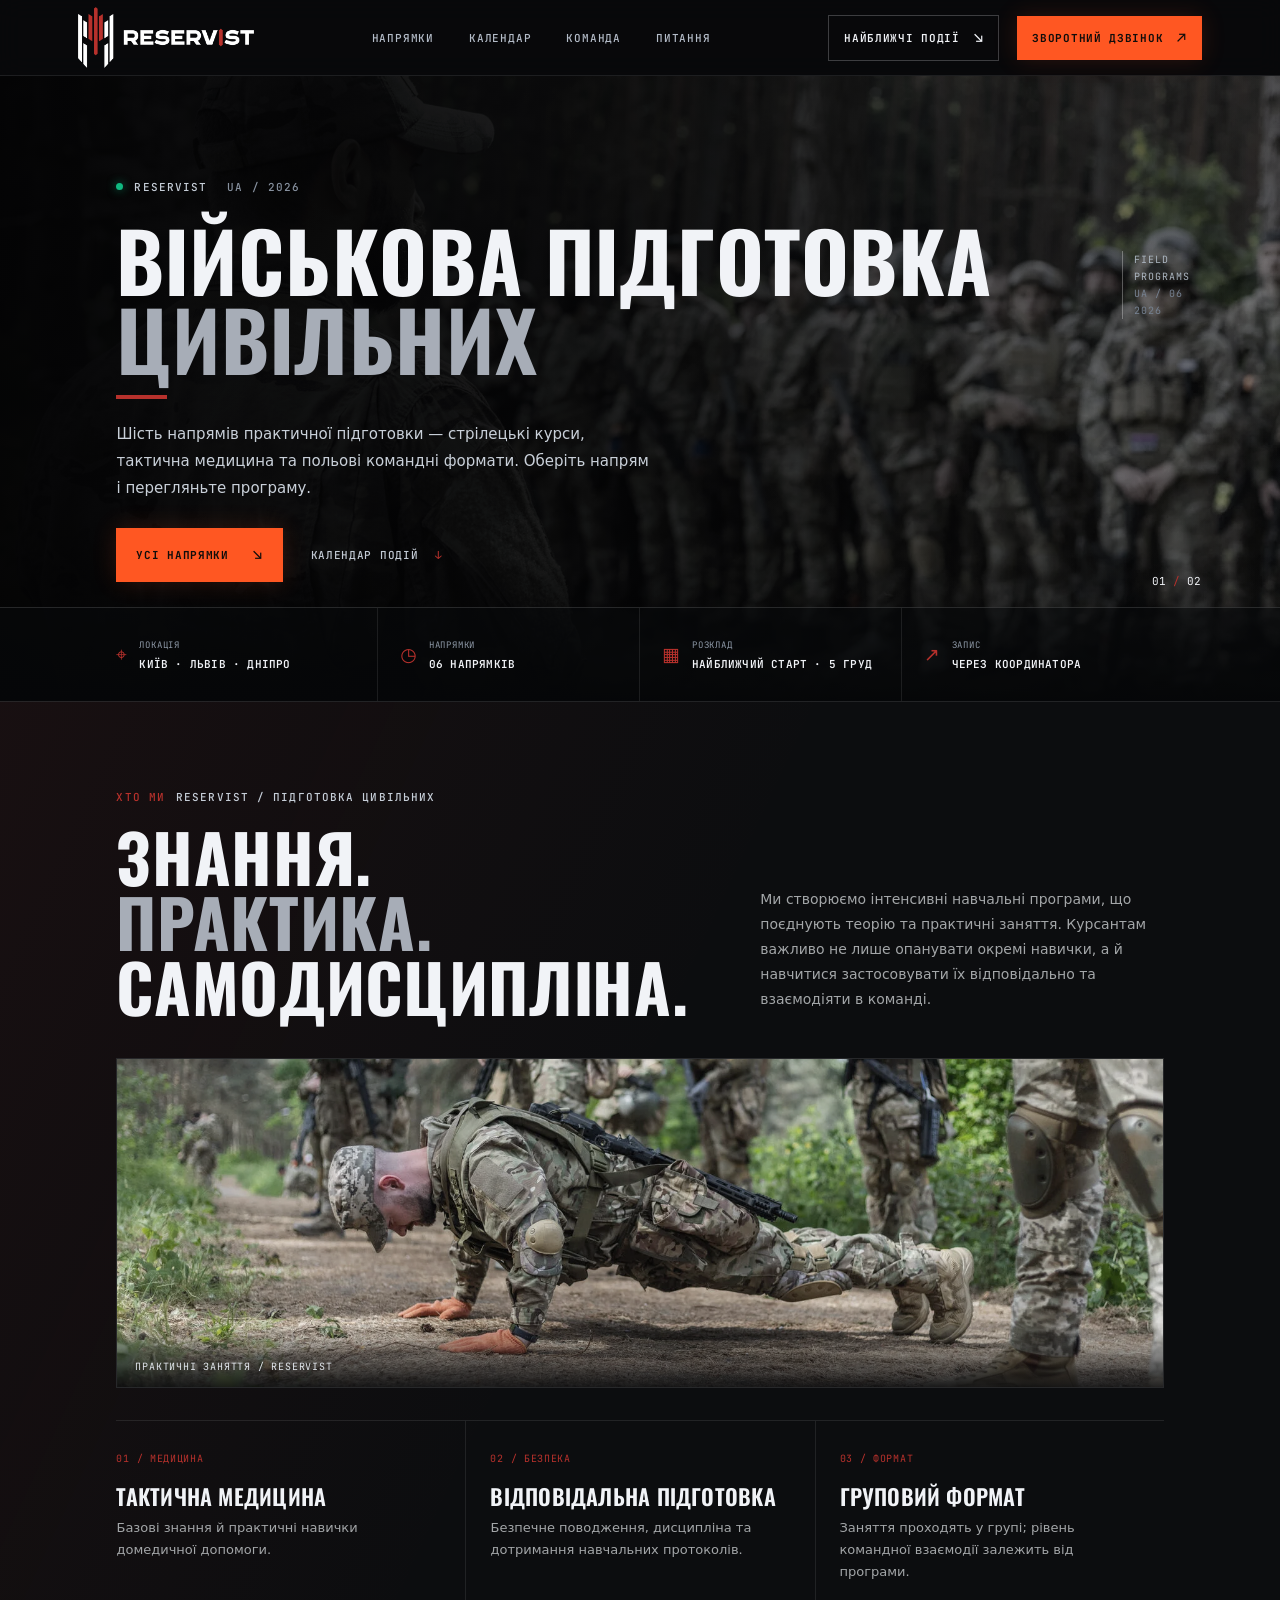
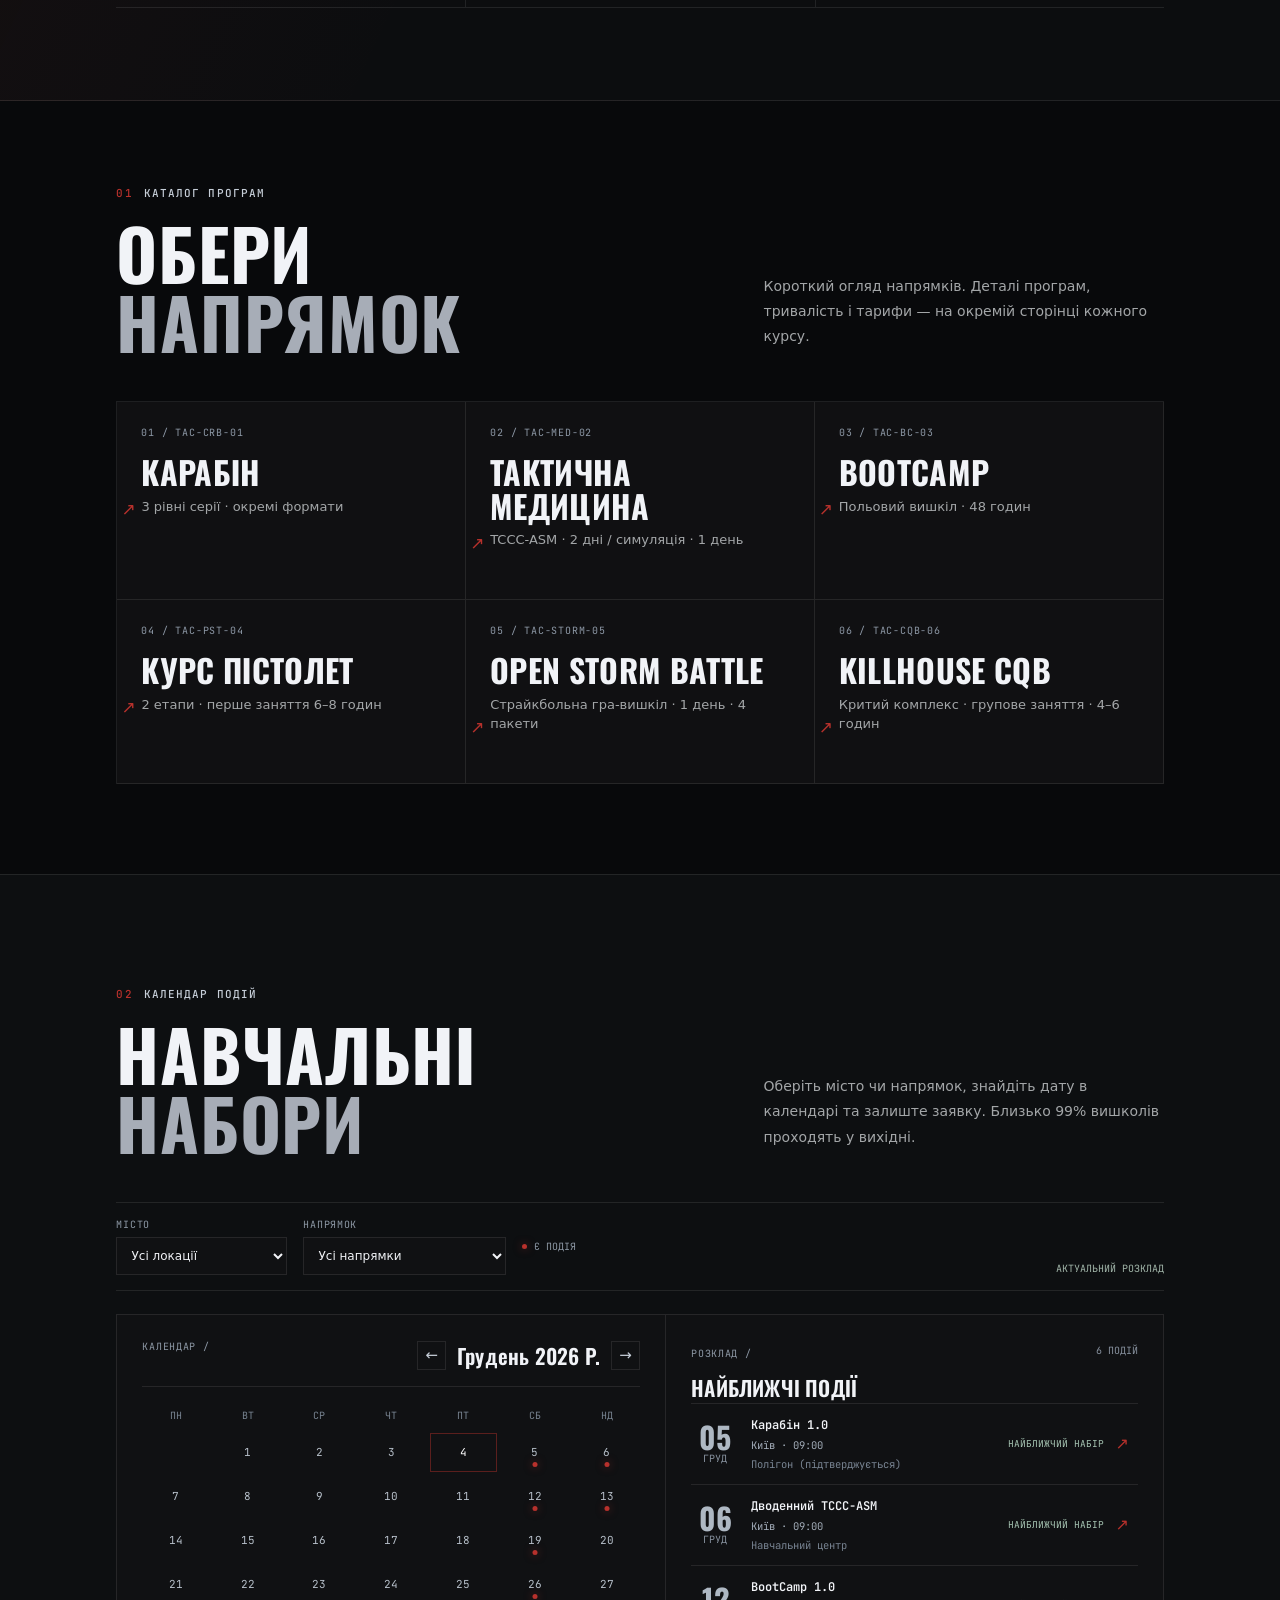
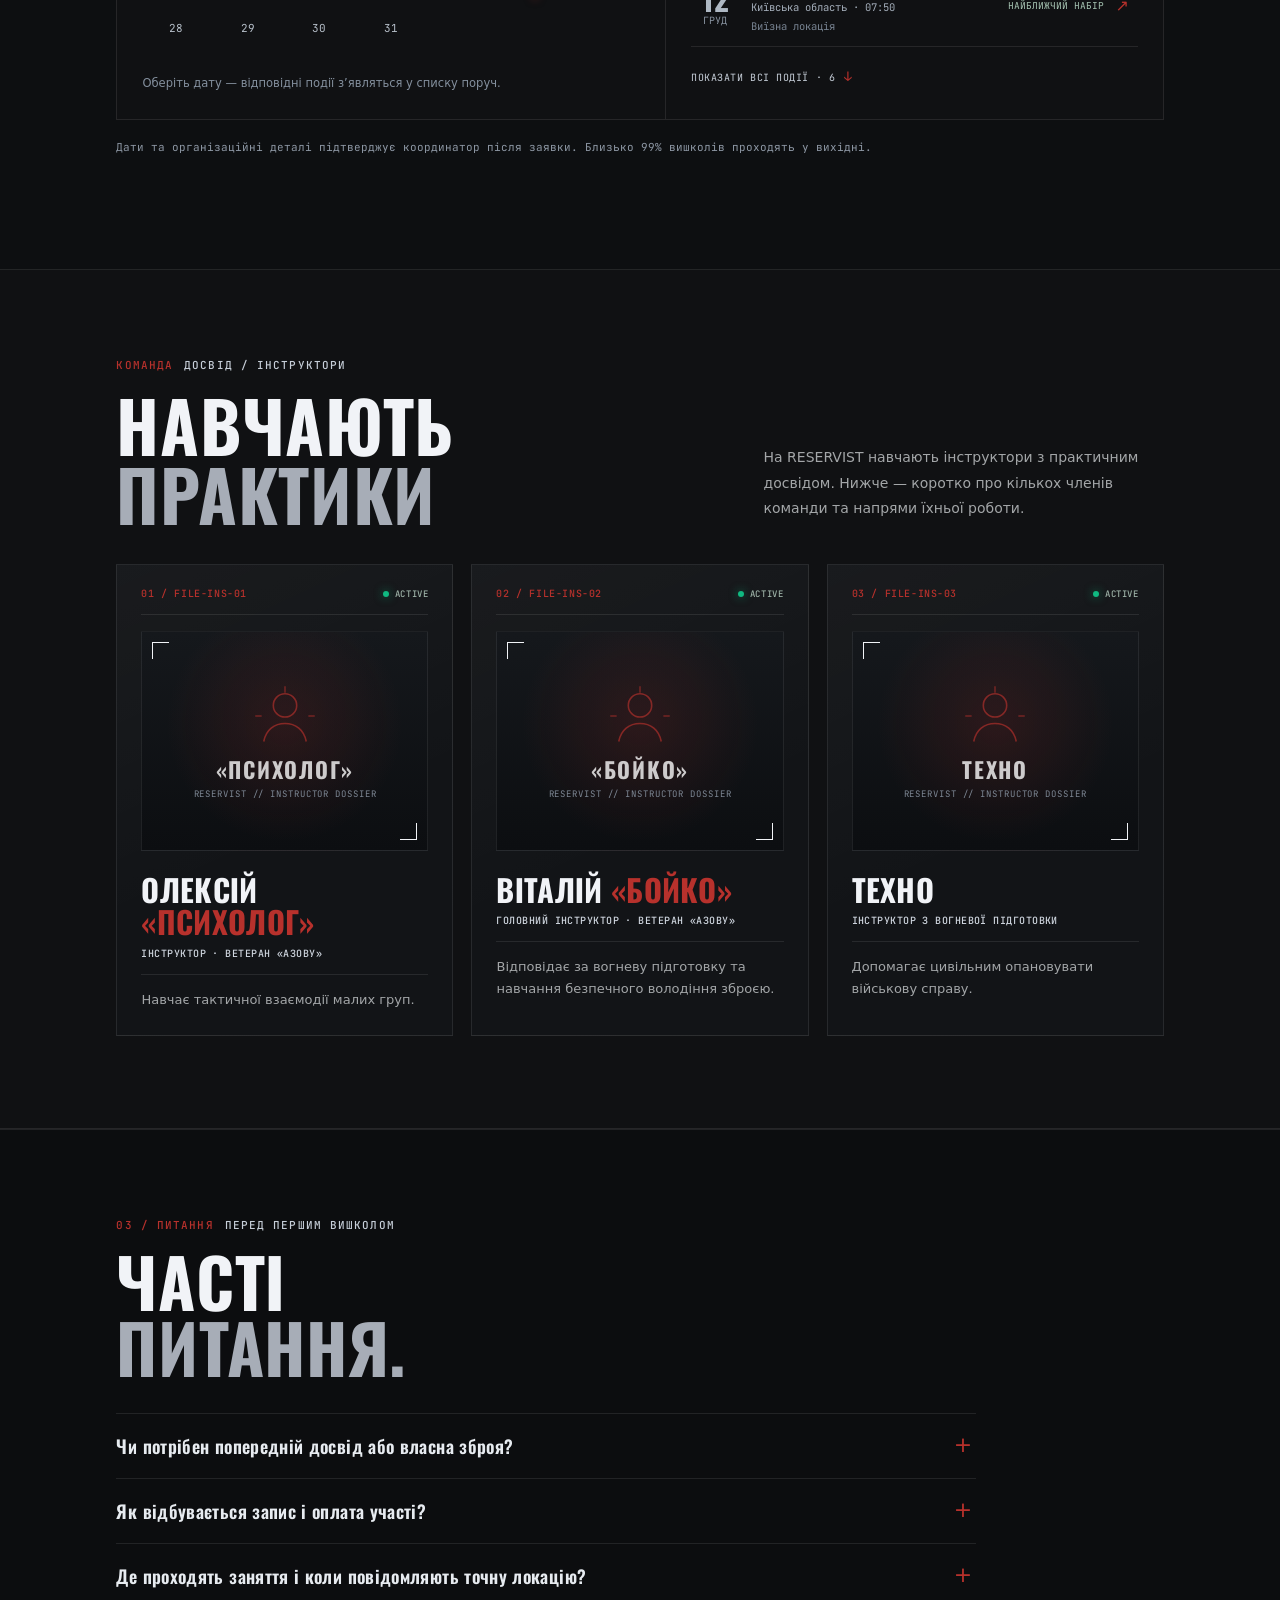
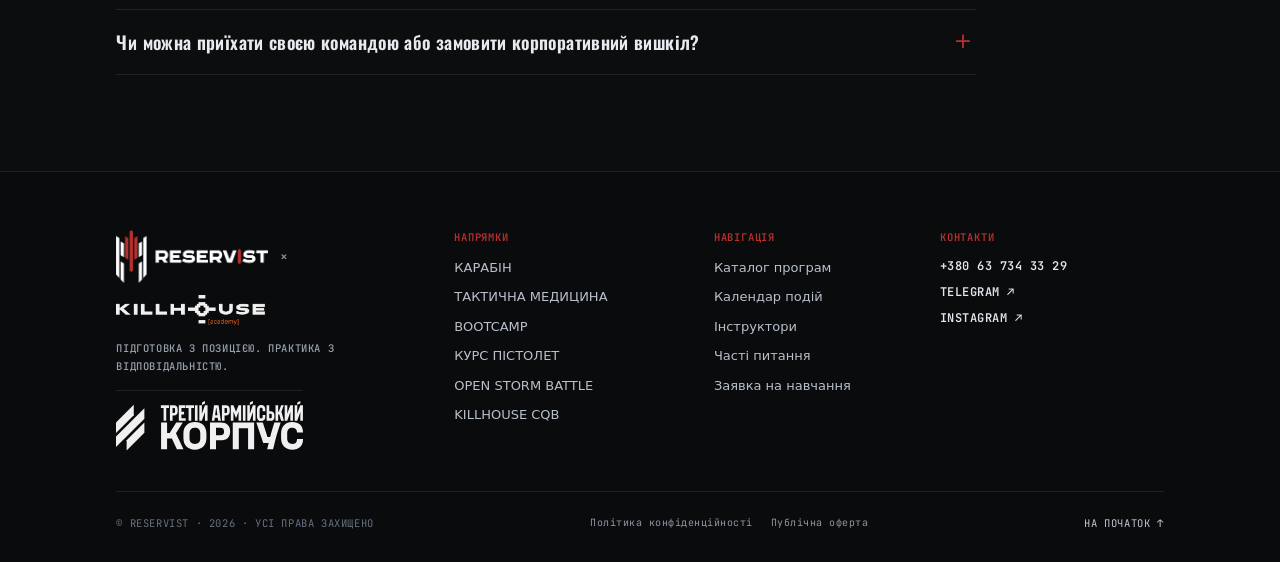
<file: index.html>
<!doctype html>
<html lang="uk">
  <head>
    <meta charset="UTF-8" />
    <meta name="viewport" content="width=device-width, initial-scale=1.0" />
    <meta name="theme-color" content="#08090b" />
    <meta name="description" content="RESERVIST — програми практичної підготовки: шість напрямків і календар навчальних подій." />
    <link rel="icon" type="image/svg+xml" href="assets/images/favicon.svg" />
    <title>RESERVIST — програми практичної підготовки</title>
    <link rel="preconnect" href="https://fonts.googleapis.com" />
    <link rel="preconnect" href="https://fonts.gstatic.com" crossorigin />
    <link href="https://fonts.googleapis.com/css2?family=JetBrains+Mono:wght@400;500;600;700&family=Oswald:wght@500;600;700&display=swap" rel="stylesheet" />
    <link rel="stylesheet" href="styles.css?v=22" />
    <script src="script.js?v=22" defer></script>
    <script src="cms-config.js?v=22" defer></script>
    <script src="cms-client.js?v=22" defer></script>
    <script src="cms-public.js?v=22" defer></script>
  </head>
  <body data-cms-page="home">
    <div class="site-shell">
      <header class="topbar">
        <a class="brand" href="#top" aria-label="RESERVIST — на початок">
          <img class="brand-logo" src="assets/images/reservist-logo.png" alt="RESERVIST — практична підготовка" />
        </a>
        <nav class="main-nav" aria-label="Головна навігація">
          <a href="#directions">НАПРЯМКИ</a>
          <a href="#calendar">КАЛЕНДАР</a>
          <a href="#team">КОМАНДА</a>
          <a href="#faq">ПИТАННЯ</a>
        </nav>
        <div class="nav-actions">
          <a class="button button-small button-outline" href="#calendar">НАЙБЛИЖЧІ ПОДІЇ <span>↘</span></a>
          <button type="button" class="button button-small button-primary" data-open-callback onclick="if(window.openCallbackModal){window.openCallbackModal(event)}else{var m=document.getElementById('callback-modal');if(m){m.hidden=false;m.style.display='flex';}}">ЗВОРОТНИЙ ДЗВІНОК <span>↗</span></button>
        </div>
        <button class="menu-toggle" type="button" aria-label="Відкрити меню" aria-expanded="false"><span></span><span></span></button>
      </header>

      <main id="top">
        <section class="hero directory-hero">
          <div class="hero-image" aria-hidden="true"></div>
          <div class="hero-content">
            <div class="eyebrow"><span class="live-dot"></span> RESERVIST <span class="eyebrow-code">UA / 2026</span></div>
            <h1>Військова підготовка<br /><span>цивільних</span></h1>
            <div class="title-stripe"></div>
            <p class="hero-description">Шість напрямів практичної підготовки — стрілецькі курси, тактична медицина та польові командні формати. Оберіть напрям і перегляньте програму.</p>
            <div class="hero-actions">
              <a class="button button-primary" href="#directions">УСІ НАПРЯМКИ <span>↘</span></a>
              <a class="text-link" href="#calendar">КАЛЕНДАР ПОДІЙ <span>↓</span></a>
            </div>
          </div>
          <div class="hero-side-code" aria-hidden="true">FIELD<br />PROGRAMS<br /><span>UA / 06<br />2026</span></div>
          <div class="hero-bottom">
            <div class="sensor"><span class="sensor-icon">⌖</span><div><span class="sensor-label">ЛОКАЦІЯ</span><strong>КИЇВ · ЛЬВІВ · ДНІПРО</strong></div></div>
            <div class="sensor"><span class="sensor-icon">◷</span><div><span class="sensor-label">НАПРЯМКИ</span><strong>06 НАПРЯМКІВ</strong></div></div>
            <div class="sensor"><span class="sensor-icon">▦</span><div><span class="sensor-label">РОЗКЛАД</span><strong>ЩОВИХІДНИХ · ЗА КАЛЕНДАРЕМ</strong></div></div>
            <div class="sensor"><span class="sensor-icon">↗</span><div><span class="sensor-label">ЗАПИС</span><strong>ЧЕРЕЗ КООРДИНАТОРА</strong></div></div>
          </div>
          <div class="hero-index">01 <span>/</span> 02</div>
        </section>

        <section class="about-section" aria-labelledby="about-heading">
          <div class="about-intro">
            <div>
              <div class="eyebrow"><span class="section-number">ХТО МИ</span> RESERVIST / ПІДГОТОВКА ЦИВІЛЬНИХ</div>
              <h2 id="about-heading">ЗНАННЯ.<br /><span>ПРАКТИКА.</span><br />САМОДИСЦИПЛІНА.</h2>
            </div>
            <p>Ми створюємо інтенсивні навчальні програми, що поєднують теорію та практичні заняття. Курсантам важливо не лише опанувати окремі навички, а й навчитися застосовувати їх відповідально та взаємодіяти в команді.</p>
          </div>
          <figure class="about-photo">
            <img
              src="assets/images/about-practice.webp"
              alt="Учасники практичного заняття RESERVIST на полігоні"
              loading="lazy"
            />
            <figcaption>ПРАКТИЧНІ ЗАНЯТТЯ / RESERVIST</figcaption>
          </figure>
          <div class="about-focus">
            <article class="about-focus-item">
              <span class="about-focus-index">01 / МЕДИЦИНА</span>
              <h3>ТАКТИЧНА МЕДИЦИНА</h3>
              <p>Базові знання й практичні навички домедичної допомоги.</p>
            </article>
            <article class="about-focus-item">
              <span class="about-focus-index">02 / БЕЗПЕКА</span>
              <h3>ВІДПОВІДАЛЬНА ПІДГОТОВКА</h3>
              <p>Безпечне поводження, дисципліна та дотримання навчальних протоколів.</p>
            </article>
            <article class="about-focus-item">
              <span class="about-focus-index">03 / ФОРМАТ</span>
              <h3>ГРУПОВИЙ ФОРМАТ</h3>
              <p>Заняття проходять у групі; рівень командної взаємодії залежить від програми.</p>
            </article>
          </div>
        </section>

        <section class="section directory-section" id="directions">
          <div class="section-heading">
            <div>
              <div class="eyebrow"><span class="section-number">01</span> КАТАЛОГ ПРОГРАМ</div>
              <h2>ОБЕРИ<br /><span>НАПРЯМОК</span></h2>
            </div>
            <p>Короткий огляд напрямків. Деталі програм, тривалість і тарифи — на окремій сторінці кожного курсу.</p>
          </div>
          <div class="direction-grid">
            <a class="direction-link" href="directions/carbine.html">
              <span class="direction-index">01 / TAC-CRB-01</span><span class="direction-title">КАРАБІН</span><span class="direction-description">3 рівні серії · окремі формати</span><span class="direction-arrow">↗</span>
            </a>
            <a class="direction-link" href="directions/medicine.html">
              <span class="direction-index">02 / TAC-MED-02</span><span class="direction-title">ТАКТИЧНА МЕДИЦИНА</span><span class="direction-description">TCCC-ASM · 2 дні / симуляція · 1 день</span><span class="direction-arrow">↗</span>
            </a>
            <a class="direction-link" href="directions/bootcamp.html">
              <span class="direction-index">03 / TAC-BC-03</span><span class="direction-title">BOOTCAMP</span><span class="direction-description">Польовий вишкіл · 48 годин</span><span class="direction-arrow">↗</span>
            </a>
            <a class="direction-link" href="directions/pistol.html">
              <span class="direction-index">04 / TAC-PST-04</span><span class="direction-title">КУРС ПІСТОЛЕТ</span><span class="direction-description">2 етапи · перше заняття 6–8 годин</span><span class="direction-arrow">↗</span>
            </a>
            <a class="direction-link" href="directions/open-storm.html">
              <span class="direction-index">05 / TAC-STORM-05</span><span class="direction-title">OPEN STORM BATTLE</span><span class="direction-description">Страйкбольна гра-вишкіл · 1 день · 4 пакети</span><span class="direction-arrow">↗</span>
            </a>
            <a class="direction-link" href="directions/killhouse-cqb.html">
              <span class="direction-index">06 / TAC-CQB-06</span><span class="direction-title">KILLHOUSE CQB</span><span class="direction-description">Критий комплекс · групове заняття · 4–6 годин</span><span class="direction-arrow">↗</span>
            </a>
          </div>
        </section>

        <section class="schedule-section calendar-section" id="calendar">
          <div class="section-heading">
            <div>
              <div class="eyebrow"><span class="section-number">02</span> КАЛЕНДАР ПОДІЙ</div>
              <h2>НАВЧАЛЬНІ<br /><span>НАБОРИ</span></h2>
            </div>
            <p>Оберіть місто або напрямок, знайдіть дату в календарі та залиште заявку. Близько 99% вишколів проходять у вихідні.</p>
          </div>
          <div class="schedule-toolbar">
            <label class="calendar-filter"><span>МІСТО</span>
              <select id="calendar-city" aria-label="Фільтр подій за містом">
                <option value="all">Усі локації</option><option value="Київ">Київ</option><option value="Київська область">Київська область</option><option value="Львів">Львів</option><option value="Дніпро">Дніпро</option>
              </select>
            </label>
            <label class="calendar-filter"><span>НАПРЯМОК</span>
              <select id="calendar-direction" aria-label="Фільтр подій за напрямком">
                <option value="all">Усі напрямки</option><option value="carbine">Карабін</option><option value="medicine">Тактична медицина</option><option value="bootcamp">Bootcamp</option><option value="pistol">Курс пістолет</option><option value="open-storm">Open Storm Battle</option><option value="killhouse-cqb">Killhouse CQB</option>
              </select>
            </label>
            <div class="calendar-legend"><span class="calendar-legend-dot"></span> Є ПОДІЯ</div>
            <span class="schedule-status is-demo">РОЗКЛАД НАБОРІВ</span>
          </div>
          <div class="calendar-hybrid">
            <section class="calendar-month" aria-labelledby="month-heading">
              <div class="month-toolbar">
                <span class="mono-label">КАЛЕНДАР /</span>
                <div class="month-controls">
                  <button type="button" class="month-nav" id="previous-month" aria-label="Попередній місяць">←</button>
                  <h3 id="month-heading" aria-live="polite"></h3>
                  <button type="button" class="month-nav" id="next-month" aria-label="Наступний місяць">→</button>
                </div>
              </div>
              <div class="month-grid" id="month-grid" role="grid" aria-labelledby="month-heading"></div>
              <p class="calendar-hint">Оберіть дату — відповідні події з’являться у списку поруч.</p>
            </section>
            <section class="calendar-agenda" aria-labelledby="agenda-heading">
              <div class="calendar-panel-heading">
                <div><span class="mono-label">РОЗКЛАД /</span><h3 id="agenda-heading">НАЙБЛИЖЧІ ПОДІЇ</h3></div>
                <span class="event-count" id="event-count">0 ПОДІЙ</span>
              </div>
              <div class="event-list" id="event-list" aria-live="polite"></div>
              <div class="event-list-controls" id="event-list-controls"></div>
            </section>
          </div>
          <p class="price-note">Точний час і точку збору підтверджує координатор після заявки. Близько 99% вишколів та ігор проходять у вихідні.</p>
        </section>

        <section class="team-section" id="team" aria-labelledby="team-heading">
          <div class="section-heading">
            <div>
              <div class="eyebrow"><span class="section-number">КОМАНДА</span> ДОСВІД / ІНСТРУКТОРИ</div>
              <h2 id="team-heading">НАВЧАЮТЬ<br /><span>ПРАКТИКИ</span></h2>
            </div>
            <p>На RESERVIST навчають інструктори з практичним досвідом. Нижче — коротко про кількох членів команди та напрями їхньої роботи.</p>
          </div>
          <div class="team-grid">
            <article class="team-card">
              <div class="team-card-header">
                <span class="team-card-index">01 / FILE-INS-01</span>
                <span class="team-card-status"><span class="live-dot"></span> ACTIVE</span>
              </div>
              <div class="team-card-portrait">
                <div class="team-card-silhouette">
                  <svg viewBox="0 0 64 64" fill="none" aria-hidden="true">
                    <circle cx="32" cy="22" r="11" stroke-width="1.5"/>
                    <path d="M12 56c2-11 10-17 20-17s18 6 20 17" stroke-width="1.5"/>
                    <line x1="32" y1="4" x2="32" y2="10" stroke-width="1.2"/>
                    <line x1="4" y1="32" x2="10" y2="32" stroke-width="1.2"/>
                    <line x1="54" y1="32" x2="60" y2="32" stroke-width="1.2"/>
                  </svg>
                  <span class="team-card-callsign-watermark">«ПСИХОЛОГ»</span>
                  <span class="team-card-dossier-tag">RESERVIST // INSTRUCTOR DOSSIER</span>
                </div>
              </div>
              <h3>ОЛЕКСІЙ <span>«ПСИХОЛОГ»</span></h3>
              <p class="team-card-role">ІНСТРУКТОР · ВЕТЕРАН «АЗОВУ»</p>
              <p class="team-card-description">Навчає тактичної взаємодії малих груп.</p>
            </article>
            <article class="team-card">
              <div class="team-card-header">
                <span class="team-card-index">02 / FILE-INS-02</span>
                <span class="team-card-status"><span class="live-dot"></span> ACTIVE</span>
              </div>
              <div class="team-card-portrait">
                <div class="team-card-silhouette">
                  <svg viewBox="0 0 64 64" fill="none" aria-hidden="true">
                    <circle cx="32" cy="22" r="11" stroke-width="1.5"/>
                    <path d="M12 56c2-11 10-17 20-17s18 6 20 17" stroke-width="1.5"/>
                    <line x1="32" y1="4" x2="32" y2="10" stroke-width="1.2"/>
                    <line x1="4" y1="32" x2="10" y2="32" stroke-width="1.2"/>
                    <line x1="54" y1="32" x2="60" y2="32" stroke-width="1.2"/>
                  </svg>
                  <span class="team-card-callsign-watermark">«БОЙКО»</span>
                  <span class="team-card-dossier-tag">RESERVIST // INSTRUCTOR DOSSIER</span>
                </div>
              </div>
              <h3>ВІТАЛІЙ <span>«БОЙКО»</span></h3>
              <p class="team-card-role">ГОЛОВНИЙ ІНСТРУКТОР · ВЕТЕРАН «АЗОВУ»</p>
              <p class="team-card-description">Відповідає за вогневу підготовку та навчання безпечного володіння зброєю.</p>
            </article>
            <article class="team-card">
              <div class="team-card-header">
                <span class="team-card-index">03 / FILE-INS-03</span>
                <span class="team-card-status"><span class="live-dot"></span> ACTIVE</span>
              </div>
              <div class="team-card-portrait">
                <div class="team-card-silhouette">
                  <svg viewBox="0 0 64 64" fill="none" aria-hidden="true">
                    <circle cx="32" cy="22" r="11" stroke-width="1.5"/>
                    <path d="M12 56c2-11 10-17 20-17s18 6 20 17" stroke-width="1.5"/>
                    <line x1="32" y1="4" x2="32" y2="10" stroke-width="1.2"/>
                    <line x1="4" y1="32" x2="10" y2="32" stroke-width="1.2"/>
                    <line x1="54" y1="32" x2="60" y2="32" stroke-width="1.2"/>
                  </svg>
                  <span class="team-card-callsign-watermark">ТЕХНО</span>
                  <span class="team-card-dossier-tag">RESERVIST // INSTRUCTOR DOSSIER</span>
                </div>
              </div>
              <h3>ТЕХНО</h3>
              <p class="team-card-role">ІНСТРУКТОР З ВОГНЕВОЇ ПІДГОТОВКИ</p>
              <p class="team-card-description">Допомагає цивільним опановувати військову справу.</p>
            </article>
          </div>
        </section>

        <section class="reviews-section" id="reviews" aria-labelledby="reviews-heading" hidden>
          <div class="section-heading">
            <div>
              <div class="eyebrow"><span class="section-number">ВІДГУКИ</span> ДОСВІД УЧАСНИКІВ</div>
              <h2 id="reviews-heading">ВІДГУКИ<br /><span>КУРСАНТІВ</span></h2>
            </div>
            <p>Реальні враження випускників після проходження практичних курсів і польових вишколів RESERVIST.</p>
          </div>
          <div class="reviews-grid"></div>
        </section>

        <section class="carbine-faq" id="faq" aria-labelledby="home-faq-heading">
          <div class="eyebrow"><span class="section-number">03 / ПИТАННЯ</span> ПЕРЕД ПЕРШИМ ВИШКОЛОМ</div>
          <h2 id="home-faq-heading">ЧАСТІ<br /><span>ПИТАННЯ.</span></h2>
          <div class="carbine-faq-list">
            <details>
              <summary>Чи потрібен попередній досвід або власна зброя?</summary>
              <p>Ні. Більшість базових програм («Карабін 1.0», «Пістолет 1.0», «Дводенний TCCC-ASM», «Bootcamp 1.0», «Open Storm Battle») розраховані на цивільних з нуля. Усе необхідне навчальне спорядження або прокатний комплект можна обрати під час запису.</p>
            </details>
            <details>
              <summary>Як відбувається запис і оплата участі?</summary>
              <p>На сайті немає автоматичного списання коштів. Ви обираєте курс або дату й залишаєте контакти — координатор відділу продзвону зв’язується з вами, відповідає на організаційні питання, підтверджує набір та надсилає реквізити для бронювання.</p>
            </details>
            <details>
              <summary>Де проходять заняття і коли повідомляють точну локацію?</summary>
              <p>Вишколи проходять на спеціалізованих стрільбищах, полігонах та у критих навчальних комплексах (Київ, Київська область, Львів, Дніпро). З міркувань безпеки точну точку збору та час координатор повідомляє підтвердженим учасникам набору.</p>
            </details>
            <details>
              <summary>Чи можна приїхати своєю командою або замовити корпоративний вишкіл?</summary>
              <p>Так. Ви можете долучитися групою друзів до відкритого набору в календарі або узгодити окремий командний виїзд (зокрема у форматах Open Storm Battle, Killhouse CQB чи тактичної медицини).</p>
            </details>
          </div>
        </section>
      </main>

      <footer class="footer">
        <div class="footer-grid">
          <div class="footer-brand-col">
            <div class="footer-brand-lockup">
              <a class="brand" href="#top" aria-label="RESERVIST — на початок"><img class="brand-logo" src="assets/images/reservist-logo.png" alt="RESERVIST — практична підготовка" /></a>
              <span class="footer-brand-x" aria-hidden="true">×</span>
              <a href="https://killhouse.academy/tactic" target="_blank" rel="noreferrer" aria-label="KILLHOUSE Academy"><img class="footer-partner-logo" src="assets/images/killhouse-logo.png" alt="KILLHOUSE Academy" /></a>
            </div>
            <p class="footer-tagline">ПІДГОТОВКА З ПОЗИЦІЄЮ. ПРАКТИКА З ВІДПОВІДАЛЬНІСТЮ.</p>
            <div class="footer-corps-lockup">
              <img class="footer-corps-logo" src="assets/images/3ak-logo.svg" alt="Третій армійський корпус" />
            </div>
          </div>
          <div class="footer-col">
            <span class="footer-col-title">НАПРЯМКИ</span>
            <a href="directions/carbine.html">Карабін</a>
            <a href="directions/medicine.html">Тактична медицина</a>
            <a href="directions/bootcamp.html">Bootcamp</a>
            <a href="directions/pistol.html">Курс пістолет</a>
            <a href="directions/open-storm.html">Open Storm Battle</a>
            <a href="directions/killhouse-cqb.html">Killhouse CQB</a>
          </div>
          <div class="footer-col">
            <span class="footer-col-title">НАВІГАЦІЯ</span>
            <a href="#directions">Каталог програм</a>
            <a href="#calendar">Календар подій</a>
            <a href="#team">Інструктори</a>
            <a href="#faq">Часті питання</a>
            <a href="booking.html">Заявка на навчання</a>
          </div>
          <div class="footer-col">
            <span class="footer-col-title">КОНТАКТИ</span>
            <nav class="footer-links" aria-label="Контакти">
              <a href="tel:+380637343329">+380 63 734 33 29</a>
            </nav>
          </div>
        </div>
        <div class="footer-bottom">
          <span class="footer-copy">© RESERVIST · 2026 · УСІ ПРАВА ЗАХИЩЕНО</span>
          <div class="footer-legal-links">
            <a href="privacy.html">Політика конфіденційності</a>
            <a href="offer.html">Публічна оферта</a>
          </div>
          <a href="#top" class="back-top">НА ПОЧАТОК ↑</a>
        </div>
      </footer>
    </div>

    <div id="callback-modal" class="callback-modal" hidden role="dialog" aria-modal="true" aria-labelledby="callback-modal-title" style="position:fixed;inset:0;z-index:99999;display:none;align-items:center;justify-content:center;padding:20px;">
      <div class="callback-modal-backdrop" data-close-callback onclick="if(window.closeCallbackModal){window.closeCallbackModal(event)}else{var m=document.getElementById('callback-modal');if(m){m.hidden=true;m.style.display='none';}}" style="position:absolute;inset:0;background:rgba(6,7,9,.84);backdrop-filter:blur(5px);"></div>
      <div class="callback-modal-dialog" style="position:relative;z-index:1;width:min(540px,100%);max-height:92vh;overflow-y:auto;padding:28px 30px;border:1px solid rgba(255,255,255,.12);background:#101113;box-shadow:0 24px 64px rgba(0,0,0,.78);">
        <div class="callback-modal-header" style="display:flex;justify-content:space-between;align-items:flex-start;gap:16px;margin-bottom:12px;">
          <div>
            <div class="eyebrow"><span class="live-dot"></span> RESERVIST / ВІДДІЛ ПРОДЗВОНУ</div>
            <h2 id="callback-modal-title" style="margin:10px 0 0;font:700 clamp(26px,3.5vw,36px)/1 var(--display);">ЗВОРОТНИЙ <span style="color:var(--muted)">ДЗВІНОК</span></h2>
          </div>
          <button type="button" class="callback-modal-close" data-close-callback onclick="if(window.closeCallbackModal){window.closeCallbackModal(event)}else{var m=document.getElementById('callback-modal');if(m){m.hidden=true;m.style.display='none';}}" aria-label="Закрити вікно" style="width:34px;height:34px;flex:0 0 34px;border:1px solid var(--line);background:#0b0c0e;color:var(--muted);cursor:pointer;">✕</button>
        </div>
        <p class="callback-modal-lead" style="margin:0 0 20px;color:var(--muted);font-size:13px;line-height:1.7;">Залиште контакти та напишіть, що саме вас цікавить — координатор зателефонує, відповість на питання й допоможе підібрати курс або дату.</p>
        <form id="callback-modal-form" class="booking-form callback-modal-form" style="padding:0;border:0;background:transparent;">
          <div class="form-two-columns">
            <div>
              <label for="callback-name">ІМ’Я</label>
              <input id="callback-name" name="name" autocomplete="name" placeholder="Як до вас звертатися" required />
            </div>
            <div>
              <label for="callback-phone">НОМЕР ТЕЛЕФОНУ</label>
              <input id="callback-phone" name="phone" type="tel" autocomplete="tel" placeholder="+380…" required />
            </div>
          </div>
          <label for="callback-city">МІСТО</label>
          <input id="callback-city" name="city" placeholder="Напр. Київ, Львів, Дніпро" />
          <label for="callback-question">ПИТАННЯ АБО КУРС, ЯКИЙ ЦІКАВИТЬ</label>
          <textarea id="callback-question" name="question" rows="3" placeholder="Напр. Хочу підібрати курс з нуля або дізнатися про найближчі дати" style="width:100%;padding:11px 12px;margin:0 0 18px;background:#0b0c0e;color:var(--text);border:1px solid rgba(255,255,255,.11);border-radius:0;font:13px/1.6 var(--body);resize:vertical;"></textarea>
          <button type="submit" class="button button-primary form-submit">ЗАМОВИТИ ДЗВІНОК <span>↗</span></button>
          <div class="form-feedback" aria-live="polite"></div>
          <div class="callback-direct-links">
            <span>Зручніше написати в месенджер?</span>
            <a href="https://t.me/Reservist_Manager" target="_blank" rel="noreferrer" data-telegram-link>НАПИСАТИ В TELEGRAM ↗</a>
          </div>
        </form>
      </div>
    </div>
  </body>
</html>
</file>
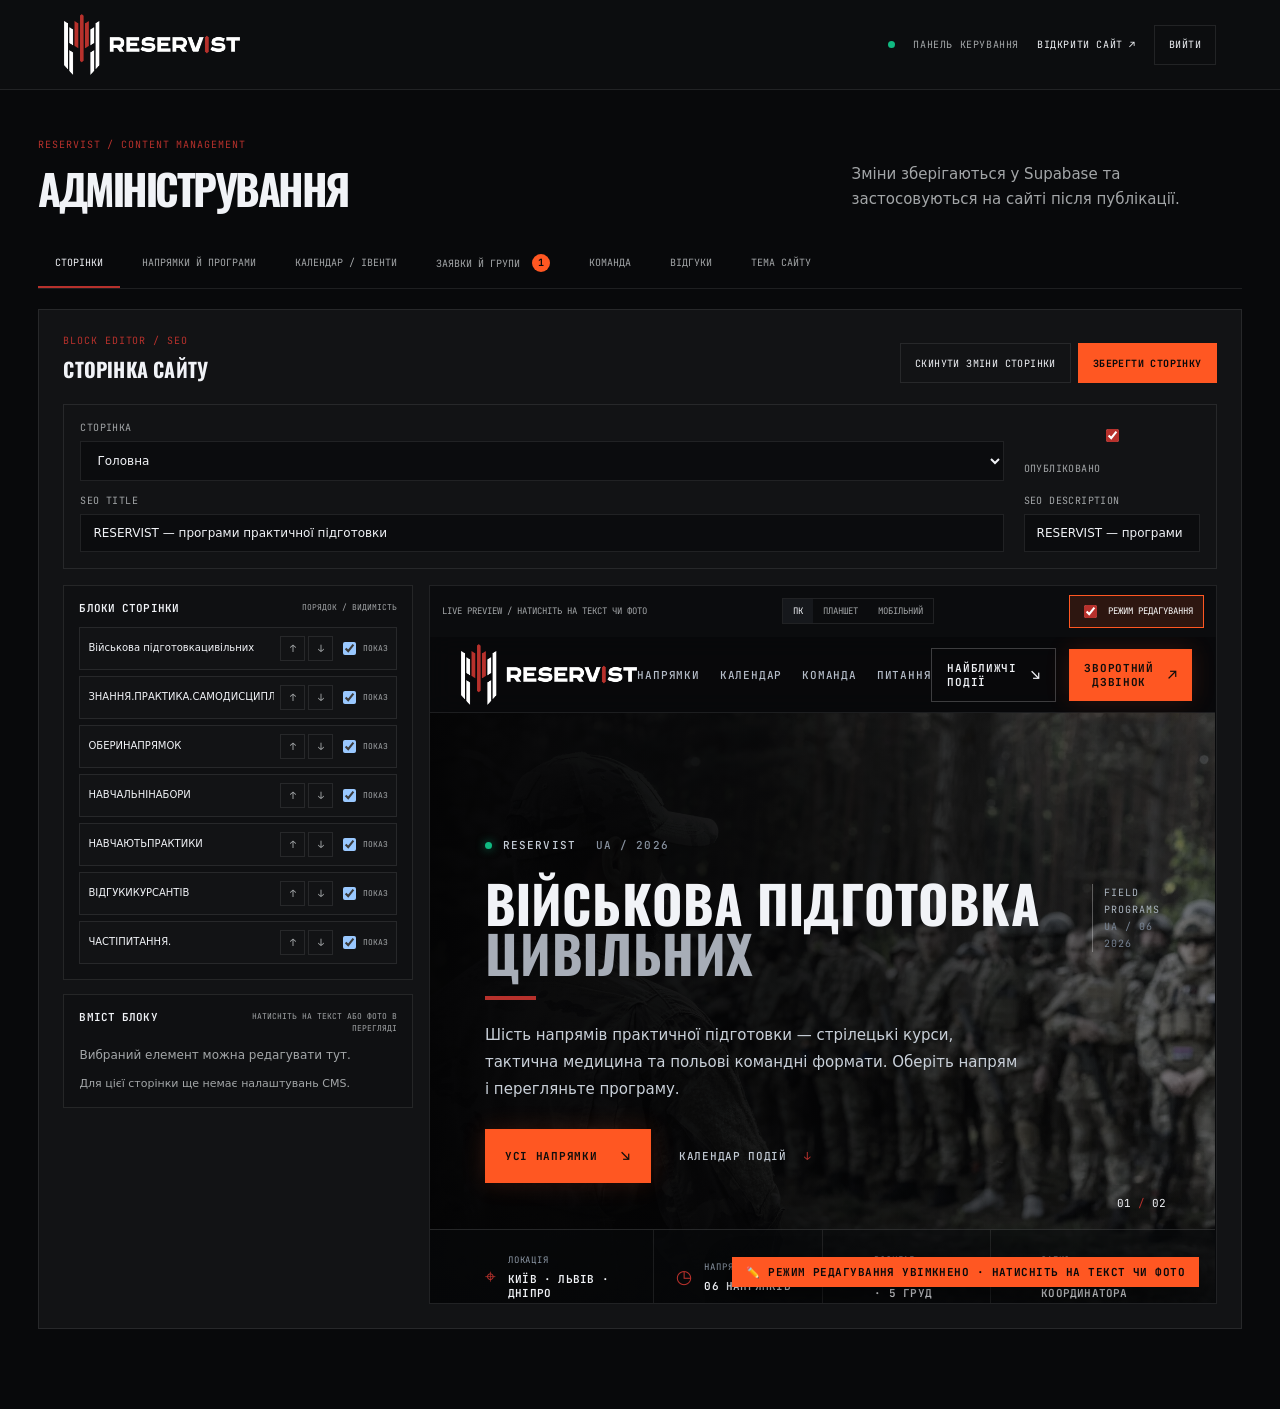
<file: admin.html>
<!doctype html>
<html lang="uk">
  <head>
    <meta charset="UTF-8" />
    <meta name="viewport" content="width=device-width, initial-scale=1.0" />
    <meta name="theme-color" content="#08090b" />
    <meta name="robots" content="noindex, nofollow" />
    <link rel="icon" type="image/svg+xml" href="assets/images/favicon.svg" />
    <title>Адміністрування — RESERVIST</title>
    <link rel="preconnect" href="https://fonts.googleapis.com" />
    <link rel="preconnect" href="https://fonts.gstatic.com" crossorigin />
    <link href="https://fonts.googleapis.com/css2?family=JetBrains+Mono:wght@400;500;600;700&family=Oswald:wght@500;600;700&display=swap" rel="stylesheet" />
    <link rel="stylesheet" href="styles.css?v=22" />
    <link rel="stylesheet" href="admin.css?v=22" />
    <script src="cms-config.js?v=16" defer></script>
    <script src="cms-client.js?v=16" defer></script>
    <script src="admin.js?v=16" defer></script>
  </head>
  <body class="cms-admin-page">
    <header class="cms-header">
      <a class="brand" href="index.html" aria-label="RESERVIST — публічний сайт">
        <img class="brand-logo" src="assets/images/reservist-logo.png" alt="RESERVIST" />
      </a>
      <div class="cms-header-actions">
        <span class="cms-status-dot" aria-hidden="true"></span>
        <span>ПАНЕЛЬ КЕРУВАННЯ</span>
        <a href="index.html" target="_blank" rel="noreferrer">ВІДКРИТИ САЙТ ↗</a>
        <button id="cms-signout" class="cms-button cms-button-quiet" type="button" hidden>ВИЙТИ</button>
      </div>
    </header>

    <main class="cms-main">
      <section id="cms-login-view" class="cms-login-panel">
        <div class="cms-eyebrow">ЗАХИЩЕНА АВТОРИЗАЦІЯ / ADMIN ACCESS</div>
        <h1>ВХІД ДО<br /><span>АДМІН-ПАНЕЛІ</span></h1>
        <p>Увійдіть через Supabase-акаунт, якому адміністратор надав роль RESERVIST.</p>
        <form id="cms-login-form" class="cms-form">
          <label for="cms-email">EMAIL</label>
          <input id="cms-email" name="email" type="email" autocomplete="username" required />
          <label for="cms-password">ПАРОЛЬ</label>
          <input id="cms-password" name="password" type="password" autocomplete="current-password" required />
          <button class="cms-button cms-button-primary" type="submit">УВІЙТИ <span>↗</span></button>
          <p id="cms-login-message" class="cms-feedback" role="status"></p>
        </form>
      </section>

      <section id="cms-workspace" hidden>
        <div class="cms-workspace-heading">
          <div>
            <div class="cms-eyebrow">RESERVIST / CONTENT MANAGEMENT</div>
            <h1>АДМІНІСТРУВАННЯ</h1>
          </div>
          <p>Зміни зберігаються у Supabase та застосовуються на сайті після публікації.</p>
        </div>

        <nav class="cms-tabs" aria-label="Розділи адмін-панелі">
          <button type="button" class="is-active" data-cms-tab="pages">СТОРІНКИ</button>
          <button type="button" data-cms-tab="courses">НАПРЯМКИ Й ПРОГРАМИ</button>
          <button type="button" data-cms-tab="events">КАЛЕНДАР / ІВЕНТИ</button>
          <button type="button" data-cms-tab="applications">ЗАЯВКИ Й ГРУПИ <span id="cms-new-apps-badge" class="cms-tab-badge" hidden>0</span></button>
          <button type="button" data-cms-tab="team">КОМАНДА</button>
          <button type="button" data-cms-tab="reviews">ВІДГУКИ</button>
          <button type="button" data-cms-tab="theme">ТЕМА САЙТУ</button>
        </nav>

        <section class="cms-panel is-active" data-cms-panel="pages">
          <div class="cms-panel-heading">
            <div><div class="cms-eyebrow">BLOCK EDITOR / SEO</div><h2>СТОРІНКА САЙТУ</h2></div>
            <div class="cms-inline-actions">
              <button id="cms-reset-page" class="cms-button cms-button-quiet" type="button">СКИНУТИ ЗМІНИ СТОРІНКИ</button>
              <button id="cms-save-page" class="cms-button cms-button-primary" type="button">ЗБЕРЕГТИ СТОРІНКУ</button>
            </div>
          </div>
          <div class="cms-page-toolbar">
            <label>СТОРІНКА
              <select id="cms-page-select">
                <option value="home">Головна</option>
                <option value="booking">Запис</option>
                <option value="carbine">Карабін</option>
                <option value="medicine">Тактична медицина</option>
                <option value="bootcamp">Bootcamp</option>
                <option value="pistol">Курс пістолет</option>
                <option value="open-storm">Open Storm Battle</option>
                <option value="killhouse-cqb">Killhouse CQB</option>
              </select>
            </label>
            <label class="cms-publish-toggle"><input id="cms-page-published" type="checkbox" checked /> ОПУБЛІКОВАНО</label>
            <label>SEO TITLE <input id="cms-seo-title" maxlength="160" /></label>
            <label>SEO DESCRIPTION <input id="cms-seo-description" maxlength="320" /></label>
          </div>
          <div class="cms-page-editor">
            <aside class="cms-editor-sidebar">
              <div class="cms-editor-section">
                <div class="cms-editor-section-heading"><h3>БЛОКИ СТОРІНКИ</h3><span>ПОРЯДОК / ВИДИМІСТЬ</span></div>
                <ol id="cms-block-list" class="cms-block-list"></ol>
              </div>
              <div class="cms-editor-section">
                <div class="cms-editor-section-heading"><h3>ВМІСТ БЛОКУ</h3><span>НАТИСНІТЬ НА ТЕКСТ АБО ФОТО В ПЕРЕГЛЯДІ</span></div>
                <p id="cms-selection-empty" class="cms-selection-empty">Вибраний елемент можна редагувати тут.</p>
                <div id="cms-field-editor" hidden>
                  <div id="cms-dynamic-tab-notice" class="cms-note" hidden style="margin:0 0 10px;padding:10px 12px;border:1px solid rgba(255,87,34,.45);background:rgba(255,87,34,.08);">
                    <span id="cms-dynamic-tab-text" style="display:block;margin-bottom:8px;color:var(--text);">Цей елемент підтягується з бази даних.</span>
                    <button id="cms-dynamic-tab-jump" class="cms-button cms-button-primary" type="button" style="min-height:32px;padding:6px 12px;">ПЕРЕЙТИ ДО РЕДАГУВАННЯ У БАЗІ ↗</button>
                  </div>
                  <label id="cms-field-label" for="cms-field-value">ВИБРАНИЙ ЕЛЕМЕНТ</label>
                  <textarea id="cms-field-value" rows="3"></textarea>
                  <label id="cms-image-alt-wrap" hidden>ALT ОПИС ЗОБРАЖЕННЯ
                    <input id="cms-image-alt" />
                  </label>
                  <label id="cms-image-upload-wrap" class="cms-file-label" hidden>ЗАМІНИТИ ФОТО
                    <input id="cms-image-upload" type="file" accept="image/jpeg,image/png,image/webp,image/avif" />
                  </label>
                  <div class="cms-inline-actions">
                    <button id="cms-save-field" class="cms-button cms-button-primary" type="button">ЗБЕРЕГТИ ТЕКСТ</button>
                    <button id="cms-clear-field" class="cms-button cms-button-quiet" type="button">СКИНУТИ</button>
                  </div>
                </div>
                <p id="cms-page-message" class="cms-feedback" role="status"></p>
              </div>
            </aside>
            <div class="cms-preview-wrap">
              <div class="cms-preview-heading"><span>LIVE PREVIEW / НАТИСНІТЬ НА ТЕКСТ ЧИ ФОТО</span><div class="cms-device-switch" role="group" aria-label="Розмір перегляду"><button type="button" class="is-active" data-device="desktop">ПК</button><button type="button" data-device="tablet">ПЛАНШЕТ</button><button type="button" data-device="mobile">МОБІЛЬНИЙ</button></div><label><input id="cms-edit-mode" type="checkbox" checked /> РЕЖИМ РЕДАГУВАННЯ</label></div>
              <iframe id="cms-preview" title="Попередній перегляд сторінки RESERVIST"></iframe>
            </div>
          </div>
        </section>

        <section class="cms-panel" data-cms-panel="courses" hidden>
          <div class="cms-panel-heading">
            <div><div class="cms-eyebrow">CATALOG / PROGRAMS</div><h2>НАПРЯМКИ Й ПРОГРАМИ</h2></div>
            <div class="cms-inline-actions">
              <button id="cms-toggle-quick-launch" class="cms-button cms-button-primary" type="button">⚡ СТВОРИТИ НОВИЙ КУРС / ГРУ В 1 КРОК</button>
            </div>
          </div>

          <section id="cms-quick-launch-card" class="cms-quick-launch-card" hidden>
            <div class="cms-quick-launch-header">
              <div>
                <div class="cms-eyebrow">МАЙСТЕР ШВИДКОГО ЗАПУСКУ / 1-STEP WIZARD</div>
                <h3>⚡ ШВИДКЕ ДОДАВАННЯ НОВОГО КУРСУ АБО ГРИ НА САЙТ</h3>
                <p>Заповніть прості поля людською мовою — система сама створить <strong>сторінку курсу</strong>, <strong>картки тарифів</strong>, <strong>FAQ</strong>, <strong>підключить форму запису</strong> та <strong>додасть подію в календар</strong>. Жодних технічних кодів вручну.</p>
              </div>
              <div class="cms-inline-actions" style="margin-top:0;">
                <button id="cms-preset-airsoft" class="cms-button cms-button-quiet" type="button">🎯 ЗАПОВНИТИ ШАБЛОН: СТРАЙКБОЛ НА ВІДКРИТОМУ ПОЛІГОНІ</button>
                <button id="cms-close-quick-launch" class="cms-button cms-button-quiet" type="button">ЗГОРНУТИ ✕</button>
              </div>
            </div>
            <form id="cms-quick-launch-form" class="cms-form cms-quick-launch-form">
              <div class="cms-quick-launch-grid">
                <div class="cms-quick-launch-col">
                  <label>1. НАЗВА НОВОГО КУРСУ АБО ІВЕНТУ <input name="name" placeholder="Напр. Страйкбольні ігри на відкритому полігоні" required /></label>
                  <label>2. КОРОТКИЙ ОПИС (для головної сторінки) <input name="summary" placeholder="Напр. Відкритий полігон · 1 день · власне спорядження або прокат" required /></label>
                  <div class="cms-form-row cms-form-row-even">
                    <label>3. МІСТА ПРОВЕДЕННЯ <input name="cities" placeholder="Київ, Львів" value="Київ" required /></label>
                    <label>4. ТРИВАЛІСТЬ / ФОРМАТ <input name="duration_label" placeholder="1 день · Відкритий полігон" value="1 день · Відкритий полігон" required /></label>
                  </div>
                  <label>5. ОПИС НА СТОРІНЦІ КУРСУ <textarea name="description" rows="3" placeholder="Динамічна тактична гра на відкритому полігоні з інструкторським супроводом. Можна приїхати зі своїм спорядженням або взяти комплект у прокат."></textarea></label>
                  <div class="cms-form-row cms-form-row-even">
                    <label>ФОТО ОБКЛАДИНКИ (ШАБЛОН АБО URL)
                      <input name="hero_image_url" list="cms-preset-images" placeholder="assets/images/open-storm-field.webp" value="assets/images/open-storm-field.webp" />
                      <datalist id="cms-preset-images">
                        <option value="assets/images/open-storm-field.webp">Відкритий полігон — страйкбол</option>
                        <option value="assets/images/open-storm-hero.webp">Командний брифінг</option>
                        <option value="assets/images/bootcamp-hero.jpg">Польовий вишкіл</option>
                        <option value="assets/images/carbine-hero.webp">Стрілецький полігон (Карабін)</option>
                        <option value="assets/images/pistol-hero.jpg">Стрільбище (Пістолет)</option>
                        <option value="assets/images/medicine-hero.webp">Тактична медицина</option>
                      </datalist>
                    </label>
                    <label class="cms-file-label">АБО ЗАВАНТАЖИТИ ФОТО З КОМП’ЮТЕРА
                      <input name="hero_image_file" type="file" accept="image/jpeg,image/png,image/webp,image/avif" />
                    </label>
                  </div>
                </div>
                <div class="cms-quick-launch-col">
                  <label>6. ПАКЕТИ УЧАСТІ / ТАРИФИ (кожен рядок: <code>Назва пакета :: Ціна в ₴ :: Короткий опис</code>)
                    <textarea name="tariffs_text" rows="5" required placeholder="Власне спорядження :: 1000 :: Квиток на гру зі своїм комплектом&#10;Базовий прокат :: 2000 :: Квиток, привід AK/AR, магазин, кульки та захист очей&#10;Повний комплект :: 2500 :: Усе включено: привід, форма, захист, плитоноска й шолом">Стандартний квиток :: 1500 :: Участь у програмі під супроводом інструкторів</textarea>
                  </label>
                  <div class="cms-quick-launch-event-box">
                    <span class="cms-eyebrow">7. ПЕРША ДАТА В КАЛЕНДАРІ (НЕОБОВ’ЯЗКОВО — СТВОРИТЬ ПОДІЮ АВТОМАТИЧНО)</span>
                    <div class="cms-form-row cms-form-row-even">
                      <label>ДАТА ПРОВЕДЕННЯ <input name="event_date" type="date" /></label>
                      <label>ЧАС ПОЧАТКУ <input name="event_time" type="time" value="09:00" /></label>
                    </div>
                    <div class="cms-form-row cms-form-row-even">
                      <label>ЛОКАЦІЯ / ПРИМІТКА <input name="event_venue" placeholder="Напр. Відкритий полігон (точку збору надає координатор)" /></label>
                      <label>ПОВТОРИТИ ЩОТИЖНЯ <input name="repeat_weeks" type="number" min="0" max="12" value="0" /></label>
                    </div>
                  </div>
                  <div class="cms-inline-actions">
                    <button class="cms-button cms-button-primary" type="submit">🚀 СТВОРИТИ КУРС, ТАРИФИ ТА ПОДІЮ В КАЛЕНДАРІ</button>
                  </div>
                  <p id="cms-quick-launch-feedback" class="cms-feedback" role="status"></p>
                </div>
              </div>
            </form>
          </section>

          <p class="cms-note">Нижче можна детально редагувати будь-який існуючий напрямок або окремі тарифи. Технічні поля (код адреси, порядок) генеруються автоматично.</p>
          <div class="cms-management-grid">
            <div class="cms-record-list-panel">
              <div class="cms-editor-section-heading"><h3>НАПРЯМКИ</h3><button id="cms-new-direction" class="cms-button cms-button-quiet" type="button">+ НОВИЙ</button></div>
              <div id="cms-direction-list" class="cms-record-list"></div>
            </div>
            <form id="cms-direction-form" class="cms-form cms-record-form">
              <h3>ДАНІ НАПРЯМКУ</h3>
              <label>НАЗВА НАПРЯМКУ <input name="name" placeholder="Напр. Страйкбол на відкритому полігоні" required /></label>
              <label>КОРОТКИЙ ОПИС (на головній) <textarea name="summary" rows="2" placeholder="Напр. Відкритий полігон · 1 день · прокат або своє спорядження"></textarea></label>
              <label>МІСТА ПРОВЕДЕННЯ (через кому) <input name="cities" placeholder="Київ, Львів, Дніпро" /></label>
              <label>ПОВНИЙ ОПИС (для сторінки курсу) <textarea name="description" rows="4"></textarea></label>
              <label>FAQ — ЧАСТІ ПИТАННЯ (кожен рядок: Питання? :: Відповідь) <textarea name="faq_text" rows="3" placeholder="Чи можна прийти без досвіду? :: Так, базовий рівень розрахований на новачків."></textarea></label>
              <label>URL ЗОБРАЖЕННЯ <input name="hero_image_url" type="text" placeholder="https://… або assets/images/…" /></label>
              <label class="cms-file-label">ЗАВАНТАЖИТИ ФОТО З КОМП’ЮТЕРА <input name="hero_image_file" type="file" accept="image/jpeg,image/png,image/webp,image/avif" /></label>
              <label class="cms-publish-toggle"><input name="is_active" type="checkbox" checked /> АКТИВНИЙ НА САЙТІ</label>
              <details class="cms-tech-details">
                <summary>Технічні параметри та SEO (заповнюються автоматично)</summary>
                <div class="cms-tech-details-body">
                  <label>SLUG (код у адресі латиницею) <input name="slug" placeholder="Автоматично з назви" /></label>
                  <label>ПОРЯДОК У СПИСКУ <input name="sort_order" type="number" min="0" value="7" /></label>
                  <label>SEO TITLE <input name="seo_title" maxlength="160" /></label>
                  <label>SEO DESCRIPTION <textarea name="seo_description" rows="2" maxlength="320"></textarea></label>
                </div>
              </details>
              <div class="cms-inline-actions"><button class="cms-button cms-button-primary" type="submit">ЗБЕРЕГТИ НАПРЯМОК</button><button id="cms-delete-direction" class="cms-button cms-button-danger" type="button">ВИДАЛИТИ</button></div>
              <p class="cms-feedback" role="status"></p>
              <input name="existing_slug" type="hidden" />
              <p class="cms-hint">Новий напрямок автоматично отримує власну сторінку курсу та базовий тариф (якщо тарифів ще немає), і одразу з’являється на головній, у календарі та формі запису.</p>
            </form>
          </div>
          <div class="cms-program-area">
            <div class="cms-panel-heading"><div><div class="cms-eyebrow">PRICING / DURATION</div><h2>ТАРИФИ Й ПАКЕТИ ОБРАНОГО НАПРЯМКУ</h2></div><button id="cms-new-program" class="cms-button cms-button-quiet" type="button">+ НОВА ПРОГРАМА</button></div>
            <div class="cms-management-grid">
              <div id="cms-program-list" class="cms-record-list"></div>
              <form id="cms-program-form" class="cms-form cms-record-form">
                <h3>ДАНІ ПРОГРАМИ / ТАРИФУ</h3>
                <label>НАПРЯМОК <select name="direction_slug" required></select></label>
                <label>НАЗВА ПРОГРАМИ АБО ПАКЕТА <input name="name" placeholder="Напр. Базовий пакет (з прокатом)" required /></label>
                <div class="cms-form-row cms-form-row-even">
                  <label>ЦІНА, ₴ <input name="price_uah" type="number" min="1" step="1" placeholder="2000" required /></label>
                  <label>ТРИВАЛІСТЬ / ФОРМАТ <input name="duration_label" placeholder="1 день" required /></label>
                </div>
                <label>ОПИС КАРТКИ <textarea name="description" rows="3"></textarea></label>
                <label>ПАРАМЕТРИ КАРТКИ (кожен рядок — Назва: Значення) <textarea name="specs_text" rows="3" placeholder="Початок: Орієнтовно о 09:00&#10;Формат: Відкритий полігон&#10;Спорядження: Входить у вартість"></textarea></label>
                <label>URL ЗОБРАЖЕННЯ <input name="image_url" type="text" placeholder="https://… або assets/images/…" /></label>
                <label class="cms-file-label">ЗАВАНТАЖИТИ ФОТО З КОМП’ЮТЕРА <input name="image_file" type="file" accept="image/jpeg,image/png,image/webp,image/avif" /></label>
                <label class="cms-publish-toggle"><input name="is_active" type="checkbox" checked /> АКТИВНА НА САЙТІ</label>
                <details class="cms-tech-details">
                  <summary>Технічні параметри (заповнюються автоматично)</summary>
                  <div class="cms-tech-details-body">
                    <label>SLUG (код латиницею) <input name="slug" placeholder="Автоматично з назви" /></label>
                    <label>ПОРЯДОК КАРТКИ <input name="sort_order" type="number" min="0" value="1" /></label>
                  </div>
                </details>
                <div class="cms-inline-actions"><button class="cms-button cms-button-primary" type="submit">ЗБЕРЕГТИ ПРОГРАМУ</button><button id="cms-delete-program" class="cms-button cms-button-danger" type="button">ВИДАЛИТИ</button></div>
                <p class="cms-feedback" role="status"></p>
                <input name="existing_slug" type="hidden" />
              </form>
            </div>
          </div>
        </section>

        <section class="cms-panel" data-cms-panel="events" hidden>
          <div class="cms-panel-heading">
            <div><div class="cms-eyebrow">CALENDAR / EVENTS</div><h2>КАЛЕНДАР ІВЕНТІВ</h2></div>
            <div class="cms-inline-actions">
              <button id="cms-open-wizard-from-events" class="cms-button cms-button-quiet" type="button">⚡ СТВОРИТИ НОВИЙ КУРС / ГРУ</button>
              <button id="cms-new-event" class="cms-button cms-button-primary" type="button">+ НОВИЙ ІВЕНТ</button>
            </div>
          </div>
          <p class="cms-note">Ці події показуються в календарі на головній сторінці та в блоці «Найближчі дати» на сторінці відповідного курсу. Якщо ви додаєте абсолютно новий вид гри (якого ще немає в напрямках), просто оберіть у списку напрямків <strong>«+ Створити новий напрямок / гру прямо тут…»</strong>.</p>
          <div class="cms-event-filters">
            <label>НАПРЯМОК <select id="cms-event-filter-direction"><option value="all">Усі</option></select></label>
            <label>ПОКАЗАТИ <select id="cms-event-filter-time"><option value="upcoming">Майбутні</option><option value="past">Минулі</option><option value="all">Усі</option></select></label>
          </div>
          <div class="cms-management-grid">
            <div id="cms-event-list" class="cms-record-list"></div>
            <form id="cms-event-form" class="cms-form cms-record-form">
              <h3>ДАНІ ІВЕНТУ</h3>
              <label>НАПРЯМОК <select name="direction_slug" required></select></label>
              <div id="cms-event-new-direction-wrap" class="cms-inline-new-direction" hidden>
                <label>НАЗВА НОВОГО НАПРЯМКУ АБО ГРИ <input name="new_direction_name" placeholder="Напр. Страйкбол на відкритому полігоні" /></label>
                <label>КОРОТКИЙ ОПИС НАПРЯМКУ <input name="new_direction_summary" placeholder="Напр. Відкритий полігон · 1 день · прокат або власне спорядження" /></label>
                <p class="cms-hint">Система автоматично створить сторінку для цього напрямку та базовий тариф із ціною івенту.</p>
              </div>
              <label>ПРОГРАМА / ПАКЕТ <select name="program_slug"></select></label>
              <label>НАЗВА В КАЛЕНДАРІ <input name="title" placeholder="Напр. Страйкбольна гра · Відкритий полігон" required /></label>
              <label>МІСТО <input name="city" list="cms-event-cities" placeholder="Київ" required /><datalist id="cms-event-cities"></datalist></label>
              <div class="cms-form-row cms-form-row-even"><label>ДАТА <input name="date" type="date" required /></label><label>ЧАС <input name="time" type="time" value="09:00" required /></label></div>
              <label>ЦІНА, ₴ (базова вартість участі) <input name="price_uah" type="number" min="0" placeholder="1500" /></label>
              <label>МІСЦЕ / ПРИМІТКА <input name="venue" placeholder="Напр. Відкритий полігон, точку збору надає координатор" /></label>
              <label class="cms-publish-toggle"><input name="is_active" type="checkbox" checked /> ПОКАЗУВАТИ В КАЛЕНДАРІ</label>
              <label class="cms-repeat-row">ПОВТОРИТИ ЩЕ <input name="repeat_weeks" type="number" min="0" max="26" value="0" /> ТИЖН. (щотижня, лише для нових)</label>
              <div class="cms-inline-actions"><button class="cms-button cms-button-primary" type="submit">ЗБЕРЕГТИ ІВЕНТ</button><button id="cms-duplicate-event" class="cms-button cms-button-quiet" type="button">СТВОРИТИ КОПІЮ (+7 ДНІВ)</button><button id="cms-delete-event" class="cms-button cms-button-danger" type="button">ВИДАЛИТИ</button></div>
              <p class="cms-feedback" role="status"></p>
              <input name="id" type="hidden" />
            </form>
          </div>
        </section>

        <section class="cms-panel" data-cms-panel="applications" hidden>
          <div class="cms-panel-heading">
            <div><div class="cms-eyebrow">CRM / CALL CENTER &amp; FINANCE</div><h2>ЗАЯВКИ, СПИСКИ ГРУП І ПРОМОКОДИ</h2></div>
            <div class="cms-inline-actions">
              <button id="cms-export-apps-csv" class="cms-button cms-button-quiet" type="button">⬇ ЕКСПОРТ CSV (EXCEL)</button>
              <button id="cms-new-application" class="cms-button cms-button-primary" type="button">+ ДОДАТИ ЗАЯВКУ ВРУЧНУ</button>
            </div>
          </div>

          <div class="cms-subview-bar" role="tablist" aria-label="Режими роботи із заявками">
            <button type="button" class="cms-subview-btn is-active" data-apps-view="callcenter">📞 ВІДДІЛ ПРОДЗВОНУ (УСІ ЗАЯВКИ)</button>
            <button type="button" class="cms-subview-btn" data-apps-view="finance">💰 ТАБЛИЦІ ОПЛАЧЕНИХ ІВЕНТІВ (ФІНАНСИСТ)</button>
            <button type="button" class="cms-subview-btn" data-apps-view="sheets">📊 АВТО-ТАБЛИЦІ Й ДОСТУПИ (GOOGLE DRIVE)</button>
            <button type="button" class="cms-subview-btn" data-apps-view="promos">🏷️ ПРОМОКОДИ НА САЙТІ</button>
          </div>

          <div id="cms-apps-stats" class="cms-stats-strip"></div>

          <div id="cms-apps-view-callcenter">
            <div class="cms-event-filters">
              <label>СТАТУС
                <select id="cms-app-filter-status">
                  <option value="all">Усі статуси</option>
                  <option value="new">Нові (очікують дзвінка)</option>
                  <option value="calling">У роботі (продзвін)</option>
                  <option value="paid">Підтверджено / Оплачено</option>
                  <option value="cancelled">Скасовано</option>
                </select>
              </label>
              <label>НАПРЯМОК
                <select id="cms-app-filter-direction">
                  <option value="all">Усі напрямки та консультації</option>
                </select>
              </label>
              <label>ПОШУК (ІМ’Я АБО ТЕЛЕФОН)
                <input id="cms-app-search" type="search" placeholder="Пошук за ім’ям чи номером…" />
              </label>
            </div>
            <div class="cms-management-grid">
              <div id="cms-application-list" class="cms-record-list"></div>
              <form id="cms-application-form" class="cms-form cms-record-form">
                <h3>КАРТКА ЗАЯВКИ / УЧАСНИКА</h3>
                <div class="cms-form-row cms-form-row-even">
                  <label>ІМ’Я УЧАСНИКА <input name="name" required /></label>
                  <label>ТЕЛЕФОН <input name="phone" required /></label>
                </div>
                <div class="cms-form-row cms-form-row-even">
                  <label>СТАТУС ОБРОБКИ
                    <select name="status">
                      <option value="new">🟢 Нова заявка (потрібен дзвінок)</option>
                      <option value="calling">🟡 У роботі (відділ продзвону)</option>
                      <option value="paid">🔵 Підтверджено / Оплачено (у список фінансиста)</option>
                      <option value="cancelled">⚪ Скасовано / Не актуально</option>
                    </select>
                  </label>
                  <label>ХТО ДЗВОНИВ / КОМЕНТАР ОПЕРАТОРА <input name="caller_name" placeholder="Напр. Марія (продзвін)" /></label>
                </div>
                <div class="cms-form-row cms-form-row-even">
                  <label>НАПРЯМОК <select name="direction_slug"></select></label>
                  <label>ПРОГРАМА / ПАКЕТ <select name="program_slug"></select></label>
                </div>
                <label>⚡ ШВИДКА ПРИВ’ЯЗКА ДО ЗАПЛАНОВАНОЇ ДАТИ З КАЛЕНДАРЯ ІВЕНТІВ
                  <select name="quick_event_pick">
                    <option value="">— Оберіть заплановану дату з календаря (підставить місто, дату і суму) або вкажіть нижче —</option>
                  </select>
                </label>
                <div class="cms-form-row cms-form-row-even">
                  <label>МІСТО <input name="city" list="cms-event-cities" /></label>
                  <label>ДАТА НАБОРУ <input name="event_date" type="date" /></label>
                </div>
                <div class="cms-form-row cms-form-row-even">
                  <label>СУМА ДО СПЛАТИ / ОПЛАЧЕНО, ₴ <input name="amount_uah" type="number" min="0" step="1" value="0" /></label>
                  <label>ПРОМОКОД <input name="promo" placeholder="Без промокоду" /></label>
                </div>
                <label>ПРИМІТКИ (РОЗМІР ФОРМИ, ДОСВІД, РЕКВІЗИТИ ОПЛАТИ) <textarea name="notes" rows="3" placeholder="Напр. Оплатив на ФОП, розмір форми L, їде з другом"></textarea></label>
                <div class="cms-inline-actions">
                  <button class="cms-button cms-button-primary" type="submit">ЗБЕРЕГТИ ЗАЯВКУ</button>
                  <button id="cms-mark-paid-btn" class="cms-button cms-button-quiet" type="button" style="border-color:rgba(16,185,129,.55);color:#5de3b0;">✓ ОПЛАЧЕНО → У ТАБЛИЦЮ ІВЕНТУ</button>
                  <button id="cms-delete-application" class="cms-button cms-button-danger" type="button">ВИДАЛИТИ</button>
                </div>
                <p class="cms-feedback" role="status"></p>
                <input name="id" type="hidden" />
              </form>
            </div>
          </div>

          <div id="cms-apps-view-finance" hidden>
            <p class="cms-note" style="margin-bottom:14px;padding:12px 14px;border:1px solid rgba(16,185,129,.3);background:rgba(16,185,129,.06);color:#d3ede0;">
              <strong>⚡ Автоматичні таблиці без пустих файлів:</strong> окрема таблиця під кожен <strong>[Курс + Місто + Дата]</strong> створюється автоматично, щойно з’являється <strong>перший учасник зі статусом «Оплачено»</strong>, та одразу отримує налаштовані права доступу. Порожні таблиці під івенти без оплат не створюються.
            </p>
            <div class="cms-event-filters">
              <label>ОБЕРІТЬ ТАБЛИЦЮ ІВЕНТУ (КУРС + МІСТО + ДАТА)
                <select id="cms-finance-cohort-select">
                  <option value="all">Усі створені таблиці (де є оплата)</option>
                </select>
              </label>
              <label>ПОКАЗУВАТИ У ТАБЛИЦІ
                <select id="cms-finance-status-filter">
                  <option value="paid">Лише ті, хто вніс оплату (Стандарт)</option>
                  <option value="active">Оплачені + ліди на прозвоні по цій даті</option>
                  <option value="all">Усі заявки цієї дати</option>
                </select>
              </label>
            </div>
            <div id="cms-finance-roster-wrap" class="cms-finance-roster-wrap"></div>
          </div>

          <div id="cms-apps-view-sheets" hidden>
            <div class="cms-management-grid">
              <form id="cms-sheets-config-form" class="cms-form cms-record-form">
                <h3>НАЛАШТУВАННЯ АВТО-ТАБЛИЦЬ ТА ДОСТУПУ</h3>
                <p class="cms-note">Ці налаштування застосовуються автоматично до кожної нової таблиці івенту в момент першої оплати — ділитися вручну більше не потрібно.</p>
                <label>1. РЕЖИМ ДОСТУПУ ДЛЯ КОЖНОЇ НОВОЇ ТАБЛИЦІ ЗА ЗАМОВЧУВАННЯМ
                  <select name="access_mode">
                    <option value="anyone_edit">🔓 Доступ за посиланням — РЕДАКТОР (усі, хто має посилання, можуть редагувати)</option>
                    <option value="anyone_view">👁 Доступ за посиланням — ПЕРЕГЛЯД (редагують лише вказані Email нижче)</option>
                    <option value="restricted">🔒 Закритий доступ — лише для списку Email команди та спільної папки</option>
                  </select>
                </label>
                <label>2. EMAIL КОМАНДИ (ВІДДІЛ ПРОДЗВОНУ, ФІНАНСИСТ, ІНСТРУКТОРИ — ЧЕРЕЗ КОМУ)
                  <input name="editor_emails" placeholder="Напр. callcenter@gmail.com, finance@gmail.com" />
                </label>
                <label>3. ПАПКА GOOGLE DRIVE ДЛЯ ЗБЕРЕЖЕННЯ ТАБЛИЦЬ ІВЕНТІВ (ПОСИЛАННЯ АБО ID — НЕОБОВ’ЯЗКОВО)
                  <input name="drive_folder_id" placeholder="Напр. https://drive.google.com/drive/folders/1AbCdEfG..." />
                </label>
                <label>4. WEBHOOK URL GOOGLE APPS SCRIPT (ПІСЛЯ РОЗГОРТАННЯ СКРИПТА ПРАВОРУЧ)
                  <input name="webhook_url" placeholder="https://script.google.com/macros/s/.../exec" />
                </label>
                <div class="cms-inline-actions">
                  <button class="cms-button cms-button-primary" type="submit">ЗБЕРЕГТИ НАЛАШТУВАННЯ ДОСТУПУ</button>
                </div>
                <p id="cms-sheets-config-feedback" class="cms-feedback" role="status"></p>
              </form>

              <div class="cms-form cms-record-form">
                <h3>ГОТОВИЙ СКРИПТ GOOGLE DRIVE + SHEETS (З ВАШИМИ ДОСТУПАМИ)</h3>
                <p class="cms-note">
                  1. Відкрийте вашу основну Google Таблицю → <strong>Розширення → Apps Script</strong>.<br />
                  2. Натисніть кнопку нижче, вставте код і натисніть <strong>Розгорнути → Нове розгортання (Веб-додаток, Доступ: Усі)</strong>.<br />
                  3. Вставте отриманий URL у поле №4 ліворуч. Далі під кожну нову дату після першої оплати Google Таблиця створюватиметься і роздаватиме доступ сама!
                </p>
                <div class="cms-inline-actions" style="margin-bottom:10px;">
                  <button id="cms-copy-gas-code" class="cms-button cms-button-primary" type="button">📋 СКОПІЮВАТИ КОД GOOGLE APPS SCRIPT</button>
                </div>
                <textarea id="cms-gas-code-preview" rows="12" readonly style="font:11px/1.45 var(--mono);color:#a9dec3;"></textarea>
                <p id="cms-gas-copy-feedback" class="cms-feedback" role="status"></p>
              </div>
            </div>
          </div>

          <div id="cms-apps-view-promos" hidden>
            <div class="cms-management-grid">
              <div id="cms-promo-list" class="cms-record-list"></div>
              <form id="cms-promo-form" class="cms-form cms-record-form">
                <h3>ПРОМОКОД ДЛЯ ФОРМИ ЗАПИСУ</h3>
                <label>КОД ПРОМОКОДУ (латиницею або цифрами) <input name="code" placeholder="Напр. RESERVIST10" required /></label>
                <div class="cms-form-row cms-form-row-even">
                  <label>ТИП ЗНИЖКИ
                    <select name="discount_type">
                      <option value="percent">Відсоток (%)</option>
                      <option value="fixed">Фіксована сума (₴)</option>
                    </select>
                  </label>
                  <label>РОЗМІР ЗНИЖКИ <input name="discount_value" type="number" min="1" value="10" required /></label>
                </div>
                <label>ОПИС (для кого промокод) <input name="description" placeholder="Напр. Знижка 10% для підписників Telegram" /></label>
                <label class="cms-publish-toggle"><input name="is_active" type="checkbox" checked /> АКТИВНИЙ НА САЙТІ</label>
                <div class="cms-inline-actions">
                  <button class="cms-button cms-button-primary" type="submit">ЗБЕРЕГТИ ПРОМОКОД</button>
                  <button id="cms-new-promo" class="cms-button cms-button-quiet" type="button">+ НОВИЙ</button>
                  <button id="cms-delete-promo" class="cms-button cms-button-danger" type="button">ВИДАЛИТИ</button>
                </div>
                <p class="cms-feedback" role="status"></p>
                <input name="id" type="hidden" />
              </form>
            </div>
          </div>
        </section>

        <section class="cms-panel" data-cms-panel="team" hidden>
          <div class="cms-panel-heading"><div><div class="cms-eyebrow">PEOPLE / INSTRUCTORS</div><h2>КОМАНДА</h2></div><button id="cms-new-instructor" class="cms-button cms-button-quiet" type="button">+ НОВИЙ ІНСТРУКТОР</button></div>
          <div class="cms-management-grid">
            <div id="cms-instructor-list" class="cms-record-list"></div>
            <form id="cms-instructor-form" class="cms-form cms-record-form">
              <h3>ПРОФІЛЬ ІНСТРУКТОРА</h3>
              <label>ІМ’Я <input name="name" required /></label>
              <label>ПОЗИВНИЙ <input name="callsign" /></label>
              <label>РОЛЬ / ДОСВІД <input name="role" /></label>
              <label>БІОГРАФІЯ <textarea name="bio" rows="4"></textarea></label>
              <label>URL ФОТО <input name="photo_url" type="text" placeholder="https://… або assets/images/…" /></label>
              <label class="cms-file-label">ЗАВАНТАЖИТИ ФОТО <input name="photo_file" type="file" accept="image/jpeg,image/png,image/webp,image/avif" /></label>
              <div class="cms-form-row"><label>ПОРЯДОК <input name="sort_order" type="number" min="0" required /></label><label class="cms-publish-toggle"><input name="is_active" type="checkbox" checked /> АКТИВНИЙ</label></div>
              <div class="cms-inline-actions"><button class="cms-button cms-button-primary" type="submit">ЗБЕРЕГТИ ПРОФІЛЬ</button><button id="cms-delete-instructor" class="cms-button cms-button-danger" type="button">ВИДАЛИТИ</button></div>
              <p class="cms-feedback" role="status"></p>
              <input name="id" type="hidden" />
            </form>
          </div>
        </section>

        <section class="cms-panel" data-cms-panel="reviews" hidden>
          <div class="cms-panel-heading">
            <div><div class="cms-eyebrow">SOCIAL PROOF / REVIEWS</div><h2>ВІДГУКИ КУРСАНТІВ</h2></div>
            <div class="cms-inline-actions">
              <label class="cms-publish-toggle" style="padding:8px 14px;border:1px solid var(--line);background:#0b0c0e;">
                <input id="cms-reviews-visible" type="checkbox" /> ПОКАЗУВАТИ БЛОК ВІДГУКІВ НА ГОЛОВНІЙ
              </label>
              <button id="cms-new-review" class="cms-button cms-button-quiet" type="button">+ НОВИЙ ВІДГУК</button>
            </div>
          </div>
          <p class="cms-note">Поки галочка «Показувати блок відгуків на головній» вимкнена, секція прихована від відвідувачів. Коли зберете реальні відгуки — впишіть їх сюди та увімкніть показ.</p>
          <div class="cms-management-grid">
            <div id="cms-review-list" class="cms-record-list"></div>
            <form id="cms-review-form" class="cms-form cms-record-form">
              <h3>КАРТКА ВІДГУКУ</h3>
              <div class="cms-form-row cms-form-row-even">
                <label>ІМ’Я КУРСАНТА <input name="author_name" placeholder="Напр. Олександр К." required /></label>
                <label>КУРС / НАПРЯМОК <input name="course_name" placeholder="Напр. Карабін 1.0" required /></label>
              </div>
              <div class="cms-form-row cms-form-row-even">
                <label>МІСТО <input name="city" placeholder="Напр. Київ" /></label>
                <label>ОЦІНКА (1–5) <input name="rating" type="number" min="1" max="5" value="5" required /></label>
              </div>
              <label>ТЕКСТ ВІДГУКУ <textarea name="text" rows="4" placeholder="Реальний відгук випускника курсу…" required></textarea></label>
              <div class="cms-form-row">
                <label>ПОРЯДОК <input name="sort_order" type="number" min="1" value="1" required /></label>
                <label class="cms-publish-toggle"><input name="is_active" type="checkbox" checked /> АКТИВНИЙ ВІДГУК</label>
              </div>
              <div class="cms-inline-actions">
                <button class="cms-button cms-button-primary" type="submit">ЗБЕРЕГТИ ВІДГУК</button>
                <button id="cms-delete-review" class="cms-button cms-button-danger" type="button">ВИДАЛИТИ</button>
              </div>
              <p class="cms-feedback" role="status"></p>
              <input name="id" type="hidden" />
            </form>
          </div>
        </section>

        <section class="cms-panel" data-cms-panel="theme" hidden>
          <div class="cms-panel-heading"><div><div class="cms-eyebrow">BRAND SYSTEM / DESIGN TOKENS</div><h2>ТЕМА САЙТУ</h2></div><div class="cms-inline-actions"><button id="cms-reset-theme" class="cms-button cms-button-quiet" type="button">СКИНУТИ ДО СТАНДАРТУ</button><button id="cms-save-theme" class="cms-button cms-button-primary" type="button">ЗБЕРЕГТИ ТЕМУ</button></div></div>
          <p class="cms-note">Кольори приймаються у форматі HEX. Зміни впливають на всі сторінки, що підключені до CMS.</p>
          <form id="cms-theme-form" class="cms-theme-form">
            <label>ФОН <span><input name="background" type="color" /><input name="background_text" data-color-text="background" /></span></label>
            <label>ПОВЕРХНЯ <span><input name="surface" type="color" /><input name="surface_text" data-color-text="surface" /></span></label>
            <label>ПІДНЯТА ПОВЕРХНЯ <span><input name="surfaceRaised" type="color" /><input name="surfaceRaised_text" data-color-text="surfaceRaised" /></span></label>
            <label>ТЕКСТ <span><input name="text" type="color" /><input name="text_text" data-color-text="text" /></span></label>
            <label>ДРУГОРЯДНИЙ ТЕКСТ <span><input name="muted" type="color" /><input name="muted_text" data-color-text="muted" /></span></label>
            <label>ФІРМОВИЙ ЧЕРВОНИЙ <span><input name="brand" type="color" /><input name="brand_text" data-color-text="brand" /></span></label>
            <label>CTA <span><input name="cta" type="color" /><input name="cta_text" data-color-text="cta" /></span></label>
            <label>СТАТУС <span><input name="status" type="color" /><input name="status_text" data-color-text="status" /></span></label>
            <label>ШРИФТ ЗАГОЛОВКІВ <select name="heading"><option>Oswald</option><option>JetBrains Mono</option><option>system-ui</option><option>Arial</option><option>Inter</option></select></label>
            <label>ШРИФТ ТЕКСТУ <select name="body"><option>system-ui</option><option>JetBrains Mono</option><option>Arial</option><option>Inter</option></select></label>
            <label>ТЕЛЕФОН У ПІДВАЛІ <input name="phone" type="text" placeholder="+380 63 734 33 29" /></label>
            <label>ДЕВІЗ У ПІДВАЛІ <input name="footer_tagline" type="text" placeholder="ПІДГОТОВКА З ПОЗИЦІЄЮ. ПРАКТИКА З ВІДПОВІДАЛЬНІСТЮ." /></label>
            <label>INSTAGRAM (посилання) <input name="instagram_url" type="text" placeholder="https://instagram.com/…" /></label>
            <label>TELEGRAM (посилання) <input name="telegram_url" type="text" placeholder="https://t.me/…" /></label>
          </form>
          <p id="cms-theme-message" class="cms-feedback" role="status"></p>
        </section>
      </section>
    </main>
  </body>
</html>
</file>
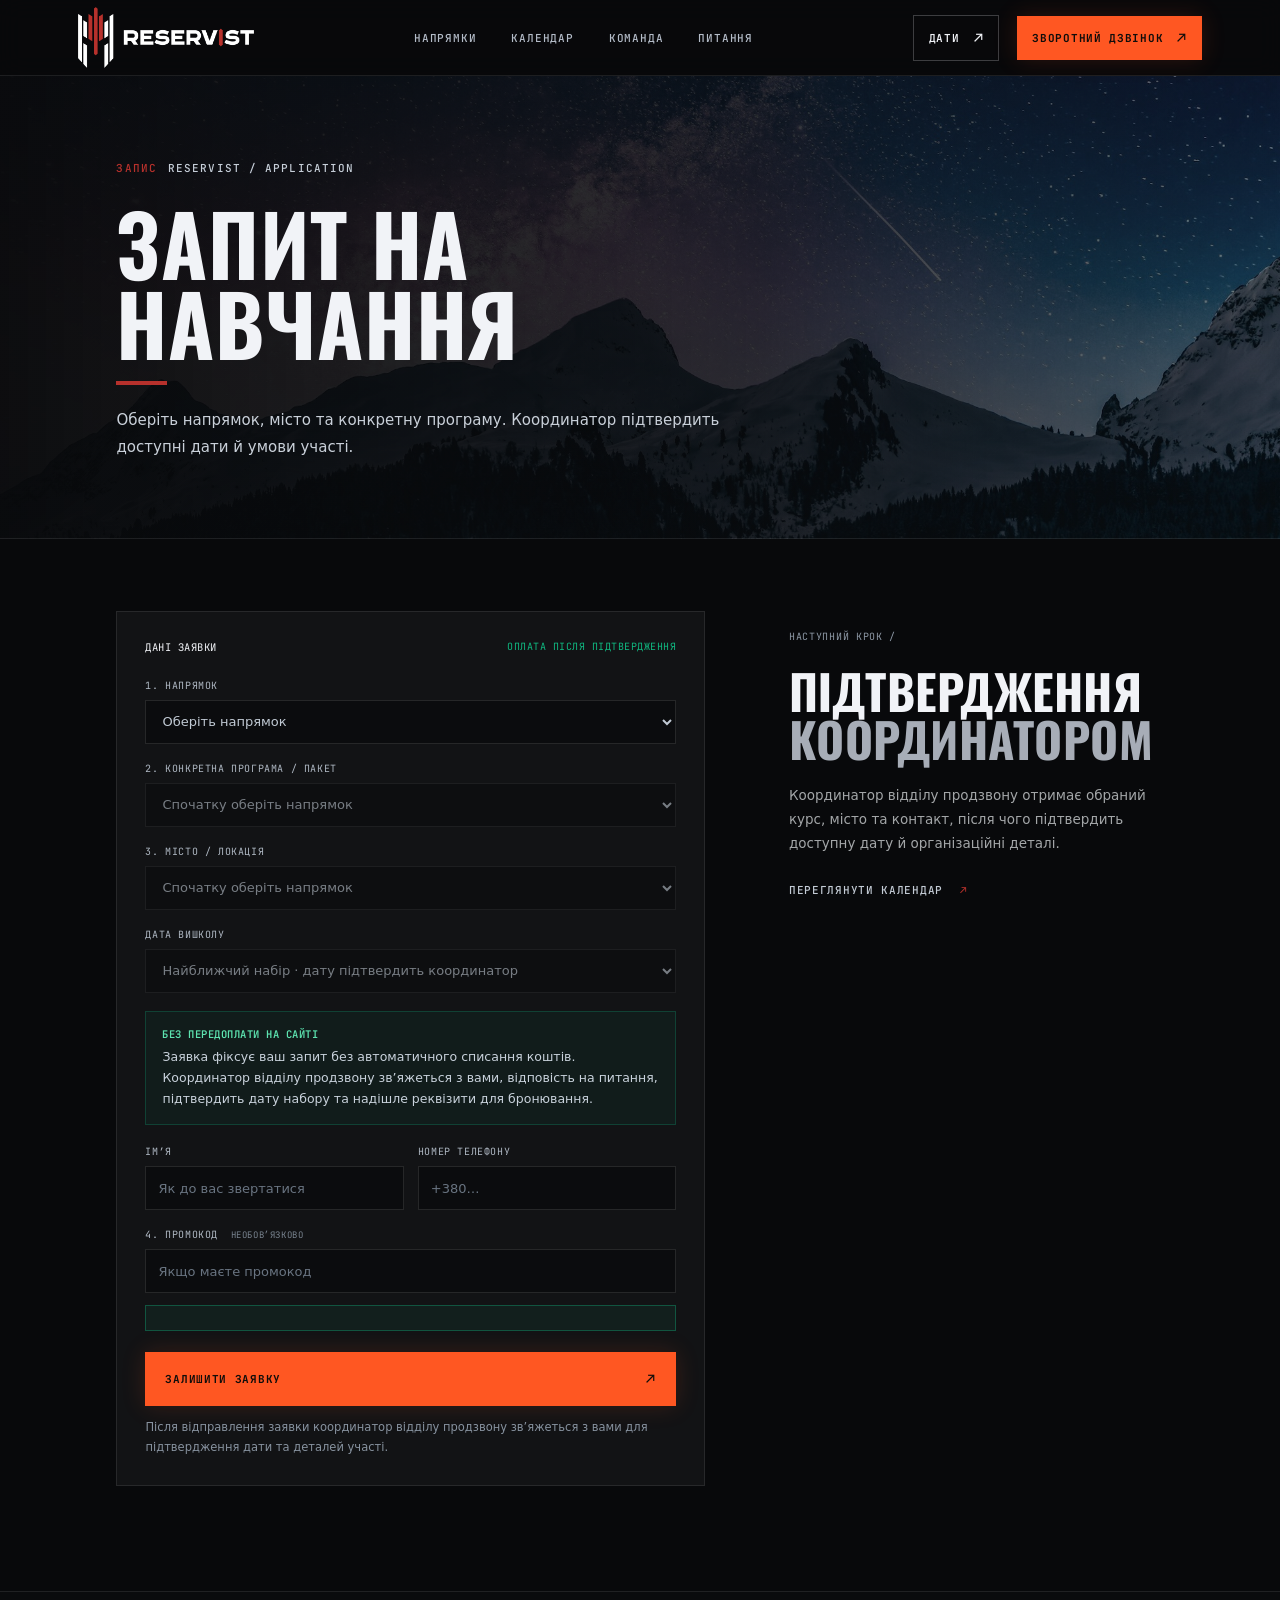
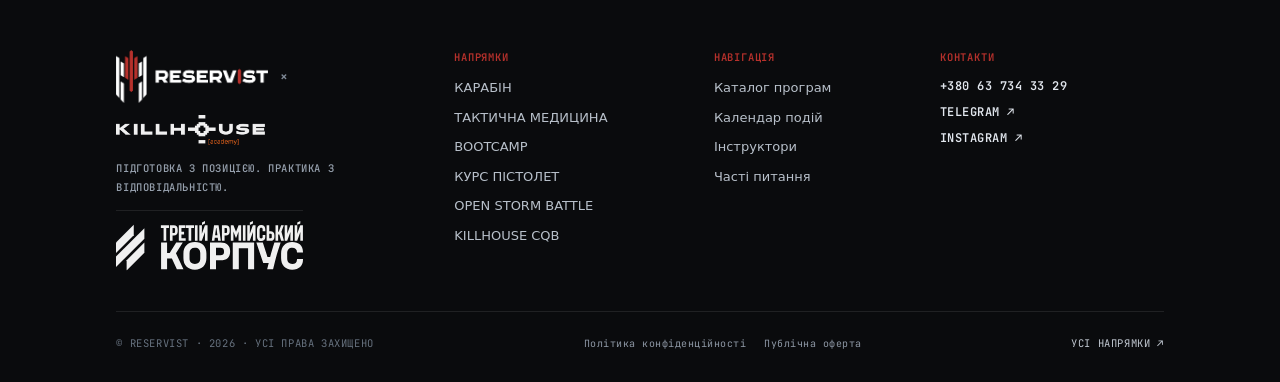
<file: booking.html>
<!doctype html>
<html lang="uk">
  <head>
    <meta charset="UTF-8" /><meta name="viewport" content="width=device-width, initial-scale=1.0" />
    <meta name="theme-color" content="#08090b" /><meta name="description" content="Заявка на навчання RESERVIST." />
    <link rel="icon" type="image/svg+xml" href="assets/images/favicon.svg" />
    <title>Заявка на навчання — RESERVIST</title>
    <link rel="preconnect" href="https://fonts.googleapis.com" /><link rel="preconnect" href="https://fonts.gstatic.com" crossorigin />
    <link href="https://fonts.googleapis.com/css2?family=JetBrains+Mono:wght@400;500;600;700&family=Oswald:wght@500;600;700&display=swap" rel="stylesheet" />
    <link rel="stylesheet" href="styles.css?v=22" /><script src="script.js?v=22" defer></script>
    <script src="cms-config.js?v=22" defer></script><script src="cms-client.js?v=22" defer></script><script src="cms-public.js?v=22" defer></script>
  </head>
  <body data-cms-page="booking">
    <div class="site-shell">
      <header class="topbar">
        <a class="brand" href="index.html" aria-label="RESERVIST — на початок"><img class="brand-logo" src="assets/images/reservist-logo.png" alt="RESERVIST — практична підготовка" /></a>
        <nav class="main-nav" aria-label="Навігація"><a href="index.html#directions">НАПРЯМКИ</a><a href="index.html#calendar">КАЛЕНДАР</a><a href="index.html#team">КОМАНДА</a><a href="index.html#faq">ПИТАННЯ</a></nav>
        <div class="nav-actions"><a class="button button-small button-outline" href="index.html#calendar">ДАТИ <span>↗</span></a></div>
        <button class="menu-toggle" type="button" aria-label="Відкрити меню" aria-expanded="false"><span></span><span></span></button>
      </header>
      <main>
        <section class="direction-page-hero booking-hero">
          <div class="eyebrow"><span class="section-number">ЗАПИС</span> RESERVIST / APPLICATION</div>
          <h1>ЗАПИТ НА<br />НАВЧАННЯ</h1>
          <div class="title-stripe"></div>
          <p>Оберіть напрямок, місто та конкретну програму. Координатор підтвердить доступні дати й умови участі.</p>
        </section>
        <section class="booking-page-content">
          <form class="booking-form application-form" id="application-form">
            <div class="form-heading"><span>ДАНІ ЗАЯВКИ</span><span class="form-lock">ОПЛАТА ПІСЛЯ ПІДТВЕРДЖЕННЯ</span></div>
            <label for="application-direction">1. НАПРЯМОК</label>
            <select id="application-direction" name="direction" required>
              <option value="" selected disabled>Спочатку оберіть напрямок</option>
              <option value="carbine">Карабін</option>
              <option value="medicine">Тактична медицина</option>
              <option value="bootcamp">Bootcamp</option>
              <option value="pistol">Курс пістолет</option>
              <option value="open-storm">Open Storm Battle</option>
              <option value="killhouse-cqb">Killhouse CQB</option>
            </select>
            <label for="application-course">2. КОНКРЕТНА ПРОГРАМА / ПАКЕТ</label>
            <select id="application-course" name="course" required disabled>
              <option value="" selected disabled>Спочатку оберіть напрямок</option>
            </select>
            <label for="application-city">3. МІСТО / ЛОКАЦІЯ</label>
            <select id="application-city" name="city" required disabled>
              <option value="" selected disabled>Спочатку оберіть напрямок</option>
            </select>
            <div class="payment-pending"><strong>БЕЗ ПЕРЕДОПЛАТИ НА САЙТІ</strong>Заявка фіксує ваш запит без автоматичного списання коштів. Координатор відділу продзвону зв’яжеться з вами, відповість на питання, підтвердить дату набору та надішле реквізити для бронювання.</div>
            <div class="form-two-columns">
              <div><label for="application-name">ІМ’Я</label><input id="application-name" name="name" autocomplete="name" placeholder="Як до вас звертатися" required /></div>
              <div><label for="application-phone">НОМЕР ТЕЛЕФОНУ</label><input id="application-phone" name="phone" type="tel" autocomplete="tel" placeholder="+380…" required /></div>
            </div>
            <label for="application-promo">4. ПРОМОКОД <span class="optional-label">НЕОБОВ’ЯЗКОВО</span></label>
            <input id="application-promo" name="promo" autocomplete="off" placeholder="Якщо маєте промокод" />
            <button type="submit" class="button button-primary form-submit">ЗАЛИШИТИ ЗАЯВКУ <span>↗</span></button>
            <p class="form-disclaimer">Після відправлення заявки координатор відділу продзвону зв’яжеться з вами для підтвердження дати та деталей участі.</p>
            <div class="form-feedback" aria-live="polite"></div>
          </form>
          <aside class="booking-side-note">
            <span class="mono-label">НАСТУПНИЙ КРОК /</span>
            <h2>ПІДТВЕРДЖЕННЯ<br /><span>КООРДИНАТОРОМ</span></h2>
            <p>Координатор відділу продзвону отримає обраний курс, місто та контакт, після чого підтвердить доступну дату й організаційні деталі.</p>
            <a href="index.html#calendar" class="text-link">ПЕРЕГЛЯНУТИ КАЛЕНДАР <span>↗</span></a>
          </aside>
        </section>
      </main>
      <footer class="footer">
        <div class="footer-grid">
          <div class="footer-brand-col">
            <div class="footer-brand-lockup">
              <a class="brand" href="index.html" aria-label="RESERVIST — на початок"><img class="brand-logo" src="assets/images/reservist-logo.png" alt="RESERVIST — практична підготовка" /></a>
              <span class="footer-brand-x" aria-hidden="true">×</span>
              <a href="https://killhouse.academy/tactic" target="_blank" rel="noreferrer" aria-label="KILLHOUSE Academy"><img class="footer-partner-logo" src="assets/images/killhouse-logo.png" alt="KILLHOUSE Academy" /></a>
            </div>
            <p class="footer-tagline">ПІДГОТОВКА З ПОЗИЦІЄЮ. ПРАКТИКА З ВІДПОВІДАЛЬНІСТЮ.</p>
            <div class="footer-corps-lockup">
              <img class="footer-corps-logo" src="assets/images/3ak-logo.svg" alt="Третій армійський корпус" />
            </div>
          </div>
          <div class="footer-col">
            <span class="footer-col-title">НАПРЯМКИ</span>
            <a href="directions/carbine.html">Карабін</a>
            <a href="directions/medicine.html">Тактична медицина</a>
            <a href="directions/bootcamp.html">Bootcamp</a>
            <a href="directions/pistol.html">Курс пістолет</a>
            <a href="directions/open-storm.html">Open Storm Battle</a>
            <a href="directions/killhouse-cqb.html">Killhouse CQB</a>
          </div>
          <div class="footer-col">
            <span class="footer-col-title">НАВІГАЦІЯ</span>
            <a href="index.html#directions">Каталог програм</a>
            <a href="index.html#calendar">Календар подій</a>
            <a href="index.html#team">Інструктори</a>
            <a href="index.html#faq">Часті питання</a>
          </div>
          <div class="footer-col">
            <span class="footer-col-title">КОНТАКТИ</span>
            <nav class="footer-links" aria-label="Контакти">
              <a href="tel:+380637343329">+380 63 734 33 29</a>
              <a href="https://t.me/reservist.ua" target="_blank" rel="noreferrer">TELEGRAM ↗</a>
              <a href="https://www.instagram.com/reservist.ua" target="_blank" rel="noreferrer">INSTAGRAM ↗</a>
            </nav>
          </div>
        </div>
        <div class="footer-bottom">
          <span class="footer-copy">© RESERVIST · 2026 · УСІ ПРАВА ЗАХИЩЕНО</span>
          <div class="footer-legal-links">
            <a href="privacy.html">Політика конфіденційності</a>
            <a href="offer.html">Публічна оферта</a>
          </div>
          <a href="index.html#directions" class="back-top">УСІ НАПРЯМКИ ↗</a>
        </div>
      </footer>
    </div>
  </body>
</html>
</file>
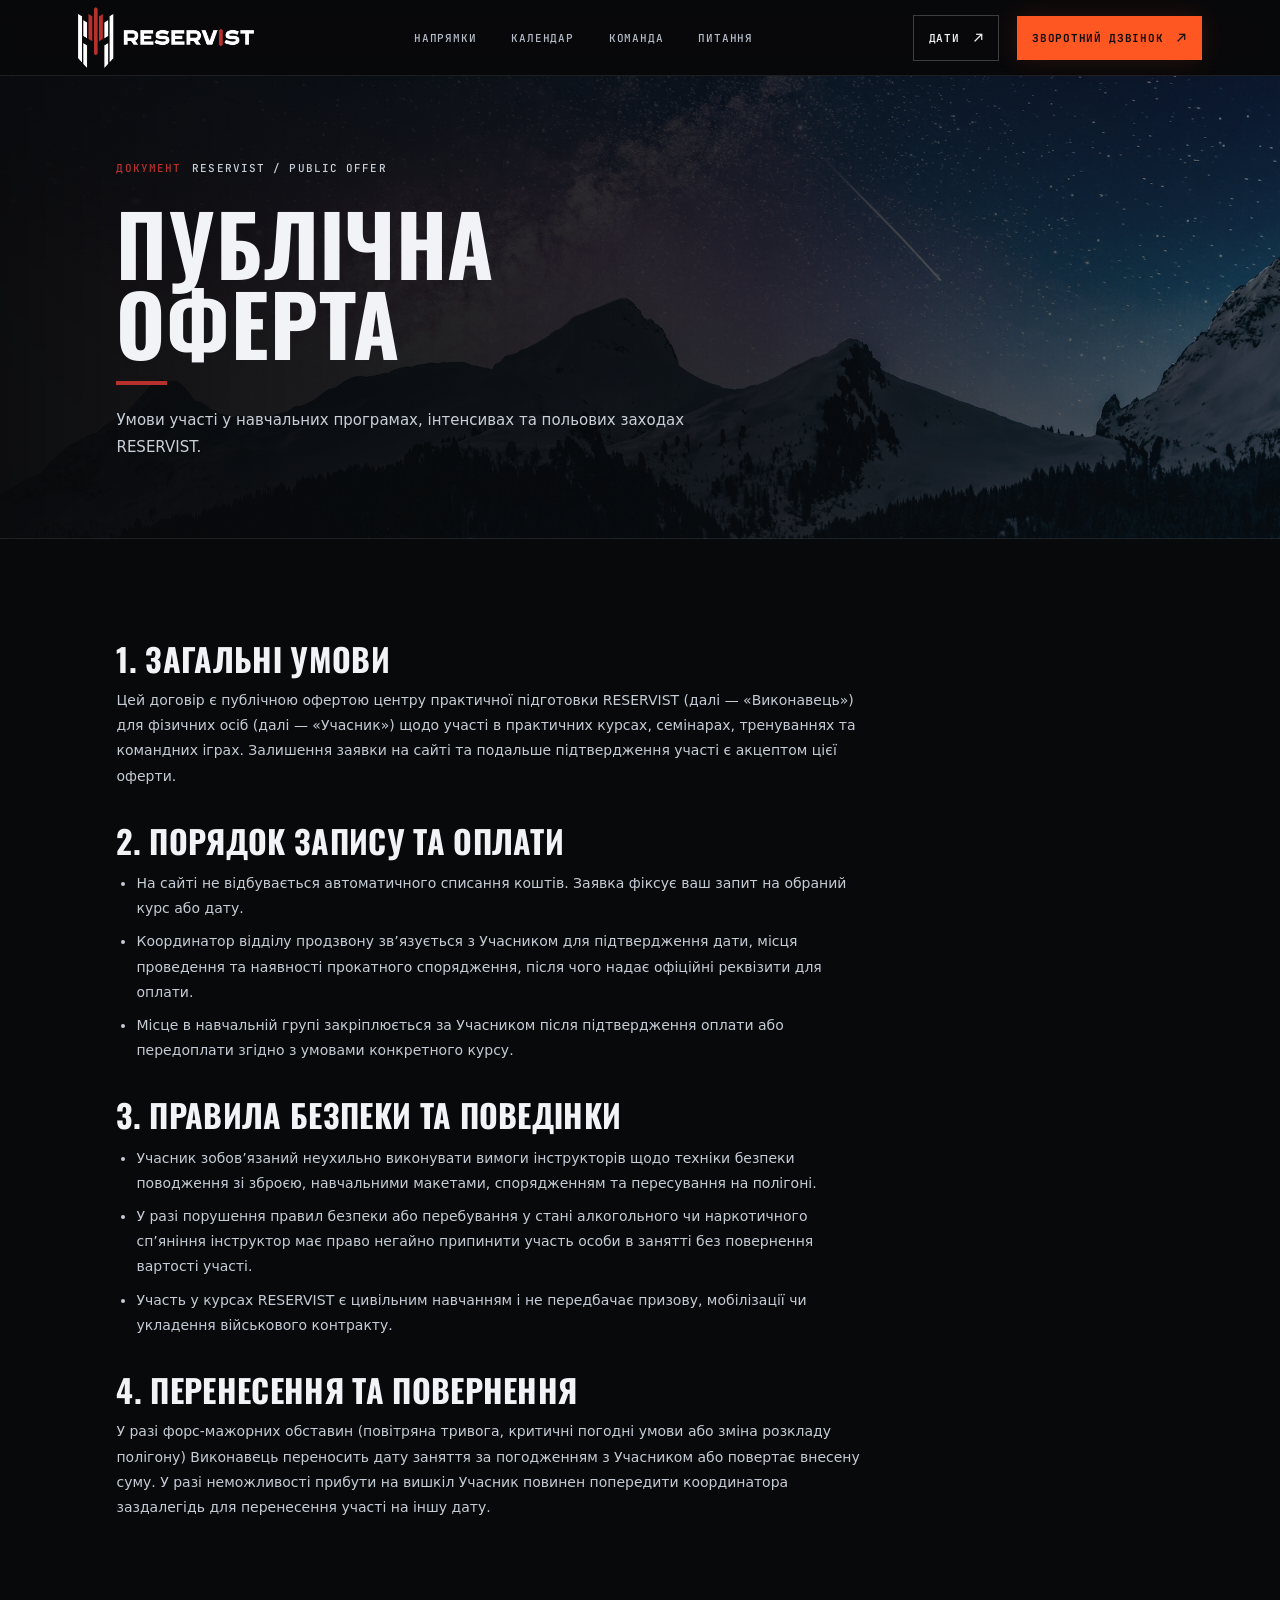
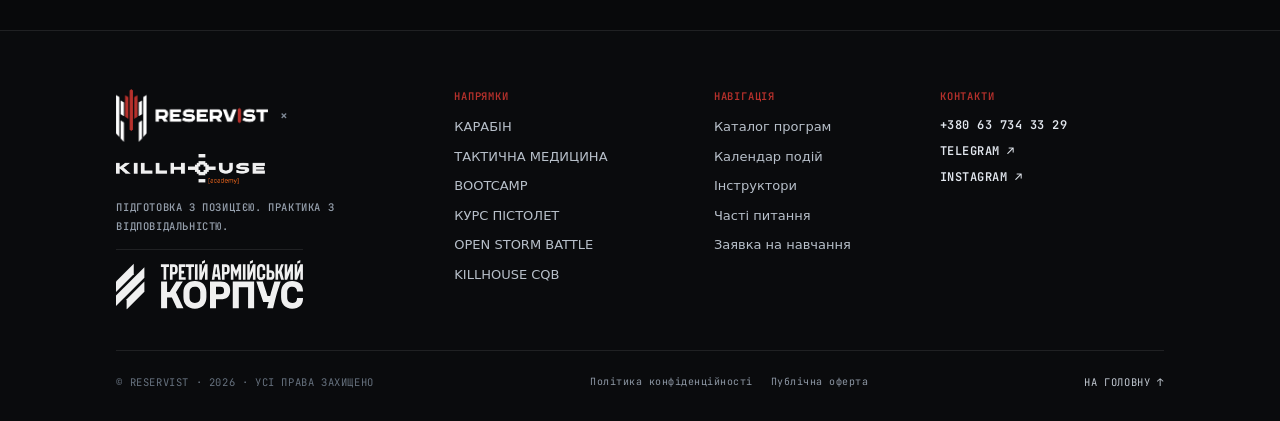
<file: offer.html>
<!doctype html>
<html lang="uk">
  <head>
    <meta charset="UTF-8" />
    <meta name="viewport" content="width=device-width, initial-scale=1.0" />
    <meta name="theme-color" content="#08090b" />
    <meta name="description" content="Публічна оферта про надання навчально-практичних послуг центру підготовки RESERVIST." />
    <link rel="icon" type="image/svg+xml" href="assets/images/favicon.svg" />
    <title>Публічна оферта — RESERVIST</title>
    <link rel="preconnect" href="https://fonts.googleapis.com" />
    <link rel="preconnect" href="https://fonts.gstatic.com" crossorigin />
    <link href="https://fonts.googleapis.com/css2?family=JetBrains+Mono:wght@400;500;600;700&family=Oswald:wght@500;600;700&display=swap" rel="stylesheet" />
    <link rel="stylesheet" href="styles.css?v=22" />
    <script src="script.js?v=22" defer></script>
    <script src="cms-config.js?v=22" defer></script>
    <script src="cms-client.js?v=22" defer></script>
    <script src="cms-public.js?v=22" defer></script>
  </head>
  <body data-cms-page="offer">
    <div class="site-shell">
      <header class="topbar">
        <a class="brand" href="index.html" aria-label="RESERVIST — на початок"><img class="brand-logo" src="assets/images/reservist-logo.png" alt="RESERVIST — практична підготовка" /></a>
        <nav class="main-nav" aria-label="Навігація"><a href="index.html#directions">НАПРЯМКИ</a><a href="index.html#calendar">КАЛЕНДАР</a><a href="index.html#team">КОМАНДА</a><a href="index.html#faq">ПИТАННЯ</a></nav>
        <div class="nav-actions"><a class="button button-small button-outline" href="index.html#calendar">ДАТИ <span>↗</span></a></div>
        <button class="menu-toggle" type="button" aria-label="Відкрити меню" aria-expanded="false"><span></span><span></span></button>
      </header>
      <main>
        <section class="direction-page-hero booking-hero">
          <div class="eyebrow"><span class="section-number">ДОКУМЕНТ</span> RESERVIST / PUBLIC OFFER</div>
          <h1>ПУБЛІЧНА<br />ОФЕРТА</h1>
          <div class="title-stripe"></div>
          <p>Умови участі у навчальних програмах, інтенсивах та польових заходах RESERVIST.</p>
        </section>
        <section class="legal-content">
          <h2>1. ЗАГАЛЬНІ УМОВИ</h2>
          <p>Цей договір є публічною офертою центру практичної підготовки RESERVIST (далі — «Виконавець») для фізичних осіб (далі — «Учасник») щодо участі в практичних курсах, семінарах, тренуваннях та командних іграх. Залишення заявки на сайті та подальше підтвердження участі є акцептом цієї оферти.</p>

          <h2>2. ПОРЯДОК ЗАПИСУ ТА ОПЛАТИ</h2>
          <ul>
            <li>На сайті не відбувається автоматичного списання коштів. Заявка фіксує ваш запит на обраний курс або дату.</li>
            <li>Координатор відділу продзвону зв’язується з Учасником для підтвердження дати, місця проведення та наявності прокатного спорядження, після чого надає офіційні реквізити для оплати.</li>
            <li>Місце в навчальній групі закріплюється за Учасником після підтвердження оплати або передоплати згідно з умовами конкретного курсу.</li>
          </ul>

          <h2>3. ПРАВИЛА БЕЗПЕКИ ТА ПОВЕДІНКИ</h2>
          <ul>
            <li>Учасник зобов’язаний неухильно виконувати вимоги інструкторів щодо техніки безпеки поводження зі зброєю, навчальними макетами, спорядженням та пересування на полігоні.</li>
            <li>У разі порушення правил безпеки або перебування у стані алкогольного чи наркотичного сп’яніння інструктор має право негайно припинити участь особи в занятті без повернення вартості участі.</li>
            <li>Участь у курсах RESERVIST є цивільним навчанням і не передбачає призову, мобілізації чи укладення військового контракту.</li>
          </ul>

          <h2>4. ПЕРЕНЕСЕННЯ ТА ПОВЕРНЕННЯ</h2>
          <p>У разі форс-мажорних обставин (повітряна тривога, критичні погодні умови або зміна розкладу полігону) Виконавець переносить дату заняття за погодженням з Учасником або повертає внесену суму. У разі неможливості прибути на вишкіл Учасник повинен попередити координатора заздалегідь для перенесення участі на іншу дату.</p>
        </section>
      </main>
      <footer class="footer">
        <div class="footer-grid">
          <div class="footer-brand-col">
            <div class="footer-brand-lockup">
              <a class="brand" href="index.html" aria-label="RESERVIST — на початок"><img class="brand-logo" src="assets/images/reservist-logo.png" alt="RESERVIST — практична підготовка" /></a>
              <span class="footer-brand-x" aria-hidden="true">×</span>
              <a href="https://killhouse.academy/tactic" target="_blank" rel="noreferrer" aria-label="KILLHOUSE Academy"><img class="footer-partner-logo" src="assets/images/killhouse-logo.png" alt="KILLHOUSE Academy" /></a>
            </div>
            <p class="footer-tagline">ПІДГОТОВКА З ПОЗИЦІЄЮ. ПРАКТИКА З ВІДПОВІДАЛЬНІСТЮ.</p>
            <div class="footer-corps-lockup">
              <img class="footer-corps-logo" src="assets/images/3ak-logo.svg" alt="Третій армійський корпус" />
            </div>
          </div>
          <div class="footer-col">
            <span class="footer-col-title">НАПРЯМКИ</span>
            <a href="directions/carbine.html">Карабін</a>
            <a href="directions/medicine.html">Тактична медицина</a>
            <a href="directions/bootcamp.html">Bootcamp</a>
            <a href="directions/pistol.html">Курс пістолет</a>
            <a href="directions/open-storm.html">Open Storm Battle</a>
            <a href="directions/killhouse-cqb.html">Killhouse CQB</a>
          </div>
          <div class="footer-col">
            <span class="footer-col-title">НАВІГАЦІЯ</span>
            <a href="index.html#directions">Каталог програм</a>
            <a href="index.html#calendar">Календар подій</a>
            <a href="index.html#team">Інструктори</a>
            <a href="index.html#faq">Часті питання</a>
            <a href="booking.html">Заявка на навчання</a>
          </div>
          <div class="footer-col">
            <span class="footer-col-title">КОНТАКТИ</span>
            <nav class="footer-links" aria-label="Контакти">
              <a href="tel:+380637343329">+380 63 734 33 29</a>
              <a href="https://t.me/reservist.ua" target="_blank" rel="noreferrer">TELEGRAM ↗</a>
              <a href="https://www.instagram.com/reservist.ua" target="_blank" rel="noreferrer">INSTAGRAM ↗</a>
            </nav>
          </div>
        </div>
        <div class="footer-bottom">
          <span class="footer-copy">© RESERVIST · 2026 · УСІ ПРАВА ЗАХИЩЕНО</span>
          <div class="footer-legal-links">
            <a href="privacy.html">Політика конфіденційності</a>
            <a href="offer.html">Публічна оферта</a>
          </div>
          <a href="index.html" class="back-top">НА ГОЛОВНУ ↑</a>
        </div>
      </footer>
    </div>
  </body>
</html>
</file>
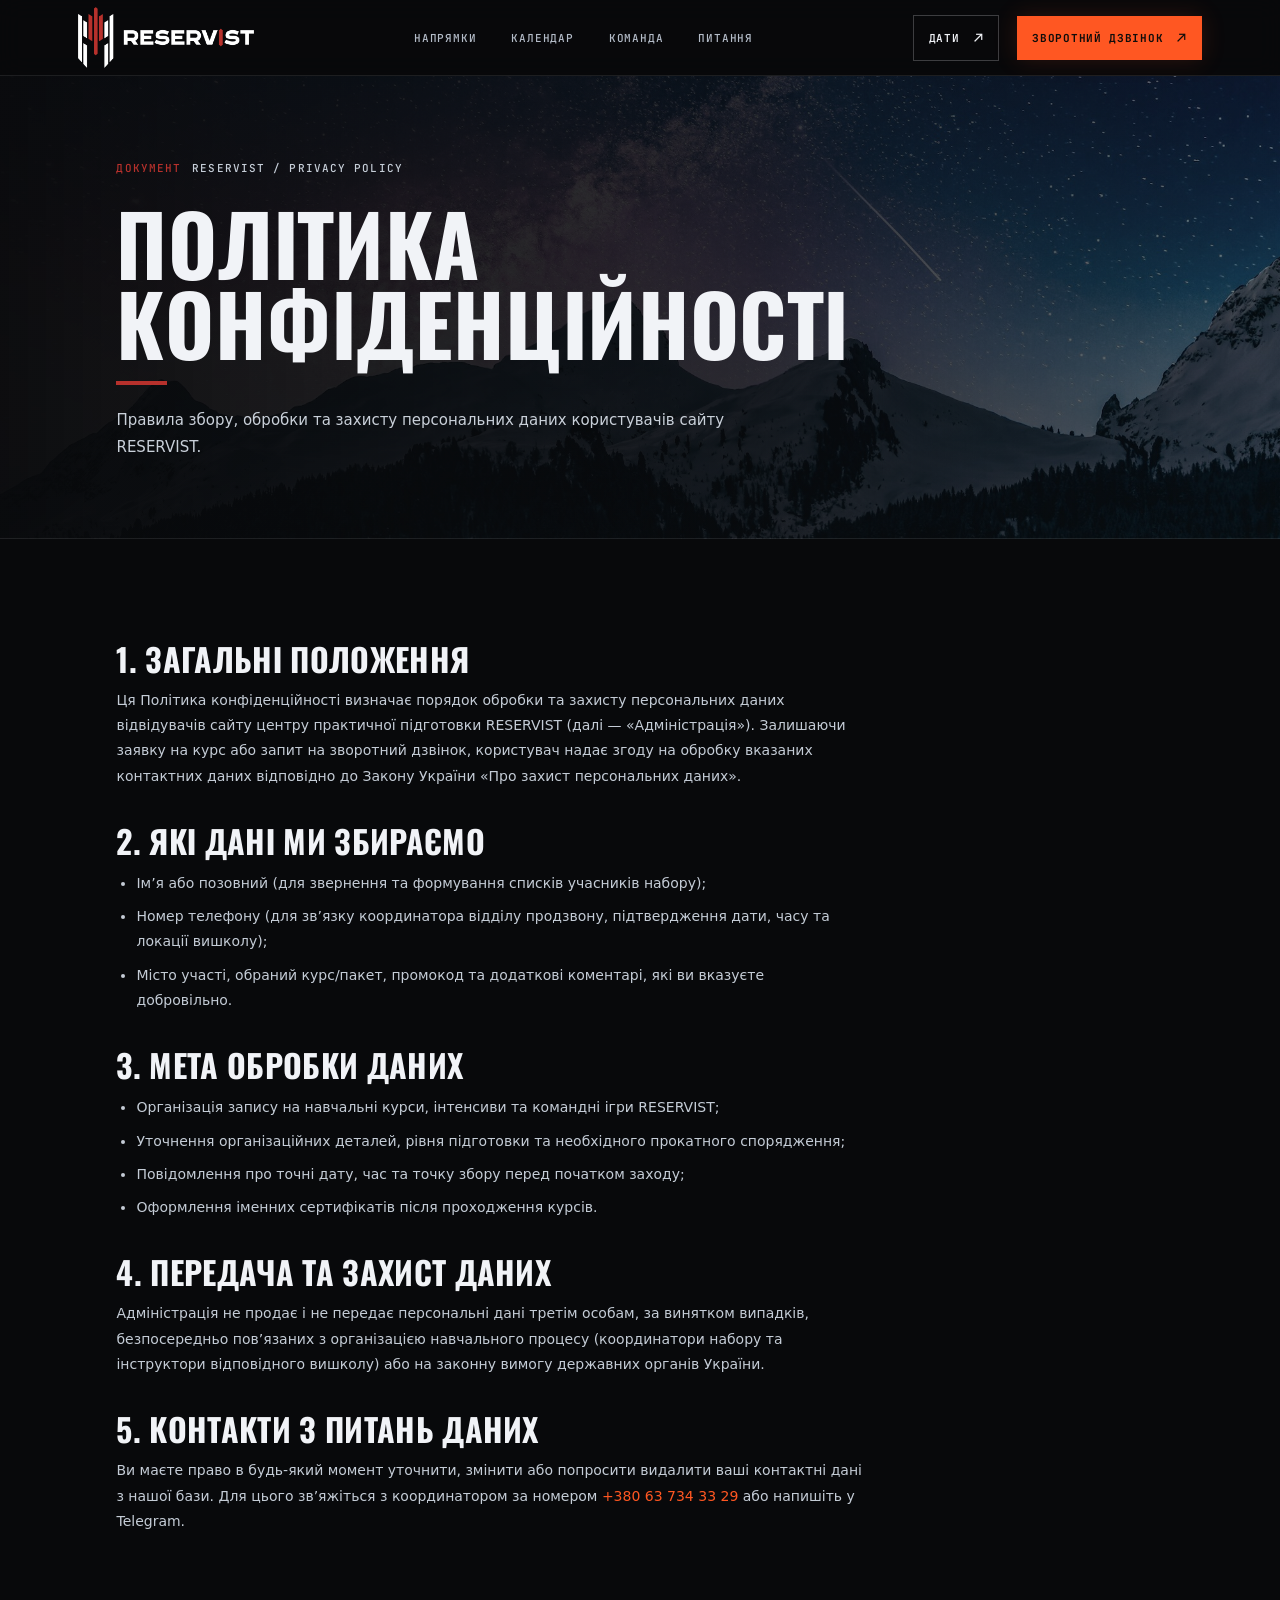
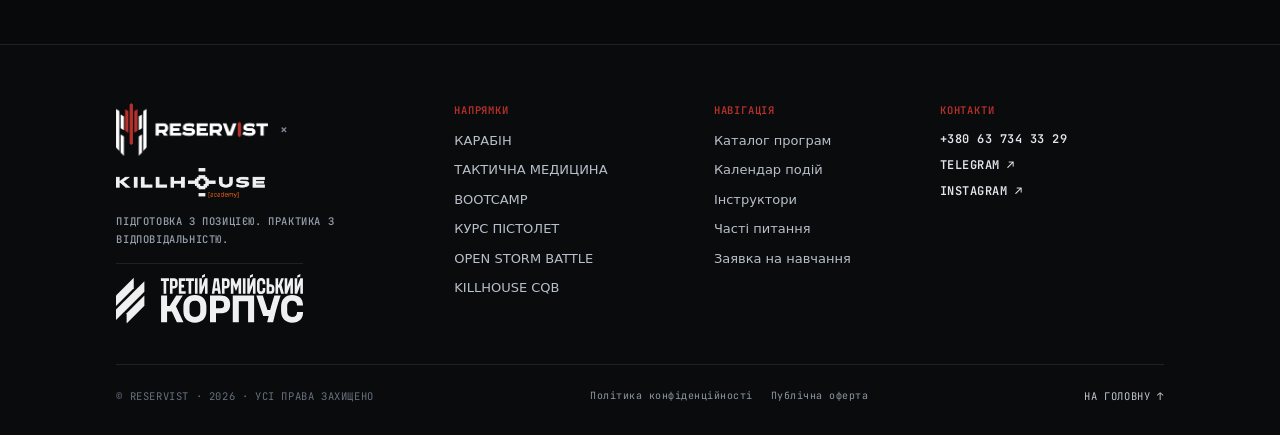
<file: privacy.html>
<!doctype html>
<html lang="uk">
  <head>
    <meta charset="UTF-8" />
    <meta name="viewport" content="width=device-width, initial-scale=1.0" />
    <meta name="theme-color" content="#08090b" />
    <meta name="description" content="Політика конфіденційності центру практичної підготовки RESERVIST." />
    <link rel="icon" type="image/svg+xml" href="assets/images/favicon.svg" />
    <title>Політика конфіденційності — RESERVIST</title>
    <link rel="preconnect" href="https://fonts.googleapis.com" />
    <link rel="preconnect" href="https://fonts.gstatic.com" crossorigin />
    <link href="https://fonts.googleapis.com/css2?family=JetBrains+Mono:wght@400;500;600;700&family=Oswald:wght@500;600;700&display=swap" rel="stylesheet" />
    <link rel="stylesheet" href="styles.css?v=22" />
    <script src="script.js?v=22" defer></script>
    <script src="cms-config.js?v=22" defer></script>
    <script src="cms-client.js?v=22" defer></script>
    <script src="cms-public.js?v=22" defer></script>
  </head>
  <body data-cms-page="privacy">
    <div class="site-shell">
      <header class="topbar">
        <a class="brand" href="index.html" aria-label="RESERVIST — на початок"><img class="brand-logo" src="assets/images/reservist-logo.png" alt="RESERVIST — практична підготовка" /></a>
        <nav class="main-nav" aria-label="Навігація"><a href="index.html#directions">НАПРЯМКИ</a><a href="index.html#calendar">КАЛЕНДАР</a><a href="index.html#team">КОМАНДА</a><a href="index.html#faq">ПИТАННЯ</a></nav>
        <div class="nav-actions"><a class="button button-small button-outline" href="index.html#calendar">ДАТИ <span>↗</span></a></div>
        <button class="menu-toggle" type="button" aria-label="Відкрити меню" aria-expanded="false"><span></span><span></span></button>
      </header>
      <main>
        <section class="direction-page-hero booking-hero">
          <div class="eyebrow"><span class="section-number">ДОКУМЕНТ</span> RESERVIST / PRIVACY POLICY</div>
          <h1>ПОЛІТИКА<br />КОНФІДЕНЦІЙНОСТІ</h1>
          <div class="title-stripe"></div>
          <p>Правила збору, обробки та захисту персональних даних користувачів сайту RESERVIST.</p>
        </section>
        <section class="legal-content">
          <h2>1. ЗАГАЛЬНІ ПОЛОЖЕННЯ</h2>
          <p>Ця Політика конфіденційності визначає порядок обробки та захисту персональних даних відвідувачів сайту центру практичної підготовки RESERVIST (далі — «Адміністрація»). Залишаючи заявку на курс або запит на зворотний дзвінок, користувач надає згоду на обробку вказаних контактних даних відповідно до Закону України «Про захист персональних даних».</p>

          <h2>2. ЯКІ ДАНІ МИ ЗБИРАЄМО</h2>
          <ul>
            <li>Ім’я або позовний (для звернення та формування списків учасників набору);</li>
            <li>Номер телефону (для зв’язку координатора відділу продзвону, підтвердження дати, часу та локації вишколу);</li>
            <li>Місто участі, обраний курс/пакет, промокод та додаткові коментарі, які ви вказуєте добровільно.</li>
          </ul>

          <h2>3. МЕТА ОБРОБКИ ДАНИХ</h2>
          <ul>
            <li>Організація запису на навчальні курси, інтенсиви та командні ігри RESERVIST;</li>
            <li>Уточнення організаційних деталей, рівня підготовки та необхідного прокатного спорядження;</li>
            <li>Повідомлення про точні дату, час та точку збору перед початком заходу;</li>
            <li>Оформлення іменних сертифікатів після проходження курсів.</li>
          </ul>

          <h2>4. ПЕРЕДАЧА ТА ЗАХИСТ ДАНИХ</h2>
          <p>Адміністрація не продає і не передає персональні дані третім особам, за винятком випадків, безпосередньо пов’язаних з організацією навчального процесу (координатори набору та інструктори відповідного вишколу) або на законну вимогу державних органів України.</p>

          <h2>5. КОНТАКТИ З ПИТАНЬ ДАНИХ</h2>
          <p>Ви маєте право в будь-який момент уточнити, змінити або попросити видалити ваші контактні дані з нашої бази. Для цього зв’яжіться з координатором за номером <a href="tel:+380637343329" style="color:var(--cta)">+380 63 734 33 29</a> або напишіть у Telegram.</p>
        </section>
      </main>
      <footer class="footer">
        <div class="footer-grid">
          <div class="footer-brand-col">
            <div class="footer-brand-lockup">
              <a class="brand" href="index.html" aria-label="RESERVIST — на початок"><img class="brand-logo" src="assets/images/reservist-logo.png" alt="RESERVIST — практична підготовка" /></a>
              <span class="footer-brand-x" aria-hidden="true">×</span>
              <a href="https://killhouse.academy/tactic" target="_blank" rel="noreferrer" aria-label="KILLHOUSE Academy"><img class="footer-partner-logo" src="assets/images/killhouse-logo.png" alt="KILLHOUSE Academy" /></a>
            </div>
            <p class="footer-tagline">ПІДГОТОВКА З ПОЗИЦІЄЮ. ПРАКТИКА З ВІДПОВІДАЛЬНІСТЮ.</p>
            <div class="footer-corps-lockup">
              <img class="footer-corps-logo" src="assets/images/3ak-logo.svg" alt="Третій армійський корпус" />
            </div>
          </div>
          <div class="footer-col">
            <span class="footer-col-title">НАПРЯМКИ</span>
            <a href="directions/carbine.html">Карабін</a>
            <a href="directions/medicine.html">Тактична медицина</a>
            <a href="directions/bootcamp.html">Bootcamp</a>
            <a href="directions/pistol.html">Курс пістолет</a>
            <a href="directions/open-storm.html">Open Storm Battle</a>
            <a href="directions/killhouse-cqb.html">Killhouse CQB</a>
          </div>
          <div class="footer-col">
            <span class="footer-col-title">НАВІГАЦІЯ</span>
            <a href="index.html#directions">Каталог програм</a>
            <a href="index.html#calendar">Календар подій</a>
            <a href="index.html#team">Інструктори</a>
            <a href="index.html#faq">Часті питання</a>
            <a href="booking.html">Заявка на навчання</a>
          </div>
          <div class="footer-col">
            <span class="footer-col-title">КОНТАКТИ</span>
            <nav class="footer-links" aria-label="Контакти">
              <a href="tel:+380637343329">+380 63 734 33 29</a>
              <a href="https://t.me/reservist.ua" target="_blank" rel="noreferrer">TELEGRAM ↗</a>
              <a href="https://www.instagram.com/reservist.ua" target="_blank" rel="noreferrer">INSTAGRAM ↗</a>
            </nav>
          </div>
        </div>
        <div class="footer-bottom">
          <span class="footer-copy">© RESERVIST · 2026 · УСІ ПРАВА ЗАХИЩЕНО</span>
          <div class="footer-legal-links">
            <a href="privacy.html">Політика конфіденційності</a>
            <a href="offer.html">Публічна оферта</a>
          </div>
          <a href="index.html" class="back-top">НА ГОЛОВНУ ↑</a>
        </div>
      </footer>
    </div>
  </body>
</html>
</file>
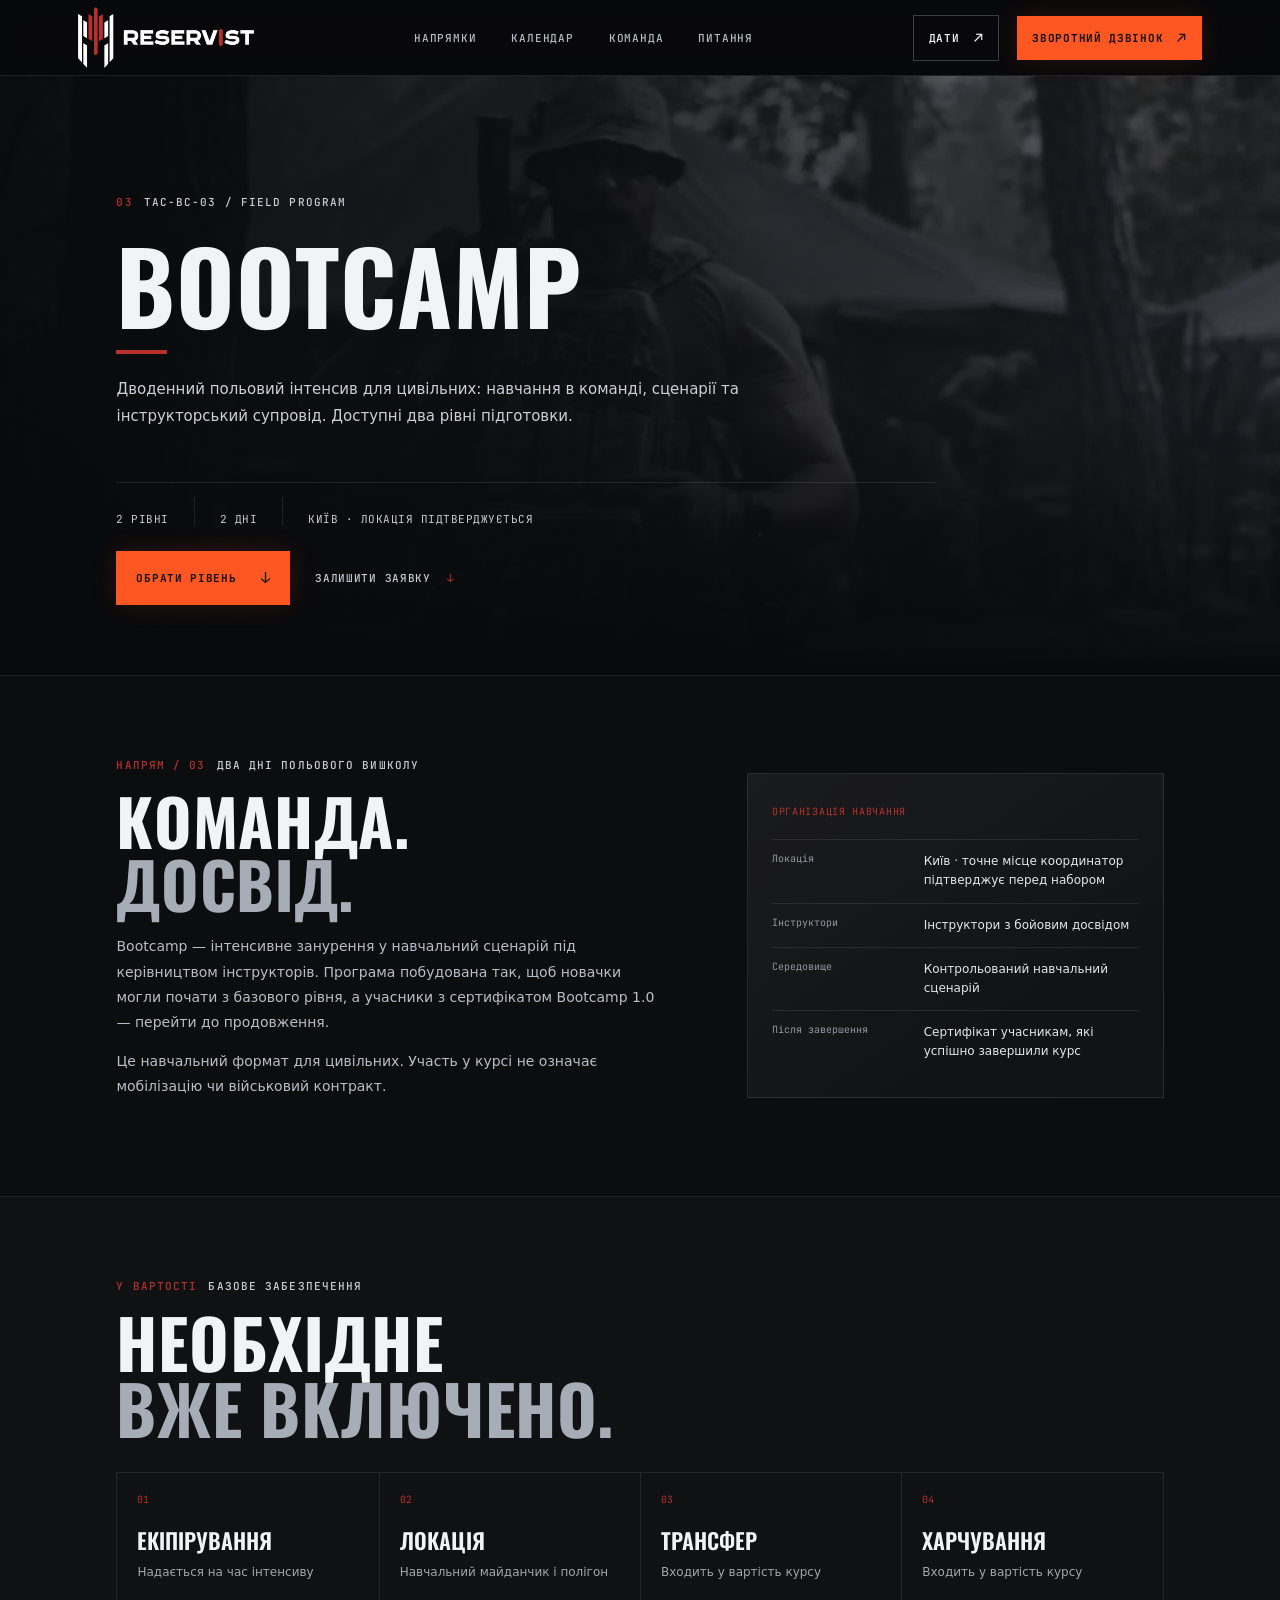
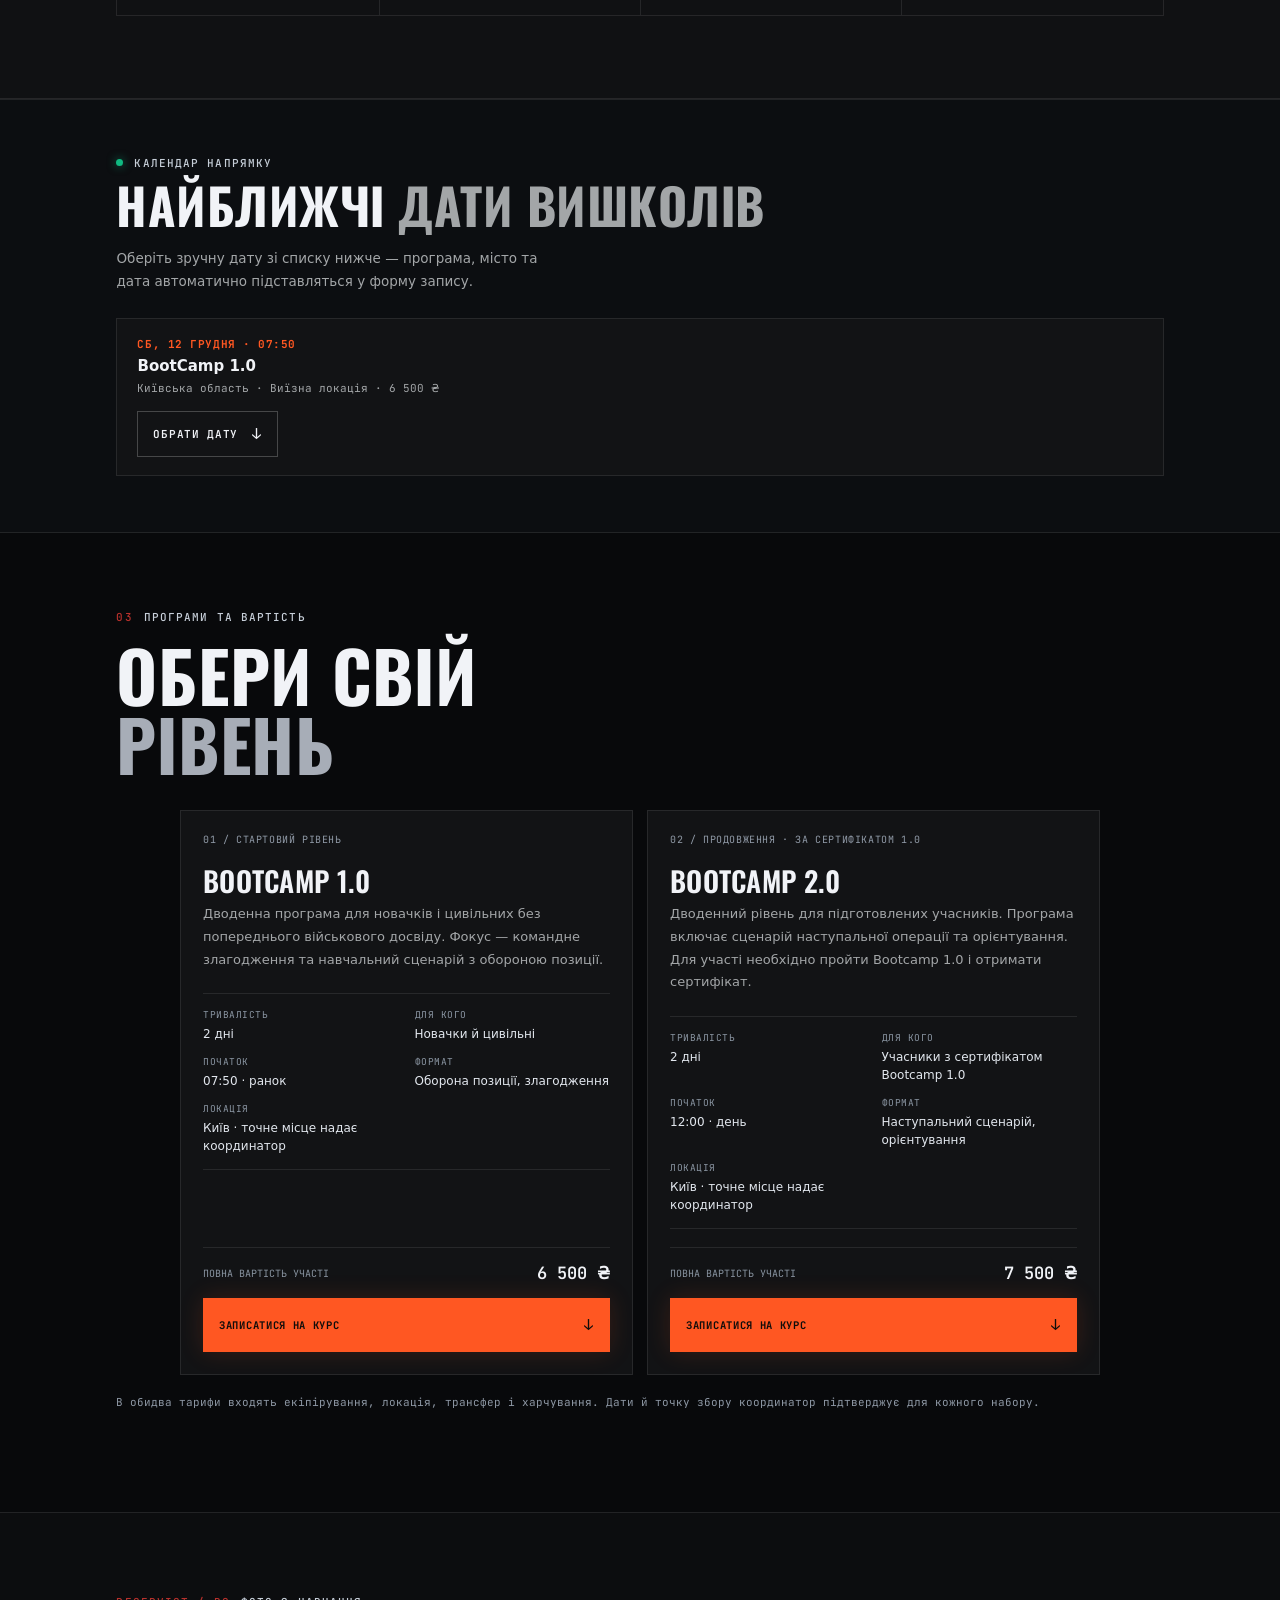
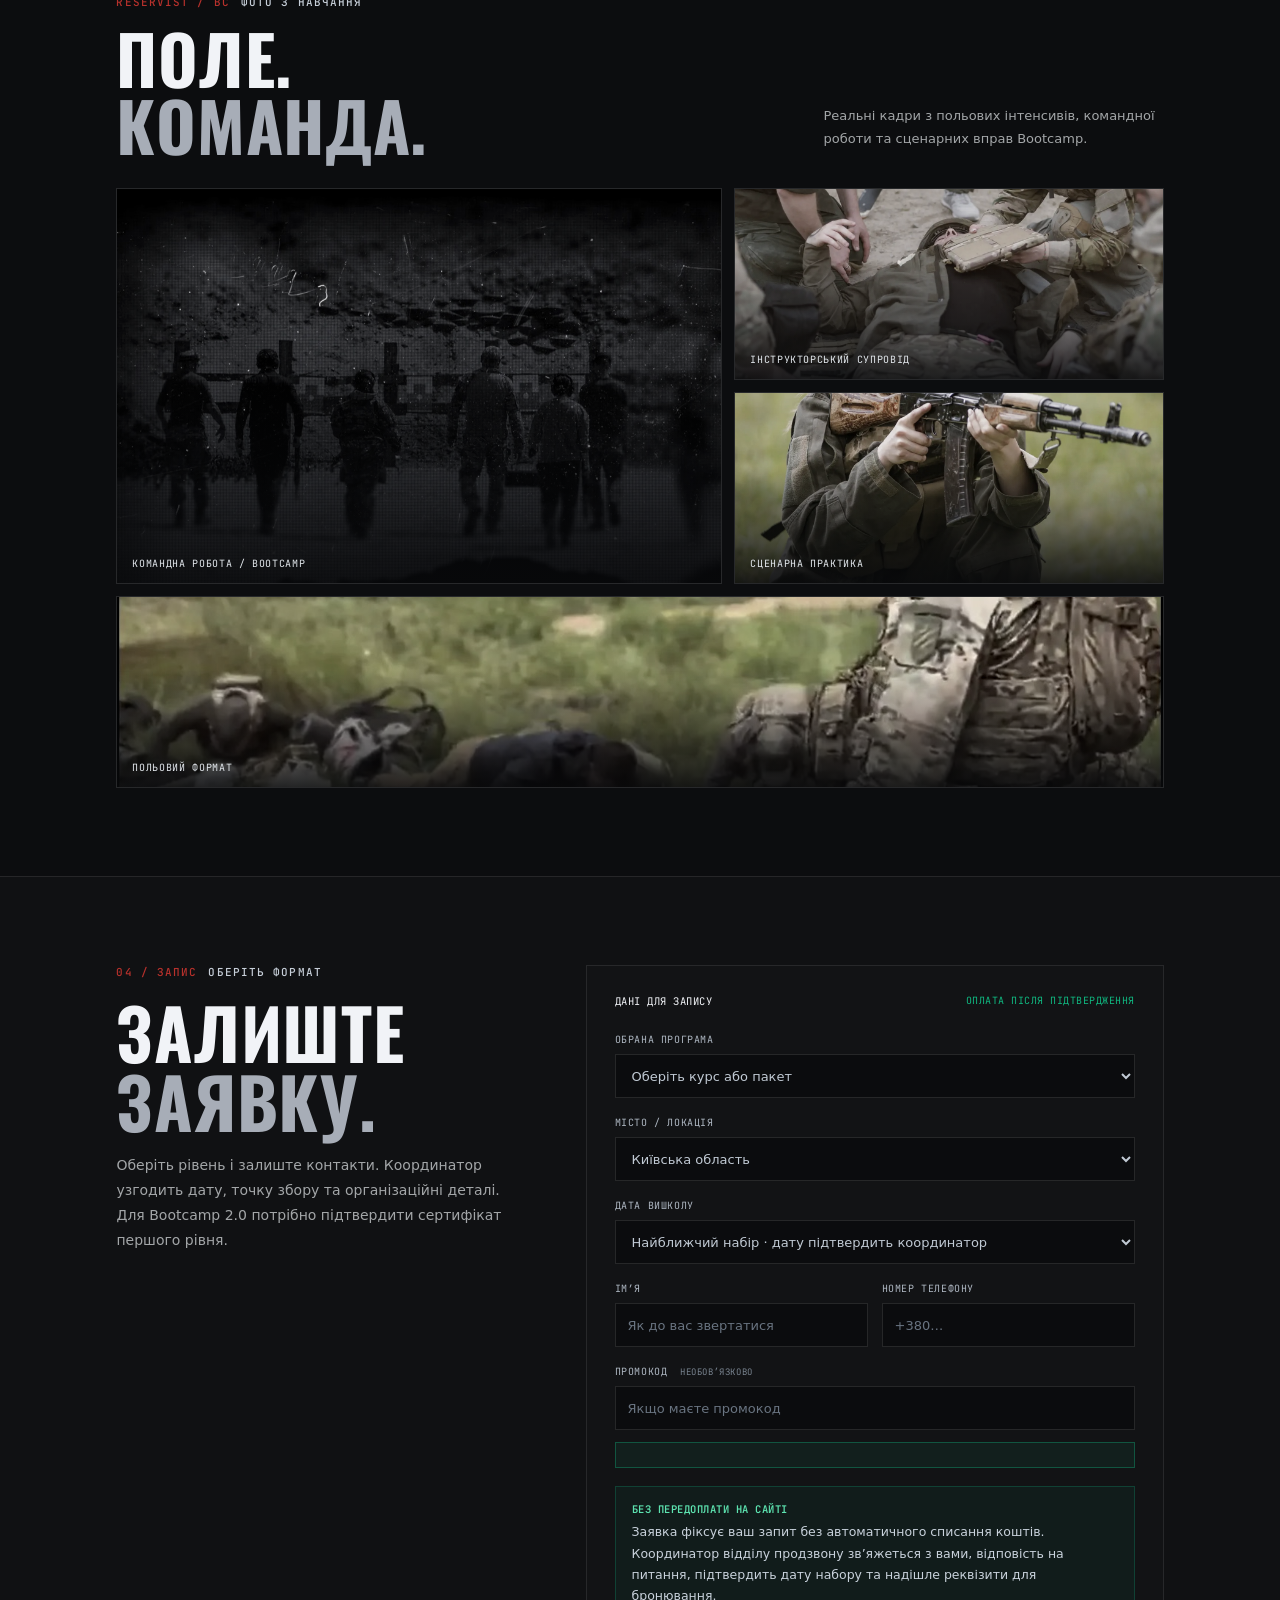
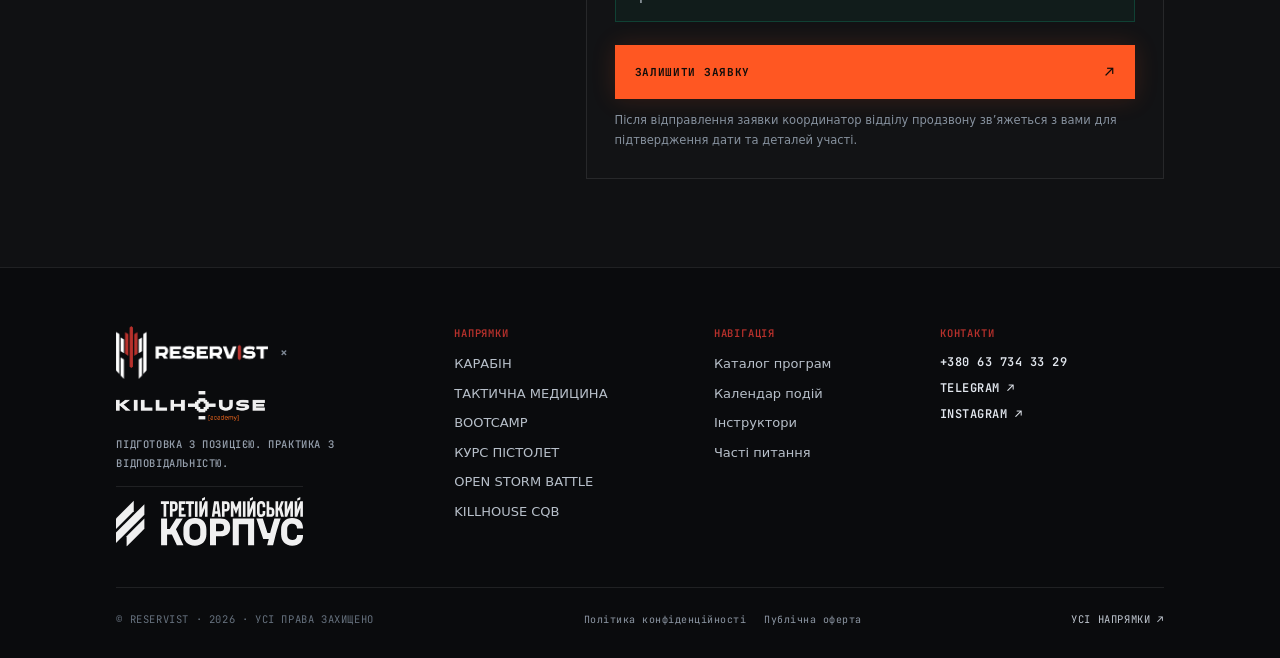
<file: directions/bootcamp.html>
<!doctype html>
<html lang="uk">
  <head>
    <meta charset="UTF-8" />
    <meta name="viewport" content="width=device-width, initial-scale=1.0" />
    <meta name="theme-color" content="#08090b" />
    <meta name="description" content="Дводенний Bootcamp RESERVIST: два рівні польового навчання для цивільних, програма та вартість." />
    <link rel="icon" type="image/svg+xml" href="../assets/images/favicon.svg" />
    <title>Bootcamp — RESERVIST</title>
    <link rel="preconnect" href="https://fonts.googleapis.com" />
    <link rel="preconnect" href="https://fonts.gstatic.com" crossorigin />
    <link href="https://fonts.googleapis.com/css2?family=JetBrains+Mono:wght@400;500;600;700&family=Oswald:wght@500;600;700&display=swap" rel="stylesheet" />
    <link rel="stylesheet" href="../styles.css?v=22" />
    <script src="../script.js?v=22" defer></script>
    <script src="../cms-config.js?v=22" defer></script>
    <script src="../cms-client.js?v=22" defer></script>
    <script src="../cms-public.js?v=22" defer></script>
  </head>
  <body data-cms-page="bootcamp">
    <div class="site-shell">
      <header class="topbar">
        <a class="brand" href="../index.html" aria-label="RESERVIST — на початок"><img class="brand-logo" src="../assets/images/reservist-logo.png" alt="RESERVIST — практична підготовка" /></a>
        <nav class="main-nav" aria-label="Навігація"><a href="../index.html#directions">НАПРЯМКИ</a><a href="../index.html#calendar">КАЛЕНДАР</a><a href="../index.html#team">КОМАНДА</a><a href="../index.html#faq">ПИТАННЯ</a></nav>
        <div class="nav-actions">
          <a class="button button-small button-outline" href="../index.html#calendar">ДАТИ <span>↗</span></a>
        </div>
        <button class="menu-toggle" type="button" aria-label="Відкрити меню" aria-expanded="false"><span></span><span></span></button>
      </header>
      <main>
        <section class="direction-page-hero bootcamp-hero">
          <img class="bootcamp-hero-photo" src="../assets/images/bootcamp-hero.jpg" alt="Інструктор у польовому спорядженні під час Bootcamp" />
          <div class="eyebrow"><span class="section-number">03</span> TAC-BC-03 / FIELD PROGRAM</div>
          <h1>BOOTCAMP</h1>
          <div class="title-stripe"></div>
          <p>Дводенний польовий інтенсив для цивільних: навчання в команді, сценарії та інструкторський супровід. Доступні два рівні підготовки.</p>
          <div class="direction-facts"><span>2 РІВНІ</span><span>2 ДНІ</span><span>КИЇВ · ЛОКАЦІЯ ПІДТВЕРДЖУЄТЬСЯ</span></div>
          <div class="carbine-hero-actions"><a class="button button-primary" href="#programs">ОБРАТИ РІВЕНЬ <span>↓</span></a><a class="text-link" href="#direction-booking">ЗАЛИШИТИ ЗАЯВКУ <span>↓</span></a></div>
        </section>

        <section class="bootcamp-overview" aria-labelledby="bootcamp-overview-heading">
          <div class="bootcamp-overview-copy">
            <div class="eyebrow"><span class="section-number">НАПРЯМ / 03</span> ДВА ДНІ ПОЛЬОВОГО ВИШКОЛУ</div>
            <h2 id="bootcamp-overview-heading">КОМАНДА.<br /><span>ДОСВІД.</span></h2>
            <p>Bootcamp — інтенсивне занурення у навчальний сценарій під керівництвом інструкторів. Програма побудована так, щоб новачки могли почати з базового рівня, а учасники з сертифікатом Bootcamp 1.0 — перейти до продовження.</p>
            <p>Це навчальний формат для цивільних. Участь у курсі не означає мобілізацію чи військовий контракт.</p>
          </div>
          <div class="bootcamp-brief">
            <span class="mono-label">ОРГАНІЗАЦІЯ НАВЧАННЯ</span>
            <dl>
              <div><dt>Локація</dt><dd>Київ · точне місце координатор підтверджує перед набором</dd></div>
              <div><dt>Інструктори</dt><dd>Інструктори з бойовим досвідом</dd></div>
              <div><dt>Середовище</dt><dd>Контрольований навчальний сценарій</dd></div>
              <div><dt>Після завершення</dt><dd>Сертифікат учасникам, які успішно завершили курс</dd></div>
            </dl>
          </div>
        </section>

        <section class="bootcamp-includes" aria-labelledby="bootcamp-includes-heading">
          <div class="eyebrow"><span class="section-number">У ВАРТОСТІ</span> БАЗОВЕ ЗАБЕЗПЕЧЕННЯ</div>
          <h2 id="bootcamp-includes-heading">НЕОБХІДНЕ<br /><span>ВЖЕ ВКЛЮЧЕНО.</span></h2>
          <div class="bootcamp-includes-grid">
            <div><span>01</span><strong>Екіпірування</strong><small>Надається на час інтенсиву</small></div>
            <div><span>02</span><strong>Локація</strong><small>Навчальний майданчик і полігон</small></div>
            <div><span>03</span><strong>Трансфер</strong><small>Входить у вартість курсу</small></div>
            <div><span>04</span><strong>Харчування</strong><small>Входить у вартість курсу</small></div>
          </div>
        </section>

        <section class="direction-content bootcamp-programs" id="programs">
          <div class="eyebrow"><span class="section-number">03</span> ПРОГРАМИ ТА ВАРТІСТЬ</div>
          <h2>ОБЕРИ СВІЙ<br /><span>РІВЕНЬ</span></h2>
          <div class="detail-tariff-grid detail-tariff-grid-2">
            <article class="detail-tariff">
              <span>01 / СТАРТОВИЙ РІВЕНЬ</span>
              <h3>BOOTCAMP 1.0</h3>
              <p>Дводенна програма для новачків і цивільних без попереднього військового досвіду. Фокус — командне злагодження та навчальний сценарій з обороною позиції.</p>
              <dl class="course-specs">
                <div><dt>Тривалість</dt><dd>2 дні</dd></div>
                <div><dt>Для кого</dt><dd>Новачки й цивільні</dd></div>
                <div><dt>Початок</dt><dd>07:50 · ранок</dd></div>
                <div><dt>Формат</dt><dd>Оборона позиції, злагодження</dd></div>
                <div><dt>Локація</dt><dd>Київ · точне місце надає координатор</dd></div>
              </dl>
              <div><small>ПОВНА ВАРТІСТЬ УЧАСТІ</small><strong>6 500 ₴</strong></div>
              <a class="button button-primary course-book-button" href="#direction-booking" data-course="bootcamp-1">ЗАПИСАТИСЯ НА КУРС <span>↓</span></a>
            </article>
            <article class="detail-tariff">
              <span>02 / ПРОДОВЖЕННЯ · ЗА СЕРТИФІКАТОМ 1.0</span>
              <h3>BOOTCAMP 2.0</h3>
              <p>Дводенний рівень для підготовлених учасників. Програма включає сценарій наступальної операції та орієнтування. Для участі необхідно пройти Bootcamp 1.0 і отримати сертифікат.</p>
              <dl class="course-specs">
                <div><dt>Тривалість</dt><dd>2 дні</dd></div>
                <div><dt>Для кого</dt><dd>Учасники з сертифікатом Bootcamp 1.0</dd></div>
                <div><dt>Початок</dt><dd>12:00 · день</dd></div>
                <div><dt>Формат</dt><dd>Наступальний сценарій, орієнтування</dd></div>
                <div><dt>Локація</dt><dd>Київ · точне місце надає координатор</dd></div>
              </dl>
              <div><small>ПОВНА ВАРТІСТЬ УЧАСТІ</small><strong>7 500 ₴</strong></div>
              <a class="button button-primary course-book-button" href="#direction-booking" data-course="bootcamp-2">ЗАПИСАТИСЯ НА КУРС <span>↓</span></a>
            </article>
          </div>
          <p class="price-note">В обидва тарифи входять екіпірування, локація, трансфер і харчування. Дати й точку збору координатор підтверджує для кожного набору.</p>
        </section>

        <section class="bootcamp-gallery" aria-labelledby="bootcamp-gallery-heading">
          <div class="bootcamp-gallery-heading">
            <div><div class="eyebrow"><span class="section-number">RESERVIST / BC</span> ФОТО З НАВЧАННЯ</div><h2 id="bootcamp-gallery-heading">ПОЛЕ.<br /><span>КОМАНДА.</span></h2></div>
            <p>Реальні кадри з польових інтенсивів, командної роботи та сценарних вправ Bootcamp.</p>
          </div>
          <div class="bootcamp-gallery-grid">
            <figure class="bootcamp-gallery-main"><img src="../assets/images/bootcamp-team.jpg" alt="Група учасників Bootcamp рухається навчальним маршрутом" /><figcaption>КОМАНДНА РОБОТА / BOOTCAMP</figcaption></figure>
            <figure class="bootcamp-gallery-top"><img src="../assets/images/bootcamp-briefing.jpg" alt="Інструктор спілкується з учасниками навчального курсу" /><figcaption>ІНСТРУКТОРСЬКИЙ СУПРОВІД</figcaption></figure>
            <figure class="bootcamp-gallery-side"><img src="../assets/images/bootcamp-scenario.jpg" alt="Учасники відпрацьовують навчальний сценарій допомоги" /><figcaption>СЦЕНАРНА ПРАКТИКА</figcaption></figure>
            <figure class="bootcamp-gallery-bottom"><img src="../assets/images/bootcamp-field-exercise.jpg" alt="Учасники тренуються разом на польовому майданчику" /><figcaption>ПОЛЬОВИЙ ФОРМАТ</figcaption></figure>
          </div>
        </section>

        <section class="direction-booking" id="direction-booking" aria-labelledby="direction-booking-heading">
          <div class="direction-booking-intro">
            <div class="eyebrow"><span class="section-number">04 / ЗАПИС</span> ОБЕРІТЬ ФОРМАТ</div>
            <h2 id="direction-booking-heading">ЗАЛИШТЕ<br /><span>ЗАЯВКУ.</span></h2>
            <p>Оберіть рівень і залиште контакти. Координатор узгодить дату, точку збору та організаційні деталі. Для Bootcamp 2.0 потрібно підтвердити сертифікат першого рівня.</p>
          </div>
          <form class="booking-form application-form direction-booking-form" id="application-form">
            <div class="form-heading"><span>ДАНІ ДЛЯ ЗАПИСУ</span><span class="form-lock">ОПЛАТА ПІСЛЯ ПІДТВЕРДЖЕННЯ</span></div>
            <select id="application-direction" name="direction" aria-label="Напрямок" hidden required><option value="bootcamp" selected>Bootcamp</option></select>
            <label for="application-course">ОБРАНА ПРОГРАМА</label><select id="application-course" name="course" required><option value="" selected disabled>Оберіть програму вище або тут</option></select>
            <label for="application-city">МІСТО / ЛОКАЦІЯ</label><select id="application-city" name="city" required disabled><option value="" selected disabled>Спочатку оберіть програму</option></select>
            <div class="form-two-columns">
              <div><label for="application-name">ІМ’Я</label><input id="application-name" name="name" autocomplete="name" placeholder="Як до вас звертатися" required /></div>
              <div><label for="application-phone">НОМЕР ТЕЛЕФОНУ</label><input id="application-phone" name="phone" type="tel" autocomplete="tel" placeholder="+380…" required /></div>
            </div>
            <label for="application-promo">ПРОМОКОД <span class="optional-label">НЕОБОВ’ЯЗКОВО</span></label><input id="application-promo" name="promo" autocomplete="off" placeholder="Якщо маєте промокод" />
            <div class="payment-pending"><strong>БЕЗ ПЕРЕДОПЛАТИ НА САЙТІ</strong>Заявка фіксує ваш запит без автоматичного списання коштів. Координатор відділу продзвону зв’яжеться з вами, відповість на питання, підтвердить дату набору та надішле реквізити для бронювання.</div>
            <button type="submit" class="button button-primary form-submit">ЗАЛИШИТИ ЗАЯВКУ <span>↗</span></button>
            <p class="form-disclaimer">Після відправлення заявки координатор відділу продзвону зв’яжеться з вами для підтвердження дати та деталей участі.</p>
            <div class="form-feedback" aria-live="polite"></div>
          </form>
        </section>
      </main>
      <footer class="footer">
        <div class="footer-grid">
          <div class="footer-brand-col">
            <div class="footer-brand-lockup">
              <a class="brand" href="../index.html" aria-label="RESERVIST — на початок"><img class="brand-logo" src="../assets/images/reservist-logo.png" alt="RESERVIST — практична підготовка" /></a>
              <span class="footer-brand-x" aria-hidden="true">×</span>
              <a href="https://killhouse.academy/tactic" target="_blank" rel="noreferrer" aria-label="KILLHOUSE Academy"><img class="footer-partner-logo" src="../assets/images/killhouse-logo.png" alt="KILLHOUSE Academy" /></a>
            </div>
            <p class="footer-tagline">ПІДГОТОВКА З ПОЗИЦІЄЮ. ПРАКТИКА З ВІДПОВІДАЛЬНІСТЮ.</p>
            <div class="footer-corps-lockup">
              <img class="footer-corps-logo" src="../assets/images/3ak-logo.svg" alt="Третій армійський корпус" />
            </div>
          </div>
          <div class="footer-col">
            <span class="footer-col-title">НАПРЯМКИ</span>
            <a href="carbine.html">Карабін</a>
            <a href="medicine.html">Тактична медицина</a>
            <a href="bootcamp.html">Bootcamp</a>
            <a href="pistol.html">Курс пістолет</a>
            <a href="open-storm.html">Open Storm Battle</a>
            <a href="killhouse-cqb.html">Killhouse CQB</a>
          </div>
          <div class="footer-col">
            <span class="footer-col-title">НАВІГАЦІЯ</span>
            <a href="../index.html#directions">Каталог програм</a>
            <a href="../index.html#calendar">Календар подій</a>
            <a href="../index.html#team">Інструктори</a>
            <a href="../index.html#faq">Часті питання</a>
          </div>
          <div class="footer-col">
            <span class="footer-col-title">КОНТАКТИ</span>
            <nav class="footer-links" aria-label="Контакти">
              <a href="tel:+380637343329">+380 63 734 33 29</a>
              <a href="https://t.me/reservist_ua" target="_blank" rel="noreferrer">TELEGRAM ↗</a>
              <a href="https://www.instagram.com/reservist.ua" target="_blank" rel="noreferrer">INSTAGRAM ↗</a>
            </nav>
          </div>
        </div>
        <div class="footer-bottom">
          <span class="footer-copy">© RESERVIST · 2026 · УСІ ПРАВА ЗАХИЩЕНО</span>
          <div class="footer-legal-links">
            <a href="../privacy.html">Політика конфіденційності</a>
            <a href="../offer.html">Публічна оферта</a>
          </div>
          <a href="../index.html#directions" class="back-top">УСІ НАПРЯМКИ ↗</a>
        </div>
      </footer>
    </div>
  </body>
</html>
</file>
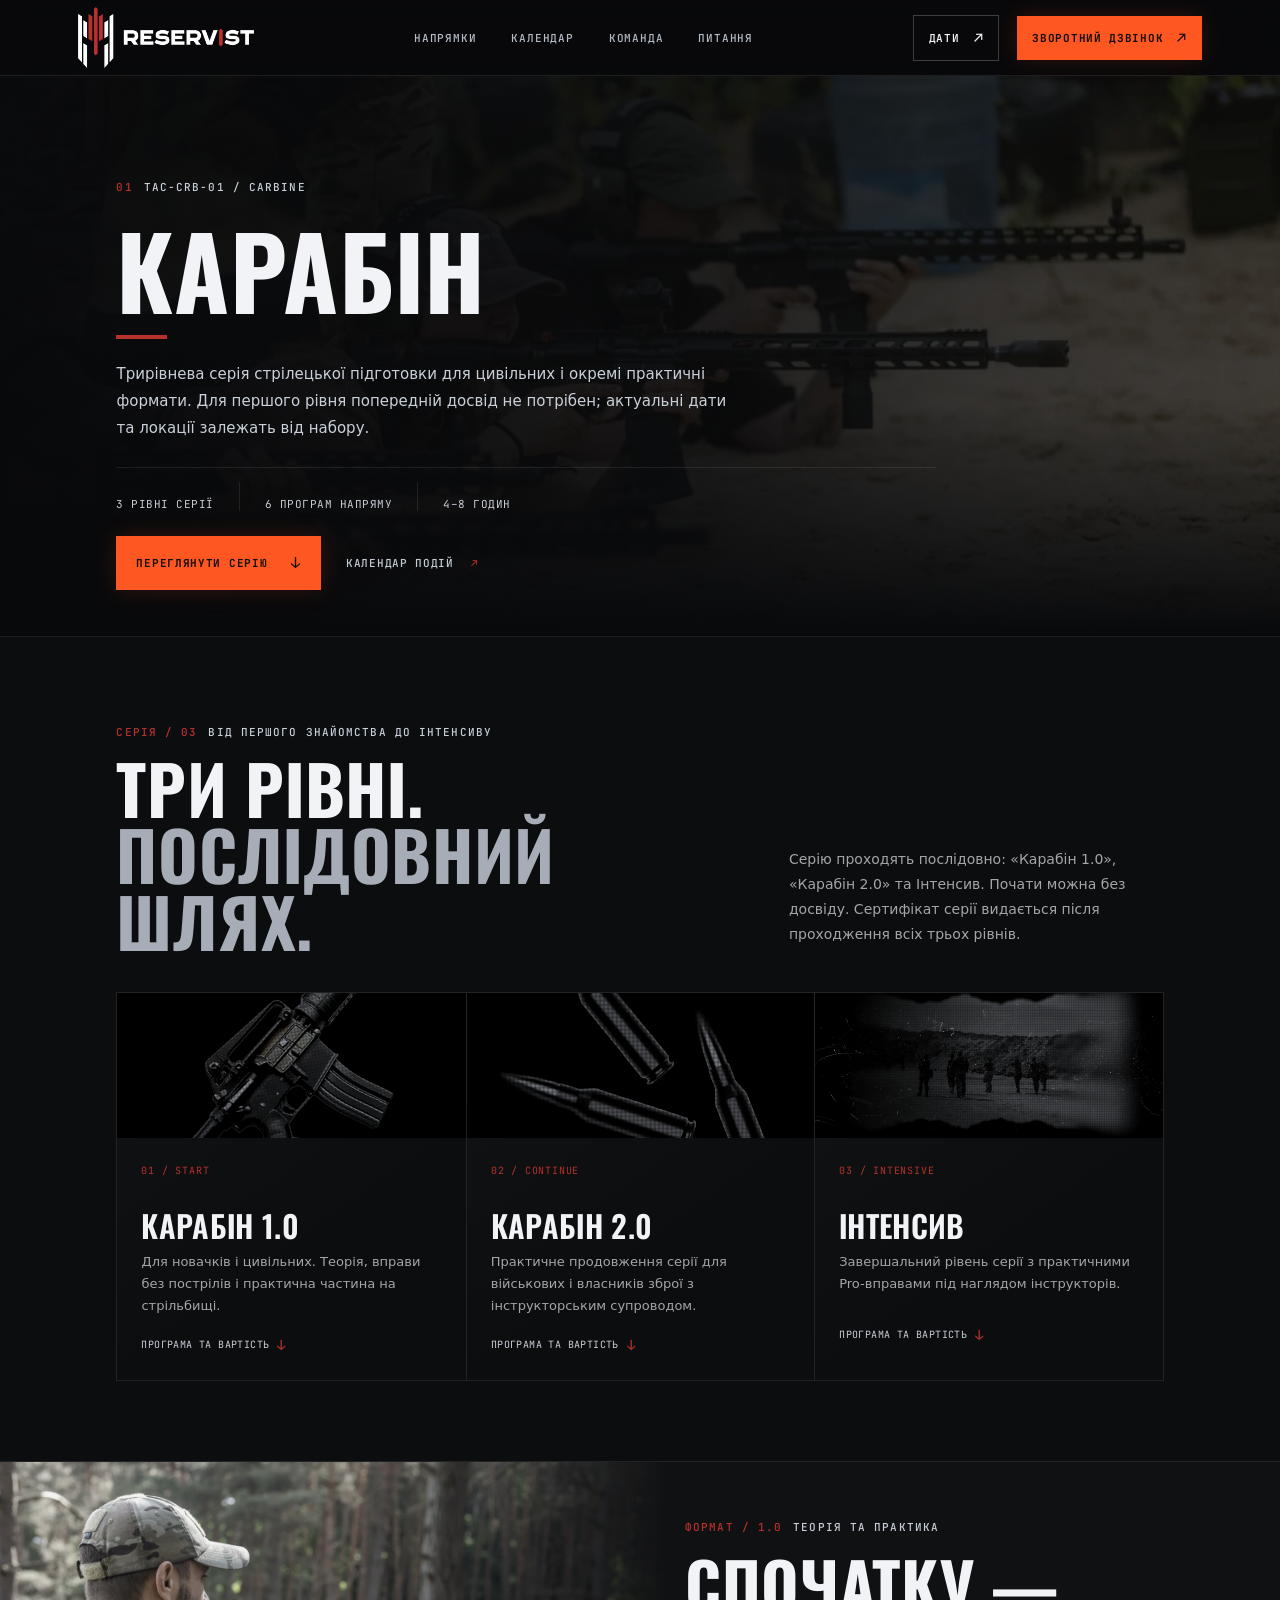
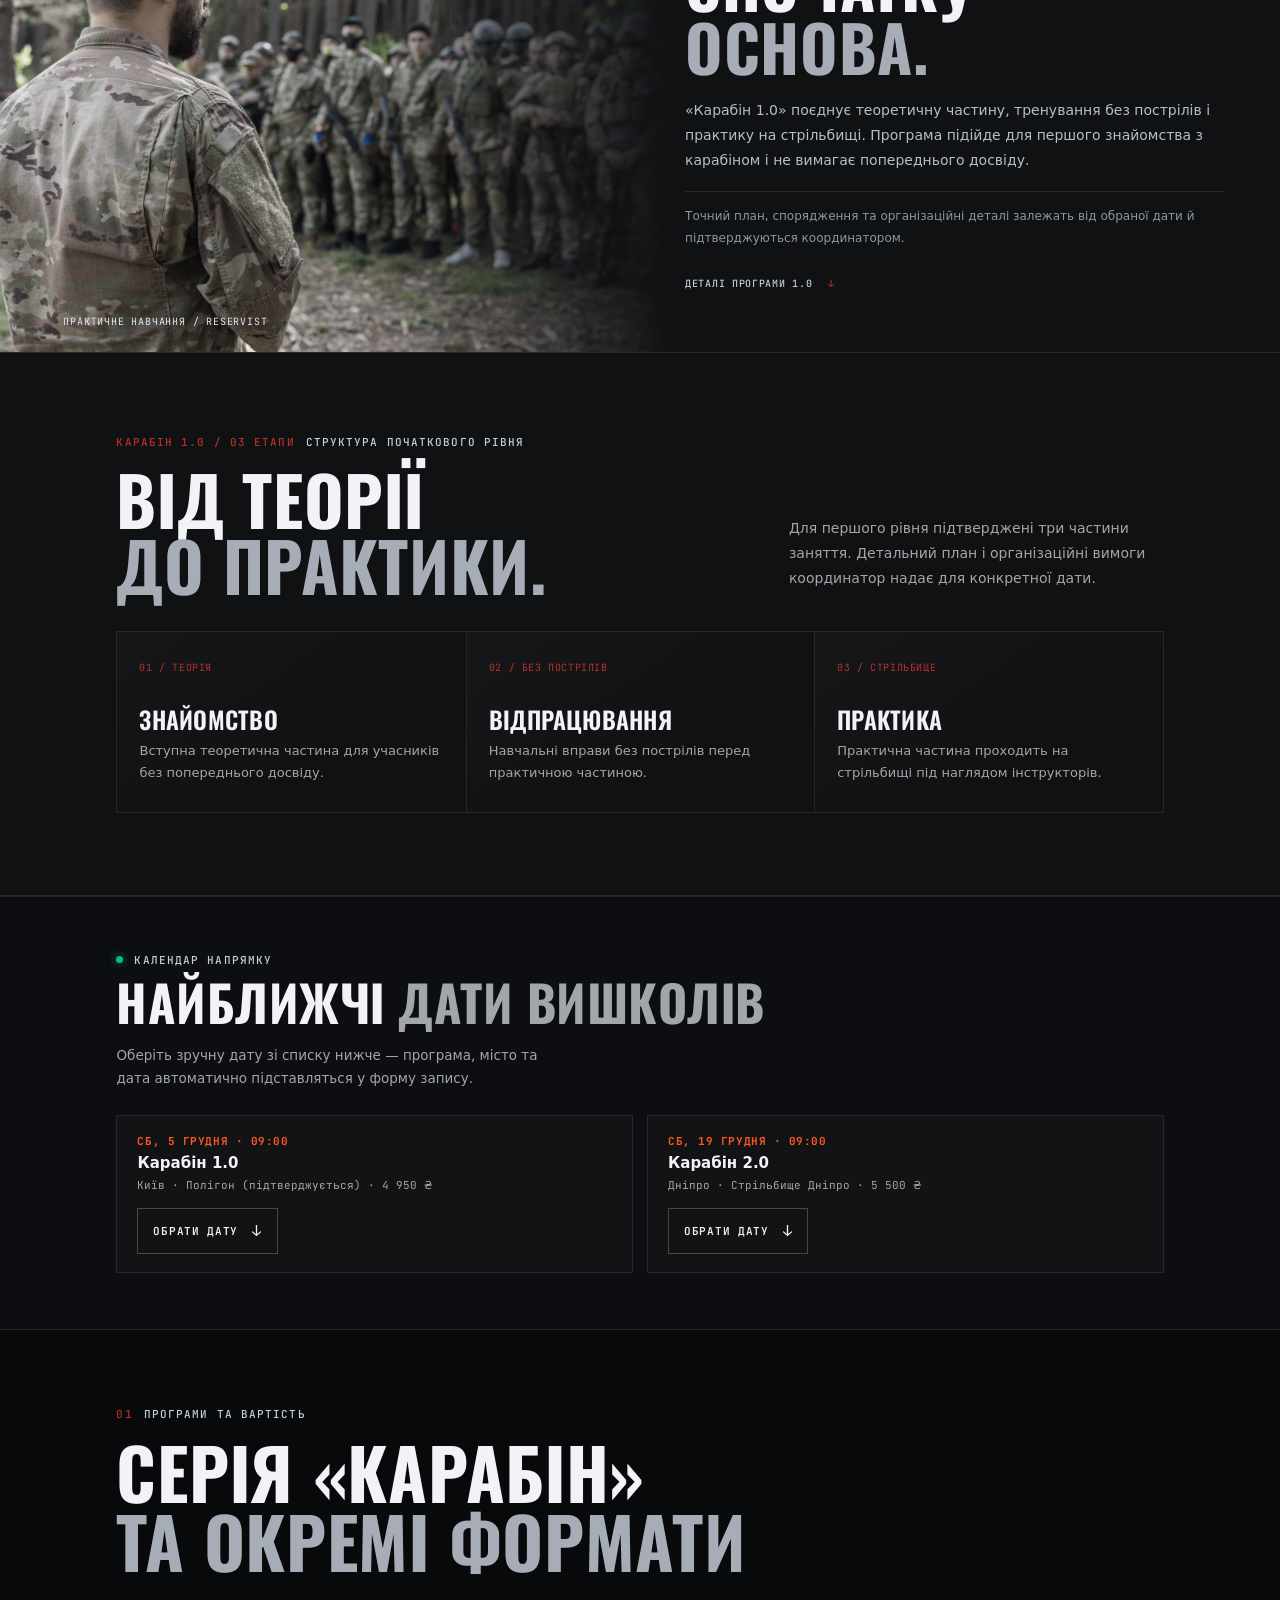
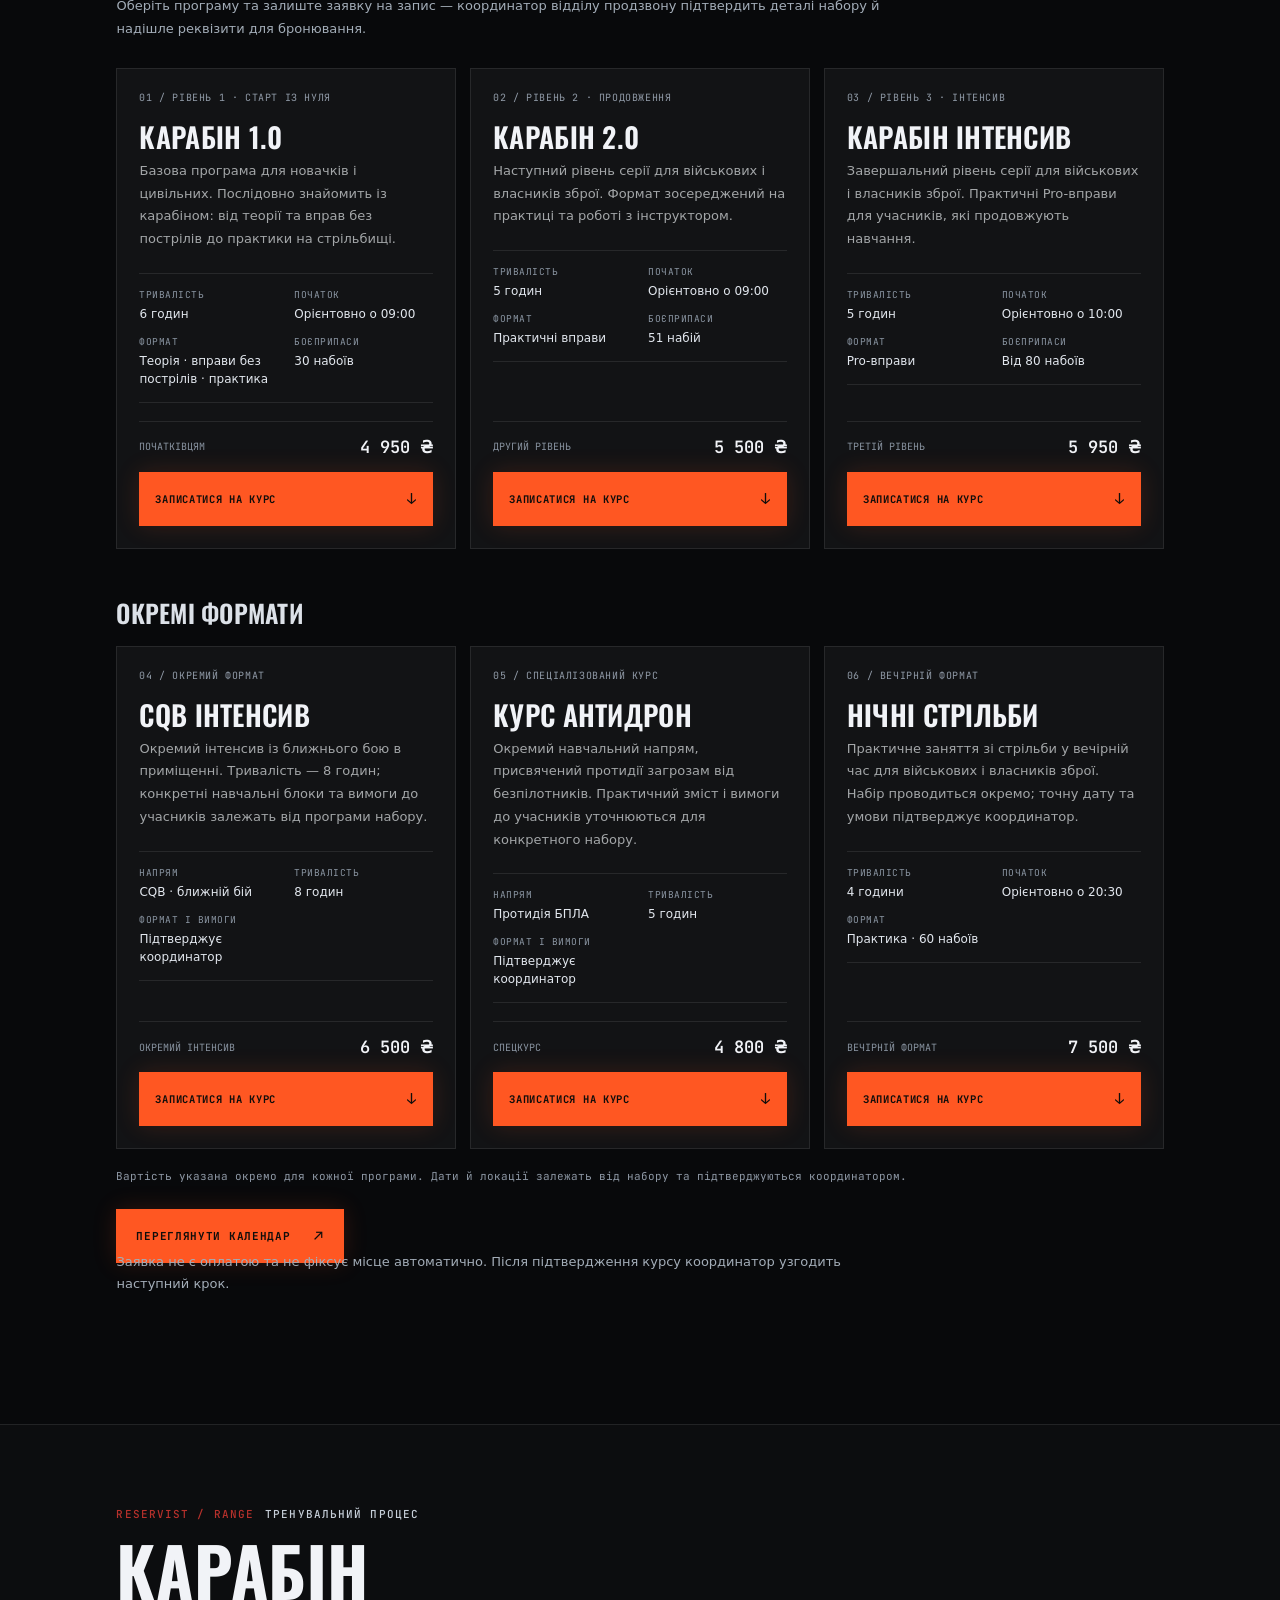
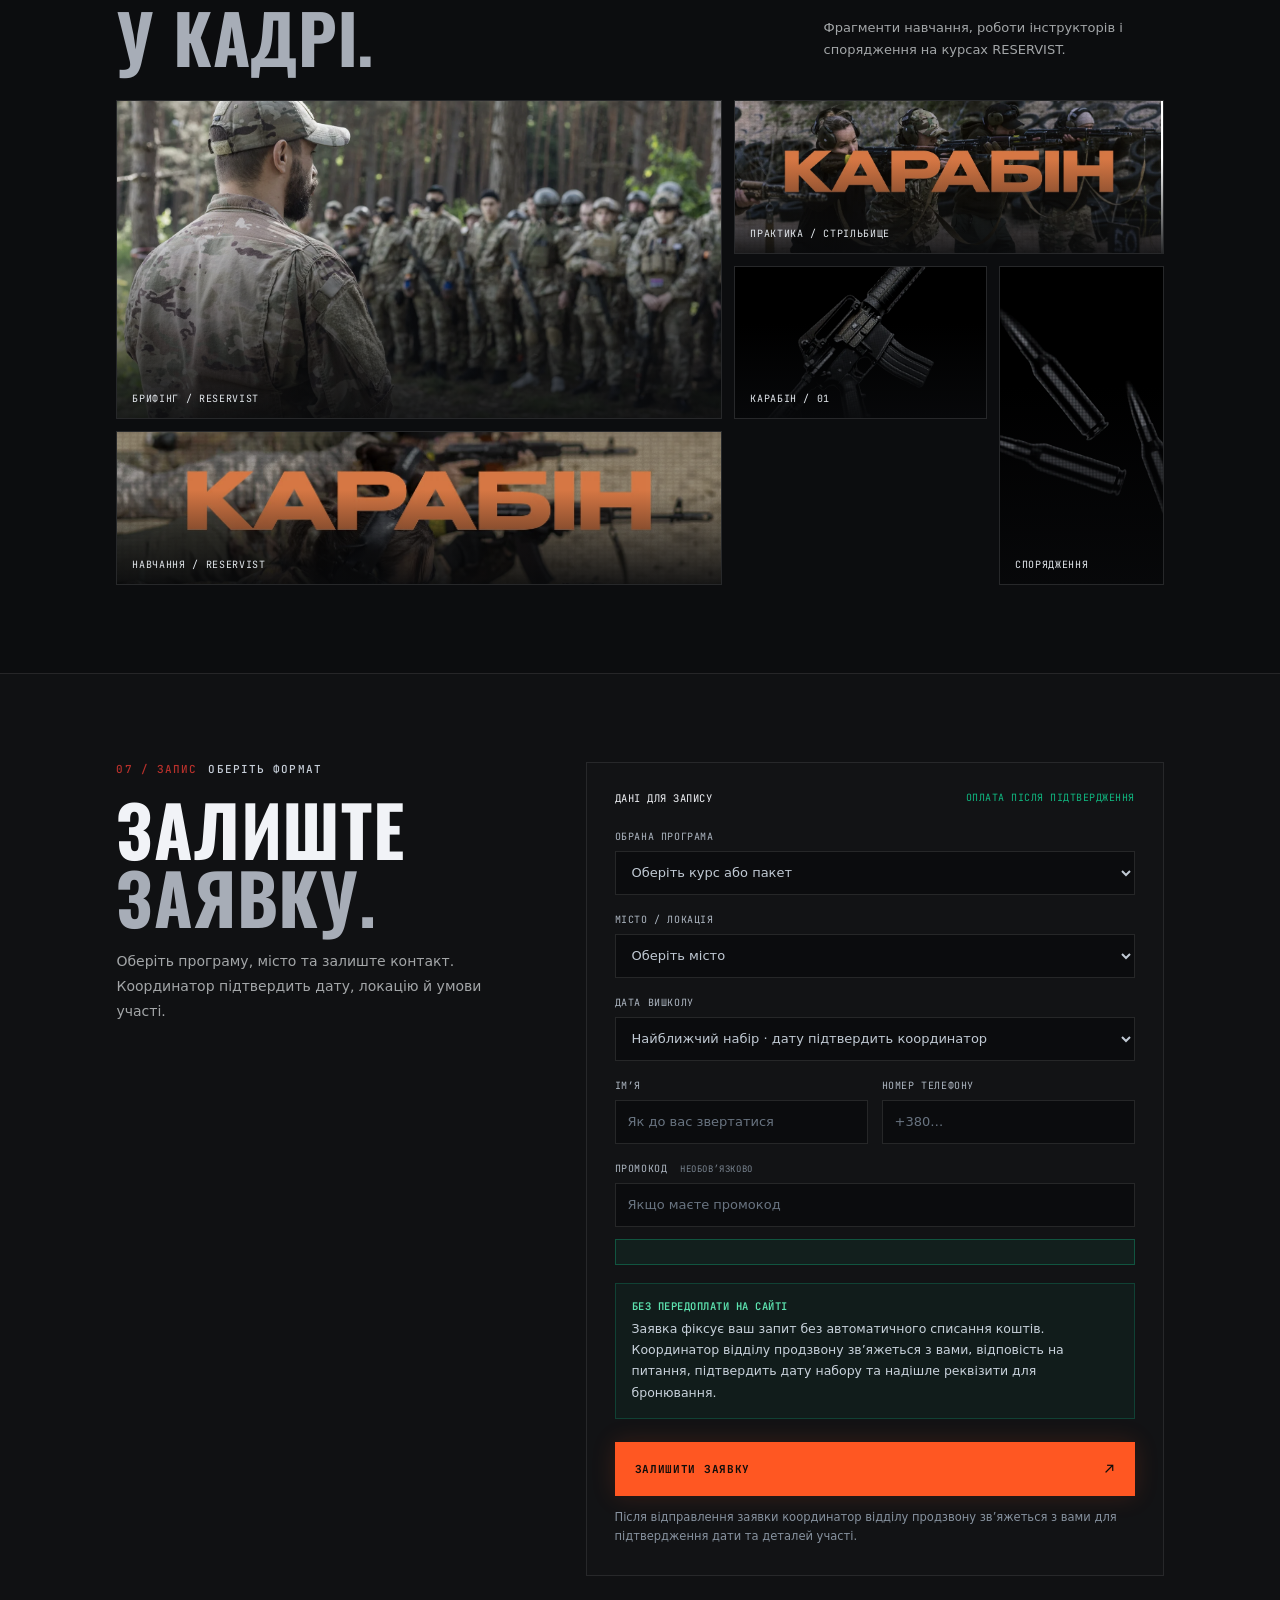
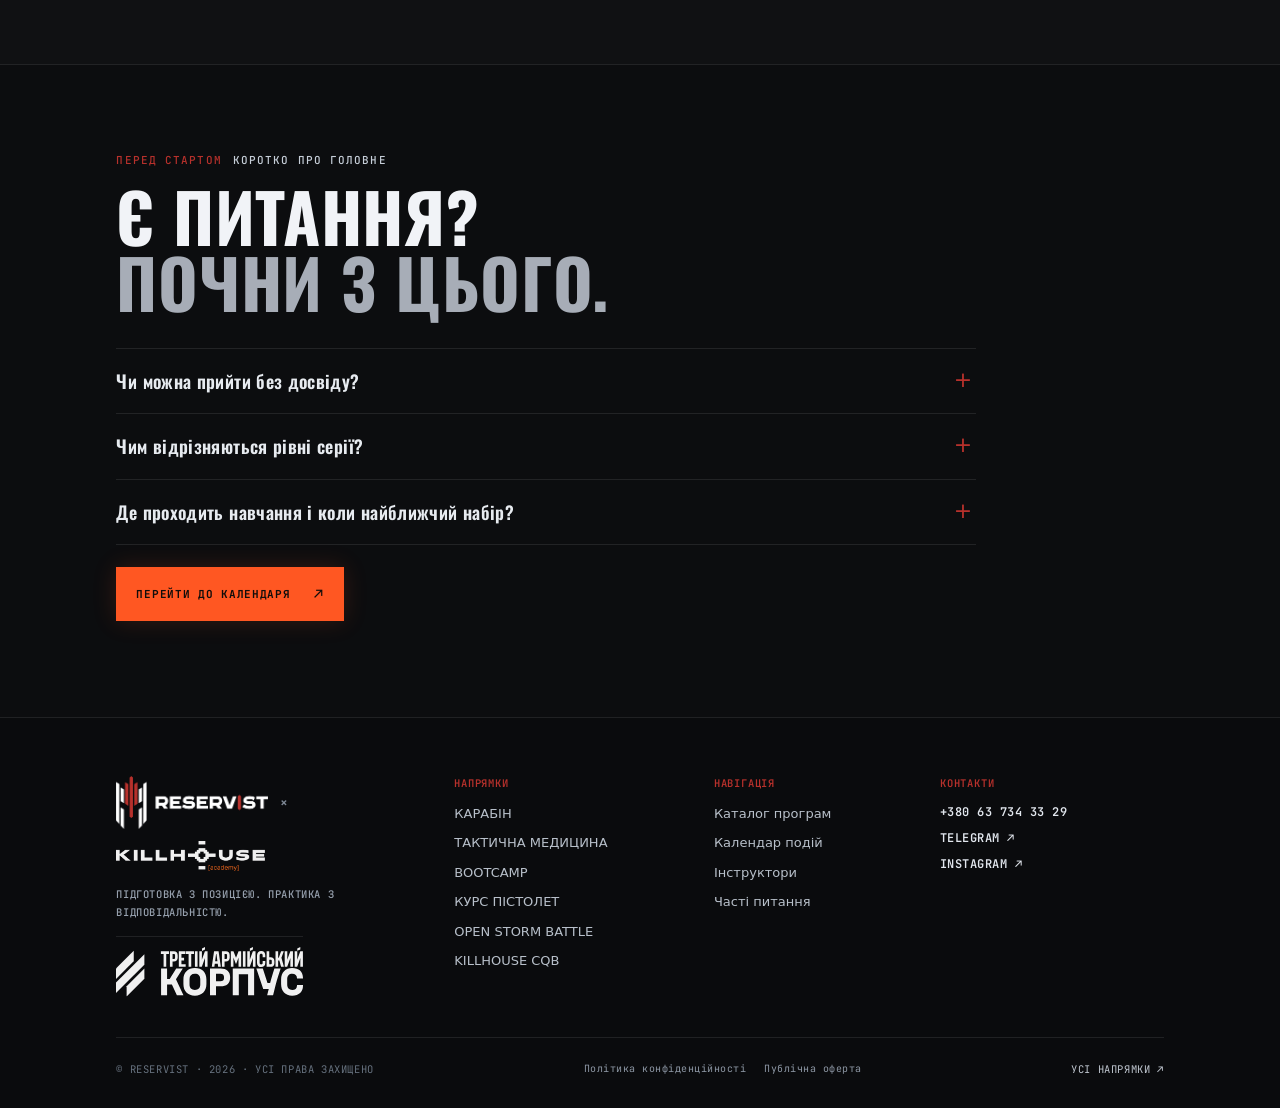
<file: directions/carbine.html>
<!doctype html>
<html lang="uk">
  <head>
    <meta charset="UTF-8" /><meta name="viewport" content="width=device-width, initial-scale=1.0" />
    <meta name="theme-color" content="#08090b" /><meta name="description" content="Трирівнева серія «Карабін» для цивільних та окремі формати RESERVIST. Програми, тривалість і вартість." />
    <link rel="icon" type="image/svg+xml" href="../assets/images/favicon.svg" />
    <title>Карабін — RESERVIST</title>
    <link rel="preconnect" href="https://fonts.googleapis.com" /><link rel="preconnect" href="https://fonts.gstatic.com" crossorigin />
    <link href="https://fonts.googleapis.com/css2?family=JetBrains+Mono:wght@400;500;600;700&family=Oswald:wght@500;600;700&display=swap" rel="stylesheet" />
    <link rel="stylesheet" href="../styles.css?v=22" /><script src="../script.js?v=22" defer></script>
    <script src="../cms-config.js?v=22" defer></script><script src="../cms-client.js?v=22" defer></script><script src="../cms-public.js?v=22" defer></script>
  </head>
  <body data-cms-page="carbine"><div class="site-shell">
    <header class="topbar">
      <a class="brand" href="../index.html" aria-label="RESERVIST — на початок"><img class="brand-logo" src="../assets/images/reservist-logo.png" alt="RESERVIST — практична підготовка" /></a>
      <nav class="main-nav" aria-label="Навігація"><a href="../index.html#directions">НАПРЯМКИ</a><a href="../index.html#calendar">КАЛЕНДАР</a><a href="../index.html#team">КОМАНДА</a><a href="../index.html#faq">ПИТАННЯ</a></nav>
      <div class="nav-actions"><a class="button button-small button-outline" href="../index.html#calendar">ДАТИ <span>↗</span></a></div>
      <button class="menu-toggle" type="button" aria-label="Відкрити меню" aria-expanded="false"><span></span><span></span></button>
    </header>
    <main>
      <section class="direction-page-hero carbine-hero"><div class="eyebrow"><span class="section-number">01</span> TAC-CRB-01 / CARBINE</div><h1>КАРАБІН</h1><div class="title-stripe"></div><p>Трирівнева серія стрілецької підготовки для цивільних і окремі практичні формати. Для першого рівня попередній досвід не потрібен; актуальні дати та локації залежать від набору.</p><div class="direction-facts"><span>3 РІВНІ СЕРІЇ</span><span>6 ПРОГРАМ НАПРЯМУ</span><span>4–8 ГОДИН</span></div><div class="carbine-hero-actions"><a class="button button-primary" href="#carbine-series">ПЕРЕГЛЯНУТИ СЕРІЮ <span>↓</span></a><a class="text-link" href="../index.html#calendar">КАЛЕНДАР ПОДІЙ <span>↗</span></a></div></section>
      <section class="carbine-series" id="carbine-series" aria-labelledby="carbine-series-heading">
        <div class="eyebrow"><span class="section-number">СЕРІЯ / 03</span> ВІД ПЕРШОГО ЗНАЙОМСТВА ДО ІНТЕНСИВУ</div>
        <div class="carbine-series-intro">
          <h2 id="carbine-series-heading">ТРИ РІВНІ.<br /><span>ПОСЛІДОВНИЙ ШЛЯХ.</span></h2>
          <p>Серію проходять послідовно: «Карабін 1.0», «Карабін 2.0» та Інтенсив. Почати можна без досвіду. Сертифікат серії видається після проходження всіх трьох рівнів.</p>
        </div>
        <div class="carbine-levels">
          <article class="carbine-level">
            <img class="carbine-level-photo" src="../assets/images/carbine-level-1.webp" alt="Карабін для базового рівня навчання" />
            <span class="carbine-level-index">01 / START</span>
            <h3>КАРАБІН 1.0</h3>
            <p>Для новачків і цивільних. Теорія, вправи без пострілів і практична частина на стрільбищі.</p>
            <a href="#programs">ПРОГРАМА ТА ВАРТІСТЬ <span>↓</span></a>
          </article>
          <article class="carbine-level">
            <img class="carbine-level-photo" src="../assets/images/carbine-level-2.webp" alt="Спорядження для практичного рівня курсу" />
            <span class="carbine-level-index">02 / CONTINUE</span>
            <h3>КАРАБІН 2.0</h3>
            <p>Практичне продовження серії для військових і власників зброї з інструкторським супроводом.</p>
            <a href="#programs">ПРОГРАМА ТА ВАРТІСТЬ <span>↓</span></a>
          </article>
          <article class="carbine-level">
            <img class="carbine-level-photo" src="../assets/images/carbine-series.webp" alt="Групове навчання на стрілецькому курсі RESERVIST" />
            <span class="carbine-level-index">03 / INTENSIVE</span>
            <h3>ІНТЕНСИВ</h3>
            <p>Завершальний рівень серії з практичними Pro-вправами під наглядом інструкторів.</p>
            <a href="#programs">ПРОГРАМА ТА ВАРТІСТЬ <span>↓</span></a>
          </article>
        </div>
      </section>
      <section class="carbine-training" aria-labelledby="carbine-training-heading">
        <div class="carbine-training-photo">
          <img src="../assets/images/carbine-training-group.webp" alt="Інструктор проводить заняття для групи учасників RESERVIST" />
          <span>ПРАКТИЧНЕ НАВЧАННЯ / RESERVIST</span>
        </div>
        <div class="carbine-training-copy">
          <div class="eyebrow"><span class="section-number">ФОРМАТ / 1.0</span> ТЕОРІЯ ТА ПРАКТИКА</div>
          <h2 id="carbine-training-heading">СПОЧАТКУ —<br /><span>ОСНОВА.</span></h2>
          <p>«Карабін 1.0» поєднує теоретичну частину, тренування без пострілів і практику на стрільбищі. Програма підійде для першого знайомства з карабіном і не вимагає попереднього досвіду.</p>
          <p class="carbine-training-note">Точний план, спорядження та організаційні деталі залежать від обраної дати й підтверджуються координатором.</p>
          <a class="text-link" href="#course-carbine-1">ДЕТАЛІ ПРОГРАМИ 1.0 <span>↓</span></a>
        </div>
      </section>
      <section class="carbine-session" aria-labelledby="carbine-session-heading">
        <div class="eyebrow"><span class="section-number">КАРАБІН 1.0 / 03 ЕТАПИ</span> СТРУКТУРА ПОЧАТКОВОГО РІВНЯ</div>
        <div class="carbine-session-heading">
          <h2 id="carbine-session-heading">ВІД ТЕОРІЇ<br /><span>ДО ПРАКТИКИ.</span></h2>
          <p>Для першого рівня підтверджені три частини заняття. Детальний план і організаційні вимоги координатор надає для конкретної дати.</p>
        </div>
        <div class="carbine-session-steps">
          <article><span>01 / ТЕОРІЯ</span><h3>ЗНАЙОМСТВО</h3><p>Вступна теоретична частина для учасників без попереднього досвіду.</p></article>
          <article><span>02 / БЕЗ ПОСТРІЛІВ</span><h3>ВІДПРАЦЮВАННЯ</h3><p>Навчальні вправи без пострілів перед практичною частиною.</p></article>
          <article><span>03 / СТРІЛЬБИЩЕ</span><h3>ПРАКТИКА</h3><p>Практична частина проходить на стрільбищі під наглядом інструкторів.</p></article>
        </div>
      </section>
      <section class="direction-content" id="programs"><div class="eyebrow"><span class="section-number">01</span> ПРОГРАМИ ТА ВАРТІСТЬ</div><h2>СЕРІЯ «КАРАБІН»<br /><span>ТА ОКРЕМІ ФОРМАТИ</span></h2>
        <p class="carbine-purchase-note">Оберіть програму та залиште заявку на запис — координатор відділу продзвону підтвердить деталі набору й надішле реквізити для бронювання.</p>
        <div class="detail-tariff-grid">
          <article class="detail-tariff" id="course-carbine-1">
            <span>01 / РІВЕНЬ 1 · СТАРТ ІЗ НУЛЯ</span><h3>КАРАБІН 1.0</h3>
            <p>Базова програма для новачків і цивільних. Послідовно знайомить із карабіном: від теорії та вправ без пострілів до практики на стрільбищі.</p>
            <dl class="course-specs"><div><dt>Тривалість</dt><dd>6 годин</dd></div><div><dt>Початок</dt><dd>Орієнтовно о 09:00</dd></div><div><dt>Формат</dt><dd>Теорія · вправи без пострілів · практика</dd></div><div><dt>Боєприпаси</dt><dd>30 набоїв</dd></div></dl>
            <div><small>ПОЧАТКІВЦЯМ</small><strong>4 950 ₴</strong></div>
            <a class="button button-primary course-book-button" href="#carbine-booking" data-course="carbine-1">ЗАПИСАТИСЯ НА КУРС <span>↓</span></a>
          </article>
          <article class="detail-tariff" id="course-carbine-2">
            <span>02 / РІВЕНЬ 2 · ПРОДОВЖЕННЯ</span><h3>КАРАБІН 2.0</h3>
            <p>Наступний рівень серії для військових і власників зброї. Формат зосереджений на практиці та роботі з інструктором.</p>
            <dl class="course-specs"><div><dt>Тривалість</dt><dd>5 годин</dd></div><div><dt>Початок</dt><dd>Орієнтовно о 09:00</dd></div><div><dt>Формат</dt><dd>Практичні вправи</dd></div><div><dt>Боєприпаси</dt><dd>51 набій</dd></div></dl>
            <div><small>ДРУГИЙ РІВЕНЬ</small><strong>5 500 ₴</strong></div>
            <a class="button button-primary course-book-button" href="#carbine-booking" data-course="carbine-2">ЗАПИСАТИСЯ НА КУРС <span>↓</span></a>
          </article>
          <article class="detail-tariff" id="course-carbine-intensive">
            <span>03 / РІВЕНЬ 3 · ІНТЕНСИВ</span><h3>КАРАБІН ІНТЕНСИВ</h3>
            <p>Завершальний рівень серії для військових і власників зброї. Практичні Pro-вправи для учасників, які продовжують навчання.</p>
            <dl class="course-specs"><div><dt>Тривалість</dt><dd>5 годин</dd></div><div><dt>Початок</dt><dd>Орієнтовно о 10:00</dd></div><div><dt>Формат</dt><dd>Pro-вправи</dd></div><div><dt>Боєприпаси</dt><dd>Від 80 набоїв</dd></div></dl>
            <div><small>ТРЕТІЙ РІВЕНЬ</small><strong>5 950 ₴</strong></div>
            <a class="button button-primary course-book-button" href="#carbine-booking" data-course="carbine-intensive">ЗАПИСАТИСЯ НА КУРС <span>↓</span></a>
          </article>
        </div>
        <h3 class="program-group-heading">ОКРЕМІ ФОРМАТИ</h3>
        <div class="detail-tariff-grid">
          <article class="detail-tariff" id="course-cqb-intensive">
            <span>04 / ОКРЕМИЙ ФОРМАТ</span><h3>CQB ІНТЕНСИВ</h3>
            <p>Окремий інтенсив із ближнього бою в приміщенні. Тривалість — 8 годин; конкретні навчальні блоки та вимоги до учасників залежать від програми набору.</p>
            <dl class="course-specs"><div><dt>Напрям</dt><dd>CQB · ближній бій</dd></div><div><dt>Тривалість</dt><dd>8 годин</dd></div><div><dt>Формат і вимоги</dt><dd>Підтверджує координатор</dd></div></dl>
            <div><small>ОКРЕМИЙ ІНТЕНСИВ</small><strong>6 500 ₴</strong></div>
            <a class="button button-primary course-book-button" href="#carbine-booking" data-course="cqb-intensive">ЗАПИСАТИСЯ НА КУРС <span>↓</span></a>
          </article>
          <article class="detail-tariff" id="course-anti-drone">
            <span>05 / СПЕЦІАЛІЗОВАНИЙ КУРС</span><h3>КУРС АНТИДРОН</h3>
            <p>Окремий навчальний напрям, присвячений протидії загрозам від безпілотників. Практичний зміст і вимоги до учасників уточнюються для конкретного набору.</p>
            <dl class="course-specs"><div><dt>Напрям</dt><dd>Протидія БПЛА</dd></div><div><dt>Тривалість</dt><dd>5 годин</dd></div><div><dt>Формат і вимоги</dt><dd>Підтверджує координатор</dd></div></dl>
            <div><small>СПЕЦКУРС</small><strong>4 800 ₴</strong></div>
            <a class="button button-primary course-book-button" href="#carbine-booking" data-course="anti-drone">ЗАПИСАТИСЯ НА КУРС <span>↓</span></a>
          </article>
          <article class="detail-tariff" id="course-night-shooting">
            <span>06 / ВЕЧІРНІЙ ФОРМАТ</span><h3>НІЧНІ СТРІЛЬБИ</h3>
            <p>Практичне заняття зі стрільби у вечірній час для військових і власників зброї. Набір проводиться окремо; точну дату та умови підтверджує координатор.</p>
            <dl class="course-specs"><div><dt>Тривалість</dt><dd>4 години</dd></div><div><dt>Початок</dt><dd>Орієнтовно о 20:30</dd></div><div><dt>Формат</dt><dd>Практика · 60 набоїв</dd></div></dl>
            <div><small>ВЕЧІРНІЙ ФОРМАТ</small><strong>7 500 ₴</strong></div>
            <a class="button button-primary course-book-button" href="#carbine-booking" data-course="night-shooting">ЗАПИСАТИСЯ НА КУРС <span>↓</span></a>
          </article>
        </div>
        <p class="price-note">Вартість указана окремо для кожної програми. Дати й локації залежать від набору та підтверджуються координатором.</p>
        <a class="button button-primary detail-cta" href="../index.html#calendar">ПЕРЕГЛЯНУТИ КАЛЕНДАР <span>↗</span></a>
        <p class="carbine-purchase-note">Заявка не є оплатою та не фіксує місце автоматично. Після підтвердження курсу координатор узгодить наступний крок.</p>
      </section>
      <section class="carbine-gallery" aria-labelledby="carbine-gallery-heading">
        <div class="carbine-gallery-heading">
          <div>
            <div class="eyebrow"><span class="section-number">RESERVIST / RANGE</span> ТРЕНУВАЛЬНИЙ ПРОЦЕС</div>
            <h2 id="carbine-gallery-heading">КАРАБІН<br /><span>У КАДРІ.</span></h2>
          </div>
          <p>Фрагменти навчання, роботи інструкторів і спорядження на курсах RESERVIST.</p>
        </div>
        <div class="carbine-gallery-grid">
          <figure class="carbine-gallery-main">
            <img src="../assets/images/carbine-training-group.webp" alt="Інструктор проводить брифінг для групи учасників RESERVIST" />
            <figcaption>БРИФІНГ / RESERVIST</figcaption>
          </figure>
          <figure class="carbine-gallery-top">
            <img src="../assets/images/carbine-training-2.webp" alt="Практичне групове заняття з карабіна на стрільбищі" />
            <figcaption>ПРАКТИКА / СТРІЛЬБИЩЕ</figcaption>
          </figure>
          <figure class="carbine-gallery-side">
            <img src="../assets/images/carbine-level-1.webp" alt="Карабін у матеріалах курсу базового рівня" />
            <figcaption>КАРАБІН / 01</figcaption>
          </figure>
          <figure class="carbine-gallery-detail">
            <img src="../assets/images/carbine-level-2.webp" alt="Деталь спорядження у матеріалах курсу" />
            <figcaption>СПОРЯДЖЕННЯ</figcaption>
          </figure>
          <figure class="carbine-gallery-bottom">
            <img src="../assets/images/carbine-training-1.webp" alt="Практична стрільба учасників на курсі RESERVIST" />
            <figcaption>НАВЧАННЯ / RESERVIST</figcaption>
          </figure>
        </div>
      </section>
      <section class="carbine-booking" id="carbine-booking" aria-labelledby="carbine-booking-heading">
        <div class="carbine-booking-intro">
          <div class="eyebrow"><span class="section-number">07 / ЗАПИС</span> ОБЕРІТЬ ФОРМАТ</div>
          <h2 id="carbine-booking-heading">ЗАЛИШТЕ<br /><span>ЗАЯВКУ.</span></h2>
          <p>Оберіть програму, місто та залиште контакт. Координатор підтвердить дату, локацію й умови участі.</p>
        </div>
        <form class="booking-form application-form carbine-booking-form" id="application-form">
          <div class="form-heading"><span>ДАНІ ДЛЯ ЗАПИСУ</span><span class="form-lock">ОПЛАТА ПІСЛЯ ПІДТВЕРДЖЕННЯ</span></div>
          <select id="application-direction" name="direction" aria-label="Напрямок" hidden required>
            <option value="carbine" selected>Карабін</option>
          </select>
          <label for="application-course">ОБРАНА ПРОГРАМА</label>
          <select id="application-course" name="course" required>
            <option value="" selected disabled>Оберіть програму вище або тут</option>
          </select>
          <label for="application-city">МІСТО / ЛОКАЦІЯ</label>
          <select id="application-city" name="city" required disabled>
            <option value="" selected disabled>Спочатку оберіть програму</option>
          </select>
          <div class="form-two-columns">
            <div><label for="application-name">ІМ’Я</label><input id="application-name" name="name" autocomplete="name" placeholder="Як до вас звертатися" required /></div>
            <div><label for="application-phone">НОМЕР ТЕЛЕФОНУ</label><input id="application-phone" name="phone" type="tel" autocomplete="tel" placeholder="+380…" required /></div>
          </div>
          <label for="application-promo">ПРОМОКОД <span class="optional-label">НЕОБОВ’ЯЗКОВО</span></label>
          <input id="application-promo" name="promo" autocomplete="off" placeholder="Якщо маєте промокод" />
          <div class="payment-pending"><strong>БЕЗ ПЕРЕДОПЛАТИ НА САЙТІ</strong>Заявка фіксує ваш запит без автоматичного списання коштів. Координатор відділу продзвону зв’яжеться з вами, відповість на питання, підтвердить дату набору та надішле реквізити для бронювання.</div>
          <button type="submit" class="button button-primary form-submit">ЗАЛИШИТИ ЗАЯВКУ <span>↗</span></button>
          <p class="form-disclaimer">Після відправлення заявки координатор відділу продзвону зв’яжеться з вами для підтвердження дати та деталей участі.</p>
          <div class="form-feedback" aria-live="polite"></div>
        </form>
      </section>
      <section class="carbine-faq" aria-labelledby="carbine-faq-heading">
        <div class="eyebrow"><span class="section-number">ПЕРЕД СТАРТОМ</span> КОРОТКО ПРО ГОЛОВНЕ</div>
        <h2 id="carbine-faq-heading">Є ПИТАННЯ?<br /><span>ПОЧНИ З ЦЬОГО.</span></h2>
        <div class="carbine-faq-list">
          <details>
            <summary>Чи можна прийти без досвіду?</summary>
            <p>Так. «Карабін 1.0» розрахований на новачків і не вимагає попереднього досвіду.</p>
          </details>
          <details>
            <summary>Чим відрізняються рівні серії?</summary>
            <p>«Карабін 1.0» — базовий рівень, «Карабін 2.0» — продовження, Інтенсив — третій рівень серії. Для кожної програми вказані тривалість та формат занять.</p>
          </details>
          <details>
            <summary>Де проходить навчання і коли найближчий набір?</summary>
            <p>Найближчі дати показані у блоці розкладу та в календарі на головній сторінці. Точну точку збору підтверджує координатор після заявки.</p>
          </details>
        </div>
        <a class="button button-primary detail-cta" href="../index.html#calendar">ПЕРЕЙТИ ДО КАЛЕНДАРЯ <span>↗</span></a>
      </section>
    </main>
    <footer class="footer">
      <div class="footer-grid">
        <div class="footer-brand-col">
            <div class="footer-brand-lockup">
              <a class="brand" href="../index.html" aria-label="RESERVIST — на початок"><img class="brand-logo" src="../assets/images/reservist-logo.png" alt="RESERVIST — практична підготовка" /></a>
              <span class="footer-brand-x" aria-hidden="true">×</span>
              <a href="https://killhouse.academy/tactic" target="_blank" rel="noreferrer" aria-label="KILLHOUSE Academy"><img class="footer-partner-logo" src="../assets/images/killhouse-logo.png" alt="KILLHOUSE Academy" /></a>
            </div>
            <p class="footer-tagline">ПІДГОТОВКА З ПОЗИЦІЄЮ. ПРАКТИКА З ВІДПОВІДАЛЬНІСТЮ.</p>
            <div class="footer-corps-lockup">
              <img class="footer-corps-logo" src="../assets/images/3ak-logo.svg" alt="Третій армійський корпус" />
            </div>
          </div>
        <div class="footer-col">
          <span class="footer-col-title">НАПРЯМКИ</span>
          <a href="carbine.html">Карабін</a>
          <a href="medicine.html">Тактична медицина</a>
          <a href="bootcamp.html">Bootcamp</a>
          <a href="pistol.html">Курс пістолет</a>
          <a href="open-storm.html">Open Storm Battle</a>
          <a href="killhouse-cqb.html">Killhouse CQB</a>
        </div>
        <div class="footer-col">
          <span class="footer-col-title">НАВІГАЦІЯ</span>
          <a href="../index.html#directions">Каталог програм</a>
          <a href="../index.html#calendar">Календар подій</a>
          <a href="../index.html#team">Інструктори</a>
          <a href="../index.html#faq">Часті питання</a>
        </div>
        <div class="footer-col">
          <span class="footer-col-title">КОНТАКТИ</span>
          <nav class="footer-links" aria-label="Контакти">
            <a href="tel:+380637343329">+380 63 734 33 29</a>
              <a href="https://t.me/reservist_ua" target="_blank" rel="noreferrer">TELEGRAM ↗</a>
              <a href="https://www.instagram.com/reservist.ua" target="_blank" rel="noreferrer">INSTAGRAM ↗</a>
          </nav>
        </div>
      </div>
      <div class="footer-bottom">
        <span class="footer-copy">© RESERVIST · 2026 · УСІ ПРАВА ЗАХИЩЕНО</span>
          <div class="footer-legal-links">
            <a href="../privacy.html">Політика конфіденційності</a>
            <a href="../offer.html">Публічна оферта</a>
          </div>
        <a href="../index.html#directions" class="back-top">УСІ НАПРЯМКИ ↗</a>
      </div>
    </footer>
  </div></body>
</html>
</file>
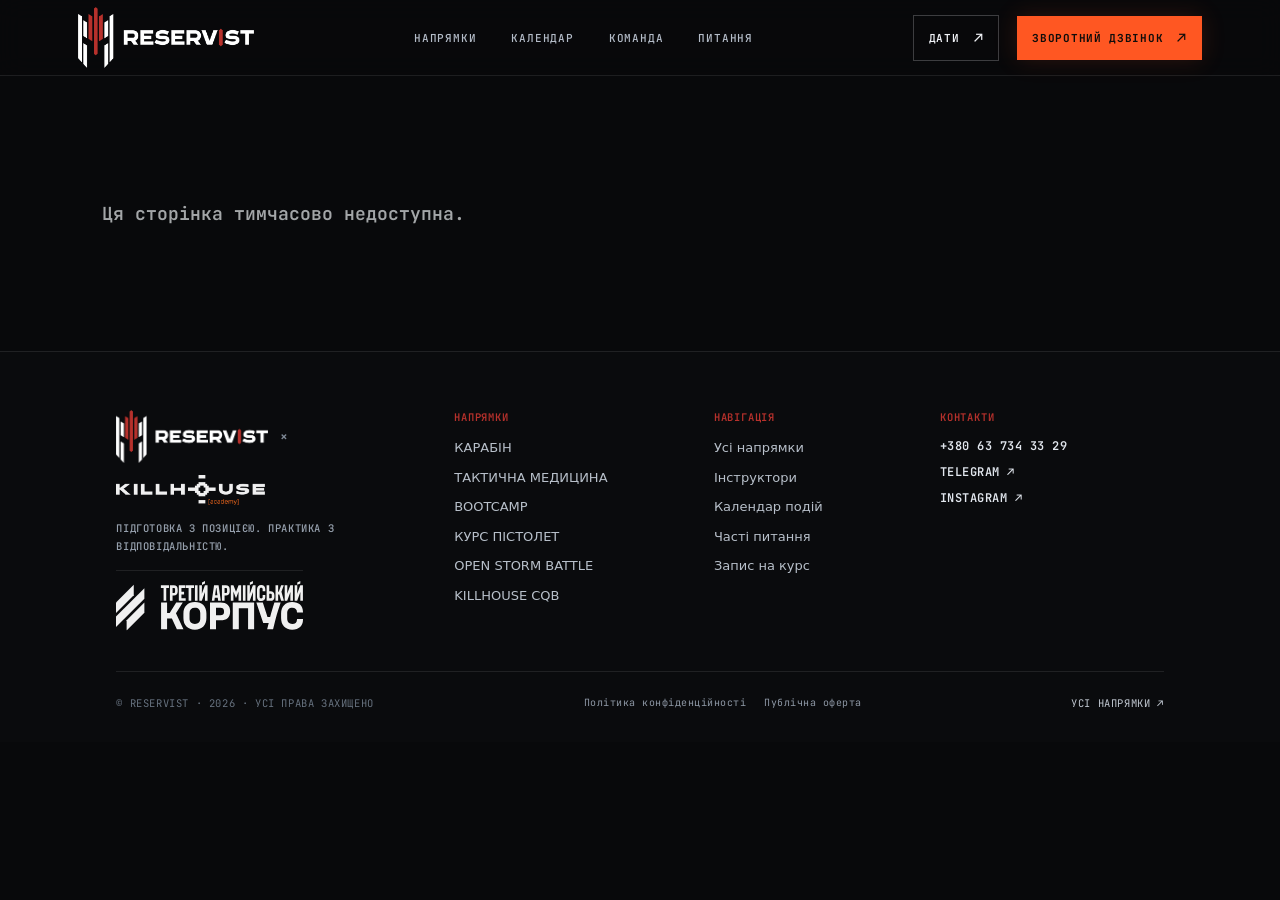
<file: directions/course.html>
<!doctype html>
<html lang="uk">
  <head>
    <meta charset="UTF-8" /><meta name="viewport" content="width=device-width, initial-scale=1.0" /><meta name="theme-color" content="#08090b" />
    <meta name="description" content="Програма практичної підготовки RESERVIST." /><link rel="icon" type="image/svg+xml" href="../assets/images/favicon.svg" />
    <title>Курс — RESERVIST</title>
    <link rel="preconnect" href="https://fonts.googleapis.com" /><link rel="preconnect" href="https://fonts.gstatic.com" crossorigin />
    <link href="https://fonts.googleapis.com/css2?family=JetBrains+Mono:wght@400;500;600;700&family=Oswald:wght@500;600;700&display=swap" rel="stylesheet" />
    <link rel="stylesheet" href="../styles.css?v=22" /><script src="../script.js?v=22" defer></script>
    <script src="../cms-config.js?v=22" defer></script><script src="../cms-client.js?v=22" defer></script><script src="../cms-public.js?v=22" defer></script>
  </head>
  <body data-cms-page="course"><div class="site-shell">
    <header class="topbar"><a class="brand" href="../index.html" aria-label="RESERVIST — на початок"><img class="brand-logo" src="../assets/images/reservist-logo.png" alt="RESERVIST — практична підготовка" /></a><nav class="main-nav" aria-label="Навігація"><a href="../index.html#directions">НАПРЯМКИ</a><a href="../index.html#calendar">КАЛЕНДАР</a><a href="../index.html#team">КОМАНДА</a><a href="../index.html#faq">ПИТАННЯ</a></nav><div class="nav-actions"><a class="button button-small button-outline" href="../index.html#calendar">ДАТИ <span>↗</span></a></div><button class="menu-toggle" type="button" aria-label="Відкрити меню" aria-expanded="false"><span></span><span></span></button></header>
    <main>
      <section class="direction-page-hero bootcamp-hero">
        <img class="bootcamp-hero-photo" data-course-hero-image hidden alt="" />
        <div class="eyebrow"><span class="section-number">RESERVIST</span> <span data-course-code>RESERVIST</span></div>
        <h1 data-course-title>Завантаження…</h1>
        <div class="title-stripe"></div>
        <p data-course-summary></p>
        <div class="direction-facts"><span data-course-cities>ЛОКАЦІЮ ПІДТВЕРДЖУЄ КООРДИНАТОР</span></div>
        <div class="carbine-hero-actions"><a class="button button-primary" href="#programs">ПРОГРАМИ ТА ВАРТІСТЬ <span>↓</span></a><a class="text-link" href="#direction-booking">ЗАЛИШИТИ ЗАЯВКУ <span>↓</span></a></div>
      </section>
      <section class="direction-content" id="programs">
        <div class="eyebrow"><span class="section-number">01</span> ПРОГРАМИ ТА ВАРТІСТЬ</div>
        <h2>ОБЕРИ СВІЙ<br /><span>ФОРМАТ</span></h2>
        <p class="carbine-purchase-note" data-course-description></p>
        <p class="price-note">Дату, локацію та організаційні деталі участі підтверджує координатор після подання заявки.</p>
      </section>
      <section class="direction-booking" id="direction-booking" aria-labelledby="direction-booking-heading">
        <div class="direction-booking-intro"><div class="eyebrow"><span class="section-number">02 / ЗАПИС</span> ОБЕРІТЬ ФОРМАТ</div><h2 id="direction-booking-heading">ЗАЛИШТЕ<br /><span>ЗАЯВКУ.</span></h2><p>Оберіть програму та місто, залиште контакти — координатор підтвердить доступні дати й деталі курсу.</p></div>
        <form class="booking-form application-form direction-booking-form" id="application-form">
          <div class="form-heading"><span>ДАНІ ДЛЯ ЗАПИСУ</span><span class="form-lock">ОПЛАТА ПІСЛЯ ПІДТВЕРДЖЕННЯ</span></div>
          <select id="application-direction" name="direction" aria-label="Напрямок" hidden required></select>
          <label for="application-course">ОБРАНА ПРОГРАМА</label><select id="application-course" name="course" required><option value="" selected disabled>Оберіть програму вище або тут</option></select>
          <label for="application-city">МІСТО / ЛОКАЦІЯ</label><select id="application-city" name="city" required disabled><option value="" selected disabled>Спочатку оберіть програму</option></select>
          <div class="form-two-columns"><div><label for="application-name">ІМ’Я</label><input id="application-name" name="name" autocomplete="name" placeholder="Як до вас звертатися" required /></div><div><label for="application-phone">НОМЕР ТЕЛЕФОНУ</label><input id="application-phone" name="phone" type="tel" autocomplete="tel" placeholder="+380…" required /></div></div>
          <label for="application-promo">ПРОМОКОД <span class="optional-label">НЕОБОВ’ЯЗКОВО</span></label><input id="application-promo" name="promo" autocomplete="off" placeholder="Якщо маєте промокод" />
          <div class="payment-pending"><strong>БЕЗ ПЕРЕДОПЛАТИ НА САЙТІ</strong>Заявка фіксує ваш запит без автоматичного списання коштів. Координатор відділу продзвону зв’яжеться з вами, відповість на питання, підтвердить дату набору та надішле реквізити для бронювання.</div>
          <button type="submit" class="button button-primary form-submit">ЗАЛИШИТИ ЗАЯВКУ <span>↗</span></button><p class="form-disclaimer">Після відправлення заявки координатор відділу продзвону зв’яжеться з вами для підтвердження дати та деталей участі.</p><div class="form-feedback" aria-live="polite"></div>
        </form>
      </section>
      <section class="carbine-faq" id="faq" aria-labelledby="course-faq-heading" hidden>
        <div class="eyebrow"><span class="section-number">ПЕРЕД ЗАПИСОМ</span> КОРОТКО ПРО ГОЛОВНЕ</div>
        <h2 id="course-faq-heading">Є ПИТАННЯ?<br /><span>ВІДПОВІДАЄМО.</span></h2>
        <div class="carbine-faq-list" data-course-faq></div>
        <a class="button button-primary detail-cta" href="#direction-booking">ЗАЛИШИТИ ЗАЯВКУ <span>↓</span></a>
      </section>
    </main>
    <footer class="footer">
      <div class="footer-grid">
        <div class="footer-brand-col">
            <div class="footer-brand-lockup">
              <a class="brand" href="../index.html" aria-label="RESERVIST — на початок"><img class="brand-logo" src="../assets/images/reservist-logo.png" alt="RESERVIST — практична підготовка" /></a>
              <span class="footer-brand-x" aria-hidden="true">×</span>
              <a href="https://killhouse.academy/tactic" target="_blank" rel="noreferrer" aria-label="KILLHOUSE Academy"><img class="footer-partner-logo" src="../assets/images/killhouse-logo.png" alt="KILLHOUSE Academy" /></a>
            </div>
            <p class="footer-tagline">ПІДГОТОВКА З ПОЗИЦІЄЮ. ПРАКТИКА З ВІДПОВІДАЛЬНІСТЮ.</p>
            <div class="footer-corps-lockup">
              <img class="footer-corps-logo" src="../assets/images/3ak-logo.svg" alt="Третій армійський корпус" />
            </div>
          </div>
        <div class="footer-col">
          <span class="footer-col-title">НАПРЯМКИ</span>
          <a href="carbine.html">Карабін</a>
          <a href="medicine.html">Тактична медицина</a>
          <a href="bootcamp.html">Bootcamp</a>
          <a href="pistol.html">Курс пістолет</a>
          <a href="open-storm.html">Open Storm Battle</a>
          <a href="killhouse-cqb.html">Killhouse CQB</a>
        </div>
        <div class="footer-col">
          <span class="footer-col-title">НАВІГАЦІЯ</span>
          <a href="../index.html#directions">Усі напрямки</a>
          <a href="../index.html#team">Інструктори</a>
          <a href="../index.html#calendar">Календар подій</a>
          <a href="../index.html#faq">Часті питання</a>
          <a href="../booking.html">Запис на курс</a>
        </div>
        <div class="footer-col">
          <span class="footer-col-title">КОНТАКТИ</span>
          <nav class="footer-links" aria-label="Контакти">
            <a href="tel:+380637343329">+380 63 734 33 29</a>
              <a href="https://t.me/reservist_ua" target="_blank" rel="noreferrer">TELEGRAM ↗</a>
              <a href="https://www.instagram.com/reservist.ua" target="_blank" rel="noreferrer">INSTAGRAM ↗</a>
          </nav>
        </div>
      </div>
      <div class="footer-bottom">
        <span class="footer-copy">© RESERVIST · 2026 · УСІ ПРАВА ЗАХИЩЕНО</span>
          <div class="footer-legal-links">
            <a href="../privacy.html">Політика конфіденційності</a>
            <a href="../offer.html">Публічна оферта</a>
          </div>
        <a href="../index.html#directions" class="back-top">УСІ НАПРЯМКИ ↗</a>
      </div>
    </footer>
  </div></body>
</html>
</file>
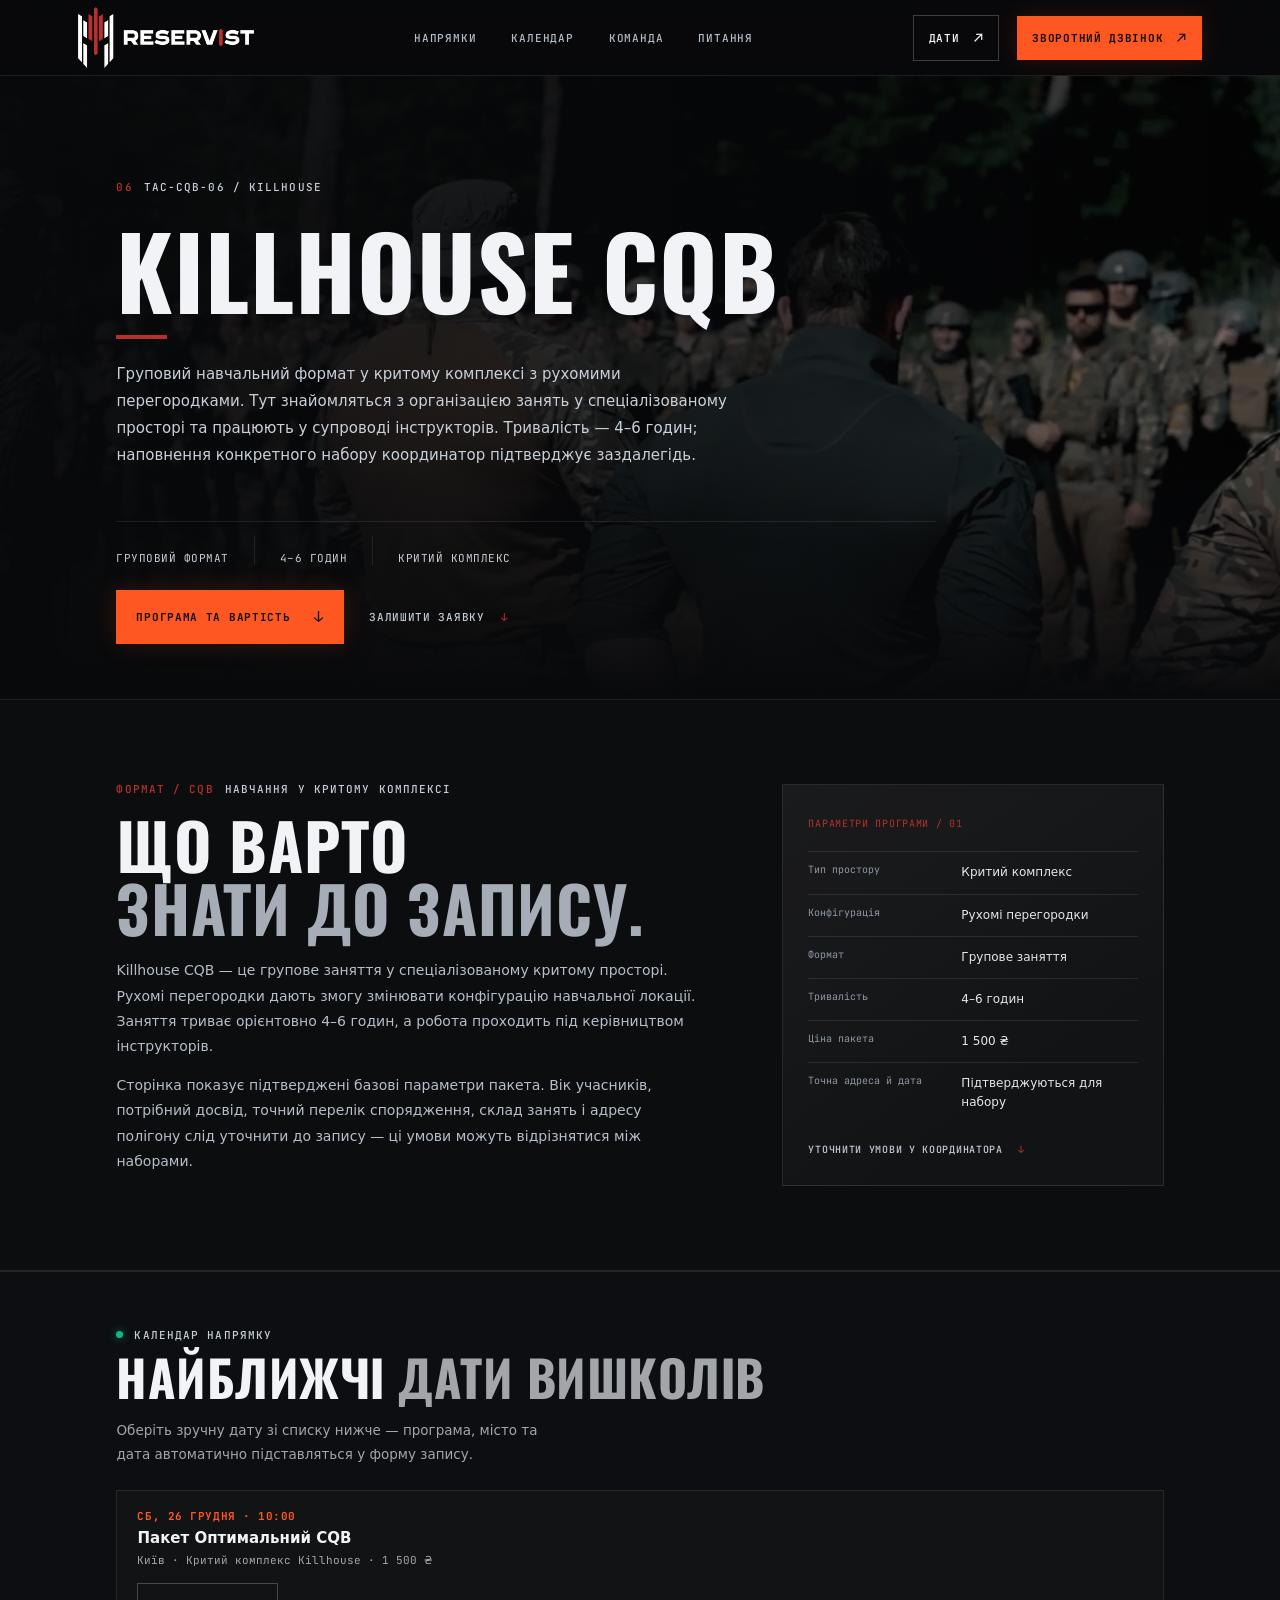
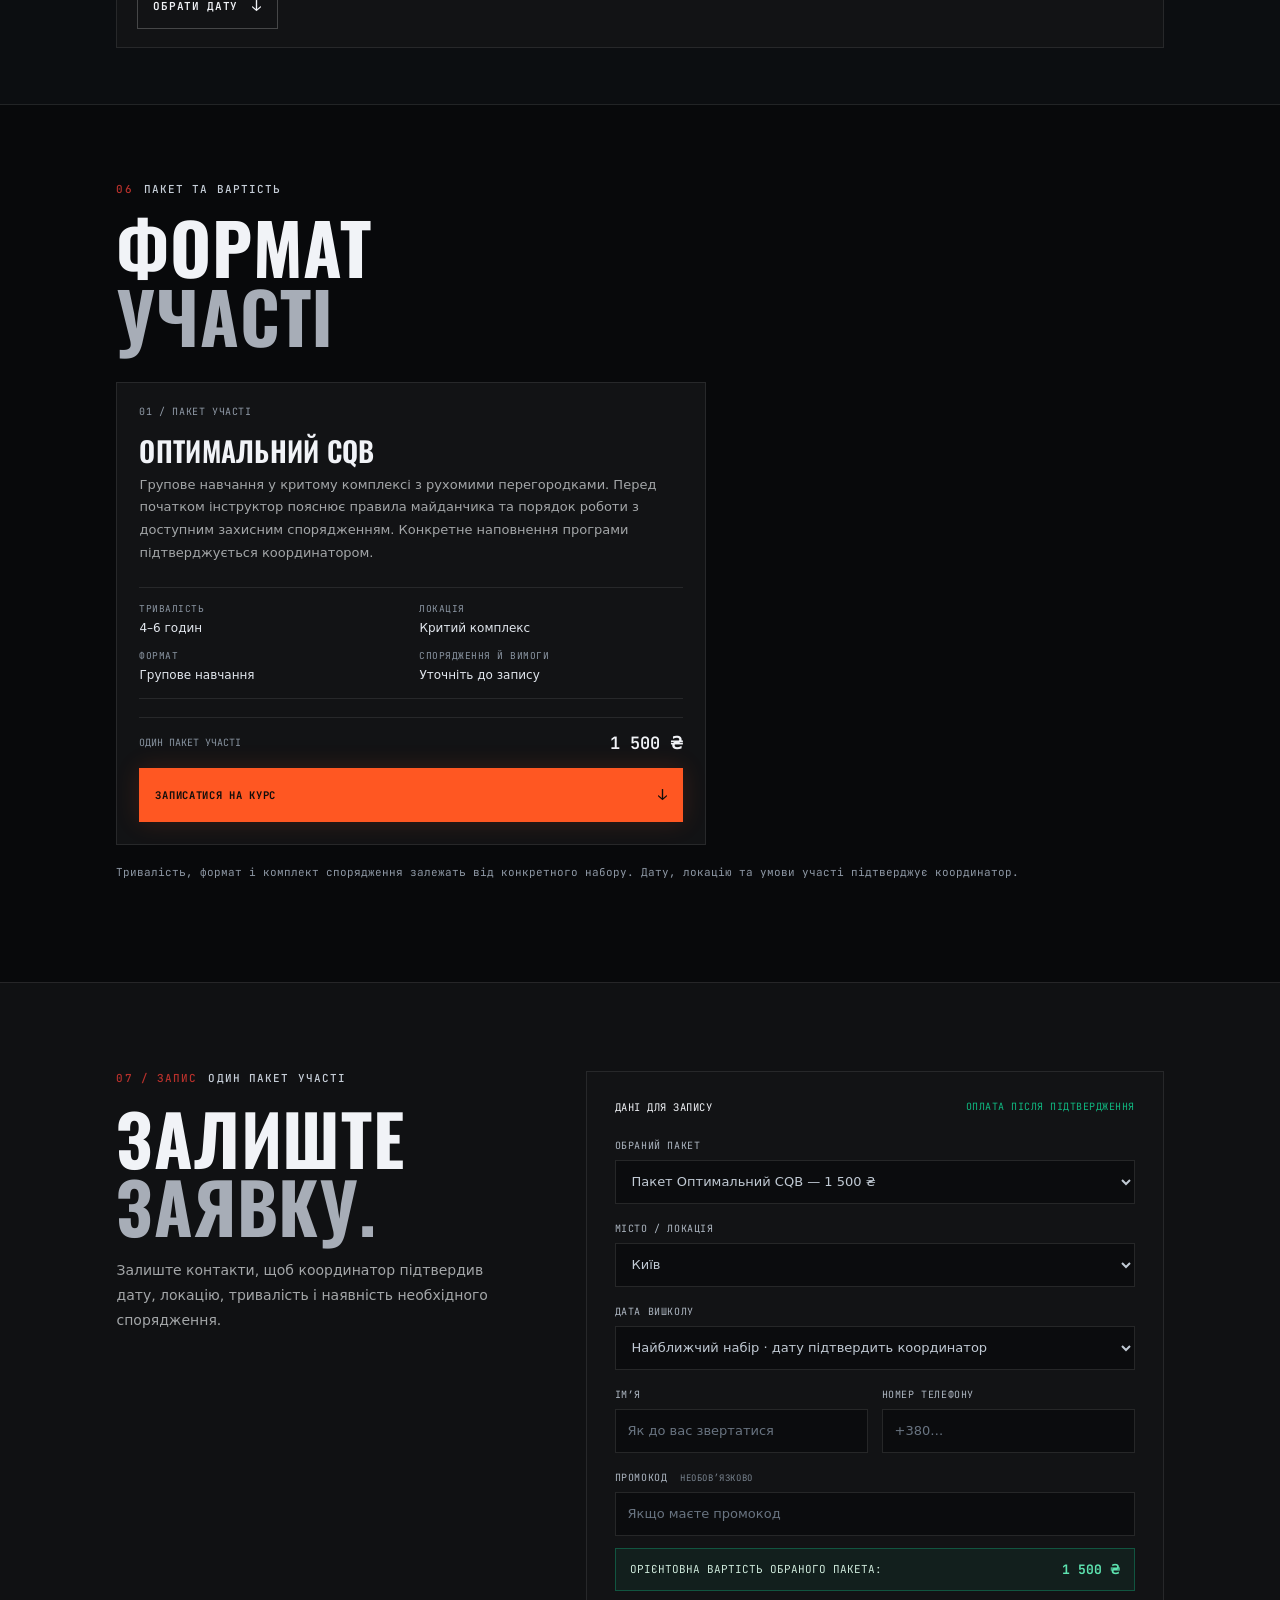
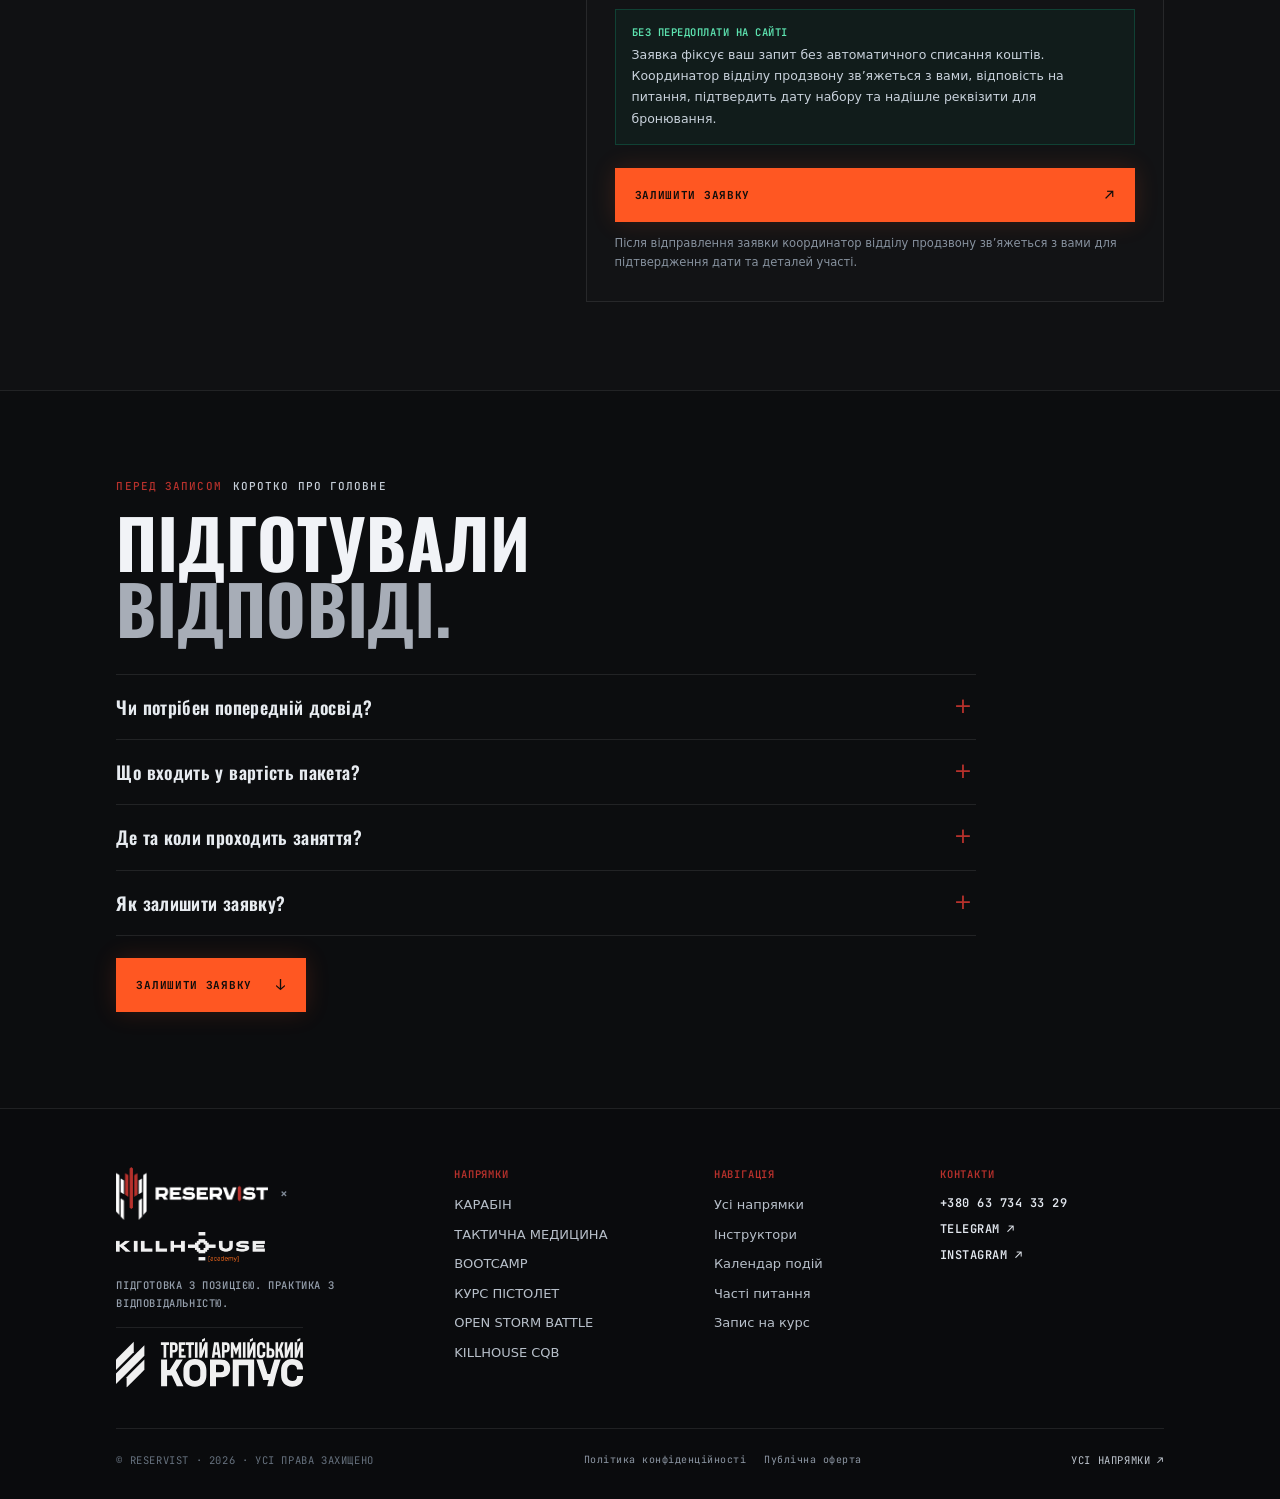
<file: directions/killhouse-cqb.html>
<!doctype html>
<html lang="uk">
  <head>
    <meta charset="UTF-8" /><meta name="viewport" content="width=device-width, initial-scale=1.0" /><meta name="theme-color" content="#08090b" />
    <meta name="description" content="Killhouse CQB — формат участі та вартість RESERVIST." /><link rel="icon" type="image/svg+xml" href="../assets/images/favicon.svg" />
    <title>Killhouse CQB — RESERVIST</title>
    <link rel="preconnect" href="https://fonts.googleapis.com" /><link rel="preconnect" href="https://fonts.gstatic.com" crossorigin />
    <link href="https://fonts.googleapis.com/css2?family=JetBrains+Mono:wght@400;500;600;700&family=Oswald:wght@500;600;700&display=swap" rel="stylesheet" />
    <link rel="stylesheet" href="../styles.css?v=22" /><script src="../script.js?v=22" defer></script>
    <script src="../cms-config.js?v=22" defer></script><script src="../cms-client.js?v=22" defer></script><script src="../cms-public.js?v=22" defer></script>
  </head>
  <body data-cms-page="killhouse-cqb"><div class="site-shell">
    <header class="topbar"><a class="brand" href="../index.html" aria-label="RESERVIST — на початок"><img class="brand-logo" src="../assets/images/reservist-logo.png" alt="RESERVIST — практична підготовка" /></a><nav class="main-nav" aria-label="Навігація"><a href="../index.html#directions">НАПРЯМКИ</a><a href="../index.html#calendar">КАЛЕНДАР</a><a href="../index.html#team">КОМАНДА</a><a href="../index.html#faq">ПИТАННЯ</a></nav><div class="nav-actions"><a class="button button-small button-outline" href="../index.html#calendar">ДАТИ <span>↗</span></a></div><button class="menu-toggle" type="button" aria-label="Відкрити меню" aria-expanded="false"><span></span><span></span></button></header>
    <main>
      <section class="direction-page-hero cqb-hero">
        <img class="cqb-hero-photo" src="../assets/images/killhouse-cqb-training.webp" alt="Інструкторський брифінг групи перед навчанням RESERVIST" />
        <div class="eyebrow"><span class="section-number">06</span> TAC-CQB-06 / KILLHOUSE</div>
        <h1>KILLHOUSE CQB</h1>
        <div class="title-stripe"></div>
        <p>Груповий навчальний формат у критому комплексі з рухомими перегородками. Тут знайомляться з організацією занять у спеціалізованому просторі та працюють у супроводі інструкторів. Тривалість — 4–6 годин; наповнення конкретного набору координатор підтверджує заздалегідь.</p>
        <div class="direction-facts"><span>ГРУПОВИЙ ФОРМАТ</span><span>4–6 ГОДИН</span><span>КРИТИЙ КОМПЛЕКС</span></div>
        <div class="carbine-hero-actions"><a class="button button-primary" href="#programs">ПРОГРАМА ТА ВАРТІСТЬ <span>↓</span></a><a class="text-link" href="#direction-booking">ЗАЛИШИТИ ЗАЯВКУ <span>↓</span></a></div>
      </section>
      <section class="cqb-overview" aria-labelledby="cqb-overview-heading">
        <div class="cqb-overview-copy">
          <div class="eyebrow"><span class="section-number">ФОРМАТ / CQB</span> НАВЧАННЯ У КРИТОМУ КОМПЛЕКСІ</div>
          <h2 id="cqb-overview-heading">ЩО ВАРТО<br /><span>ЗНАТИ ДО ЗАПИСУ.</span></h2>
          <p>Killhouse CQB — це групове заняття у спеціалізованому критому просторі. Рухомі перегородки дають змогу змінювати конфігурацію навчальної локації. Заняття триває орієнтовно 4–6 годин, а робота проходить під керівництвом інструкторів.</p>
          <p>Сторінка показує підтверджені базові параметри пакета. Вік учасників, потрібний досвід, точний перелік спорядження, склад занять і адресу полігону слід уточнити до запису — ці умови можуть відрізнятися між наборами.</p>
        </div>
        <div class="cqb-facts-panel">
          <span class="mono-label">ПАРАМЕТРИ ПРОГРАМИ / 01</span>
          <dl>
            <div><dt>Тип простору</dt><dd>Критий комплекс</dd></div>
            <div><dt>Конфігурація</dt><dd>Рухомі перегородки</dd></div>
            <div><dt>Формат</dt><dd>Групове заняття</dd></div>
            <div><dt>Тривалість</dt><dd>4–6 годин</dd></div>
            <div><dt>Ціна пакета</dt><dd>1 500 ₴</dd></div>
            <div><dt>Точна адреса й дата</dt><dd>Підтверджуються для набору</dd></div>
          </dl>
          <a class="text-link" href="#direction-booking">УТОЧНИТИ УМОВИ У КООРДИНАТОРА <span>↓</span></a>
        </div>
      </section>
      <section class="direction-content" id="programs"><div class="eyebrow"><span class="section-number">06</span> ПАКЕТ ТА ВАРТІСТЬ</div><h2>ФОРМАТ<br /><span>УЧАСТІ</span></h2>
        <div class="detail-tariff-grid detail-tariff-grid-1">
          <article class="detail-tariff">
            <span>01 / ПАКЕТ УЧАСТІ</span><h3>ОПТИМАЛЬНИЙ CQB</h3>
            <p>Групове навчання у критому комплексі з рухомими перегородками. Перед початком інструктор пояснює правила майданчика та порядок роботи з доступним захисним спорядженням. Конкретне наповнення програми підтверджується координатором.</p>
            <dl class="course-specs"><div><dt>Тривалість</dt><dd>4–6 годин</dd></div><div><dt>Локація</dt><dd>Критий комплекс</dd></div><div><dt>Формат</dt><dd>Групове навчання</dd></div><div><dt>Спорядження й вимоги</dt><dd>Уточніть до запису</dd></div></dl>
            <div><small>ОДИН ПАКЕТ УЧАСТІ</small><strong>1 500 ₴</strong></div>
            <a class="button button-primary course-book-button" href="#direction-booking" data-course="cqb-optimal">ЗАПИСАТИСЯ НА КУРС <span>↓</span></a>
          </article>
        </div>
        <p class="price-note">Тривалість, формат і комплект спорядження залежать від конкретного набору. Дату, локацію та умови участі підтверджує координатор.</p>
      </section>
      <section class="direction-booking" id="direction-booking" aria-labelledby="direction-booking-heading">
        <div class="direction-booking-intro"><div class="eyebrow"><span class="section-number">07 / ЗАПИС</span> ОДИН ПАКЕТ УЧАСТІ</div><h2 id="direction-booking-heading">ЗАЛИШТЕ<br /><span>ЗАЯВКУ.</span></h2><p>Залиште контакти, щоб координатор підтвердив дату, локацію, тривалість і наявність необхідного спорядження.</p></div>
        <form class="booking-form application-form direction-booking-form" id="application-form">
          <div class="form-heading"><span>ДАНІ ДЛЯ ЗАПИСУ</span><span class="form-lock">ОПЛАТА ПІСЛЯ ПІДТВЕРДЖЕННЯ</span></div>
          <select id="application-direction" name="direction" aria-label="Напрямок" hidden required><option value="killhouse-cqb" selected>Killhouse CQB</option></select>
          <label for="application-course">ОБРАНИЙ ПАКЕТ</label><select id="application-course" name="course" required><option value="" selected disabled>Оберіть пакет вище або тут</option></select>
          <label for="application-city">МІСТО / ЛОКАЦІЯ</label><select id="application-city" name="city" required disabled><option value="" selected disabled>Спочатку оберіть пакет</option></select>
          <div class="form-two-columns"><div><label for="application-name">ІМ’Я</label><input id="application-name" name="name" autocomplete="name" placeholder="Як до вас звертатися" required /></div><div><label for="application-phone">НОМЕР ТЕЛЕФОНУ</label><input id="application-phone" name="phone" type="tel" autocomplete="tel" placeholder="+380…" required /></div></div>
          <label for="application-promo">ПРОМОКОД <span class="optional-label">НЕОБОВ’ЯЗКОВО</span></label><input id="application-promo" name="promo" autocomplete="off" placeholder="Якщо маєте промокод" />
          <div class="payment-pending"><strong>БЕЗ ПЕРЕДОПЛАТИ НА САЙТІ</strong>Заявка фіксує ваш запит без автоматичного списання коштів. Координатор відділу продзвону зв’яжеться з вами, відповість на питання, підтвердить дату набору та надішле реквізити для бронювання.</div>
          <button type="submit" class="button button-primary form-submit">ЗАЛИШИТИ ЗАЯВКУ <span>↗</span></button><p class="form-disclaimer">Після відправлення заявки координатор відділу продзвону зв’яжеться з вами для підтвердження дати та деталей участі.</p><div class="form-feedback" aria-live="polite"></div>
        </form>
      </section>
      <section class="carbine-faq cqb-faq" aria-labelledby="cqb-faq-heading">
        <div class="eyebrow"><span class="section-number">ПЕРЕД ЗАПИСОМ</span> КОРОТКО ПРО ГОЛОВНЕ</div>
        <h2 id="cqb-faq-heading">ПІДГОТУВАЛИ<br /><span>ВІДПОВІДІ.</span></h2>
        <div class="carbine-faq-list">
          <details><summary>Чи потрібен попередній досвід?</summary><p>На сторінці програми немає підтвердженої вимоги щодо попереднього досвіду. Уточніть допуск у координатора перед записом.</p></details>
          <details><summary>Що входить у вартість пакета?</summary><p>Підтверджено пакет «Оптимальний CQB» за 1 500 ₴. Склад пакета та доступність захисного спорядження потрібно узгодити для конкретного набору.</p></details>
          <details><summary>Де та коли проходить заняття?</summary><p>Заняття проходить у критому комплексі. Точну адресу, дату й час координатор підтверджує окремо для кожного набору.</p></details>
          <details><summary>Як залишити заявку?</summary><p>Оберіть пакет у формі вище, вкажіть контакти та локацію — координатор відділу продзвону зв’яжеться з вами для підтвердження участі.</p></details>
        </div>
        <a class="button button-primary detail-cta" href="#direction-booking">ЗАЛИШИТИ ЗАЯВКУ <span>↓</span></a>
      </section>
    </main>
    <footer class="footer">
      <div class="footer-grid">
        <div class="footer-brand-col">
            <div class="footer-brand-lockup">
              <a class="brand" href="../index.html" aria-label="RESERVIST — на початок"><img class="brand-logo" src="../assets/images/reservist-logo.png" alt="RESERVIST — практична підготовка" /></a>
              <span class="footer-brand-x" aria-hidden="true">×</span>
              <a href="https://killhouse.academy/tactic" target="_blank" rel="noreferrer" aria-label="KILLHOUSE Academy"><img class="footer-partner-logo" src="../assets/images/killhouse-logo.png" alt="KILLHOUSE Academy" /></a>
            </div>
            <p class="footer-tagline">ПІДГОТОВКА З ПОЗИЦІЄЮ. ПРАКТИКА З ВІДПОВІДАЛЬНІСТЮ.</p>
            <div class="footer-corps-lockup">
              <img class="footer-corps-logo" src="../assets/images/3ak-logo.svg" alt="Третій армійський корпус" />
            </div>
          </div>
        <div class="footer-col">
          <span class="footer-col-title">НАПРЯМКИ</span>
          <a href="carbine.html">Карабін</a>
          <a href="medicine.html">Тактична медицина</a>
          <a href="bootcamp.html">Bootcamp</a>
          <a href="pistol.html">Курс пістолет</a>
          <a href="open-storm.html">Open Storm Battle</a>
          <a href="killhouse-cqb.html">Killhouse CQB</a>
        </div>
        <div class="footer-col">
          <span class="footer-col-title">НАВІГАЦІЯ</span>
          <a href="../index.html#directions">Усі напрямки</a>
          <a href="../index.html#team">Інструктори</a>
          <a href="../index.html#calendar">Календар подій</a>
          <a href="../index.html#faq">Часті питання</a>
          <a href="../booking.html">Запис на курс</a>
        </div>
        <div class="footer-col">
          <span class="footer-col-title">КОНТАКТИ</span>
          <nav class="footer-links" aria-label="Контакти">
            <a href="tel:+380637343329">+380 63 734 33 29</a>
              <a href="https://t.me/reservist_ua" target="_blank" rel="noreferrer">TELEGRAM ↗</a>
              <a href="https://www.instagram.com/reservist.ua" target="_blank" rel="noreferrer">INSTAGRAM ↗</a>
          </nav>
        </div>
      </div>
      <div class="footer-bottom">
        <span class="footer-copy">© RESERVIST · 2026 · УСІ ПРАВА ЗАХИЩЕНО</span>
          <div class="footer-legal-links">
            <a href="../privacy.html">Політика конфіденційності</a>
            <a href="../offer.html">Публічна оферта</a>
          </div>
        <a href="../index.html#directions" class="back-top">УСІ НАПРЯМКИ ↗</a>
      </div>
    </footer>
  </div></body>
</html>
</file>
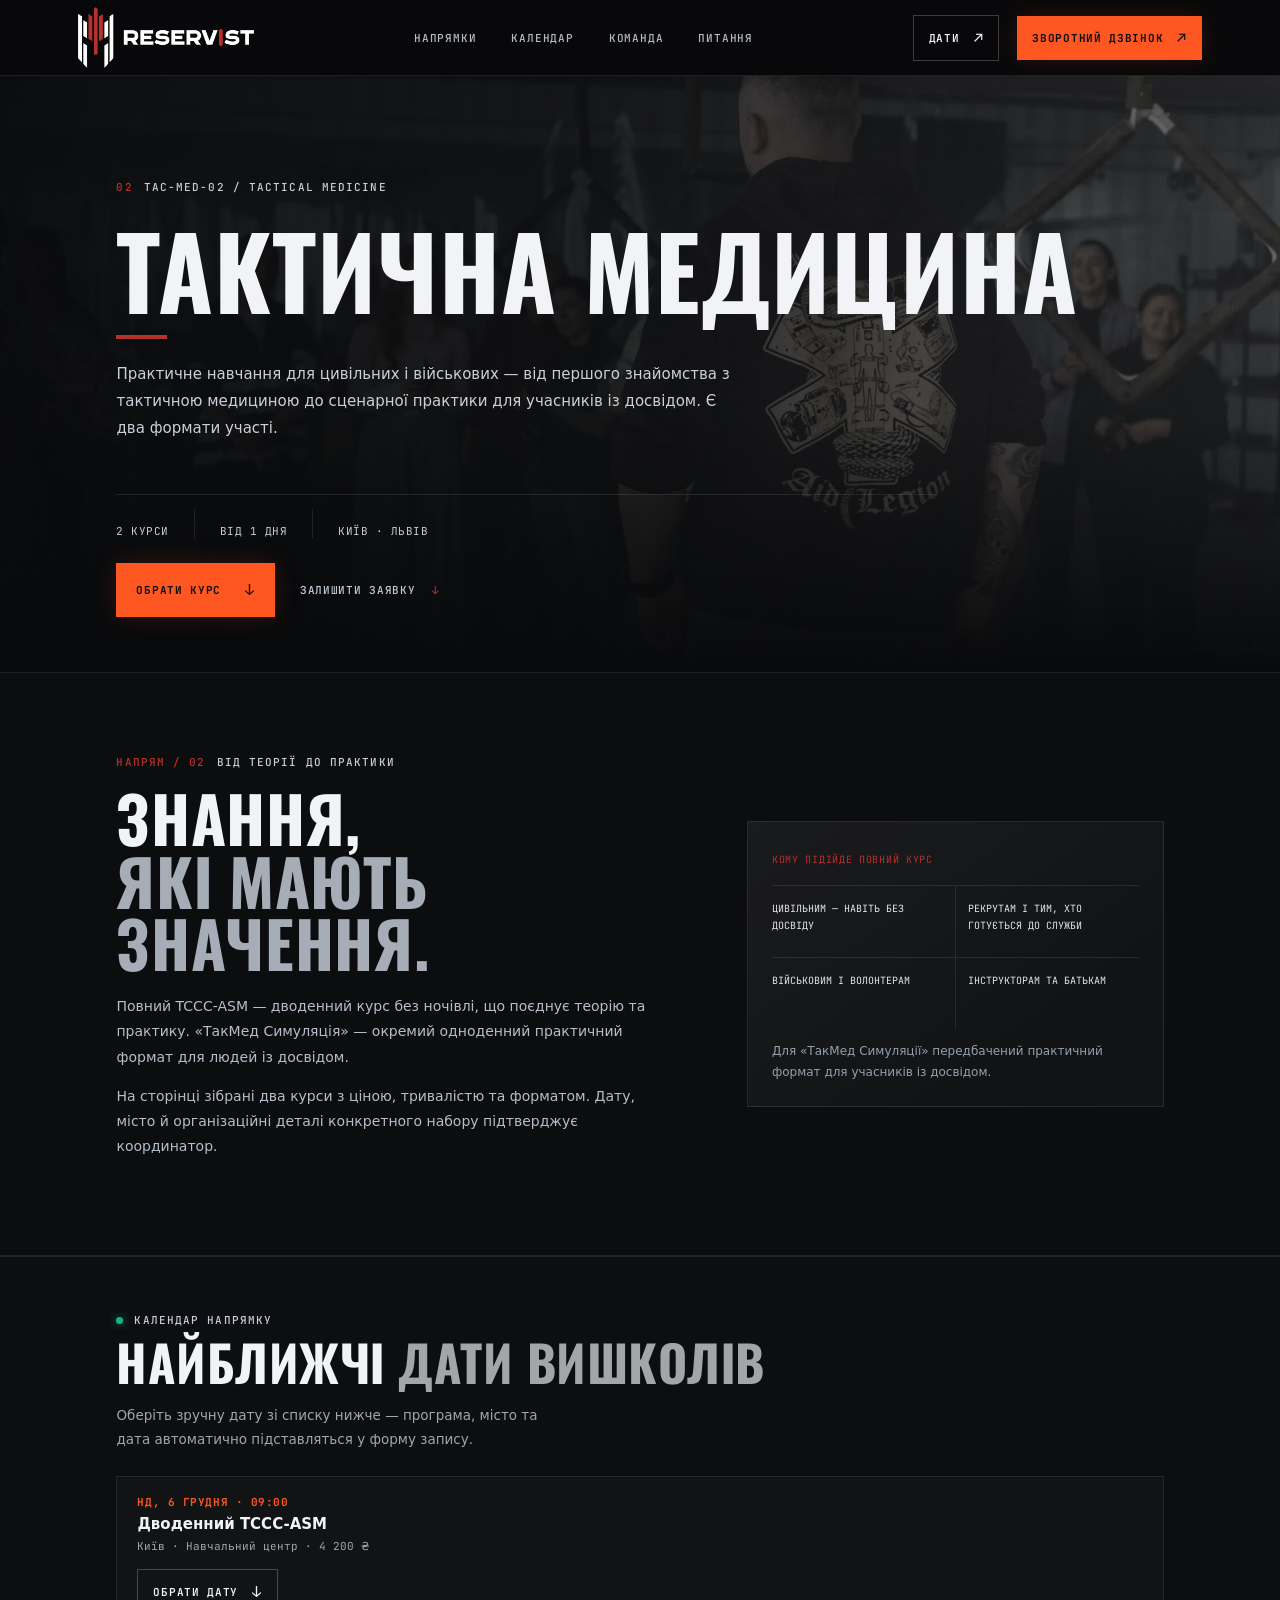
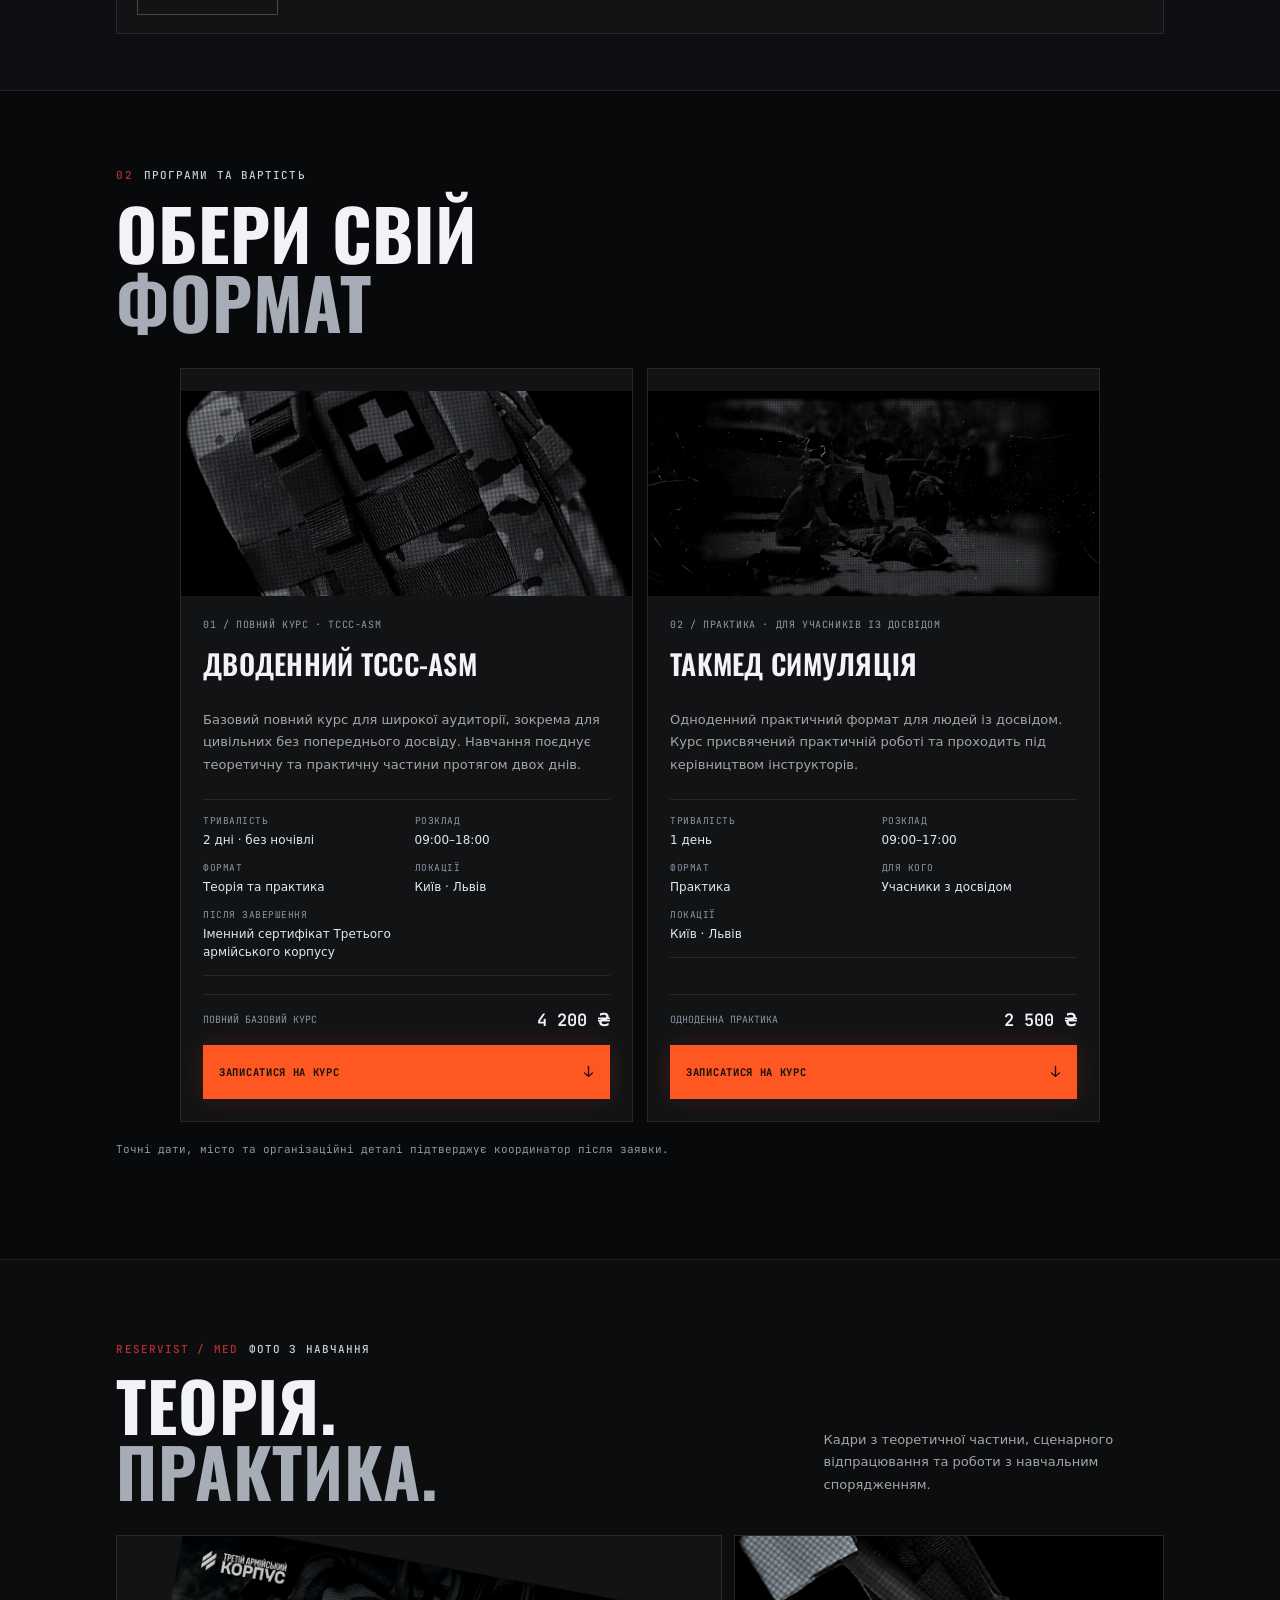
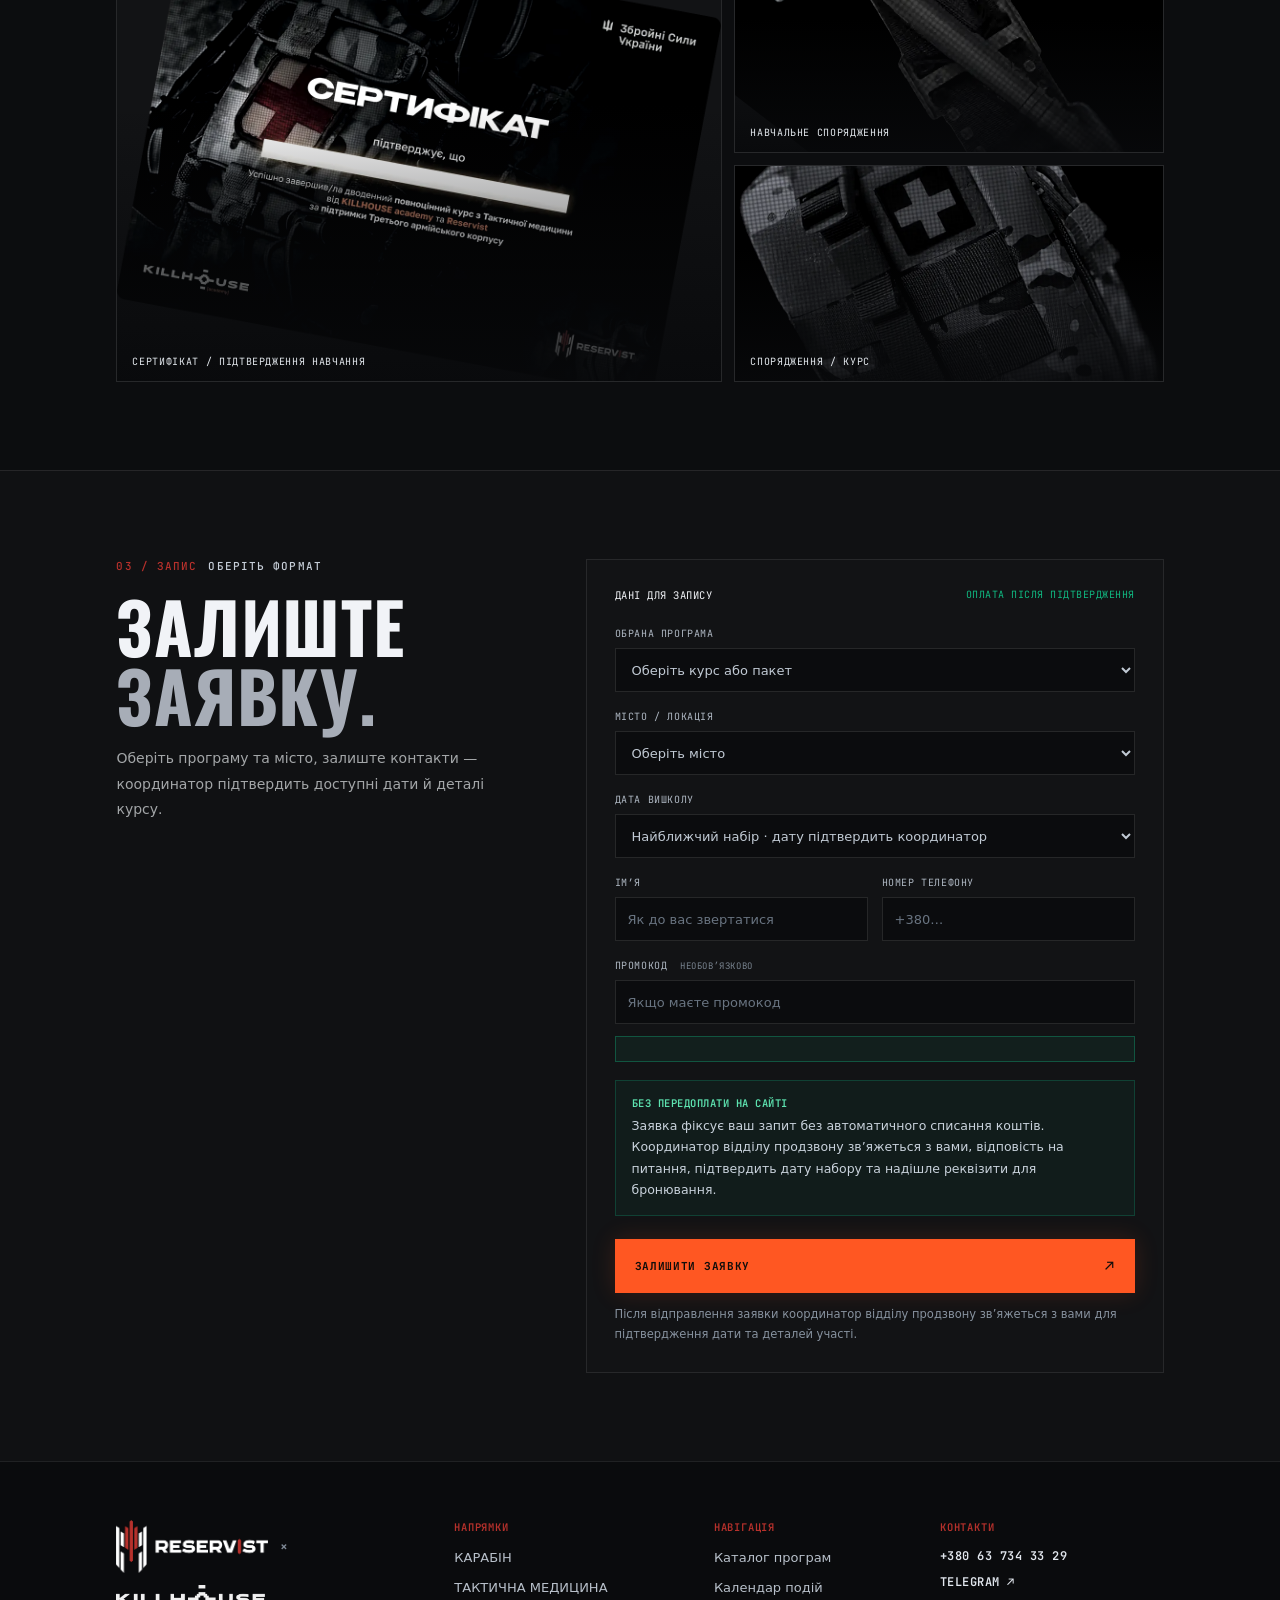
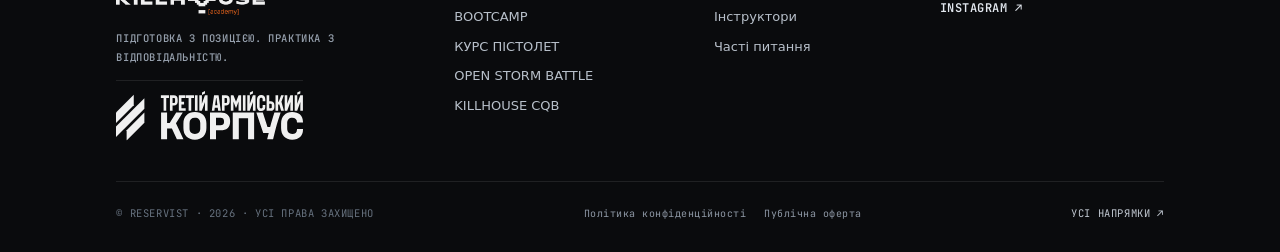
<file: directions/medicine.html>
<!doctype html>
<html lang="uk">
  <head>
    <meta charset="UTF-8" /><meta name="viewport" content="width=device-width, initial-scale=1.0" /><meta name="theme-color" content="#08090b" />
    <meta name="description" content="Тактична медицина — програми, тривалість і вартість RESERVIST." /><link rel="icon" type="image/svg+xml" href="../assets/images/favicon.svg" />
    <title>Тактична медицина — RESERVIST</title>
    <link rel="preconnect" href="https://fonts.googleapis.com" /><link rel="preconnect" href="https://fonts.gstatic.com" crossorigin />
    <link href="https://fonts.googleapis.com/css2?family=JetBrains+Mono:wght@400;500;600;700&family=Oswald:wght@500;600;700&display=swap" rel="stylesheet" />
    <link rel="stylesheet" href="../styles.css?v=22" /><script src="../script.js?v=22" defer></script>
    <script src="../cms-config.js?v=22" defer></script><script src="../cms-client.js?v=22" defer></script><script src="../cms-public.js?v=22" defer></script>
  </head>
  <body data-cms-page="medicine"><div class="site-shell">
    <header class="topbar"><a class="brand" href="../index.html" aria-label="RESERVIST — на початок"><img class="brand-logo" src="../assets/images/reservist-logo.png" alt="RESERVIST — практична підготовка" /></a><nav class="main-nav" aria-label="Навігація"><a href="../index.html#directions">НАПРЯМКИ</a><a href="../index.html#calendar">КАЛЕНДАР</a><a href="../index.html#team">КОМАНДА</a><a href="../index.html#faq">ПИТАННЯ</a></nav><div class="nav-actions"><a class="button button-small button-outline" href="../index.html#calendar">ДАТИ <span>↗</span></a></div><button class="menu-toggle" type="button" aria-label="Відкрити меню" aria-expanded="false"><span></span><span></span></button></header>
    <main>
      <section class="direction-page-hero medicine-hero">
        <img class="medicine-hero-photo" src="../assets/images/medicine-hero.webp" alt="Інструктор проводить заняття з тактичної медицини для групи" />
        <div class="eyebrow"><span class="section-number">02</span> TAC-MED-02 / TACTICAL MEDICINE</div>
        <h1>ТАКТИЧНА МЕДИЦИНА</h1>
        <div class="title-stripe"></div>
        <p>Практичне навчання для цивільних і військових — від першого знайомства з тактичною медициною до сценарної практики для учасників із досвідом. Є два формати участі.</p>
        <div class="direction-facts"><span>2 КУРСИ</span><span>ВІД 1 ДНЯ</span><span>КИЇВ · ЛЬВІВ</span></div>
        <div class="carbine-hero-actions"><a class="button button-primary" href="#programs">ОБРАТИ КУРС <span>↓</span></a><a class="text-link" href="#direction-booking">ЗАЛИШИТИ ЗАЯВКУ <span>↓</span></a></div>
      </section>
      <section class="medicine-intro" aria-labelledby="medicine-intro-heading">
        <div class="medicine-intro-copy">
          <div class="eyebrow"><span class="section-number">НАПРЯМ / 02</span> ВІД ТЕОРІЇ ДО ПРАКТИКИ</div>
          <h2 id="medicine-intro-heading">ЗНАННЯ,<br /><span>ЯКІ МАЮТЬ ЗНАЧЕННЯ.</span></h2>
          <p>Повний TCCC-ASM — дводенний курс без ночівлі, що поєднує теорію та практику. «ТакМед Симуляція» — окремий одноденний практичний формат для людей із досвідом.</p>
          <p>На сторінці зібрані два курси з ціною, тривалістю та форматом. Дату, місто й організаційні деталі конкретного набору підтверджує координатор.</p>
        </div>
        <div class="medicine-audience">
          <span class="mono-label">КОМУ ПІДІЙДЕ ПОВНИЙ КУРС</span>
          <div class="medicine-audience-grid">
            <span>ЦИВІЛЬНИМ — НАВІТЬ БЕЗ ДОСВІДУ</span>
            <span>РЕКРУТАМ І ТИМ, ХТО ГОТУЄТЬСЯ ДО СЛУЖБИ</span>
            <span>ВІЙСЬКОВИМ І ВОЛОНТЕРАМ</span>
            <span>ІНСТРУКТОРАМ ТА БАТЬКАМ</span>
          </div>
          <p>Для «ТакМед Симуляції» передбачений практичний формат для учасників із досвідом.</p>
        </div>
      </section>
      <section class="direction-content medicine-programs" id="programs"><div class="eyebrow"><span class="section-number">02</span> ПРОГРАМИ ТА ВАРТІСТЬ</div><h2>ОБЕРИ СВІЙ<br /><span>ФОРМАТ</span></h2>
        <div class="detail-tariff-grid detail-tariff-grid-2">
          <article class="detail-tariff medicine-course-card">
            <img class="medicine-course-photo" src="../assets/images/medicine-kit.webp" alt="Навчальна аптечка для курсу тактичної медицини" />
            <span>01 / ПОВНИЙ КУРС · TCCC-ASM</span><h3>ДВОДЕННИЙ TCCC-ASM</h3>
            <p>Базовий повний курс для широкої аудиторії, зокрема для цивільних без попереднього досвіду. Навчання поєднує теоретичну та практичну частини протягом двох днів.</p>
            <dl class="course-specs"><div><dt>Тривалість</dt><dd>2 дні · без ночівлі</dd></div><div><dt>Розклад</dt><dd>09:00–18:00</dd></div><div><dt>Формат</dt><dd>Теорія та практика</dd></div><div><dt>Локації</dt><dd>Київ · Львів</dd></div><div><dt>Після завершення</dt><dd>Іменний сертифікат Третього армійського корпусу</dd></div></dl>
            <div><small>ПОВНИЙ БАЗОВИЙ КУРС</small><strong>4 200 ₴</strong></div>
            <a class="button button-primary course-book-button" href="#direction-booking" data-course="tccc-asm">ЗАПИСАТИСЯ НА КУРС <span>↓</span></a>
          </article>
          <article class="detail-tariff medicine-course-card">
            <img class="medicine-course-photo" src="../assets/images/medicine-training.webp" alt="Практичний навчальний сценарій на курсі тактичної медицини" />
            <span>02 / ПРАКТИКА · ДЛЯ УЧАСНИКІВ ІЗ ДОСВІДОМ</span><h3>ТАКМЕД СИМУЛЯЦІЯ</h3>
            <p>Одноденний практичний формат для людей із досвідом. Курс присвячений практичній роботі та проходить під керівництвом інструкторів.</p>
            <dl class="course-specs"><div><dt>Тривалість</dt><dd>1 день</dd></div><div><dt>Розклад</dt><dd>09:00–17:00</dd></div><div><dt>Формат</dt><dd>Практика</dd></div><div><dt>Для кого</dt><dd>Учасники з досвідом</dd></div><div><dt>Локації</dt><dd>Київ · Львів</dd></div></dl>
            <div><small>ОДНОДЕННА ПРАКТИКА</small><strong>2 500 ₴</strong></div>
            <a class="button button-primary course-book-button" href="#direction-booking" data-course="medicine-simulation">ЗАПИСАТИСЯ НА КУРС <span>↓</span></a>
          </article>
        </div>
        <p class="price-note">Точні дати, місто та організаційні деталі підтверджує координатор після заявки.</p>
      </section>
      <section class="medicine-gallery" aria-labelledby="medicine-gallery-heading">
        <div class="medicine-gallery-heading">
          <div><div class="eyebrow"><span class="section-number">RESERVIST / MED</span> ФОТО З НАВЧАННЯ</div><h2 id="medicine-gallery-heading">ТЕОРІЯ.<br /><span>ПРАКТИКА.</span></h2></div>
          <p>Кадри з теоретичної частини, сценарного відпрацювання та роботи з навчальним спорядженням.</p>
        </div>
        <div class="medicine-gallery-grid">
          <figure class="medicine-gallery-main"><img src="../assets/images/medicine-certificate.webp" alt="Сертифікат про проходження повного курсу з тактичної медицини" /><figcaption>СЕРТИФІКАТ / ПІДТВЕРДЖЕННЯ НАВЧАННЯ</figcaption></figure>
          <figure class="medicine-gallery-top"><img src="../assets/images/medicine-training-kit.webp" alt="Навчальне спорядження для практичних занять" /><figcaption>НАВЧАЛЬНЕ СПОРЯДЖЕННЯ</figcaption></figure>
          <figure class="medicine-gallery-bottom"><img src="../assets/images/medicine-kit.webp" alt="Медичне спорядження для навчання" /><figcaption>СПОРЯДЖЕННЯ / КУРС</figcaption></figure>
        </div>
      </section>
      <section class="direction-booking" id="direction-booking" aria-labelledby="direction-booking-heading">
        <div class="direction-booking-intro"><div class="eyebrow"><span class="section-number">03 / ЗАПИС</span> ОБЕРІТЬ ФОРМАТ</div><h2 id="direction-booking-heading">ЗАЛИШТЕ<br /><span>ЗАЯВКУ.</span></h2><p>Оберіть програму та місто, залиште контакти — координатор підтвердить доступні дати й деталі курсу.</p></div>
        <form class="booking-form application-form direction-booking-form" id="application-form">
          <div class="form-heading"><span>ДАНІ ДЛЯ ЗАПИСУ</span><span class="form-lock">ОПЛАТА ПІСЛЯ ПІДТВЕРДЖЕННЯ</span></div>
          <select id="application-direction" name="direction" aria-label="Напрямок" hidden required><option value="medicine" selected>Тактична медицина</option></select>
          <label for="application-course">ОБРАНА ПРОГРАМА</label><select id="application-course" name="course" required><option value="" selected disabled>Оберіть програму вище або тут</option></select>
          <label for="application-city">МІСТО / ЛОКАЦІЯ</label><select id="application-city" name="city" required disabled><option value="" selected disabled>Спочатку оберіть програму</option></select>
          <div class="form-two-columns"><div><label for="application-name">ІМ’Я</label><input id="application-name" name="name" autocomplete="name" placeholder="Як до вас звертатися" required /></div><div><label for="application-phone">НОМЕР ТЕЛЕФОНУ</label><input id="application-phone" name="phone" type="tel" autocomplete="tel" placeholder="+380…" required /></div></div>
          <label for="application-promo">ПРОМОКОД <span class="optional-label">НЕОБОВ’ЯЗКОВО</span></label><input id="application-promo" name="promo" autocomplete="off" placeholder="Якщо маєте промокод" />
          <div class="payment-pending"><strong>БЕЗ ПЕРЕДОПЛАТИ НА САЙТІ</strong>Заявка фіксує ваш запит без автоматичного списання коштів. Координатор відділу продзвону зв’яжеться з вами, відповість на питання, підтвердить дату набору та надішле реквізити для бронювання.</div>
          <button type="submit" class="button button-primary form-submit">ЗАЛИШИТИ ЗАЯВКУ <span>↗</span></button><p class="form-disclaimer">Після відправлення заявки координатор відділу продзвону зв’яжеться з вами для підтвердження дати та деталей участі.</p><div class="form-feedback" aria-live="polite"></div>
        </form>
      </section>
    </main>
    <footer class="footer">
      <div class="footer-grid">
        <div class="footer-brand-col">
            <div class="footer-brand-lockup">
              <a class="brand" href="../index.html" aria-label="RESERVIST — на початок"><img class="brand-logo" src="../assets/images/reservist-logo.png" alt="RESERVIST — практична підготовка" /></a>
              <span class="footer-brand-x" aria-hidden="true">×</span>
              <a href="https://killhouse.academy/tactic" target="_blank" rel="noreferrer" aria-label="KILLHOUSE Academy"><img class="footer-partner-logo" src="../assets/images/killhouse-logo.png" alt="KILLHOUSE Academy" /></a>
            </div>
            <p class="footer-tagline">ПІДГОТОВКА З ПОЗИЦІЄЮ. ПРАКТИКА З ВІДПОВІДАЛЬНІСТЮ.</p>
            <div class="footer-corps-lockup">
              <img class="footer-corps-logo" src="../assets/images/3ak-logo.svg" alt="Третій армійський корпус" />
            </div>
          </div>
        <div class="footer-col">
          <span class="footer-col-title">НАПРЯМКИ</span>
          <a href="carbine.html">Карабін</a>
          <a href="medicine.html">Тактична медицина</a>
          <a href="bootcamp.html">Bootcamp</a>
          <a href="pistol.html">Курс пістолет</a>
          <a href="open-storm.html">Open Storm Battle</a>
          <a href="killhouse-cqb.html">Killhouse CQB</a>
        </div>
        <div class="footer-col">
          <span class="footer-col-title">НАВІГАЦІЯ</span>
          <a href="../index.html#directions">Каталог програм</a>
          <a href="../index.html#calendar">Календар подій</a>
          <a href="../index.html#team">Інструктори</a>
          <a href="../index.html#faq">Часті питання</a>
        </div>
        <div class="footer-col">
          <span class="footer-col-title">КОНТАКТИ</span>
          <nav class="footer-links" aria-label="Контакти">
            <a href="tel:+380637343329">+380 63 734 33 29</a>
              <a href="https://t.me/reservist_ua" target="_blank" rel="noreferrer">TELEGRAM ↗</a>
              <a href="https://www.instagram.com/reservist.ua" target="_blank" rel="noreferrer">INSTAGRAM ↗</a>
          </nav>
        </div>
      </div>
      <div class="footer-bottom">
        <span class="footer-copy">© RESERVIST · 2026 · УСІ ПРАВА ЗАХИЩЕНО</span>
          <div class="footer-legal-links">
            <a href="../privacy.html">Політика конфіденційності</a>
            <a href="../offer.html">Публічна оферта</a>
          </div>
        <a href="../index.html#directions" class="back-top">УСІ НАПРЯМКИ ↗</a>
      </div>
    </footer>
  </div></body>
</html>
</file>
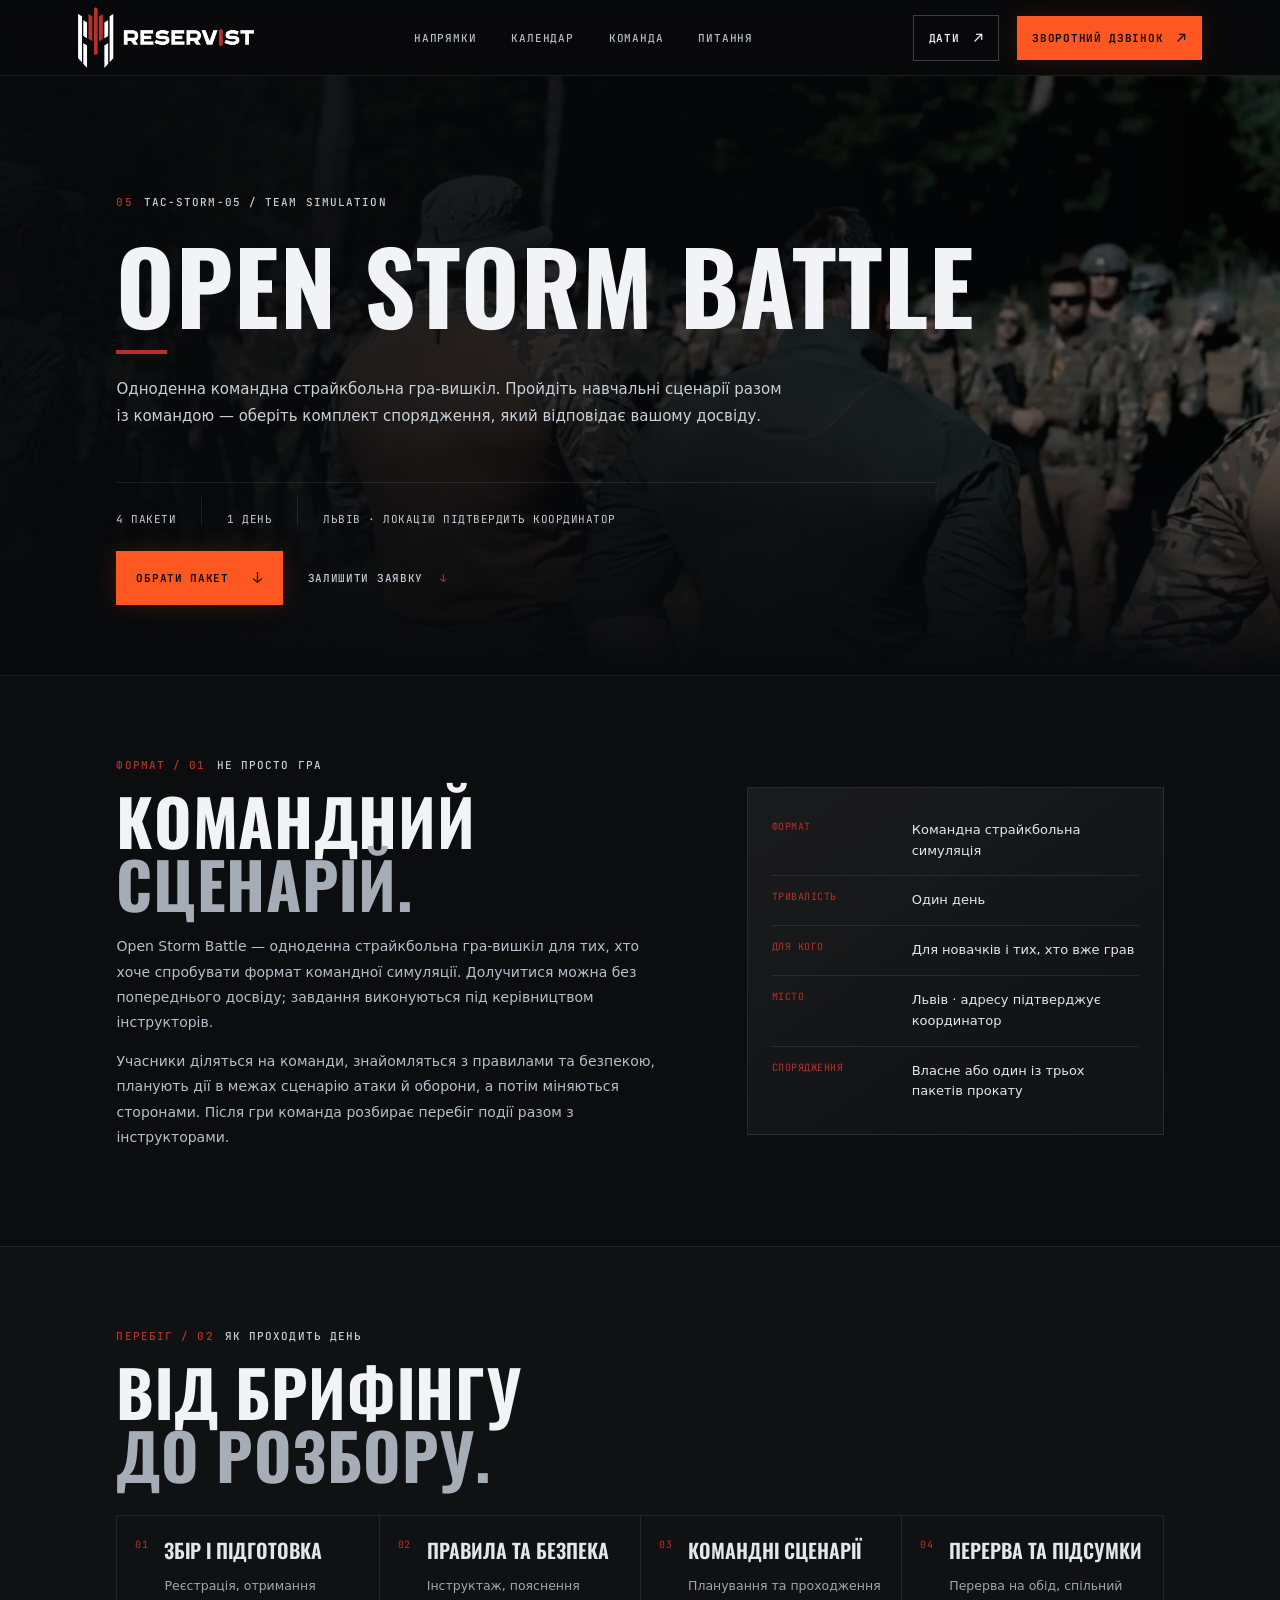
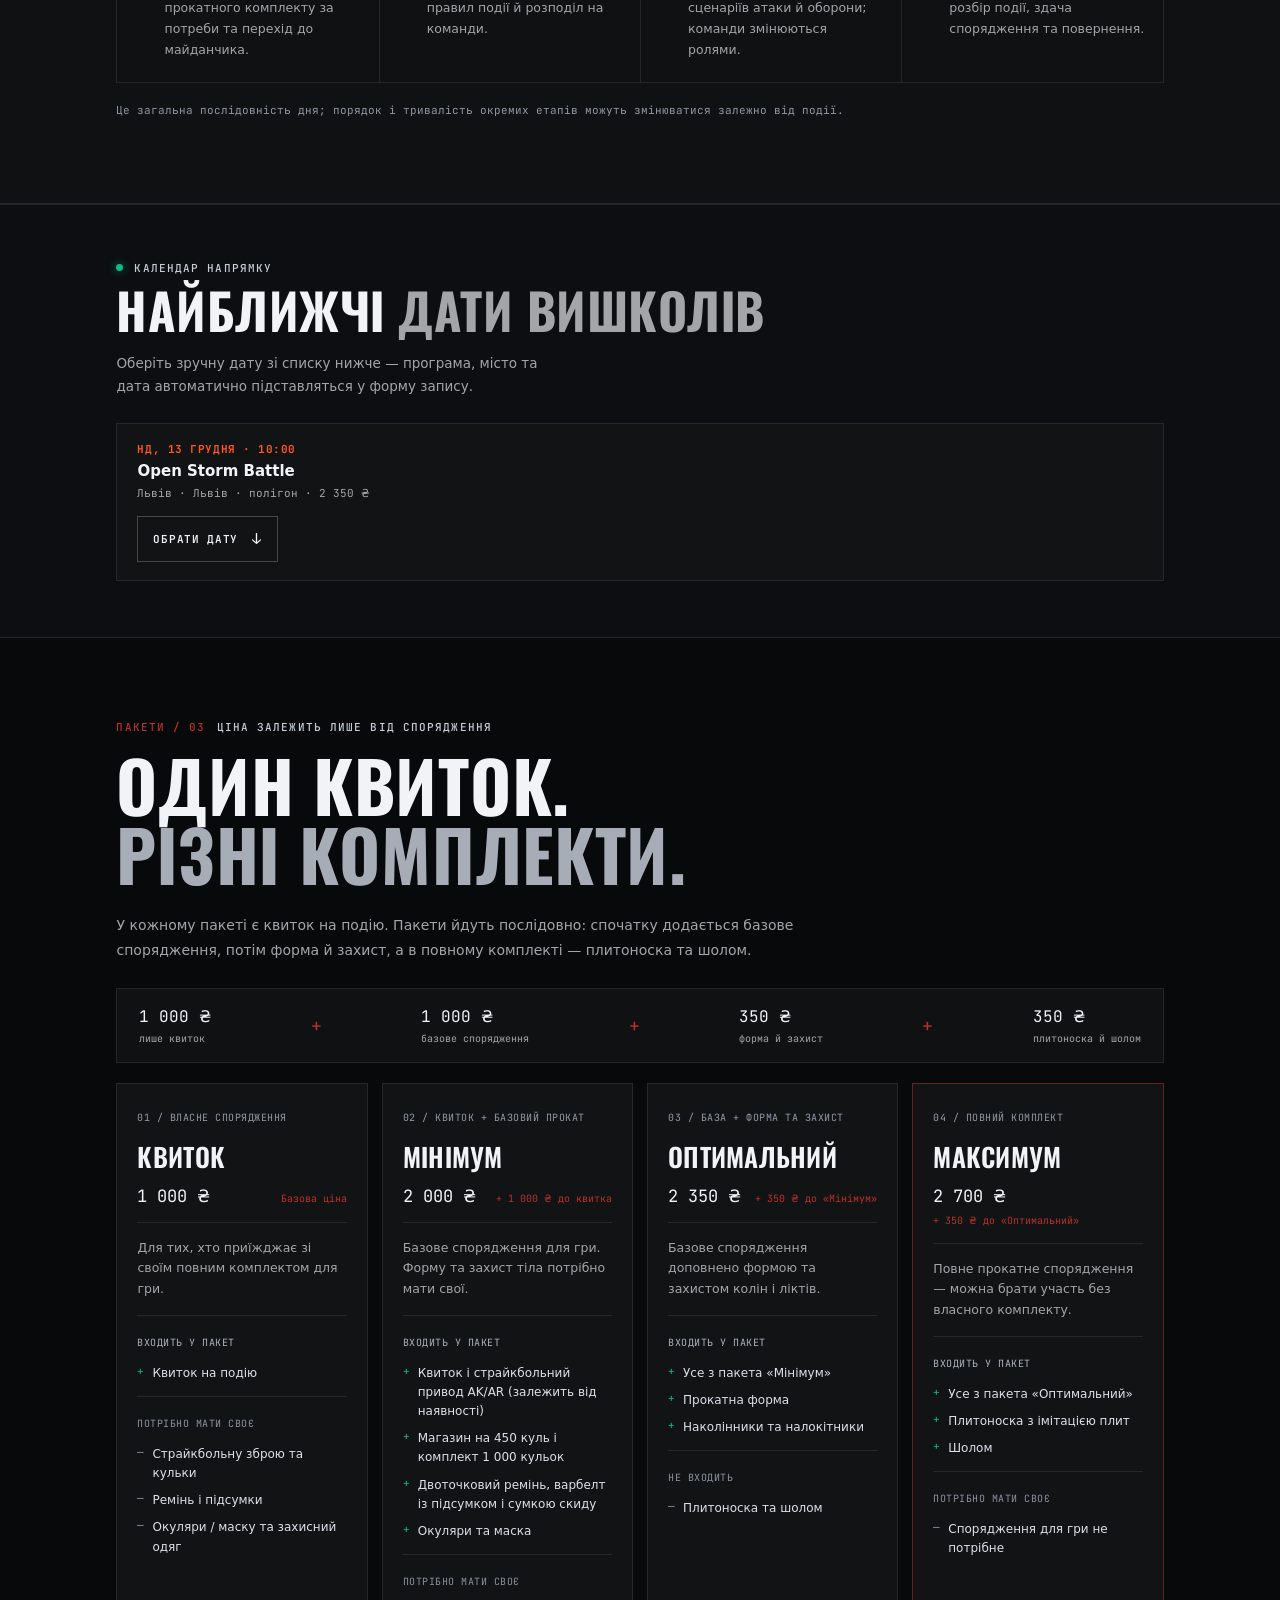
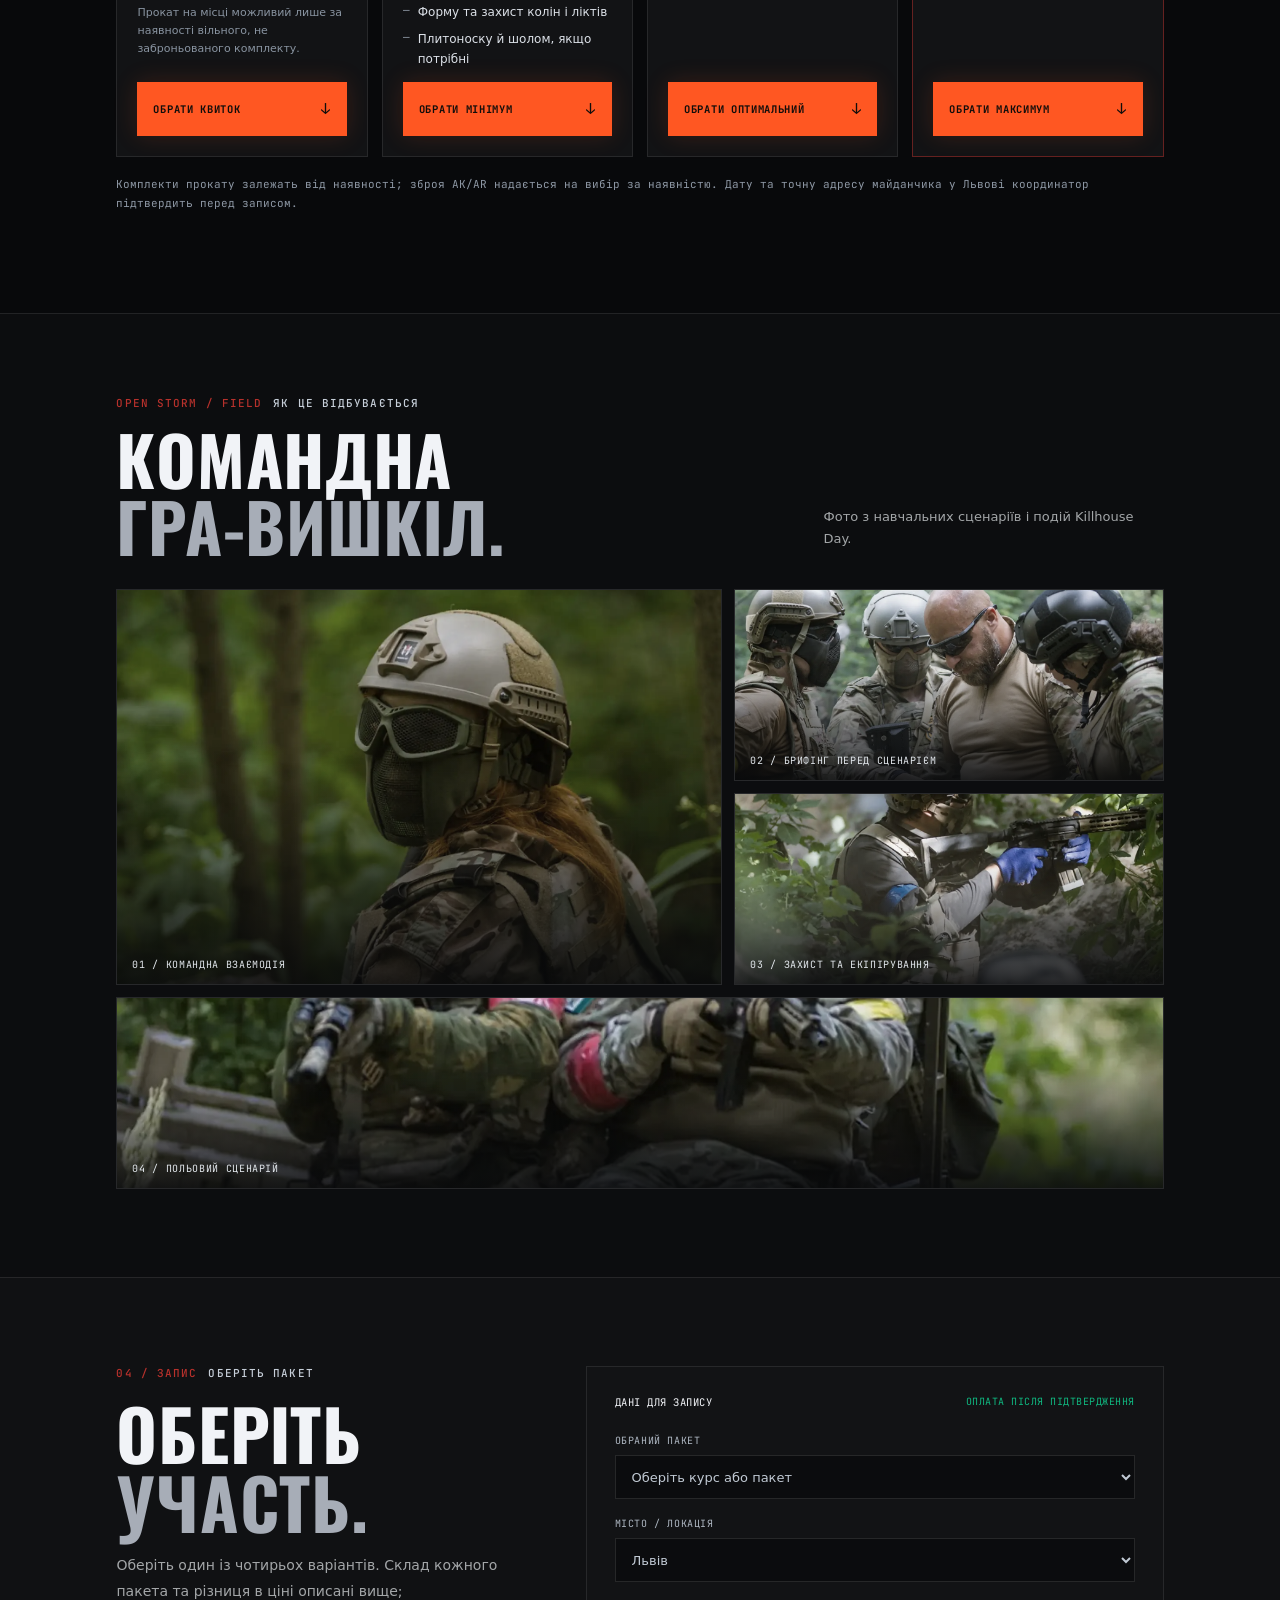
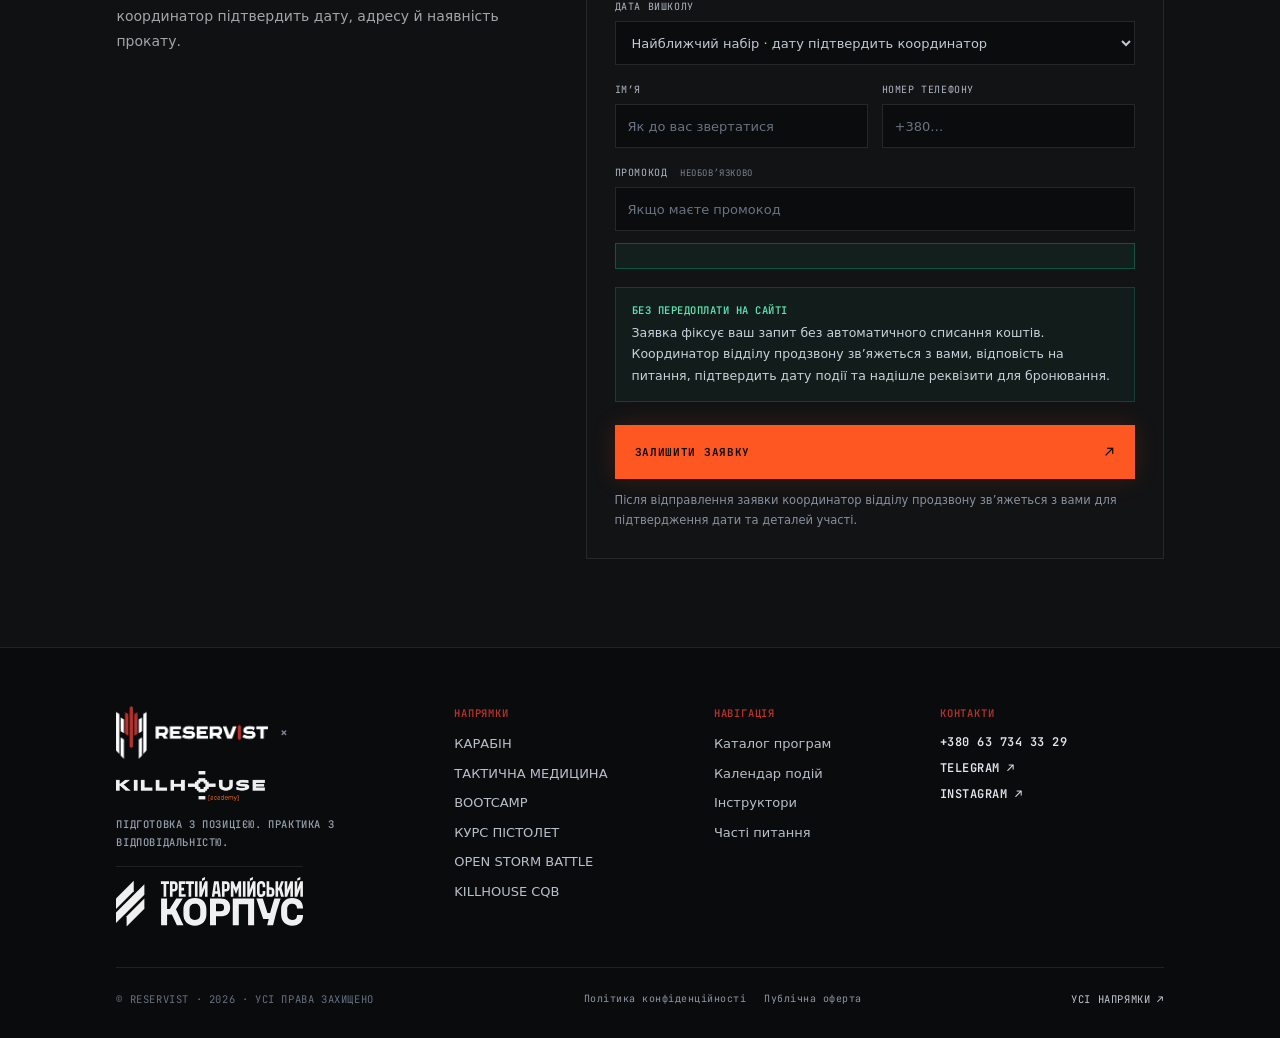
<file: directions/open-storm.html>
<!doctype html>
<html lang="uk">
  <head>
    <meta charset="UTF-8" /><meta name="viewport" content="width=device-width, initial-scale=1.0" /><meta name="theme-color" content="#08090b" />
    <meta name="description" content="Одноденна командна страйкбольна гра-вишкіл Open Storm Battle: сценарій, етапи дня та чотири зрозумілі комплекти участі." /><link rel="icon" type="image/svg+xml" href="../assets/images/favicon.svg" />
    <title>Open Storm Battle — RESERVIST</title>
    <link rel="preconnect" href="https://fonts.googleapis.com" /><link rel="preconnect" href="https://fonts.gstatic.com" crossorigin />
    <link href="https://fonts.googleapis.com/css2?family=JetBrains+Mono:wght@400;500;600;700&family=Oswald:wght@500;600;700&display=swap" rel="stylesheet" />
    <link rel="stylesheet" href="../styles.css?v=22" /><script src="../script.js?v=22" defer></script>
    <script src="../cms-config.js?v=22" defer></script><script src="../cms-client.js?v=22" defer></script><script src="../cms-public.js?v=22" defer></script>
  </head>
  <body data-cms-page="open-storm"><div class="site-shell">
    <header class="topbar"><a class="brand" href="../index.html" aria-label="RESERVIST — на початок"><img class="brand-logo" src="../assets/images/reservist-logo.png" alt="RESERVIST — практична підготовка" /></a><nav class="main-nav" aria-label="Навігація"><a href="../index.html#directions">НАПРЯМКИ</a><a href="../index.html#calendar">КАЛЕНДАР</a><a href="../index.html#team">КОМАНДА</a><a href="../index.html#faq">ПИТАННЯ</a></nav><div class="nav-actions"><a class="button button-small button-outline" href="../index.html#calendar">ДАТИ <span>↗</span></a></div><button class="menu-toggle" type="button" aria-label="Відкрити меню" aria-expanded="false"><span></span><span></span></button></header>
    <main>
      <section class="direction-page-hero bootcamp-hero open-storm-hero">
        <img class="bootcamp-hero-photo" src="../assets/images/open-storm-hero.webp" alt="Учасники Open Storm Battle на командному брифінгу" />
        <div class="eyebrow"><span class="section-number">05</span> TAC-STORM-05 / TEAM SIMULATION</div><h1>OPEN STORM BATTLE</h1><div class="title-stripe"></div>
        <p>Одноденна командна страйкбольна гра-вишкіл. Пройдіть навчальні сценарії разом із командою — оберіть комплект спорядження, який відповідає вашому досвіду.</p>
        <div class="direction-facts"><span>4 ПАКЕТИ</span><span>1 ДЕНЬ</span><span>ЛЬВІВ · ЛОКАЦІЮ ПІДТВЕРДИТЬ КООРДИНАТОР</span></div>
        <div class="carbine-hero-actions"><a class="button button-primary" href="#programs">ОБРАТИ ПАКЕТ <span>↓</span></a><a class="text-link" href="#direction-booking">ЗАЛИШИТИ ЗАЯВКУ <span>↓</span></a></div>
      </section>
      <section class="open-storm-overview" aria-labelledby="open-storm-overview-heading">
        <div class="open-storm-overview-copy">
          <div class="eyebrow"><span class="section-number">ФОРМАТ / 01</span> НЕ ПРОСТО ГРА</div>
          <h2 id="open-storm-overview-heading">КОМАНДНИЙ<br /><span>СЦЕНАРІЙ.</span></h2>
          <p>Open Storm Battle — одноденна страйкбольна гра-вишкіл для тих, хто хоче спробувати формат командної симуляції. Долучитися можна без попереднього досвіду; завдання виконуються під керівництвом інструкторів.</p>
          <p>Учасники діляться на команди, знайомляться з правилами та безпекою, планують дії в межах сценарію атаки й оборони, а потім міняються сторонами. Після гри команда розбирає перебіг події разом з інструкторами.</p>
        </div>
        <aside class="open-storm-facts" aria-label="Основна інформація про подію">
          <div><span>ФОРМАТ</span><strong>Командна страйкбольна симуляція</strong></div>
          <div><span>ТРИВАЛІСТЬ</span><strong>Один день</strong></div>
          <div><span>ДЛЯ КОГО</span><strong>Для новачків і тих, хто вже грав</strong></div>
          <div><span>МІСТО</span><strong>Львів · адресу підтверджує координатор</strong></div>
          <div><span>СПОРЯДЖЕННЯ</span><strong>Власне або один із трьох пакетів прокату</strong></div>
        </aside>
      </section>
      <section class="open-storm-flow" aria-labelledby="open-storm-flow-heading">
        <div class="eyebrow"><span class="section-number">ПЕРЕБІГ / 02</span> ЯК ПРОХОДИТЬ ДЕНЬ</div>
        <h2 id="open-storm-flow-heading">ВІД БРИФІНГУ<br /><span>ДО РОЗБОРУ.</span></h2>
        <ol class="open-storm-flow-list">
          <li><span>01</span><div><strong>Збір і підготовка</strong><p>Реєстрація, отримання прокатного комплекту за потреби та перехід до майданчика.</p></div></li>
          <li><span>02</span><div><strong>Правила та безпека</strong><p>Інструктаж, пояснення правил події й розподіл на команди.</p></div></li>
          <li><span>03</span><div><strong>Командні сценарії</strong><p>Планування та проходження сценаріїв атаки й оборони; команди змінюються ролями.</p></div></li>
          <li><span>04</span><div><strong>Перерва та підсумки</strong><p>Перерва на обід, спільний розбір події, здача спорядження та повернення.</p></div></li>
        </ol>
        <p class="price-note">Це загальна послідовність дня; порядок і тривалість окремих етапів можуть змінюватися залежно від події.</p>
      </section>
      <section class="direction-content open-storm-programs" id="programs">
        <div class="eyebrow"><span class="section-number">ПАКЕТИ / 03</span> ЦІНА ЗАЛЕЖИТЬ ЛИШЕ ВІД СПОРЯДЖЕННЯ</div>
        <h2>ОДИН КВИТОК.<br /><span>РІЗНІ КОМПЛЕКТИ.</span></h2>
        <p class="open-storm-programs-lead">У кожному пакеті є квиток на подію. Пакети йдуть послідовно: спочатку додається базове спорядження, потім форма й захист, а в повному комплекті — плитоноска та шолом.</p>
        <div class="open-storm-price-ladder" aria-label="Різниця у вартості пакетів">
          <span>1 000 ₴<small>лише квиток</small></span><b>+</b>
          <span>1 000 ₴<small>базове спорядження</small></span><b>+</b>
          <span>350 ₴<small>форма й захист</small></span><b>+</b>
          <span>350 ₴<small>плитоноска й шолом</small></span>
        </div>
        <div class="open-storm-package-grid">
          <article class="open-storm-package">
            <header><span>01 / ВЛАСНЕ СПОРЯДЖЕННЯ</span><h3>КВИТОК</h3><div class="open-storm-package-price"><strong>1 000 ₴</strong><small>Базова ціна</small></div></header>
            <p class="open-storm-package-summary">Для тих, хто приїжджає зі своїм повним комплектом для гри.</p>
            <div class="open-storm-package-list"><span>ВХОДИТЬ У ПАКЕТ</span><ul><li>Квиток на подію</li></ul></div>
            <div class="open-storm-package-list is-bring"><span>ПОТРІБНО МАТИ СВОЄ</span><ul><li>Страйкбольну зброю та кульки</li><li>Ремінь і підсумки</li><li>Окуляри / маску та захисний одяг</li></ul></div>
            <p class="open-storm-package-note">Прокат на місці можливий лише за наявності вільного, не заброньованого комплекту.</p>
            <a class="button button-primary course-book-button" href="#direction-booking" data-course="storm-own">ОБРАТИ КВИТОК <span>↓</span></a>
          </article>
          <article class="open-storm-package">
            <header><span>02 / КВИТОК + БАЗОВИЙ ПРОКАТ</span><h3>МІНІМУМ</h3><div class="open-storm-package-price"><strong>2 000 ₴</strong><small>+ 1 000 ₴ до квитка</small></div></header>
            <p class="open-storm-package-summary">Базове спорядження для гри. Форму та захист тіла потрібно мати свої.</p>
            <div class="open-storm-package-list"><span>ВХОДИТЬ У ПАКЕТ</span><ul><li>Квиток і страйкбольний привод AK/AR (залежить від наявності)</li><li>Магазин на 450 куль і комплект 1 000 кульок</li><li>Двоточковий ремінь, варбелт із підсумком і сумкою скиду</li><li>Окуляри та маска</li></ul></div>
            <div class="open-storm-package-list is-bring"><span>ПОТРІБНО МАТИ СВОЄ</span><ul><li>Форму та захист колін і ліктів</li><li>Плитоноску й шолом, якщо потрібні</li></ul></div>
            <a class="button button-primary course-book-button" href="#direction-booking" data-course="storm-minimum">ОБРАТИ МІНІМУМ <span>↓</span></a>
          </article>
          <article class="open-storm-package">
            <header><span>03 / БАЗА + ФОРМА ТА ЗАХИСТ</span><h3>ОПТИМАЛЬНИЙ</h3><div class="open-storm-package-price"><strong>2 350 ₴</strong><small>+ 350 ₴ до «Мінімум»</small></div></header>
            <p class="open-storm-package-summary">Базове спорядження доповнено формою та захистом колін і ліктів.</p>
            <div class="open-storm-package-list"><span>ВХОДИТЬ У ПАКЕТ</span><ul><li>Усе з пакета «Мінімум»</li><li>Прокатна форма</li><li>Наколінники та налокітники</li></ul></div>
            <div class="open-storm-package-list is-bring"><span>НЕ ВХОДИТЬ</span><ul><li>Плитоноска та шолом</li></ul></div>
            <a class="button button-primary course-book-button" href="#direction-booking" data-course="storm-optimal">ОБРАТИ ОПТИМАЛЬНИЙ <span>↓</span></a>
          </article>
          <article class="open-storm-package is-complete">
            <header><span>04 / ПОВНИЙ КОМПЛЕКТ</span><h3>МАКСИМУМ</h3><div class="open-storm-package-price"><strong>2 700 ₴</strong><small>+ 350 ₴ до «Оптимальний»</small></div></header>
            <p class="open-storm-package-summary">Повне прокатне спорядження — можна брати участь без власного комплекту.</p>
            <div class="open-storm-package-list"><span>ВХОДИТЬ У ПАКЕТ</span><ul><li>Усе з пакета «Оптимальний»</li><li>Плитоноска з імітацією плит</li><li>Шолом</li></ul></div>
            <div class="open-storm-package-list is-bring"><span>ПОТРІБНО МАТИ СВОЄ</span><ul><li>Спорядження для гри не потрібне</li></ul></div>
            <a class="button button-primary course-book-button" href="#direction-booking" data-course="storm-maximum">ОБРАТИ МАКСИМУМ <span>↓</span></a>
          </article>
        </div>
        <p class="price-note">Комплекти прокату залежать від наявності; зброя AK/AR надається на вибір за наявністю. Дату та точну адресу майданчика у Львові координатор підтвердить перед записом.</p>
      </section>
      <section class="open-storm-gallery" aria-labelledby="open-storm-gallery-heading">
        <div class="open-storm-gallery-heading"><div><div class="eyebrow"><span class="section-number">OPEN STORM / FIELD</span> ЯК ЦЕ ВІДБУВАЄТЬСЯ</div><h2 id="open-storm-gallery-heading">КОМАНДНА<br /><span>ГРА-ВИШКІЛ.</span></h2></div><p>Фото з навчальних сценаріїв і подій Killhouse Day.</p></div>
        <div class="open-storm-gallery-grid">
          <figure class="open-storm-gallery-main"><img src="../assets/images/open-storm-team.webp" alt="Команда учасників під час сценарію Open Storm" loading="lazy" /><figcaption>01 / КОМАНДНА ВЗАЄМОДІЯ</figcaption></figure>
          <figure class="open-storm-gallery-top"><img src="../assets/images/open-storm-briefing.webp" alt="Інструктор проводить брифінг учасникам" loading="lazy" /><figcaption>02 / БРИФІНГ ПЕРЕД СЦЕНАРІЄМ</figcaption></figure>
          <figure class="open-storm-gallery-side"><img src="../assets/images/open-storm-player.webp" alt="Учасник у захисному спорядженні на майданчику" loading="lazy" /><figcaption>03 / ЗАХИСТ ТА ЕКІПІРУВАННЯ</figcaption></figure>
          <figure class="open-storm-gallery-bottom"><img src="../assets/images/open-storm-field.webp" alt="Командне проходження польового сценарію" loading="lazy" /><figcaption>04 / ПОЛЬОВИЙ СЦЕНАРІЙ</figcaption></figure>
        </div>
      </section>
      <section class="direction-booking" id="direction-booking" aria-labelledby="direction-booking-heading">
        <div class="direction-booking-intro"><div class="eyebrow"><span class="section-number">04 / ЗАПИС</span> ОБЕРІТЬ ПАКЕТ</div><h2 id="direction-booking-heading">ОБЕРІТЬ<br /><span>УЧАСТЬ.</span></h2><p>Оберіть один із чотирьох варіантів. Склад кожного пакета та різниця в ціні описані вище; координатор підтвердить дату, адресу й наявність прокату.</p></div>
        <form class="booking-form application-form direction-booking-form" id="application-form">
          <div class="form-heading"><span>ДАНІ ДЛЯ ЗАПИСУ</span><span class="form-lock">ОПЛАТА ПІСЛЯ ПІДТВЕРДЖЕННЯ</span></div>
          <select id="application-direction" name="direction" aria-label="Напрямок" hidden required><option value="open-storm" selected>Open Storm Battle</option></select>
          <label for="application-course">ОБРАНИЙ ПАКЕТ</label><select id="application-course" name="course" required><option value="" selected disabled>Оберіть пакет вище або тут</option></select>
          <label for="application-city">МІСТО / ЛОКАЦІЯ</label><select id="application-city" name="city" required disabled><option value="" selected disabled>Спочатку оберіть пакет</option></select>
          <div class="form-two-columns"><div><label for="application-name">ІМ’Я</label><input id="application-name" name="name" autocomplete="name" placeholder="Як до вас звертатися" required /></div><div><label for="application-phone">НОМЕР ТЕЛЕФОНУ</label><input id="application-phone" name="phone" type="tel" autocomplete="tel" placeholder="+380…" required /></div></div>
          <label for="application-promo">ПРОМОКОД <span class="optional-label">НЕОБОВ’ЯЗКОВО</span></label><input id="application-promo" name="promo" autocomplete="off" placeholder="Якщо маєте промокод" />
          <div class="payment-pending"><strong>БЕЗ ПЕРЕДОПЛАТИ НА САЙТІ</strong>Заявка фіксує ваш запит без автоматичного списання коштів. Координатор відділу продзвону зв’яжеться з вами, відповість на питання, підтвердить дату події та надішле реквізити для бронювання.</div>
          <button type="submit" class="button button-primary form-submit">ЗАЛИШИТИ ЗАЯВКУ <span>↗</span></button><p class="form-disclaimer">Після відправлення заявки координатор відділу продзвону зв’яжеться з вами для підтвердження дати та деталей участі.</p><div class="form-feedback" aria-live="polite"></div>
        </form>
      </section>
    </main>
    <footer class="footer">
      <div class="footer-grid">
        <div class="footer-brand-col">
            <div class="footer-brand-lockup">
              <a class="brand" href="../index.html" aria-label="RESERVIST — на початок"><img class="brand-logo" src="../assets/images/reservist-logo.png" alt="RESERVIST — практична підготовка" /></a>
              <span class="footer-brand-x" aria-hidden="true">×</span>
              <a href="https://killhouse.academy/tactic" target="_blank" rel="noreferrer" aria-label="KILLHOUSE Academy"><img class="footer-partner-logo" src="../assets/images/killhouse-logo.png" alt="KILLHOUSE Academy" /></a>
            </div>
            <p class="footer-tagline">ПІДГОТОВКА З ПОЗИЦІЄЮ. ПРАКТИКА З ВІДПОВІДАЛЬНІСТЮ.</p>
            <div class="footer-corps-lockup">
              <img class="footer-corps-logo" src="../assets/images/3ak-logo.svg" alt="Третій армійський корпус" />
            </div>
          </div>
        <div class="footer-col">
          <span class="footer-col-title">НАПРЯМКИ</span>
          <a href="carbine.html">Карабін</a>
          <a href="medicine.html">Тактична медицина</a>
          <a href="bootcamp.html">Bootcamp</a>
          <a href="pistol.html">Курс пістолет</a>
          <a href="open-storm.html">Open Storm Battle</a>
          <a href="killhouse-cqb.html">Killhouse CQB</a>
        </div>
        <div class="footer-col">
          <span class="footer-col-title">НАВІГАЦІЯ</span>
          <a href="../index.html#directions">Каталог програм</a>
          <a href="../index.html#calendar">Календар подій</a>
          <a href="../index.html#team">Інструктори</a>
          <a href="../index.html#faq">Часті питання</a>
        </div>
        <div class="footer-col">
          <span class="footer-col-title">КОНТАКТИ</span>
          <nav class="footer-links" aria-label="Контакти">
            <a href="tel:+380637343329">+380 63 734 33 29</a>
              <a href="https://t.me/reservist_ua" target="_blank" rel="noreferrer">TELEGRAM ↗</a>
              <a href="https://www.instagram.com/reservist.ua" target="_blank" rel="noreferrer">INSTAGRAM ↗</a>
          </nav>
        </div>
      </div>
      <div class="footer-bottom">
        <span class="footer-copy">© RESERVIST · 2026 · УСІ ПРАВА ЗАХИЩЕНО</span>
          <div class="footer-legal-links">
            <a href="../privacy.html">Політика конфіденційності</a>
            <a href="../offer.html">Публічна оферта</a>
          </div>
        <a href="../index.html#directions" class="back-top">УСІ НАПРЯМКИ ↗</a>
      </div>
    </footer>
  </div></body>
</html>
</file>
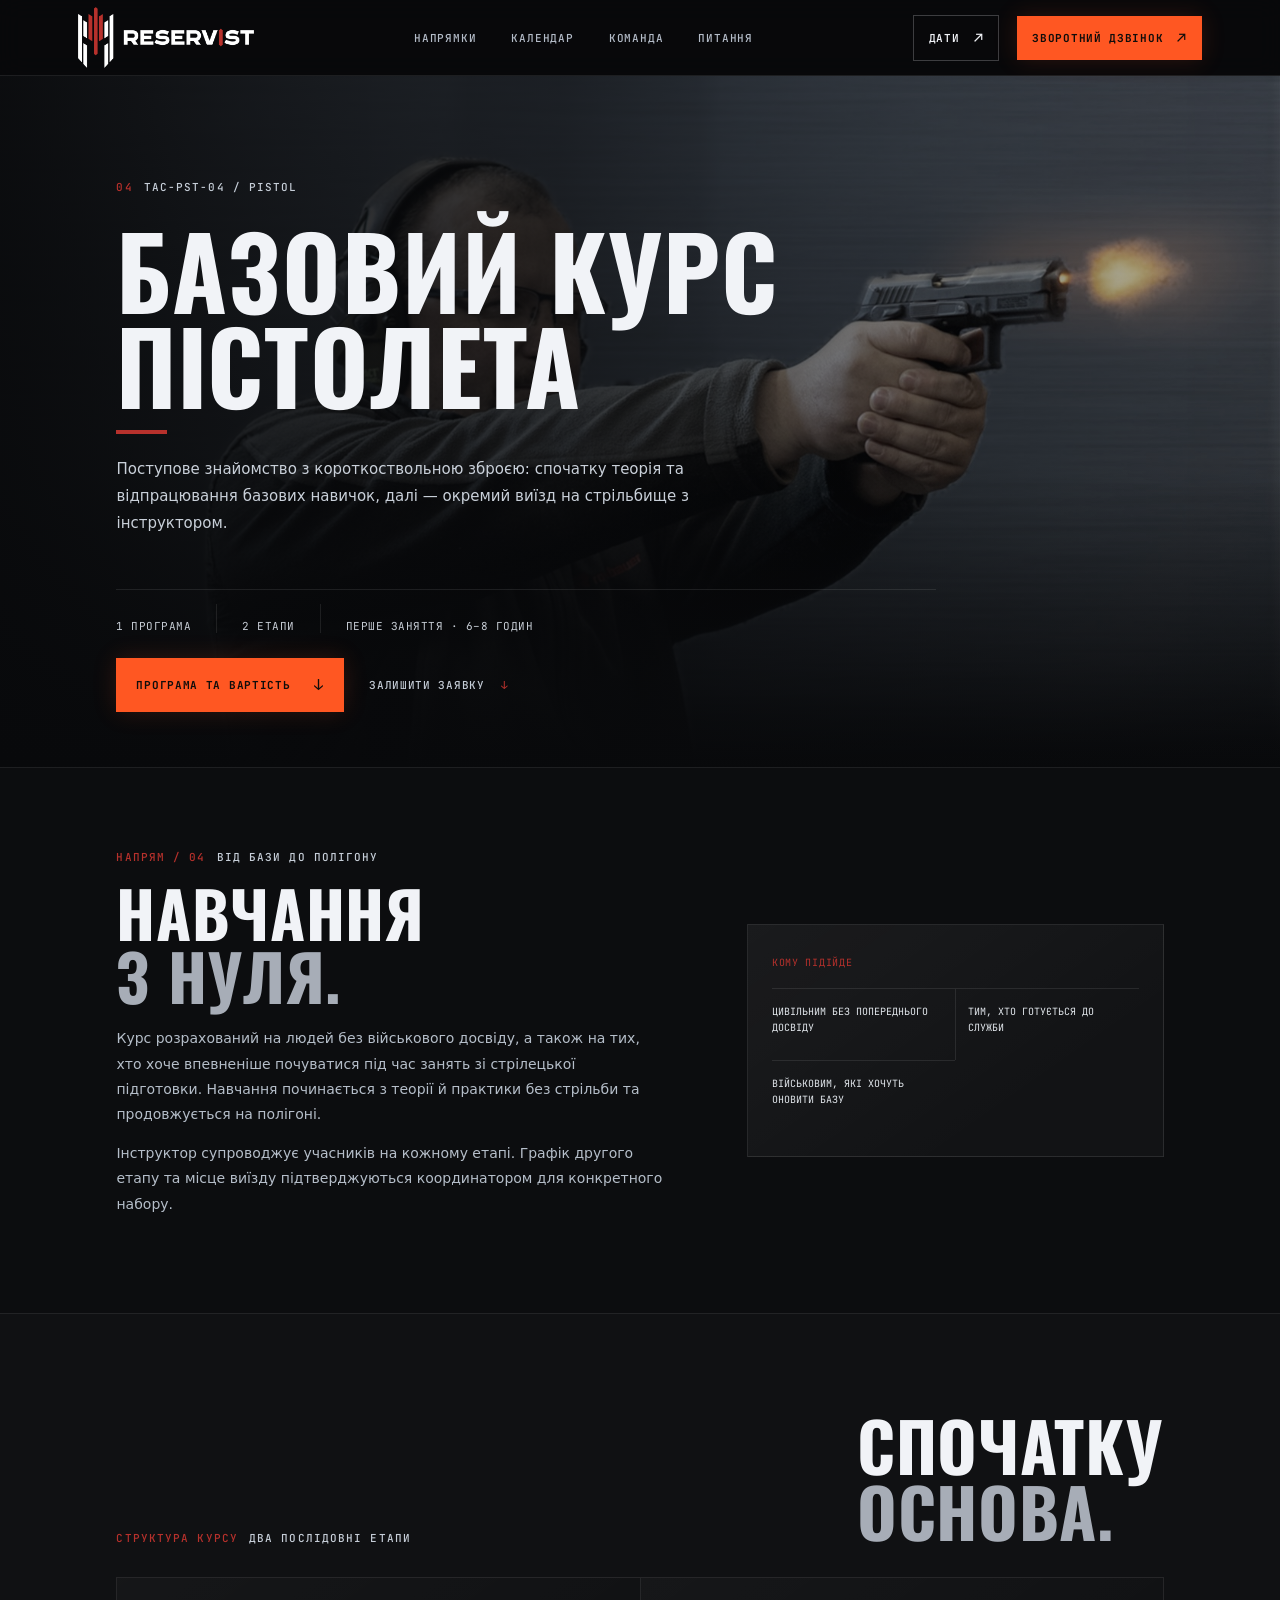
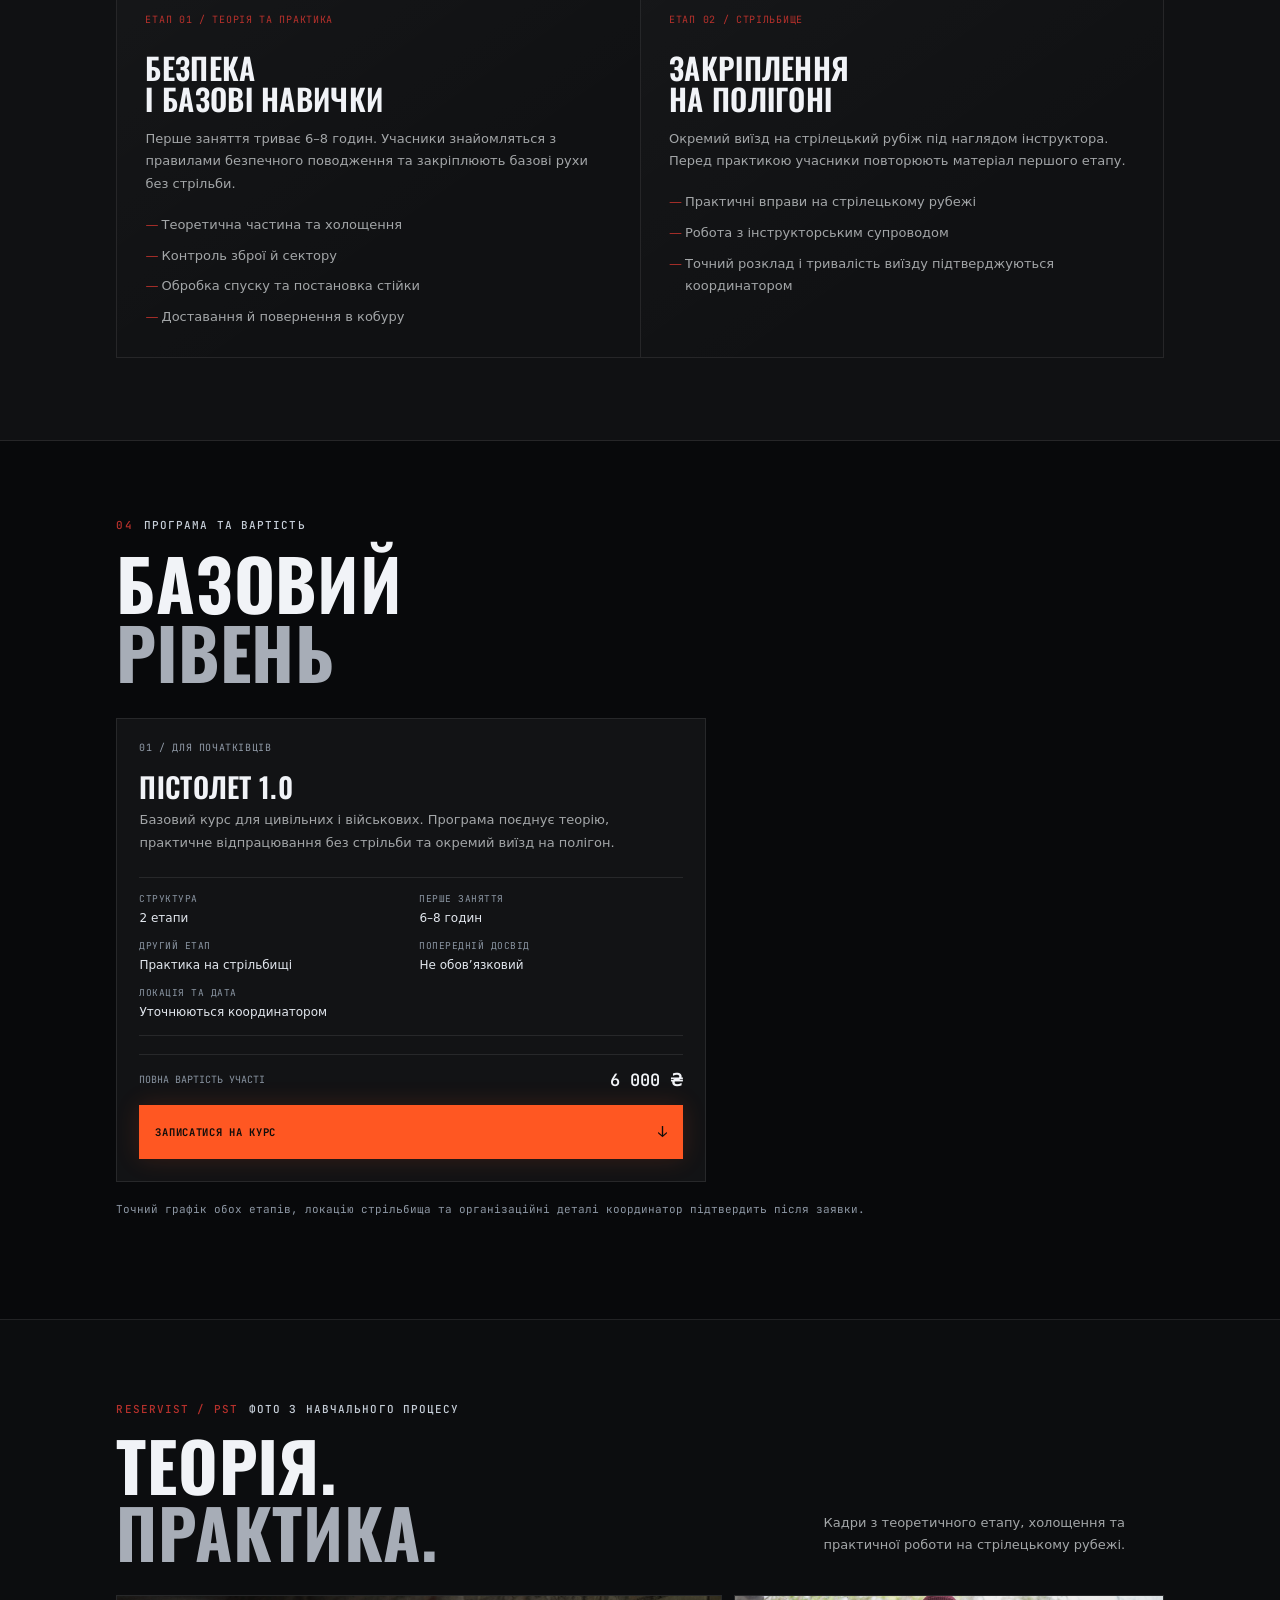
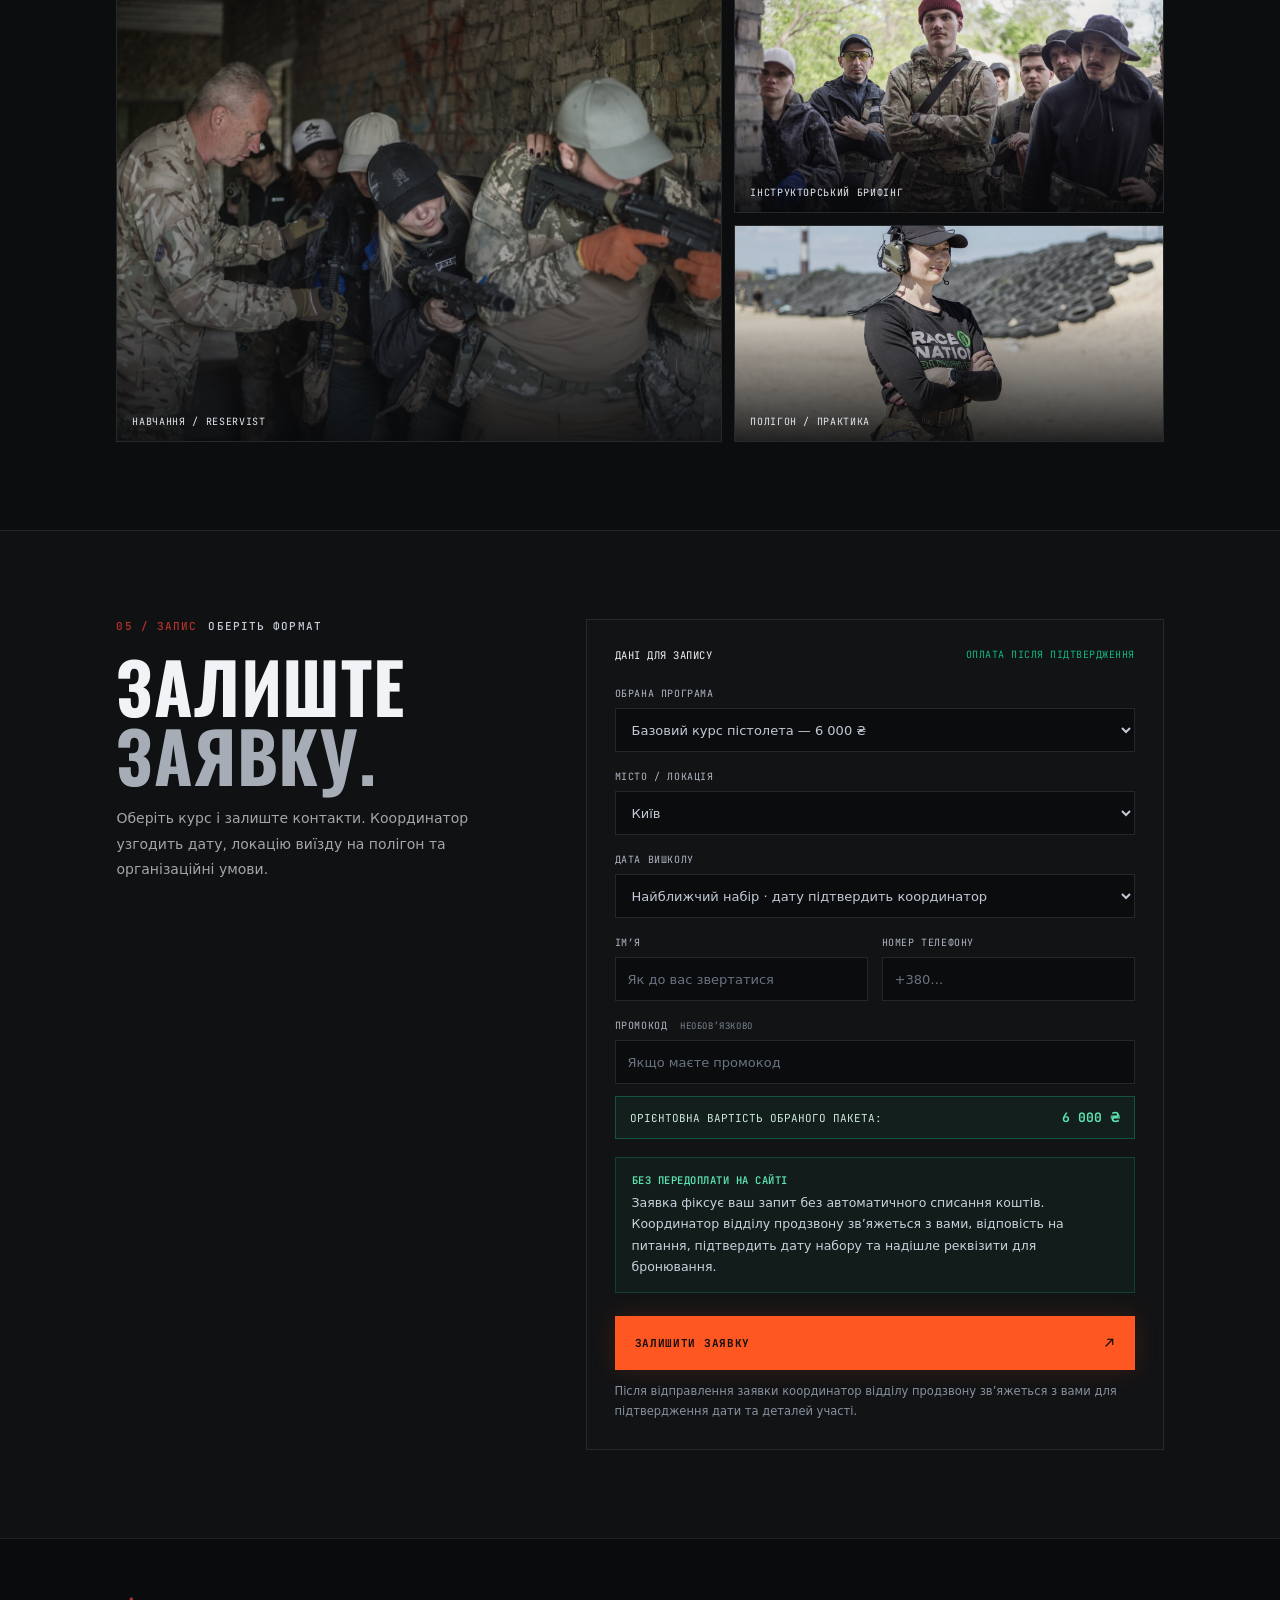
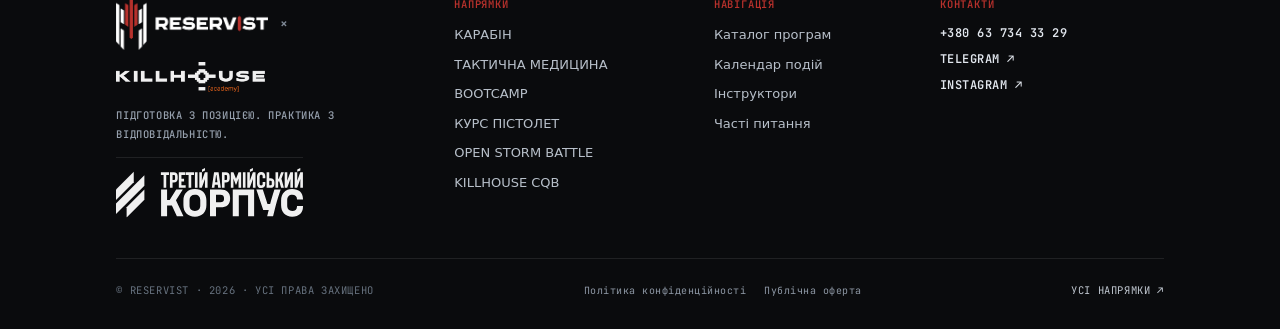
<file: directions/pistol.html>
<!doctype html>
<html lang="uk">
  <head>
    <meta charset="UTF-8" />
    <meta name="viewport" content="width=device-width, initial-scale=1.0" />
    <meta name="theme-color" content="#08090b" />
    <meta name="description" content="Базовий курс стрільби з пістолета RESERVIST: два етапи навчання для початківців, формат і вартість." />
    <link rel="icon" type="image/svg+xml" href="../assets/images/favicon.svg" />
    <title>Базовий курс пістолета — RESERVIST</title>
    <link rel="preconnect" href="https://fonts.googleapis.com" />
    <link rel="preconnect" href="https://fonts.gstatic.com" crossorigin />
    <link href="https://fonts.googleapis.com/css2?family=JetBrains+Mono:wght@400;500;600;700&family=Oswald:wght@500;600;700&display=swap" rel="stylesheet" />
    <link rel="stylesheet" href="../styles.css?v=22" />
    <script src="../script.js?v=22" defer></script>
    <script src="../cms-config.js?v=22" defer></script>
    <script src="../cms-client.js?v=22" defer></script>
    <script src="../cms-public.js?v=22" defer></script>
  </head>
  <body data-cms-page="pistol">
    <div class="site-shell">
      <header class="topbar">
        <a class="brand" href="../index.html" aria-label="RESERVIST — на початок"><img class="brand-logo" src="../assets/images/reservist-logo.png" alt="RESERVIST — практична підготовка" /></a>
        <nav class="main-nav" aria-label="Навігація"><a href="../index.html#directions">НАПРЯМКИ</a><a href="../index.html#calendar">КАЛЕНДАР</a><a href="../index.html#team">КОМАНДА</a><a href="../index.html#faq">ПИТАННЯ</a></nav>
        <div class="nav-actions">
          <a class="button button-small button-outline" href="../index.html#calendar">ДАТИ <span>↗</span></a>
        </div>
        <button class="menu-toggle" type="button" aria-label="Відкрити меню" aria-expanded="false"><span></span><span></span></button>
      </header>
      <main>
        <section class="direction-page-hero pistol-hero">
          <img class="pistol-hero-photo" src="../assets/images/pistol-hero.jpg" alt="Стрілець під час навчальної вправи з пістолетом" />
          <div class="eyebrow"><span class="section-number">04</span> TAC-PST-04 / PISTOL</div>
          <h1>БАЗОВИЙ КУРС ПІСТОЛЕТА</h1>
          <div class="title-stripe"></div>
          <p>Поступове знайомство з короткоствольною зброєю: спочатку теорія та відпрацювання базових навичок, далі — окремий виїзд на стрільбище з інструктором.</p>
          <div class="direction-facts"><span>1 ПРОГРАМА</span><span>2 ЕТАПИ</span><span>ПЕРШЕ ЗАНЯТТЯ · 6–8 ГОДИН</span></div>
          <div class="carbine-hero-actions"><a class="button button-primary" href="#programs">ПРОГРАМА ТА ВАРТІСТЬ <span>↓</span></a><a class="text-link" href="#direction-booking">ЗАЛИШИТИ ЗАЯВКУ <span>↓</span></a></div>
        </section>

        <section class="pistol-overview" aria-labelledby="pistol-overview-heading">
          <div class="pistol-overview-copy">
            <div class="eyebrow"><span class="section-number">НАПРЯМ / 04</span> ВІД БАЗИ ДО ПОЛІГОНУ</div>
            <h2 id="pistol-overview-heading">НАВЧАННЯ<br /><span>З НУЛЯ.</span></h2>
            <p>Курс розрахований на людей без військового досвіду, а також на тих, хто хоче впевненіше почуватися під час занять зі стрілецької підготовки. Навчання починається з теорії й практики без стрільби та продовжується на полігоні.</p>
            <p>Інструктор супроводжує учасників на кожному етапі. Графік другого етапу та місце виїзду підтверджуються координатором для конкретного набору.</p>
          </div>
          <div class="pistol-audience">
            <span class="mono-label">КОМУ ПІДІЙДЕ</span>
            <div class="pistol-audience-list">
              <span>ЦИВІЛЬНИМ БЕЗ ПОПЕРЕДНЬОГО ДОСВІДУ</span>
              <span>ТИМ, ХТО ГОТУЄТЬСЯ ДО СЛУЖБИ</span>
              <span>ВІЙСЬКОВИМ, ЯКІ ХОЧУТЬ ОНОВИТИ БАЗУ</span>
            </div>
          </div>
        </section>

        <section class="pistol-stages" aria-labelledby="pistol-stages-heading">
          <div class="pistol-stages-heading">
            <div class="eyebrow"><span class="section-number">СТРУКТУРА КУРСУ</span> ДВА ПОСЛІДОВНІ ЕТАПИ</div>
            <h2 id="pistol-stages-heading">СПОЧАТКУ<br /><span>ОСНОВА.</span></h2>
          </div>
          <div class="pistol-stage-grid">
            <article class="pistol-stage">
              <span class="mono-label">ЕТАП 01 / ТЕОРІЯ ТА ПРАКТИКА</span>
              <h3>БЕЗПЕКА<br />І БАЗОВІ НАВИЧКИ</h3>
              <p>Перше заняття триває 6–8 годин. Учасники знайомляться з правилами безпечного поводження та закріплюють базові рухи без стрільби.</p>
              <ul><li>Теоретична частина та холощення</li><li>Контроль зброї й сектору</li><li>Обробка спуску та постановка стійки</li><li>Доставання й повернення в кобуру</li></ul>
            </article>
            <article class="pistol-stage">
              <span class="mono-label">ЕТАП 02 / СТРІЛЬБИЩЕ</span>
              <h3>ЗАКРІПЛЕННЯ<br />НА ПОЛІГОНІ</h3>
              <p>Окремий виїзд на стрілецький рубіж під наглядом інструктора. Перед практикою учасники повторюють матеріал першого етапу.</p>
              <ul><li>Практичні вправи на стрілецькому рубежі</li><li>Робота з інструкторським супроводом</li><li>Точний розклад і тривалість виїзду підтверджуються координатором</li></ul>
            </article>
          </div>
        </section>

        <section class="direction-content pistol-programs" id="programs">
          <div class="eyebrow"><span class="section-number">04</span> ПРОГРАМА ТА ВАРТІСТЬ</div>
          <h2>БАЗОВИЙ<br /><span>РІВЕНЬ</span></h2>
          <div class="detail-tariff-grid detail-tariff-grid-1">
            <article class="detail-tariff">
              <span>01 / ДЛЯ ПОЧАТКІВЦІВ</span>
              <h3>ПІСТОЛЕТ 1.0</h3>
              <p>Базовий курс для цивільних і військових. Програма поєднує теорію, практичне відпрацювання без стрільби та окремий виїзд на полігон.</p>
              <dl class="course-specs">
                <div><dt>Структура</dt><dd>2 етапи</dd></div>
                <div><dt>Перше заняття</dt><dd>6–8 годин</dd></div>
                <div><dt>Другий етап</dt><dd>Практика на стрільбищі</dd></div>
                <div><dt>Попередній досвід</dt><dd>Не обов’язковий</dd></div>
                <div><dt>Локація та дата</dt><dd>Уточнюються координатором</dd></div>
              </dl>
              <div><small>ПОВНА ВАРТІСТЬ УЧАСТІ</small><strong>6 000 ₴</strong></div>
              <a class="button button-primary course-book-button" href="#direction-booking" data-course="pistol-1">ЗАПИСАТИСЯ НА КУРС <span>↓</span></a>
            </article>
          </div>
          <p class="price-note">Точний графік обох етапів, локацію стрільбища та організаційні деталі координатор підтвердить після заявки.</p>
        </section>

        <section class="pistol-gallery" aria-labelledby="pistol-gallery-heading">
          <div class="pistol-gallery-heading">
            <div><div class="eyebrow"><span class="section-number">RESERVIST / PST</span> ФОТО З НАВЧАЛЬНОГО ПРОЦЕСУ</div><h2 id="pistol-gallery-heading">ТЕОРІЯ.<br /><span>ПРАКТИКА.</span></h2></div>
            <p>Кадри з теоретичного етапу, холощення та практичної роботи на стрілецькому рубежі.</p>
          </div>
          <div class="pistol-gallery-grid">
            <figure class="pistol-gallery-main"><img src="../assets/images/pistol-training-group.jpg" alt="Інструктор супроводжує групове практичне заняття" /><figcaption>НАВЧАННЯ / RESERVIST</figcaption></figure>
            <figure class="pistol-gallery-top"><img src="../assets/images/pistol-training-briefing.jpg" alt="Інструктор проводить брифінг для учасників курсу" /><figcaption>ІНСТРУКТОРСЬКИЙ БРИФІНГ</figcaption></figure>
            <figure class="pistol-gallery-bottom"><img src="../assets/images/pistol-range-trainee.jpg" alt="Учасниця під час заняття на стрілецькому полігоні" /><figcaption>ПОЛІГОН / ПРАКТИКА</figcaption></figure>
          </div>
        </section>

        <section class="direction-booking" id="direction-booking" aria-labelledby="direction-booking-heading">
          <div class="direction-booking-intro">
            <div class="eyebrow"><span class="section-number">05 / ЗАПИС</span> ОБЕРІТЬ ФОРМАТ</div>
            <h2 id="direction-booking-heading">ЗАЛИШТЕ<br /><span>ЗАЯВКУ.</span></h2>
            <p>Оберіть курс і залиште контакти. Координатор узгодить дату, локацію виїзду на полігон та організаційні умови.</p>
          </div>
          <form class="booking-form application-form direction-booking-form" id="application-form">
            <div class="form-heading"><span>ДАНІ ДЛЯ ЗАПИСУ</span><span class="form-lock">ОПЛАТА ПІСЛЯ ПІДТВЕРДЖЕННЯ</span></div>
            <select id="application-direction" name="direction" aria-label="Напрямок" hidden required><option value="pistol" selected>Базовий курс пістолета</option></select>
            <label for="application-course">ОБРАНА ПРОГРАМА</label><select id="application-course" name="course" required><option value="" selected disabled>Оберіть програму вище або тут</option></select>
            <label for="application-city">МІСТО / ЛОКАЦІЯ</label><select id="application-city" name="city" required disabled><option value="" selected disabled>Спочатку оберіть програму</option></select>
            <div class="form-two-columns">
              <div><label for="application-name">ІМ’Я</label><input id="application-name" name="name" autocomplete="name" placeholder="Як до вас звертатися" required /></div>
              <div><label for="application-phone">НОМЕР ТЕЛЕФОНУ</label><input id="application-phone" name="phone" type="tel" autocomplete="tel" placeholder="+380…" required /></div>
            </div>
            <label for="application-promo">ПРОМОКОД <span class="optional-label">НЕОБОВ’ЯЗКОВО</span></label><input id="application-promo" name="promo" autocomplete="off" placeholder="Якщо маєте промокод" />
            <div class="payment-pending"><strong>БЕЗ ПЕРЕДОПЛАТИ НА САЙТІ</strong>Заявка фіксує ваш запит без автоматичного списання коштів. Координатор відділу продзвону зв’яжеться з вами, відповість на питання, підтвердить дату набору та надішле реквізити для бронювання.</div>
            <button type="submit" class="button button-primary form-submit">ЗАЛИШИТИ ЗАЯВКУ <span>↗</span></button>
            <p class="form-disclaimer">Після відправлення заявки координатор відділу продзвону зв’яжеться з вами для підтвердження дати та деталей участі.</p>
            <div class="form-feedback" aria-live="polite"></div>
          </form>
        </section>
      </main>
      <footer class="footer">
        <div class="footer-grid">
          <div class="footer-brand-col">
            <div class="footer-brand-lockup">
              <a class="brand" href="../index.html" aria-label="RESERVIST — на початок"><img class="brand-logo" src="../assets/images/reservist-logo.png" alt="RESERVIST — практична підготовка" /></a>
              <span class="footer-brand-x" aria-hidden="true">×</span>
              <a href="https://killhouse.academy/tactic" target="_blank" rel="noreferrer" aria-label="KILLHOUSE Academy"><img class="footer-partner-logo" src="../assets/images/killhouse-logo.png" alt="KILLHOUSE Academy" /></a>
            </div>
            <p class="footer-tagline">ПІДГОТОВКА З ПОЗИЦІЄЮ. ПРАКТИКА З ВІДПОВІДАЛЬНІСТЮ.</p>
            <div class="footer-corps-lockup">
              <img class="footer-corps-logo" src="../assets/images/3ak-logo.svg" alt="Третій армійський корпус" />
            </div>
          </div>
          <div class="footer-col">
            <span class="footer-col-title">НАПРЯМКИ</span>
            <a href="carbine.html">Карабін</a>
            <a href="medicine.html">Тактична медицина</a>
            <a href="bootcamp.html">Bootcamp</a>
            <a href="pistol.html">Курс пістолет</a>
            <a href="open-storm.html">Open Storm Battle</a>
            <a href="killhouse-cqb.html">Killhouse CQB</a>
          </div>
          <div class="footer-col">
            <span class="footer-col-title">НАВІГАЦІЯ</span>
            <a href="../index.html#directions">Каталог програм</a>
            <a href="../index.html#calendar">Календар подій</a>
            <a href="../index.html#team">Інструктори</a>
            <a href="../index.html#faq">Часті питання</a>
          </div>
          <div class="footer-col">
            <span class="footer-col-title">КОНТАКТИ</span>
            <nav class="footer-links" aria-label="Контакти">
              <a href="tel:+380637343329">+380 63 734 33 29</a>
              <a href="https://t.me/reservist_ua" target="_blank" rel="noreferrer">TELEGRAM ↗</a>
              <a href="https://www.instagram.com/reservist.ua" target="_blank" rel="noreferrer">INSTAGRAM ↗</a>
            </nav>
          </div>
        </div>
        <div class="footer-bottom">
          <span class="footer-copy">© RESERVIST · 2026 · УСІ ПРАВА ЗАХИЩЕНО</span>
          <div class="footer-legal-links">
            <a href="../privacy.html">Політика конфіденційності</a>
            <a href="../offer.html">Публічна оферта</a>
          </div>
          <a href="../index.html#directions" class="back-top">УСІ НАПРЯМКИ ↗</a>
        </div>
      </footer>
    </div>
  </body>
</html>
</file>
<file: styles.css>
:root {
  color-scheme: dark;
  --bg: #08090b;
  --surface: #121315;
  --surface-2: #16181c;
  --text: #f1f3f7;
  --muted: #a3a6a8;
  --line: rgba(255, 255, 255, .09);
  --red: #b7312c;
  --brand-accent: var(--red);
  --cta: #ff5722;
  --green: #10b981;
  --teal: #10b981;
  --mono: "JetBrains Mono", monospace;
  --display: "Oswald", "JetBrains Mono", sans-serif;
  --body: -apple-system, BlinkMacSystemFont, "SF Pro Text", "SF Pro Display", system-ui, sans-serif;
}

* { box-sizing: border-box; }
html { scroll-behavior: smooth; scroll-padding-top: 86px; }
body { margin: 0; background: var(--bg); color: var(--text); font-family: var(--body); font-size: 15px; line-height: 1.6; -webkit-font-smoothing: antialiased; }
a { color: inherit; text-decoration: none; }
button, input, select { font: inherit; }
button, a { -webkit-tap-highlight-color: transparent; }
button:focus-visible, a:focus-visible, input:focus-visible, select:focus-visible { outline: 2px solid var(--brand-accent); outline-offset: 4px; }
.site-shell { overflow: clip; }
.topbar { height: 76px; padding: 0 6.1%; display: flex; align-items: center; justify-content: space-between; border-bottom: 1px solid var(--line); position: sticky; top: 0; z-index: 100; background: rgba(8,9,11,.88); backdrop-filter: blur(12px); -webkit-backdrop-filter: blur(12px); }
.brand { display: inline-flex; align-items: center; gap: 11px; }
.brand-logo { display: block; width: 176px; height: auto; }
.main-nav, .nav-actions { display: flex; align-items: center; gap: 35px; }
.main-nav a, .button-small { font: 500 11px var(--mono); letter-spacing: .8px; }
.main-nav a { color: #b4bcc8; transition: color .2s; }
.main-nav a:hover, .text-link:hover { color: #fff; }
.nav-actions { gap: 18px; }
.live-dot { width: 7px; height: 7px; border-radius: 50%; display: inline-block; background: var(--green); box-shadow: 0 0 10px rgba(16,185,129,.65); }
.button { border: 0; display: inline-flex; align-items: center; justify-content: space-between; gap: 24px; padding: 17px 20px; font: 600 11px var(--mono); letter-spacing: .7px; transition: background .2s, color .2s, transform .2s, box-shadow .2s; cursor: pointer; }
.button:hover { transform: translateY(-2px); }
.button-small { padding: 12px 15px; gap: 14px; }
.button-outline { border: 1px solid rgba(255,255,255,.22); }
.button-outline:hover { border-color: var(--brand-accent); color: var(--brand-accent); }
.button-primary { background: var(--cta); color: #100d0b; font-weight: 700; box-shadow: 0 0 24px rgba(255,87,34,.16); }
.button-primary:hover { background: #ff7043; box-shadow: 0 0 30px rgba(255,87,34,.35); }
.button span { font-size: 15px; }
.menu-toggle { display: none; }

.hero { position: relative; height: min(710px, calc(100vh - 76px)); min-height: 610px; display: flex; align-items: center; padding: 0 9.1%; }
.hero-image { position: absolute; inset: 0; background: linear-gradient(90deg, rgba(8,9,11,.99) 0%, rgba(8,9,11,.88) 43%, rgba(8,9,11,.36) 100%), linear-gradient(0deg,#08090b 0%,transparent 24%,rgba(8,9,11,.16) 100%), url("assets/images/hero-main.webp") center 48%/cover; filter: saturate(.35) contrast(1.05); }
.hero-content { position: relative; z-index: 1; width: min(1000px, 86%); margin-top: -35px; }
.eyebrow { font: 500 11px var(--mono); letter-spacing: 1.1px; color: #c6ced8; display: flex; align-items: center; gap: 11px; }
.eyebrow-code { color: #87919f; margin-left: 9px; }
.hero h1, h2, h3, .instructor-data h3 { font-family: var(--display); font-weight: 700; text-transform: uppercase; letter-spacing: .01em; }
.hero h1 { font-size: clamp(54px, 6.4vw, 92px); line-height: .96; letter-spacing: .01em; margin: 26px 0 18px; }
.hero h1 span, h2 span, .instructor-data h3 span { color: #a7adb7; }
.title-stripe { width: 51px; height: 4px; background: var(--red); }
.hero-description { color: #c9d0d9; font-size: 15px; line-height: 1.8; max-width: 540px; margin: 22px 0 26px; }
.hero-actions { display: flex; align-items: center; gap: 28px; }
.text-link { font: 500 11px var(--mono); letter-spacing: .7px; color: #c3cbd5; }
.text-link span { color: var(--brand-accent); margin-left: 9px; }
.hero-note { display: flex; align-items: center; gap: 9px; color: #98a1ac; font: 10px var(--mono); letter-spacing: .8px; margin-top: 51px; }
.crosshair { color: var(--brand-accent); font-size: 17px; }
.hero-side-code { position: absolute; top: 28%; right: 7%; color: #abb5c0; font: 10px/1.7 var(--mono); letter-spacing: 1px; border-left: 1px solid rgba(255,255,255,.3); padding-left: 11px; }
.hero-side-code span { color: #768292; }
.hero-bottom { position: absolute; z-index: 1; bottom: 0; left: 0; right: 0; height: 94px; border-top: 1px solid rgba(255,255,255,.13); background: rgba(8,9,11,.58); display: grid; grid-template-columns: repeat(4,1fr); padding: 0 9.1%; }
.sensor { display: flex; align-items: center; gap: 12px; border-right: 1px solid var(--line); padding-left: 22px; }
.sensor:first-child { padding-left: 0; }
.sensor:last-child { border: 0; }
.sensor-icon { color: var(--brand-accent); font-size: 19px; }
.sensor div { display: flex; flex-direction: column; gap: 6px; }
.sensor-label { color: #8d98a6; font: 9px var(--mono); letter-spacing: .8px; }
.sensor strong { font: 600 11px var(--mono); letter-spacing: .2px; }
.hero-index { position: absolute; bottom: 113px; right: 6.2%; font: 11px var(--mono); }
.hero-index span { color: var(--brand-accent); }
.ticker { height: 54px; overflow: hidden; border-bottom: 1px solid var(--line); display: flex; align-items: center; background: #0c0d0f; }
.ticker-track { min-width: max-content; display: flex; align-items: center; justify-content: space-around; gap: 44px; width: 100%; color: #afb7c1; font: 11px var(--mono); letter-spacing: 1.4px; }
.ticker-track i { color: var(--red); font-style: normal; font-size: 11px; }

.section { padding: 115px 9.1% 120px; }
.about-section { padding: 88px 9.1% 92px; border-top: 1px solid var(--line); border-bottom: 1px solid var(--line); background: linear-gradient(115deg,rgba(183,49,44,.07),transparent 48%),#0c0d0f; }
.about-intro { display: grid; grid-template-columns: minmax(0,1fr) minmax(260px,.72fr); align-items: end; gap: 8%; }
.about-intro h2 { margin-top: 20px; font-size: clamp(44px,5.2vw,68px); }
.about-intro > p { max-width: 490px; margin: 0 0 7px; color: var(--muted); font-size: 14px; line-height: 1.8; }
.about-photo { position: relative; height: clamp(190px, 26vw, 330px); margin: 38px 0 0; overflow: hidden; border: 1px solid var(--line); background: var(--surface); }
.about-photo img { width: 100%; height: 100%; display: block; object-fit: cover; object-position: center 58%; filter: saturate(.65) contrast(1.04); }
.about-photo figcaption { position: absolute; right: 0; bottom: 0; left: 0; padding: 34px 18px 14px; background: linear-gradient(transparent,rgba(8,9,11,.88)); color: #e0e5eb; font: 10px var(--mono); letter-spacing: .8px; }
.about-focus { display: grid; grid-template-columns: repeat(3,minmax(0,1fr)); margin-top: 32px; border-top: 1px solid var(--line); border-bottom: 1px solid var(--line); }
.about-focus-item { min-width: 0; padding: 24px 24px 24px 0; }
.about-focus-item + .about-focus-item { padding-left: 24px; border-left: 1px solid var(--line); }
.about-focus-index { color: var(--brand-accent); font: 10px var(--mono); letter-spacing: .7px; }
.about-focus-item h3 { margin: 15px 0 8px; font: 600 22px/1.15 var(--display); }
.about-focus-item p { max-width: 320px; margin: 0; color: var(--muted); font-size: 13px; line-height: 1.7; }
.team-section { padding: 88px 9.1% 92px; background: #101113; border-bottom: 1px solid var(--line); }
.team-section .section-heading { margin-bottom: 36px; }
.team-grid { display: grid; grid-template-columns: repeat(3,minmax(0,1fr)); gap: 18px; }
.team-card { position: relative; min-width: 0; display: flex; flex-direction: column; padding: 22px 24px 24px; border: 1px solid var(--line); background: linear-gradient(155deg,rgba(255,255,255,.03),transparent 58%),#121417; transition: border-color .25s, transform .25s; }
.team-card:hover { border-color: rgba(183,49,44,.55); transform: translateY(-3px); }
.team-card-header { display: flex; align-items: center; justify-content: space-between; gap: 10px; padding-bottom: 14px; border-bottom: 1px solid var(--line); }
.team-card-index { color: var(--brand-accent); font: 500 10px var(--mono); letter-spacing: .6px; }
.team-card-status { display: inline-flex; align-items: center; gap: 6px; color: #9eb3a8; font: 500 9px var(--mono); letter-spacing: .6px; }
.team-card-status .live-dot { width: 6px; height: 6px; }
.team-card-portrait { position: relative; height: 220px; margin: 16px 0 18px; overflow: hidden; border: 1px solid rgba(255,255,255,.08); background: radial-gradient(circle at 50% 42%,rgba(183,49,44,.16),transparent 62%),linear-gradient(180deg,#15181c 0%,#0c0e11 100%); display: flex; align-items: center; justify-content: center; }
.team-card-portrait::before, .team-card-portrait::after { content: ""; position: absolute; width: 16px; height: 16px; border-color: rgba(255,255,255,.24); pointer-events: none; z-index: 2; }
.team-card-portrait::before { left: 10px; top: 10px; border-left: 1px solid; border-top: 1px solid; }
.team-card-portrait::after { right: 10px; bottom: 10px; border-right: 1px solid; border-bottom: 1px solid; }
.team-card-silhouette { display: flex; flex-direction: column; align-items: center; justify-content: center; gap: 8px; text-align: center; padding: 16px; user-select: none; }
.team-card-silhouette svg { width: 68px; height: 68px; color: rgba(255,255,255,.22); stroke: rgba(183,49,44,.65); }
.team-card-callsign-watermark { font: 700 22px/1 var(--display); letter-spacing: .08em; color: rgba(255,255,255,.78); text-transform: uppercase; }
.team-card-dossier-tag { font: 9px var(--mono); letter-spacing: .9px; color: #7d8794; }
.team-card h3 { margin: 4px 0 8px; font: 700 clamp(24px,2.4vw,32px)/1.05 var(--display); }
.team-card h3 span { color: var(--brand-accent); }
.team-card-role { margin: 0; padding-bottom: 12px; border-bottom: 1px solid var(--line); color: #cfd6df; font: 500 10px/1.6 var(--mono); letter-spacing: .45px; }
.team-card-description { margin: 14px 0 0; color: var(--muted); font-size: 13px; line-height: 1.7; }
.team-card-photo { display: block; width: 100%; height: 100%; object-fit: cover; object-position: center 25%; filter: grayscale(.85) contrast(1.06); }
.reviews-section { padding: 88px 9.1% 92px; background: #0c0d0f; border-bottom: 1px solid var(--line); }
.reviews-section[hidden] { display: none; }
.reviews-grid { display: grid; grid-template-columns: repeat(3, minmax(0, 1fr)); gap: 18px; }
.review-card { display: flex; flex-direction: column; gap: 14px; padding: 22px 24px; border: 1px solid var(--line); background: linear-gradient(155deg, rgba(255,255,255,.03), transparent 58%), #121417; }
.review-card-top { display: flex; align-items: center; justify-content: space-between; gap: 10px; padding-bottom: 12px; border-bottom: 1px solid var(--line); }
.review-card-course { color: var(--brand-accent); font: 600 10px var(--mono); letter-spacing: .5px; text-transform: uppercase; }
.review-card-stars { color: var(--cta); font: 12px var(--mono); letter-spacing: 2px; }
.review-card-text { margin: 0; color: #d5dce4; font-size: 13.5px; line-height: 1.75; }
.review-card-author { margin-top: auto; padding-top: 12px; border-top: 1px solid var(--line); display: flex; justify-content: space-between; align-items: center; gap: 10px; }
.review-card-author strong { font: 700 16px var(--display); letter-spacing: .03em; text-transform: uppercase; }
.review-card-author span { color: #8c96a4; font: 10px var(--mono); }
.legal-content { padding: 68px 9.1% 96px; max-width: 980px; }
.legal-content h2 { margin: 36px 0 14px; font-size: clamp(24px, 3vw, 32px); }
.legal-content p, .legal-content li { color: #c4ccd6; font-size: 14px; line-height: 1.8; }
.legal-content ul { padding-left: 20px; display: grid; gap: 8px; }
.footer-legal-links { display: flex; flex-wrap: wrap; gap: 18px; }
.footer-legal-links a { color: #8d97a4; font: 10px var(--mono); letter-spacing: .5px; }
.footer-legal-links a:hover { color: #fff; }
.callback-direct-links { margin-top: 16px; padding-top: 14px; border-top: 1px solid var(--line); display: flex; flex-wrap: wrap; align-items: center; justify-content: space-between; gap: 10px; font: 11px var(--mono); color: var(--muted); }
.callback-direct-links a { color: var(--cta); font-weight: 600; }
.callback-direct-links a:hover { text-decoration: underline; }
body.cms-editing main > section { outline: 1px dashed rgba(255,87,34,.45); outline-offset: -2px; }
body.cms-editing main > section:hover { outline: 2px solid var(--cta); }
body.cms-editing main > section * { cursor: crosshair !important; }
body.cms-editing main :is(h1, h2, h3, h4, p, li, a, span, strong, em, small, dt, dd, figcaption, label, button, img, summary):hover { outline: 1px dashed var(--cta); outline-offset: 2px; }
body.cms-editing main .cms-selected { outline: 2px solid var(--cta) !important; outline-offset: 3px; background: rgba(255,87,34,.12); }
.cms-edit-banner { display: none; position: fixed; right: 16px; bottom: 16px; z-index: 99998; padding: 8px 14px; background: var(--cta); color: #08090b; font: 700 11px var(--mono); letter-spacing: .04em; box-shadow: 0 8px 24px rgba(0,0,0,.6); pointer-events: none; }
body.cms-editing .cms-edit-banner { display: block; }
.cms-unpublished-message { padding: 12vh 8vw; color: var(--muted); font: 600 18px var(--mono); }
.section-heading { display: flex; align-items: flex-end; justify-content: space-between; gap: 35px; margin-bottom: 45px; }
.section-number { color: var(--brand-accent); }
h2 { font-size: clamp(44px, 5.5vw, 72px); line-height: .98; letter-spacing: .01em; margin: 18px 0 0; }
.section-heading > p { max-width: 400px; color: var(--muted); font-size: 14px; line-height: 1.8; margin: 0 0 7px; }
.program-grid { display: grid; grid-template-columns: repeat(3,minmax(0,1fr)); gap: 18px; }
.program-card { position: relative; display: flex; flex-direction: column; background: var(--surface); border: 1px solid var(--line); min-width: 0; transition: border-color .25s, transform .25s; }
.program-card:hover { border-color: rgba(183,49,44,.55); transform: translateY(-4px); }
.card-art { height: 218px; overflow: hidden; position: relative; background-color: #1b1e20; background-image: linear-gradient(0deg,rgba(12,13,15,.7),transparent 60%),linear-gradient(90deg,rgba(255,255,255,.035) 1px,transparent 1px),linear-gradient(rgba(255,255,255,.035) 1px,transparent 1px); background-size: auto, 33px 33px,33px 33px; }
.card-art::before, .card-art::after { content: ""; position: absolute; width: 24px; height: 24px; border-color: rgba(255,255,255,.28); }
.card-art::before { left: 15px; top: 15px; border-left: 1px solid; border-top: 1px solid; }
.card-art::after { right: 15px; bottom: 15px; border-right: 1px solid; border-bottom: 1px solid; }
.art-medical { background: radial-gradient(ellipse at 50% 54%,rgba(183,49,44,.23),transparent 39%),linear-gradient(135deg,#252224,#151719 68%); }
.art-uav { background: radial-gradient(ellipse at 56% 55%,rgba(99,102,106,.2),transparent 40%),linear-gradient(135deg,#242527,#131719 68%); }
.art-safety { background: radial-gradient(ellipse at 49% 53%,rgba(183,49,44,.15),transparent 43%),linear-gradient(135deg,#242221,#161819 68%); }
.art-carbine { background: radial-gradient(ellipse at 52% 55%,rgba(183,49,44,.2),transparent 43%),linear-gradient(135deg,#252224,#151719 68%); }
.art-bootcamp { background: radial-gradient(ellipse at 50% 53%,rgba(183,49,44,.18),transparent 44%),linear-gradient(135deg,#242320,#151719 68%); }
.art-pistol { background: radial-gradient(ellipse at 53% 54%,rgba(183,49,44,.16),transparent 42%),linear-gradient(135deg,#252321,#151719 68%); }
.art-storm { background: radial-gradient(ellipse at 55% 52%,rgba(99,102,106,.18),transparent 43%),linear-gradient(135deg,#242527,#131719 68%); }
.art-cqb { background: radial-gradient(ellipse at 50% 54%,rgba(183,49,44,.18),transparent 42%),linear-gradient(135deg,#242122,#151719 68%); }
.art-label, .art-coord { position: absolute; z-index: 1; font: 9px var(--mono); letter-spacing: 1px; color: #b8c0c9; }
.art-label { left: 27px; top: 27px; }
.art-coord { right: 27px; bottom: 26px; text-align: right; line-height: 1.8; color: #818d9a; }
.program-glyph { position: absolute; top: 45%; left: 50%; transform: translate(-50%,-50%); color: rgba(255,255,255,.82); font: 100px/.9 var(--display); text-shadow: 0 0 30px rgba(183,49,44,.35); }
.program-glyph span { color: var(--brand-accent); font: 18px var(--mono); margin-left: 5px; }
.medical-cross { position: absolute; top: 45%; left: 50%; transform: translate(-50%,-50%); color: rgba(255,255,255,.86); font: 100px/1 var(--body); text-shadow: 0 0 30px rgba(183,49,44,.55); }
.radar { position: absolute; width: 154px; height: 154px; border: 1px solid rgba(183,49,44,.38); border-radius: 50%; left: 50%; top: 53%; transform: translate(-50%,-50%); background: repeating-radial-gradient(circle,transparent 0 30px,rgba(183,49,44,.18) 31px,transparent 32px); }
.radar::before, .radar::after { content: ""; position: absolute; background: rgba(183,49,44,.24); }
.radar::before { height: 1px; left: 0; right: 0; top: 50%; }
.radar::after { width: 1px; top: 0; bottom: 0; left: 50%; }
.radar span { position: absolute; width: 65px; height: 65px; left: 50%; top: 50%; transform-origin: top left; background: linear-gradient(135deg,rgba(183,49,44,.3),transparent 65%); animation: radar-sweep 5s linear infinite; }
.radar i { position: absolute; width: 5px; height: 5px; border-radius: 50%; background: var(--brand-accent); left: 71%; top: 35%; box-shadow: 0 0 8px var(--brand-accent); }
.radar b { position: absolute; width: 4px; height: 4px; border-radius: 50%; background: var(--brand-accent); left: 32%; top: 63%; box-shadow: 0 0 8px var(--brand-accent); }
.safety-emblem { width: 105px; height: 105px; border: 1px solid rgba(255,255,255,.36); position: absolute; left: 50%; top: 53%; transform: translate(-50%,-50%) rotate(45deg); display: grid; place-items: center; }
.safety-emblem::before { content: ""; position: absolute; inset: 8px; border: 1px solid rgba(183,49,44,.65); }
.safety-emblem span { transform: rotate(-45deg); font: 55px var(--display); color: #f1f3f7; }
.art-cqb .safety-emblem span { font-size: 34px; }
.safety-emblem i { position: absolute; right: 2px; bottom: 8px; color: var(--brand-accent); font-size: 16px; transform: rotate(-45deg); font-style: normal; }
.program-body { padding: 20px 21px 19px; display: flex; flex-direction: column; flex: 1; }
.card-meta { display: flex; justify-content: space-between; color: #a0a9b5; font: 10px var(--mono); letter-spacing: .5px; }
.program-body h3 { font: 600 28px/1.02 var(--display); margin: 21px 0 12px; min-height: 52px; }
.program-body p { color: var(--muted); font-size: 13px; line-height: 1.75; min-height: 60px; margin: 0 0 21px; }
.tariff-list { list-style: none; padding: 0; margin: auto 0 17px; border-top: 1px solid var(--line); }
.tariff-list li { display: flex; justify-content: space-between; align-items: flex-start; gap: 8px; padding: 9px 0; border-bottom: 1px solid var(--line); color: #abb4bf; font: 11px/1.45 var(--mono); }
.tariff-list strong { color: #eef1f5; font-weight: 500; text-align: right; white-space: nowrap; }
.program-action { display: flex; justify-content: space-between; align-items: center; padding: 12px 13px; background: rgba(183,49,44,.09); border: 1px solid rgba(183,49,44,.35); color: var(--brand-accent); font: 10px var(--mono); letter-spacing: .4px; transition: background .2s,border-color .2s; }
.program-action:hover { background: rgba(183,49,44,.17); border-color: var(--brand-accent); }
.program-action b { font-size: 14px; }
.card-footer { padding-top: 15px; border-top: 1px solid var(--line); display: flex; justify-content: space-between; color: #e4e8ed; font: 10px var(--mono); letter-spacing: .4px; }
.card-footer a { color: var(--brand-accent); }
.card-footer b { margin-left: 6px; font-size: 13px; }
.card-corner { position: absolute; top: 200px; right: 15px; color: #84909c; font: 9px var(--mono); }
.price-note { color: #8d97a4; font: 11px var(--mono); line-height: 1.75; margin: 18px 0 0; }
.directory-hero { height: min(625px, calc(100vh - 76px)); }
.directory-hero .hero-content { margin-top: -15px; }
.directory-hero h1 { font-size: clamp(52px, 6.4vw, 88px); }
.directory-section { padding-top: 85px; padding-bottom: 90px; }
.direction-grid { display: grid; grid-template-columns: repeat(3,minmax(0,1fr)); border-top: 1px solid var(--line); border-left: 1px solid var(--line); }
.direction-link { position: relative; min-height: 150px; padding: 24px 24px 22px; border-right: 1px solid var(--line); border-bottom: 1px solid var(--line); background: rgba(18,19,21,.78); display: flex; flex-direction: column; transition: background .2s,border-color .2s; }
.direction-link-photo { position: absolute; z-index: 0; inset: 0; width: 100%; height: 100%; object-fit: cover; opacity: .14; }
.direction-link > :not(.direction-link-photo) { position: relative; z-index: 1; }
.direction-link:hover { background: #191a1d; }
.direction-index { color: #8d98a6; font: 10px var(--mono); letter-spacing: .8px; }
.direction-title { max-width: calc(100% - 24px); margin-top: 16px; font: 700 clamp(24px,2.5vw,32px)/1.05 var(--display); letter-spacing: .01em; }
.direction-description { color: var(--muted); font-size: 13px; margin-top: 8px; line-height: 1.5; }
.direction-arrow { position: absolute; right: 20px; bottom: 20px; color: var(--brand-accent); font-size: 17px; }
.calendar-section { padding-top: 90px; padding-bottom: 100px; }
.direction-page-hero { position: relative; padding: 104px 9.1% 55px; min-height: 430px; background: linear-gradient(90deg,rgba(8,9,11,.98),rgba(8,9,11,.82) 59%,rgba(8,9,11,.52)),url("assets/images/direction-hero-fallback.jpg") center 48%/cover no-repeat; border-bottom: 1px solid var(--line); }
.direction-page-hero.cqb-hero { min-height: 560px; overflow: hidden; background: #08090b; isolation: isolate; display: flex; flex-direction: column; align-items: flex-start; justify-content: center; }
.cqb-hero::after { position: absolute; z-index: 0; content: ""; inset: 0; background: linear-gradient(90deg,rgba(8,9,11,.96) 0%,rgba(8,9,11,.82) 40%,rgba(8,9,11,.35) 100%),linear-gradient(0deg,#08090b 0%,transparent 42%); }
.cqb-hero-photo { position: absolute; z-index: -1; inset: 0; width: 100%; height: 100%; object-fit: cover; object-position: center 52%; filter: saturate(.55) contrast(1.05); }
.cqb-hero > :not(.cqb-hero-photo) { position: relative; z-index: 1; }
.cqb-hero > p { max-width: 650px; }
.cqb-hero .direction-facts { width: 100%; }
.direction-page-hero.medicine-hero { min-height: 560px; overflow: hidden; background: #08090b; isolation: isolate; display: flex; flex-direction: column; align-items: flex-start; justify-content: center; }
.medicine-hero::after { position: absolute; z-index: 0; content: ""; inset: 0; background: linear-gradient(90deg,rgba(8,9,11,.96) 0%,rgba(8,9,11,.8) 44%,rgba(8,9,11,.3) 100%),linear-gradient(0deg,#08090b 0%,transparent 44%); }
.medicine-hero-photo { position: absolute; z-index: -1; inset: 0; width: 100%; height: 100%; object-fit: cover; object-position: center 50%; filter: saturate(.5) contrast(1.05); }
.medicine-hero > :not(.medicine-hero-photo) { position: relative; z-index: 1; }
.medicine-hero > p { max-width: 670px; }
.medicine-hero .direction-facts { width: 100%; }
.direction-page-hero.carbine-hero { background-image: linear-gradient(90deg,rgba(8,9,11,.97),rgba(8,9,11,.77) 56%,rgba(8,9,11,.36)),linear-gradient(0deg,#08090b 0%,transparent 42%),url("assets/images/carbine-hero.webp"); background-position: center,center,center 53%; background-size: cover; background-repeat: no-repeat; }
.carbine-hero { padding-bottom: 46px; }
.carbine-hero .direction-facts { margin-top: 25px; }
.carbine-hero-actions { display: flex; align-items: center; gap: 25px; margin-top: 25px; }
.direction-page-hero h1 { max-width: 1000px; margin: 28px 0 18px; font: 700 clamp(54px,8vw,100px)/.95 var(--display); letter-spacing: .01em; }
.direction-page-hero > p { max-width: 620px; margin: 22px 0; color: #c9d0d9; font-size: 15px; line-height: 1.8; }
.direction-facts { display: flex; flex-wrap: wrap; gap: 0; margin-top: 30px; border-top: 1px solid var(--line); max-width: 820px; }
.direction-facts span { padding: 15px 25px 0 0; margin: 14px 25px 0 0; border-right: 1px solid var(--line); color: #c7cdd5; font: 11px var(--mono); letter-spacing: .5px; }
.direction-facts span:last-child { border: 0; }
.direction-content { padding: 77px 9.1% 100px; }
.direction-content h2 { margin: 16px 0 32px; }
.cqb-overview { display: grid; grid-template-columns: minmax(0,1.1fr) minmax(310px,.72fr); gap: 8%; align-items: center; padding: 82px 9.1%; background: #0c0d0f; border-bottom: 1px solid var(--line); }
.cqb-overview-copy h2 { margin: 17px 0 20px; font-size: clamp(42px,5vw,64px); }
.cqb-overview-copy > p { max-width: 670px; color: #b5bec9; font-size: 14px; line-height: 1.8; }
.cqb-facts-panel { padding: 25px; background: linear-gradient(145deg,rgba(255,255,255,.035),transparent 72%),#121315; border: 1px solid var(--line); }
.cqb-facts-panel > .mono-label { color: var(--brand-accent); font-size: 10px; }
.cqb-facts-panel dl { margin: 17px 0 12px; }
.cqb-facts-panel dl > div { display: grid; grid-template-columns: minmax(90px,.8fr) minmax(0,1fr); gap: 12px; padding: 11px 0; border-top: 1px solid var(--line); }
.cqb-facts-panel dt { color: #8d98a5; font: 10px var(--mono); }
.cqb-facts-panel dd { margin: 0; color: #e2e7ec; font-size: 12px; line-height: 1.6; }
.cqb-facts-panel > .text-link { font-size: 10px; }
.cqb-faq { border-top: 1px solid var(--line); }
.medicine-intro { display: grid; grid-template-columns: minmax(0,1.05fr) minmax(300px,.8fr); gap: 8%; align-items: center; padding: 82px 9.1%; background: #0c0d0f; border-bottom: 1px solid var(--line); }
.medicine-intro-copy h2 { margin: 17px 0 20px; font-size: clamp(42px,5vw,64px); }
.medicine-intro-copy > p { max-width: 660px; color: #b5bec9; font-size: 14px; line-height: 1.8; }
.medicine-audience { padding: 24px; background: linear-gradient(145deg,rgba(255,255,255,.035),transparent 72%),#121315; border: 1px solid var(--line); }
.medicine-audience > .mono-label { color: var(--brand-accent); font-size: 10px; }
.medicine-audience-grid { display: grid; grid-template-columns: repeat(2,minmax(0,1fr)); margin-top: 15px; }
.medicine-audience-grid span { min-height: 72px; padding: 15px 12px 12px 0; border-top: 1px solid var(--line); color: #e2e7ec; font: 10px/1.65 var(--mono); }
.medicine-audience-grid span:nth-child(even) { padding-left: 12px; border-left: 1px solid var(--line); }
.medicine-audience > p { margin: 12px 0 0; color: #95a0ad; font-size: 12px; line-height: 1.7; }
.medicine-programs { padding-top: 77px; }
.medicine-course-card { padding: 0 22px 22px; }
.medicine-course-photo { display: block; width: calc(100% + 44px); height: 205px; margin: 0 -22px 22px; object-fit: cover; object-position: center 48%; filter: saturate(.55) contrast(1.05); }
.medicine-course-card h3 { min-height: 52px; }
.medicine-course-card .course-specs { align-content: start; }
.medicine-gallery { padding: 82px 9.1% 88px; background: #0c0d0f; border-top: 1px solid var(--line); }
.medicine-gallery-heading { display: flex; justify-content: space-between; align-items: end; gap: 32px; margin-bottom: 30px; }
.medicine-gallery-heading h2 { margin: 16px 0 0; font-size: clamp(42px,5.3vw,68px); }
.medicine-gallery-heading > p { max-width: 340px; margin: 0 0 8px; color: var(--muted); font-size: 13px; line-height: 1.75; }
.medicine-gallery-grid { display: grid; grid-template-columns: repeat(12,minmax(0,1fr)); grid-template-rows: repeat(2,clamp(145px,17vw,230px)); gap: 12px; }
.medicine-gallery-grid figure { position: relative; min-width: 0; min-height: 0; margin: 0; overflow: hidden; background: #121315; border: 1px solid var(--line); }
.medicine-gallery-grid figure::after { position: absolute; content: ""; inset: 38% 0 0; background: linear-gradient(0deg,rgba(8,9,11,.88),transparent); pointer-events: none; }
.medicine-gallery-grid img { display: block; width: 100%; height: 100%; object-fit: cover; object-position: center; filter: saturate(.62) contrast(1.05); transition: transform .45s ease,filter .45s ease; }
.medicine-gallery-grid figure:hover img { transform: scale(1.035); filter: saturate(.82) contrast(1.05); }
.medicine-gallery-grid figcaption { position: absolute; z-index: 1; left: 15px; right: 12px; bottom: 13px; color: #e2e7ec; font: 10px var(--mono); letter-spacing: .65px; }
.medicine-gallery-main { grid-column: 1 / 8; grid-row: 1 / 3; }
.medicine-gallery-top { grid-column: 8 / 13; grid-row: 1 / 2; }
.medicine-gallery-bottom { grid-column: 8 / 13; grid-row: 2 / 3; }
.direction-page-hero.pistol-hero { min-height: 600px; overflow: hidden; background: #08090b; isolation: isolate; display: flex; flex-direction: column; align-items: flex-start; justify-content: center; }
.pistol-hero::after { position: absolute; z-index: 0; content: ""; inset: 0; background: linear-gradient(90deg,rgba(8,9,11,.96) 0%,rgba(8,9,11,.78) 44%,rgba(8,9,11,.24) 100%),linear-gradient(0deg,#08090b 0%,transparent 44%); }
.pistol-hero-photo { position: absolute; z-index: -1; inset: 0; width: 100%; height: 100%; object-fit: cover; object-position: center 32%; filter: saturate(.55) contrast(1.05); }
.pistol-hero > :not(.pistol-hero-photo) { position: relative; z-index: 1; }
.pistol-hero > p { max-width: 670px; }
.pistol-hero .direction-facts { width: 100%; }
.pistol-hero .carbine-hero-actions { margin-top: 25px; }
.pistol-overview { display: grid; grid-template-columns: minmax(0,1.05fr) minmax(300px,.8fr); gap: 8%; align-items: center; padding: 82px 9.1%; background: #0c0d0f; border-bottom: 1px solid var(--line); }
.pistol-overview-copy h2 { margin: 17px 0 20px; font-size: clamp(42px,5vw,64px); }
.pistol-overview-copy > p { max-width: 660px; color: #b5bec9; font-size: 14px; line-height: 1.8; }
.pistol-audience { padding: 24px; background: linear-gradient(145deg,rgba(255,255,255,.035),transparent 72%),#121315; border: 1px solid var(--line); }
.pistol-audience > .mono-label { color: var(--brand-accent); font-size: 10px; }
.pistol-audience-list { display: grid; grid-template-columns: repeat(2,minmax(0,1fr)); margin-top: 15px; }
.pistol-audience-list span { min-height: 72px; padding: 15px 12px 12px 0; border-top: 1px solid var(--line); color: #e2e7ec; font: 10px/1.65 var(--mono); }
.pistol-audience-list span:nth-child(even) { padding-left: 12px; border-left: 1px solid var(--line); }
.pistol-stages { padding: 82px 9.1%; background: #101113; border-bottom: 1px solid var(--line); }
.pistol-stages-heading { display: flex; justify-content: space-between; align-items: end; gap: 32px; }
.pistol-stages-heading h2 { margin: 16px 0 0; font-size: clamp(42px,5.3vw,68px); }
.pistol-stage-grid { display: grid; grid-template-columns: repeat(2,minmax(0,1fr)); margin-top: 32px; border: 1px solid var(--line); }
.pistol-stage { min-width: 0; padding: 28px; background: linear-gradient(145deg,rgba(255,255,255,.025),transparent 65%); }
.pistol-stage + .pistol-stage { border-left: 1px solid var(--line); }
.pistol-stage > .mono-label { color: var(--brand-accent); font-size: 10px; }
.pistol-stage h3 { margin: 22px 0 12px; font: 600 30px/1.05 var(--display); }
.pistol-stage p, .pistol-stage li { color: var(--muted); font-size: 13px; line-height: 1.75; }
.pistol-stage ul { display: grid; gap: 8px; margin: 18px 0 0; padding: 0; list-style: none; }
.pistol-stage li { position: relative; padding-left: 16px; }
.pistol-stage li::before { position: absolute; left: 0; color: var(--brand-accent); content: "—"; }
.pistol-programs { padding-top: 77px; }
.pistol-gallery { padding: 82px 9.1% 88px; background: #0c0d0f; border-top: 1px solid var(--line); }
.pistol-gallery-heading { display: flex; justify-content: space-between; align-items: end; gap: 32px; margin-bottom: 30px; }
.pistol-gallery-heading h2 { margin: 16px 0 0; font-size: clamp(42px,5.3vw,68px); }
.pistol-gallery-heading > p { max-width: 340px; margin: 0 0 8px; color: var(--muted); font-size: 13px; line-height: 1.75; }
.pistol-gallery-grid { display: grid; grid-template-columns: repeat(12,minmax(0,1fr)); grid-template-rows: repeat(2,clamp(145px,17vw,230px)); gap: 12px; }
.pistol-gallery-grid figure { position: relative; min-width: 0; min-height: 0; margin: 0; overflow: hidden; background: #121315; border: 1px solid var(--line); }
.pistol-gallery-grid figure::after { position: absolute; content: ""; inset: 38% 0 0; background: linear-gradient(0deg,rgba(8,9,11,.88),transparent); pointer-events: none; }
.pistol-gallery-grid img { display: block; width: 100%; height: 100%; object-fit: cover; object-position: center; filter: saturate(.62) contrast(1.05); transition: transform .45s ease,filter .45s ease; }
.pistol-gallery-grid figure:hover img { transform: scale(1.035); filter: saturate(.82) contrast(1.05); }
.pistol-gallery-grid figcaption { position: absolute; z-index: 1; left: 15px; right: 12px; bottom: 13px; color: #e2e7ec; font: 10px var(--mono); letter-spacing: .65px; }
.pistol-gallery-main { grid-column: 1 / 8; grid-row: 1 / 3; }
.pistol-gallery-top { grid-column: 8 / 13; grid-row: 1 / 2; }
.pistol-gallery-bottom { grid-column: 8 / 13; grid-row: 2 / 3; }
.direction-page-hero.bootcamp-hero { min-height: 600px; overflow: hidden; background: #08090b; isolation: isolate; display: flex; flex-direction: column; align-items: flex-start; justify-content: center; }
.bootcamp-hero::after { position: absolute; z-index: 0; content: ""; inset: 0; background: linear-gradient(90deg,rgba(8,9,11,.96) 0%,rgba(8,9,11,.77) 45%,rgba(8,9,11,.3) 100%),linear-gradient(0deg,#08090b 0%,transparent 44%); }
.bootcamp-hero-photo { position: absolute; z-index: -1; inset: 0; width: 100%; height: 100%; object-fit: cover; object-position: center 48%; filter: saturate(.48) contrast(1.05); }
.bootcamp-hero > :not(.bootcamp-hero-photo) { position: relative; z-index: 1; }
.bootcamp-hero > p { max-width: 670px; }
.bootcamp-hero .direction-facts { width: 100%; }
.bootcamp-hero .carbine-hero-actions { margin-top: 25px; }
.bootcamp-overview { display: grid; grid-template-columns: minmax(0,1.05fr) minmax(300px,.8fr); gap: 8%; align-items: center; padding: 82px 9.1%; background: #0c0d0f; border-bottom: 1px solid var(--line); }
.bootcamp-overview-copy h2 { margin: 17px 0 20px; font-size: clamp(42px,5vw,64px); }
.bootcamp-overview-copy > p { max-width: 660px; color: #b5bec9; font-size: 14px; line-height: 1.8; }
.bootcamp-brief { padding: 24px; background: linear-gradient(145deg,rgba(255,255,255,.035),transparent 72%),#121315; border: 1px solid var(--line); }
.bootcamp-brief > .mono-label { color: var(--brand-accent); font-size: 10px; }
.bootcamp-brief dl { margin: 17px 0 0; }
.bootcamp-brief dl > div { display: grid; grid-template-columns: minmax(86px,.65fr) minmax(0,1fr); gap: 12px; padding: 12px 0; border-top: 1px solid var(--line); }
.bootcamp-brief dt { color: #8d98a5; font: 10px var(--mono); }
.bootcamp-brief dd { margin: 0; color: #e2e7ec; font-size: 12px; line-height: 1.6; }
.bootcamp-includes { padding: 82px 9.1%; background: #101113; border-bottom: 1px solid var(--line); }
.bootcamp-includes h2 { margin: 16px 0 30px; font-size: clamp(42px,5.3vw,68px); }
.bootcamp-includes-grid { display: grid; grid-template-columns: repeat(4,minmax(0,1fr)); border: 1px solid var(--line); }
.bootcamp-includes-grid > div { display: flex; flex-direction: column; min-height: 142px; padding: 20px; }
.bootcamp-includes-grid > div + div { border-left: 1px solid var(--line); }
.bootcamp-includes-grid span { color: var(--brand-accent); font: 10px var(--mono); }
.bootcamp-includes-grid strong { margin-top: 18px; font: 600 22px var(--display); text-transform: uppercase; }
.bootcamp-includes-grid small { margin-top: 7px; color: var(--muted); font-size: 12px; line-height: 1.6; }
.bootcamp-programs { padding-top: 77px; }
.bootcamp-programs .detail-tariff { min-height: 0; }
.bootcamp-programs .detail-tariff h3 { margin-top: 20px; }
.bootcamp-gallery { padding: 82px 9.1% 88px; background: #0c0d0f; border-top: 1px solid var(--line); }
.bootcamp-gallery-heading { display: flex; justify-content: space-between; align-items: end; gap: 32px; margin-bottom: 30px; }
.bootcamp-gallery-heading h2 { margin: 16px 0 0; font-size: clamp(42px,5.3vw,68px); }
.bootcamp-gallery-heading > p { max-width: 340px; margin: 0 0 8px; color: var(--muted); font-size: 13px; line-height: 1.75; }
.bootcamp-gallery-grid { display: grid; grid-template-columns: repeat(12,minmax(0,1fr)); grid-template-rows: repeat(3,clamp(120px,15vw,205px)); gap: 12px; }
.bootcamp-gallery-grid figure { position: relative; min-width: 0; min-height: 0; margin: 0; overflow: hidden; background: #121315; border: 1px solid var(--line); }
.bootcamp-gallery-grid figure::after { position: absolute; content: ""; inset: 38% 0 0; background: linear-gradient(0deg,rgba(8,9,11,.88),transparent); pointer-events: none; }
.bootcamp-gallery-grid img { display: block; width: 100%; height: 100%; object-fit: cover; object-position: center; filter: saturate(.62) contrast(1.05); transition: transform .45s ease,filter .45s ease; }
.bootcamp-gallery-grid figure:hover img { transform: scale(1.035); filter: saturate(.82) contrast(1.05); }
.bootcamp-gallery-grid figcaption { position: absolute; z-index: 1; left: 15px; right: 12px; bottom: 13px; color: #e2e7ec; font: 10px var(--mono); letter-spacing: .65px; }
.bootcamp-gallery-main { grid-column: 1 / 8; grid-row: 1 / 3; }
.bootcamp-gallery-top { grid-column: 8 / 13; grid-row: 1 / 2; }
.bootcamp-gallery-side { grid-column: 8 / 13; grid-row: 2 / 3; }
.bootcamp-gallery-bottom { grid-column: 1 / 13; grid-row: 3 / 4; }
.open-storm-hero .direction-facts { width: 100%; }
.open-storm-hero .carbine-hero-actions { margin-top: 25px; }
.open-storm-overview { display: grid; grid-template-columns: minmax(0,1.05fr) minmax(300px,.8fr); gap: 8%; align-items: center; padding: 82px 9.1%; background: #0c0d0f; border-bottom: 1px solid var(--line); }
.open-storm-overview-copy h2, .open-storm-flow h2 { margin: 17px 0 20px; font-size: clamp(42px,5vw,64px); }
.open-storm-overview-copy > p { max-width: 660px; color: #b5bec9; font-size: 14px; line-height: 1.8; }
.open-storm-facts { padding: 18px 24px; background: linear-gradient(145deg,rgba(255,255,255,.035),transparent 72%),#121315; border: 1px solid var(--line); }
.open-storm-facts > div { display: grid; grid-template-columns: minmax(95px,.55fr) minmax(0,1fr); gap: 15px; padding: 14px 0; border-bottom: 1px solid var(--line); }
.open-storm-facts > div:last-child { border-bottom: 0; }
.open-storm-facts span, .open-storm-flow-list > li > span { color: var(--brand-accent); font: 10px var(--mono); letter-spacing: .5px; }
.open-storm-facts strong { color: #e2e7ec; font-size: 13px; font-weight: 500; line-height: 1.6; }
.open-storm-flow { padding: 82px 9.1%; background: #101113; border-bottom: 1px solid var(--line); }
.open-storm-flow h2 { margin-bottom: 30px; }
.open-storm-flow-list { display: grid; grid-template-columns: repeat(4,minmax(0,1fr)); margin: 0; padding: 0; list-style: none; border: 1px solid var(--line); }
.open-storm-flow-list > li { display: flex; gap: 16px; min-width: 0; padding: 22px 18px; }
.open-storm-flow-list > li + li { border-left: 1px solid var(--line); }
.open-storm-flow-list strong { color: #e2e7ec; font: 600 20px/1.2 var(--display); text-transform: uppercase; }
.open-storm-flow-list p { margin: 9px 0 0; color: var(--muted); font-size: 12.5px; line-height: 1.7; }
.open-storm-programs { padding-top: 82px; }
.open-storm-programs-lead { max-width: 760px; margin: -7px 0 24px; color: var(--muted); font-size: 14px; line-height: 1.8; }
.open-storm-price-ladder { display: flex; align-items: center; justify-content: space-between; gap: 12px; margin: 25px 0 20px; padding: 17px 22px; background: #101113; border: 1px solid var(--line); }
.open-storm-price-ladder > span { display: flex; flex-direction: column; gap: 5px; color: #f1f3f7; font: 16px var(--mono); }
.open-storm-price-ladder small { color: var(--muted); font: 10px var(--mono); }
.open-storm-price-ladder b { color: var(--brand-accent); font: 18px var(--mono); }
.open-storm-package-grid { display: grid; grid-template-columns: repeat(4,minmax(0,1fr)); gap: 14px; align-items: stretch; }
.open-storm-package { display: flex; flex-direction: column; min-width: 0; padding: 20px; background: var(--surface); border: 1px solid var(--line); }
.open-storm-package.is-complete { border-color: rgba(183,49,44,.5); }
.open-storm-package header > span { color: #909aa7; font: 10px var(--mono); letter-spacing: .5px; line-height: 1.6; }
.open-storm-package h3 { margin: 15px 0 13px; font: 600 26px/1.1 var(--display); }
.open-storm-package-price { display: flex; align-items: baseline; justify-content: space-between; flex-wrap: wrap; gap: 6px 12px; padding-bottom: 15px; border-bottom: 1px solid var(--line); }
.open-storm-package-price strong { color: #f1f3f7; font: 17px var(--mono); }
.open-storm-package-price small { color: var(--brand-accent); font: 10px var(--mono); line-height: 1.5; }
.open-storm-package-summary { min-height: 58px; margin: 15px 0; color: var(--muted); font-size: 12.5px; line-height: 1.65; }
.open-storm-package-list { padding: 13px 0; border-top: 1px solid var(--line); }
.open-storm-package-list > span { color: #aab4bf; font: 10px var(--mono); letter-spacing: .5px; }
.open-storm-package-list ul { display: grid; gap: 8px; margin: 11px 0 0; padding: 0; list-style: none; }
.open-storm-package-list li { position: relative; padding-left: 15px; color: #dce1e8; font-size: 12px; line-height: 1.6; }
.open-storm-package-list li::before { position: absolute; left: 0; color: var(--teal); content: "+"; font: 11px var(--mono); }
.open-storm-package-list.is-bring li::before { color: #8b95a1; content: "—"; }
.open-storm-package-list.is-bring > span { color: #8994a1; }
.open-storm-package-note { margin: auto 0 0; padding: 10px 0 0; color: #8994a1; font-size: 11px; line-height: 1.65; }
.open-storm-package .course-book-button { margin-top: auto; }
@media (max-width: 1200px) {
  .open-storm-package-grid { grid-template-columns: repeat(2,minmax(0,1fr)); }
}
.open-storm-gallery { padding: 82px 9.1% 88px; background: #0c0d0f; border-top: 1px solid var(--line); }
.open-storm-gallery-heading { display: flex; justify-content: space-between; align-items: end; gap: 32px; margin-bottom: 30px; }
.open-storm-gallery-heading h2 { margin: 16px 0 0; font-size: clamp(42px,5.3vw,68px); }
.open-storm-gallery-heading > p { max-width: 340px; margin: 0 0 8px; color: var(--muted); font-size: 13px; line-height: 1.75; }
.open-storm-gallery-grid { display: grid; grid-template-columns: repeat(12,minmax(0,1fr)); grid-template-rows: repeat(3,clamp(120px,15vw,205px)); gap: 12px; }
.open-storm-gallery-grid figure { position: relative; min-width: 0; min-height: 0; margin: 0; overflow: hidden; background: #121315; border: 1px solid var(--line); }
.open-storm-gallery-grid figure::after { position: absolute; content: ""; inset: 38% 0 0; background: linear-gradient(0deg,rgba(8,9,11,.88),transparent); pointer-events: none; }
.open-storm-gallery-grid img { display: block; width: 100%; height: 100%; object-fit: cover; object-position: center; filter: saturate(.62) contrast(1.05); transition: transform .45s ease,filter .45s ease; }
.open-storm-gallery-grid figure:hover img { transform: scale(1.035); filter: saturate(.82) contrast(1.05); }
.open-storm-gallery-grid figcaption { position: absolute; z-index: 1; left: 15px; right: 12px; bottom: 13px; color: #e2e7ec; font: 10px var(--mono); letter-spacing: .65px; }
.open-storm-gallery-main { grid-column: 1 / 8; grid-row: 1 / 3; }
.open-storm-gallery-top { grid-column: 8 / 13; grid-row: 1 / 2; }
.open-storm-gallery-side { grid-column: 8 / 13; grid-row: 2 / 3; }
.open-storm-gallery-bottom { grid-column: 1 / 13; grid-row: 3 / 4; }
.carbine-series { padding: 88px 9.1% 80px; background: #0c0d0f; border-bottom: 1px solid var(--line); }
.carbine-series-intro { display: grid; grid-template-columns: minmax(0,1.1fr) minmax(260px,.7fr); align-items: end; gap: 8%; margin-top: 16px; }
.carbine-series-intro h2, .carbine-faq h2 { margin: 0; font-size: clamp(42px,5.3vw,68px); }
.carbine-series-intro > p { max-width: 480px; margin: 0 0 7px; color: var(--muted); font-size: 14px; line-height: 1.8; }
.carbine-levels { display: grid; grid-template-columns: repeat(3,minmax(0,1fr)); margin-top: 38px; border: 1px solid var(--line); }
.carbine-level { min-height: 228px; padding: 25px 24px; background: linear-gradient(145deg,rgba(255,255,255,.025),transparent 65%); }
.carbine-level + .carbine-level { border-left: 1px solid var(--line); }
.carbine-level-photo { display: block; width: calc(100% + 48px); height: 145px; margin: -25px -24px 19px; object-fit: cover; object-position: center; filter: saturate(.55) contrast(1.05); }
.carbine-level-index { color: var(--brand-accent); font: 10px var(--mono); letter-spacing: .8px; }
.carbine-level h3 { margin: 28px 0 9px; font: 600 clamp(24px,2.4vw,32px)/1.05 var(--display); }
.carbine-level p { min-height: 56px; max-width: 330px; margin: 0; color: var(--muted); font-size: 13px; line-height: 1.7; }
.carbine-level a { display: inline-flex; gap: 8px; align-items: center; margin-top: 19px; color: #c9d0d8; font: 10px var(--mono); letter-spacing: .4px; }
.carbine-level a span { color: var(--brand-accent); font-size: 14px; }
.carbine-session { padding: 82px 9.1%; background: #101113; border-bottom: 1px solid var(--line); }
.carbine-session-heading { display: grid; grid-template-columns: minmax(0,1.1fr) minmax(260px,.7fr); align-items: end; gap: 8%; margin-top: 17px; }
.carbine-session-heading h2 { margin: 0; font-size: clamp(42px,5.3vw,68px); }
.carbine-session-heading > p { max-width: 480px; margin: 0 0 7px; color: var(--muted); font-size: 14px; line-height: 1.8; }
.carbine-session-steps { display: grid; grid-template-columns: repeat(3,minmax(0,1fr)); margin-top: 32px; border: 1px solid var(--line); }
.carbine-session-steps article { min-height: 180px; padding: 22px; background: linear-gradient(145deg,rgba(255,255,255,.025),transparent 65%); }
.carbine-session-steps article + article { border-left: 1px solid var(--line); }
.carbine-session-steps article > span { color: var(--brand-accent); font: 10px var(--mono); letter-spacing: .6px; }
.carbine-session-steps h3 { margin: 28px 0 8px; font: 600 24px/1.1 var(--display); }
.carbine-session-steps p { max-width: 320px; margin: 0; color: var(--muted); font-size: 13px; line-height: 1.7; }
.carbine-training { display: grid; grid-template-columns: minmax(0,1fr) minmax(0,.92fr); min-height: 430px; background: #101113; border-bottom: 1px solid var(--line); }
.carbine-training-photo { position: relative; min-height: 430px; overflow: hidden; }
.carbine-training-photo::after { position: absolute; content: ""; inset: 0; background: linear-gradient(90deg,transparent 55%,#101113); pointer-events: none; }
.carbine-training-photo img { display: block; width: 100%; height: 100%; min-height: 430px; object-fit: cover; object-position: center 52%; filter: saturate(.55) contrast(1.05); }
.carbine-training-photo > span { position: absolute; left: 9.5%; bottom: 24px; z-index: 1; color: #e2e7ec; font: 10px var(--mono); letter-spacing: .8px; }
.carbine-training-copy { align-self: center; padding: 58px 9.1% 58px 3%; }
.carbine-training-copy h2 { margin: 18px 0 20px; font-size: clamp(45px,5vw,64px); }
.carbine-training-copy > p { color: #b5bec9; font-size: 14px; line-height: 1.8; }
.carbine-training-copy .carbine-training-note { margin-top: 18px; padding-top: 14px; border-top: 1px solid var(--line); color: #8c97a4; font-size: 12px; }
.carbine-training-copy > .text-link { display: inline-block; margin-top: 13px; font-size: 10px; line-height: 1.8; }
.carbine-gallery { padding: 82px 9.1% 88px; background: #0c0d0f; border-top: 1px solid var(--line); }
.carbine-gallery-heading { display: flex; justify-content: space-between; align-items: end; gap: 32px; margin-bottom: 30px; }
.carbine-gallery-heading h2 { margin: 16px 0 0; font-size: clamp(42px,5.3vw,68px); }
.carbine-gallery-heading > p { max-width: 340px; margin: 0 0 8px; color: var(--muted); font-size: 13px; line-height: 1.75; }
.carbine-gallery-grid { display: grid; grid-template-columns: repeat(12,minmax(0,1fr)); grid-template-rows: repeat(3,clamp(110px,12vw,165px)); gap: 12px; }
.carbine-gallery-grid figure { position: relative; min-width: 0; min-height: 0; margin: 0; overflow: hidden; background: #121315; border: 1px solid var(--line); }
.carbine-gallery-grid figure::after { position: absolute; content: ""; inset: 38% 0 0; background: linear-gradient(0deg,rgba(8,9,11,.88),transparent); pointer-events: none; }
.carbine-gallery-grid img { display: block; width: 100%; height: 100%; object-fit: cover; object-position: center; filter: saturate(.62) contrast(1.05); transition: transform .45s ease,filter .45s ease; }
.carbine-gallery-grid figure:hover img { transform: scale(1.035); filter: saturate(.82) contrast(1.05); }
.carbine-gallery-grid figcaption { position: absolute; z-index: 1; left: 15px; right: 12px; bottom: 13px; color: #e2e7ec; font: 10px var(--mono); letter-spacing: .65px; }
.carbine-gallery-main { grid-column: 1 / 8; grid-row: 1 / 3; }
.carbine-gallery-top { grid-column: 8 / 13; grid-row: 1 / 2; }
.carbine-gallery-side { grid-column: 8 / 11; grid-row: 2 / 3; }
.carbine-gallery-detail { grid-column: 11 / 13; grid-row: 2 / 4; }
.carbine-gallery-bottom { grid-column: 1 / 8; grid-row: 3 / 4; }
.program-group-heading { margin: 50px 0 20px; color: #dce1e8; font: 600 25px/1.1 var(--display); }
.detail-tariff-grid { display: grid; grid-template-columns: repeat(3,minmax(0,1fr)); gap: 14px; }
.detail-tariff-grid-2 { grid-template-columns: repeat(2,minmax(0,1fr)); max-width: 920px; margin-inline: auto; }
.detail-tariff-grid-1 { grid-template-columns: minmax(0,590px); margin-inline: auto; }
.detail-tariff { min-height: 225px; padding: 22px; background: var(--surface); border: 1px solid var(--line); display: flex; flex-direction: column; }
.cms-program-image { display: block; width: calc(100% + 44px); height: 170px; margin: -22px -22px 18px; object-fit: cover; filter: saturate(.55) contrast(1.05); }
.detail-tariff > span { color: #909aa7; font: 10px var(--mono); letter-spacing: .6px; }
.detail-tariff h3 { margin: 18px 0 8px; font: 600 28px/1.05 var(--display); }
.detail-tariff p { color: var(--muted); font-size: 13px; line-height: 1.75; margin: 0 0 22px; }
.detail-tariff > div { margin-top: auto; padding-top: 14px; border-top: 1px solid var(--line); display: flex; justify-content: space-between; gap: 12px; align-items: center; }
.detail-tariff small { color: #8994a1; font: 10px var(--mono); }
.detail-tariff strong { font: 600 17px var(--mono); }
.carbine-purchase-note { max-width: 780px; margin: -12px 0 28px; color: #a3adb8; font-size: 13px; line-height: 1.75; }
.course-specs { display: grid; grid-template-columns: repeat(2,minmax(0,1fr)); gap: 12px 16px; margin: 0 0 18px; padding: 14px 0; border-top: 1px solid var(--line); border-bottom: 1px solid var(--line); }
.course-specs > div { min-width: 0; }
.course-specs dt { margin-bottom: 4px; color: #8b96a3; font: 9.5px var(--mono); letter-spacing: .5px; text-transform: uppercase; }
.course-specs dd { margin: 0; color: #e2e7ee; font-size: 12px; line-height: 1.5; }
.course-book-button { width: 100%; justify-content: space-between; margin-top: 14px; padding-inline: 16px; font-size: 10.5px; }
.detail-tariff:target { border-color: rgba(183,49,44,.55); box-shadow: 0 0 22px rgba(183,49,44,.08); }
.carbine-booking, .direction-booking { display: grid; grid-template-columns: minmax(0,.8fr) minmax(0,1.2fr); gap: 8%; align-items: start; padding: 88px 9.1%; background: #101113; border-top: 1px solid var(--line); }
.carbine-booking-intro h2, .direction-booking-intro h2 { margin: 18px 0; font-size: clamp(48px,5.5vw,70px); }
.carbine-booking-intro > p, .direction-booking-intro > p { max-width: 390px; color: var(--muted); font-size: 14px; line-height: 1.8; }
.carbine-booking-form, .direction-booking-form { width: 100%; }
.payment-pending { margin: 0 0 20px; padding: 15px 16px; color: #c9d2dc; background: rgba(16,185,129,.05); border: 1px solid rgba(16,185,129,.24); font-size: 12.5px; line-height: 1.7; }
.payment-pending strong { display: block; margin-bottom: 5px; color: #5de3b0; font: 600 10.5px var(--mono); letter-spacing: .5px; }
.detail-cta { margin-top: 22px; }
.carbine-faq { padding: 88px 9.1% 96px; background: #0c0d0f; border-top: 1px solid var(--line); }
.carbine-faq h2 { margin-top: 16px; }
.carbine-faq-list { max-width: 860px; margin-top: 32px; border-top: 1px solid var(--line); }
.carbine-faq-list details { border-bottom: 1px solid var(--line); }
.carbine-faq-list summary { position: relative; padding: 20px 36px 20px 0; color: #e7ebf0; font: 600 18px/1.35 var(--display); letter-spacing: .02em; cursor: pointer; list-style: none; }
.carbine-faq-list summary::-webkit-details-marker { display: none; }
.carbine-faq-list summary::after { position: absolute; right: 4px; top: 18px; content: "+"; color: var(--brand-accent); font: 22px var(--body); }
.carbine-faq-list details[open] summary::after { content: "−"; }
.carbine-faq-list details p { max-width: 720px; margin: 0; padding: 0 36px 22px 0; color: var(--muted); font-size: 13.5px; line-height: 1.8; }
.direction-page-hero + .direction-content { min-height: 460px; }
.schedule-row[hidden] { display: none; }
.booking-hero { min-height: 375px; padding-top: 85px; }
.booking-hero h1 { font-size: clamp(52px,7vw,84px); }
.booking-page-content { padding: 72px 9.1% 105px; display: grid; grid-template-columns: minmax(0,1.1fr) minmax(250px,.7fr); gap: 8%; align-items: start; }
.application-form { max-width: 720px; }
.application-form select:disabled { opacity: .58; cursor: not-allowed; }
.form-two-columns { display: grid; grid-template-columns: 1fr 1fr; gap: 14px; }
.form-two-columns > div { min-width: 0; display: flex; flex-direction: column; }
.optional-label { color: #78838f; margin-left: 6px; font-size: 9px; }
.payment-choice { border: 1px solid var(--line); padding: 14px; margin: 0 0 19px; }
.payment-choice legend { padding: 0 6px; color: #aeb7c2; font: 10px var(--mono); letter-spacing: .6px; }
.payment-option { display: flex; align-items: flex-start; gap: 10px; padding: 9px 0; cursor: pointer; }
.payment-option + .payment-option { border-top: 1px solid var(--line); }
.payment-option input { width: 14px; height: 14px; flex: 0 0 14px; accent-color: var(--brand-accent); margin: 1px 0 0; padding: 0; }
.payment-option > span { display: flex; flex-direction: column; gap: 5px; }
.payment-option strong { color: #e4e8ed; font: 11px var(--mono); }
.payment-option small { color: #84909c; font-size: 11px; line-height: 1.6; }
.application-form .form-feedback { color: #d3ddd7; white-space: pre-line; font-size: 12px; }
.booking-side-note { padding-top: 12px; }
.booking-side-note h2 { font-size: clamp(34px,4vw,48px); line-height: 1; margin: 20px 0; }
.booking-side-note p { color: var(--muted); font-size: 13.5px; line-height: 1.8; margin-bottom: 22px; }
.booking-side-note .text-link { display: inline-block; }
@keyframes radar-sweep { to { transform: rotate(360deg); } }

.approach-section { display: grid; grid-template-columns: 1fr 1fr; min-height: 680px; background: #0d0f11; border-top: 1px solid var(--line); border-bottom: 1px solid var(--line); }
.approach-visual { position: relative; min-height: 600px; overflow: hidden; }
.approach-image { position: absolute; inset: 0; background: linear-gradient(0deg,rgba(8,9,11,.55),rgba(8,9,11,.12)),url("assets/images/approach-bg.jpg") center/cover; filter: grayscale(1) brightness(.46) contrast(1.1); }
.approach-visual::after { content: ""; position: absolute; inset: 0; background: linear-gradient(90deg,transparent 65%,#0d0f11 100%); }
.image-stamp { position: absolute; left: 11%; top: 14%; z-index: 1; width: 93px; height: 93px; border: 1px solid rgba(255,255,255,.37); border-radius: 50%; display: flex; flex-direction: column; align-items: center; justify-content: center; color: #dce1e6; font: 9px/1.5 var(--mono); text-align: center; letter-spacing: .7px; transform: rotate(-12deg); }
.image-stamp b { color: var(--brand-accent); font: 24px var(--display); }
.image-caption { position: absolute; z-index: 1; bottom: 32px; left: 11%; right: 12%; display: flex; justify-content: space-between; color: #c0c6ce; font: 10px var(--mono); letter-spacing: .8px; }
.approach-copy { padding: 98px 11% 70px 4%; position: relative; }
.approach-copy h2 { font-size: clamp(45px,5.5vw,72px); margin: 23px 0 24px; }
.approach-copy > p { color: var(--muted); line-height: 1.8; font-size: 14px; margin: 22px 0 28px; max-width: 480px; }
.approach-list { list-style: none; padding: 0; margin: 0; }
.approach-list li { border-top: 1px solid var(--line); padding: 15px 0; display: flex; align-items: center; gap: 17px; }
.approach-list li:last-child { border-bottom: 1px solid var(--line); }
.approach-list li > span { color: var(--brand-accent); font: 11px var(--mono); align-self: flex-start; margin-top: 3px; }
.approach-list li div { display: flex; flex-direction: column; gap: 5px; flex: 1; }
.approach-list strong { font: 11px var(--mono); letter-spacing: .7px; }
.approach-list small { color: #8893a0; font-size: 12px; }
.approach-list li > b { color: #79828c; font-weight: 400; }

.instructor-section, .schedule-section { padding: 112px 9.1%; }
.instructor-panel { position: relative; display: grid; grid-template-columns: .83fr 1.17fr; min-height: 398px; border: 1px solid var(--line); background: var(--surface); }
.instructor-photo { position: relative; background: url("assets/images/instructor-fallback.jpg") center 38%/cover; filter: grayscale(1) brightness(.58) contrast(1.08); min-height: 398px; }
.instructor-photo::after { position: absolute; content: ""; inset: 0; background: linear-gradient(90deg,transparent 70%,#121315); }
.instructor-data { padding: 39px 47px 37px; }
.file-label { display: flex; justify-content: space-between; gap: 15px; color: #929eaa; font: 10px var(--mono); letter-spacing: .6px; }
.instructor-data h3 { font-size: clamp(38px,4.7vw,60px); line-height: .95; margin: 27px 0 16px; }
.instructor-data > p { max-width: 520px; color: var(--muted); font-size: 13px; line-height: 1.8; }
.credentials { display: grid; grid-template-columns: 1fr 1fr; gap: 14px; margin: 24px 0; }
.credentials div { border-left: 2px solid var(--red); padding-left: 10px; display: flex; flex-direction: column; gap: 7px; }
.credentials span { color: #84909c; font: 10px var(--mono); }
.credentials strong { font: 11px var(--mono); }
.comms-note { border-top: 1px solid var(--line); padding-top: 14px; }
.comms-note > span { color: var(--green); font: 10px var(--mono); letter-spacing: .7px; }
.comms-note blockquote { margin: 8px 0 0; font-size: 13px; color: #c5ccd4; }
.instructor-status { position: absolute; right: 22px; bottom: 21px; display: flex; align-items: center; gap: 8px; color: #b3c2b9; font: 10px var(--mono); letter-spacing: .4px; }

.schedule-section { background: #0d0f11; border-top: 1px solid var(--line); border-bottom: 1px solid var(--line); }
.schedule-toolbar { display: flex; align-items: flex-end; gap: 16px; border-top: 1px solid var(--line); border-bottom: 1px solid var(--line); padding: 15px 0; margin-bottom: 23px; }
.mono-label { color: #8d98a5; font: 10px var(--mono); letter-spacing: .7px; }
.city-filters { display: flex; gap: 6px; }
.filter-chip { border: 1px solid transparent; background: none; color: #8993a0; padding: 8px 11px; font: 10px var(--mono); cursor: pointer; }
.filter-chip:hover, .filter-chip.is-active { color: var(--text); border-color: rgba(255,255,255,.18); background: rgba(255,255,255,.04); }
.filter-chip.is-active { border-color: rgba(183,49,44,.6); }
.schedule-status { color: #a1b5a9; font: 10px var(--mono); display: flex; align-items: center; gap: 8px; margin-left: auto; }
.schedule-status.is-demo { color: var(--brand-accent); }
.schedule-status .live-dot { width: 6px; height: 6px; }
.calendar-filter { display: flex; flex-direction: column; gap: 6px; color: #8d98a5; font: 10px var(--mono); letter-spacing: .7px; }
.calendar-filter select { min-width: 160px; height: 38px; border: 1px solid var(--line); border-radius: 0; padding: 0 29px 0 10px; background: #101113; color: var(--text); font: 12px var(--body); }
.calendar-legend { align-self: center; display: flex; align-items: center; gap: 7px; color: #8d98a5; font: 10px var(--mono); white-space: nowrap; }
.calendar-legend-dot, .month-day-marker { width: 5px; height: 5px; border-radius: 50%; background: var(--brand-accent); box-shadow: 0 0 8px rgba(183,49,44,.55); }
.calendar-hybrid { display: grid; grid-template-columns: minmax(0,1.05fr) minmax(340px,.95fr); border: 1px solid var(--line); background: rgba(18,19,21,.7); }
.calendar-agenda, .calendar-month { min-width: 0; padding: 25px; }
.calendar-month { border-right: 1px solid var(--line); }
.calendar-panel-heading { min-height: 47px; display: flex; align-items: flex-start; justify-content: space-between; gap: 12px; border-bottom: 1px solid var(--line); }
.calendar-panel-heading h3, .month-controls h3 { margin: 8px 0 0; font: 600 21px var(--display); }
.event-count { color: #87919e; font: 10px var(--mono); padding-top: 4px; white-space: nowrap; }
.event-list { min-height: 0; }
.event-card[hidden] { display: none; }
.event-list-controls { display: flex; justify-content: flex-start; padding-top: 12px; }
.event-list-toggle { padding: 9px 0; border: 0; background: transparent; color: #c6ced8; font: 10px var(--mono); letter-spacing: .55px; cursor: pointer; }
.event-list-toggle::after { content: " ↓"; color: var(--brand-accent); font-size: 13px; }
.event-list-toggle[aria-expanded="true"]::after { content: " ↑"; }
.event-list-toggle:hover { color: #fff; }
.calendar-empty { min-height: 300px; display: flex; flex-direction: column; align-items: flex-start; justify-content: center; max-width: 340px; }
.calendar-empty-title { font: 600 23px/1.2 var(--display); }
.calendar-empty p { color: var(--muted); font-size: 12.5px; line-height: 1.75; margin: 9px 0 15px; }
.calendar-empty-link { color: var(--brand-accent); font: 10px var(--mono); letter-spacing: .5px; }
.event-card { display: grid; grid-template-columns: 48px minmax(0,1fr) auto 22px; align-items: center; gap: 12px; min-height: 76px; padding: 13px 0; border-bottom: 1px solid var(--line); }
.event-card-date { display: flex; flex-direction: column; align-items: center; color: #aeb8c3; }
.event-card-date strong { font: 700 30px var(--display); line-height: 1; }
.event-card-date span { color: #8994a1; font: 10px var(--mono); text-transform: uppercase; }
.event-card-details { min-width: 0; display: flex; flex-direction: column; gap: 5px; }
.event-card-details strong { font: 600 12px var(--mono); }
.event-card-details span { color: #a3adb9; font: 10.5px var(--mono); }
.event-card-details .event-card-venue { color: #778391; }
.event-card-availability { color: #a6c4b2; font: 9.5px var(--mono); text-align: right; }
.event-card-availability.is-demo { color: var(--brand-accent); }
.event-card-link { color: var(--brand-accent); font-size: 16px; }
.calendar-month { display: flex; flex-direction: column; }
.month-toolbar { min-height: 47px; display: flex; align-items: flex-start; justify-content: space-between; gap: 12px; border-bottom: 1px solid var(--line); }
.month-controls { display: flex; align-items: center; gap: 11px; }
.month-controls h3 { min-width: 130px; margin: 0; text-align: center; text-transform: capitalize; }
.month-nav { width: 29px; height: 29px; border: 1px solid var(--line); background: transparent; color: #c6ced8; cursor: pointer; }
.month-nav:hover { color: var(--brand-accent); border-color: var(--brand-accent); }
.month-grid { display: grid; grid-template-columns: repeat(7,minmax(0,1fr)); gap: 5px; padding-top: 16px; }
.month-weekday { min-height: 25px; display: grid; place-items: center; color: #788491; font: 10px var(--mono); }
.month-day-placeholder { min-height: 39px; }
.month-day { position: relative; min-width: 0; min-height: 39px; border: 1px solid transparent; background: transparent; color: #b7c0ca; font: 11px var(--mono); cursor: pointer; }
.month-day:hover { border-color: rgba(255,255,255,.22); background: rgba(255,255,255,.04); }
.month-day.is-today { border-color: rgba(183,49,44,.45); color: #fff; }
.month-day.is-selected { background: var(--brand-accent); color: #111; }
.month-day-marker { position: absolute; bottom: 4px; left: 50%; transform: translateX(-50%); }
.month-day.is-selected .month-day-marker { background: #111; }
.calendar-hint { color: #84909e; font-size: 11.5px; line-height: 1.7; margin: auto 0 0; padding-top: 16px; }
.schedule-row { min-height: 99px; display: grid; grid-template-columns: 80px 1.35fr 1.3fr 155px 38px; align-items: center; gap: 16px; border-bottom: 1px solid var(--line); transition: background .2s; padding: 12px 10px; }
.schedule-row[hidden] { display: none; }
.schedule-row:hover { background: rgba(255,255,255,.025); }
.schedule-date { display: flex; flex-direction: column; align-items: flex-start; }
.schedule-date span, .schedule-date small { color: #7f8a97; font: 10px var(--mono); }
.schedule-date strong { font: 32px var(--display); line-height: 1.05; }
.schedule-date small { color: var(--brand-accent); }
.schedule-info, .schedule-place { display: flex; flex-direction: column; gap: 7px; }
.schedule-info > span { font: 12px var(--mono); letter-spacing: .3px; }
.schedule-info small, .schedule-place span { color: #7f8a97; font: 10px var(--mono); }
.schedule-place { color: #c9d0d8; font: 11px var(--mono); }
.schedule-slots { color: #9daaa2; font: 10px var(--mono); text-align: center; }
.schedule-arrow { color: var(--brand-accent); font-size: 18px; justify-self: end; }

.booking-section { padding: 112px 9.1%; display: grid; grid-template-columns: 1fr .8fr; gap: 10%; background: radial-gradient(ellipse at 4% 97%,rgba(183,49,44,.09),transparent 42%); }
.booking-copy h2 { margin: 23px 0 18px; font-size: clamp(55px,6.6vw,82px); }
.booking-copy > p { color: var(--muted); max-width: 450px; line-height: 1.8; font-size: 14px; }
.booking-assurance { display: flex; gap: 13px; margin-top: 32px; max-width: 450px; padding-top: 17px; border-top: 1px solid var(--line); }
.booking-assurance > span { color: var(--green); font-size: 18px; }
.booking-assurance div { display: flex; flex-direction: column; gap: 7px; }
.booking-assurance strong { font: 10.5px var(--mono); }
.booking-assurance small { color: #84909c; line-height: 1.7; font-size: 12px; }
.booking-form { background: var(--surface); border: 1px solid var(--line); padding: 28px; display: flex; flex-direction: column; }
.form-heading { display: flex; justify-content: space-between; gap: 10px; margin-bottom: 25px; font: 10.5px var(--mono); letter-spacing: .5px; }
.form-lock { color: var(--green); font-size: 10px; }
.booking-form label { font: 10px var(--mono); color: #aeb7c2; letter-spacing: .6px; margin: 0 0 8px; }
.booking-form input, .booking-form select { width: 100%; height: 44px; padding: 0 12px; margin: 0 0 18px; background: #0b0c0e; color: var(--text); border: 1px solid rgba(255,255,255,.11); border-radius: 0; font: 13px var(--body); }
.booking-form input::placeholder { color: #697481; }
.booking-form select { color: #c1cad4; }
.form-submit { width: 100%; margin-top: 3px; }
.form-disclaimer { color: #87929f; font-size: 11.5px; line-height: 1.7; margin: 12px 0 0; }
.form-feedback { min-height: 0; color: #a9dec3; font-size: 12px; line-height: 1.6; }
.form-feedback:not(:empty) { min-height: 35px; padding-top: 10px; }

.footer { border-top: 1px solid var(--line); background: #0a0b0d; padding: 58px 9.1% 32px; display: flex; flex-direction: column; gap: 40px; }
.footer-grid { display: grid; grid-template-columns: 1.35fr 1fr .85fr 1fr; gap: 36px; align-items: start; }
.footer-brand-col { display: flex; flex-direction: column; align-items: flex-start; gap: 14px; }
.footer-brand-lockup { display: flex; flex-wrap: wrap; align-items: center; gap: 12px; }
.footer-brand-lockup .brand-logo { width: 152px; }
.footer-brand-x { color: #7f8996; font: 600 13px var(--mono); user-select: none; }
.footer-partner-logo { display: block; height: 30px; width: auto; opacity: .94; transition: opacity .2s; }
.footer-partner-logo:hover { opacity: 1; }
.footer-corps-lockup { display: inline-flex; align-items: center; padding-top: 10px; border-top: 1px solid var(--line); }
.footer-corps-logo { display: block; height: 50px; width: auto; opacity: .94; }
.footer-tagline { margin: 0; max-width: 300px; color: #96a0ad; font: 500 10.5px/1.75 var(--mono); letter-spacing: .6px; }
.footer-col { display: flex; flex-direction: column; gap: 10px; }
.footer-col-title { color: var(--brand-accent); font: 600 10.5px var(--mono); letter-spacing: .8px; margin-bottom: 4px; text-transform: uppercase; }
.footer-col a { color: #b8c0ca; font-size: 13px; line-height: 1.5; transition: color .2s; }
.footer-col a:hover { color: #fff; }
.footer-links { display: flex; flex-direction: column; align-items: flex-start; gap: 10px; }
.footer-links a { color: #e2e7ee; font: 600 12px var(--mono); letter-spacing: .5px; }
.footer-links a:hover { color: var(--brand-accent); }
.footer-bottom { padding-top: 24px; border-top: 1px solid var(--line); display: flex; flex-wrap: wrap; align-items: center; justify-content: space-between; gap: 16px; }
.back-top, .footer-copy { color: #87919e; font: 10.5px var(--mono); letter-spacing: .6px; }
.back-top { color: #c0c7d0; }
.back-top:hover { color: var(--brand-accent); }
.footer-copy { color: #66717e; }

@media (max-width: 1000px) {
  .topbar { padding: 0 4%; }
  .main-nav { gap: 20px; }
  .nav-actions { gap: 13px; }
  .hero { padding: 0 7%; }
  .hero-bottom { padding: 0 7%; }
  .section, .instructor-section, .schedule-section, .booking-section { padding-left: 7%; padding-right: 7%; }
  .card-art { height: 185px; }
  .program-grid { grid-template-columns: repeat(2,minmax(0,1fr)); }
  .direction-grid { grid-template-columns: repeat(2,minmax(0,1fr)); }
  .team-grid { grid-template-columns: repeat(2,minmax(0,1fr)); }
  .reviews-grid { grid-template-columns: repeat(2,minmax(0,1fr)); }
  .detail-tariff-grid { grid-template-columns: repeat(2,minmax(0,1fr)); }
  .open-storm-package-grid { grid-template-columns: repeat(2,minmax(0,1fr)); }
  .open-storm-flow-list { grid-template-columns: repeat(2,minmax(0,1fr)); }
  .open-storm-flow-list > li:nth-child(3) { border-left: 0; border-top: 1px solid var(--line); }
  .open-storm-flow-list > li:nth-child(4) { border-top: 1px solid var(--line); }
  .detail-tariff-grid-1 { grid-template-columns: minmax(0,590px); }
  .program-body { padding: 17px 15px; }
  .program-body h3 { font-size: 23px; }
  .approach-copy { padding-right: 8%; }
  .instructor-data { padding: 32px 28px; }
  .schedule-row { grid-template-columns: 65px 1.2fr 1.1fr 135px 25px; gap: 10px; }
  .schedule-place span { line-height: 1.5; }
  .footer { padding: 48px 7% 28px; }
  .footer-grid { grid-template-columns: 1fr 1fr; gap: 28px; }
}
@media (max-width: 740px) {
  html { scroll-padding-top: 65px; }
  .topbar { height: 65px; padding: 0 16px; }
  .brand-logo { width: 142px; }
  .main-nav { display: none; position: absolute; top: 64px; left: 0; right: 0; background: #0c0d0f; padding: 22px 20px; flex-direction: column; align-items: flex-start; gap: 23px; border-bottom: 1px solid var(--line); }
  .main-nav.is-open { display: flex; }
  .nav-actions { margin-left: auto; margin-right: 12px; }
  .nav-actions .button-outline { display: none; }
  .nav-actions [data-open-callback] { display: inline-flex; padding: 9px 11px; gap: 8px; font-size: 9.5px; }
  .menu-toggle { border: 0; background: transparent; display: flex; flex-direction: column; gap: 5px; padding: 8px 0 8px 8px; cursor: pointer; }
  .menu-toggle span { display: block; width: 19px; height: 1px; background: #e9edf0; }
  .hero { height: auto; min-height: 730px; padding: 105px 24px 135px; align-items: flex-start; }
  .hero-image { background-position: 58% center; background-image: linear-gradient(90deg,rgba(8,9,11,.95),rgba(8,9,11,.65)),linear-gradient(0deg,#08090b 0%,transparent 50%),url("assets/images/hero-main.webp"); }
  .hero-content { width: 100%; margin: 0; }
  .hero h1 { font-size: clamp(49px, 12vw, 77px); margin-top: 25px; }
  .hero-description { font-size: 13px; max-width: 470px; }
  .hero-side-code { display: none; }
  .hero-note { margin-top: 34px; font-size: 10px; }
  .hero-bottom { height: auto; padding: 13px 20px; grid-template-columns: 1fr 1fr; }
  .sensor { min-height: 59px; padding-left: 10px; border-right: 0; }
  .sensor:nth-child(odd) { padding-left: 0; border-right: 1px solid var(--line); }
  .sensor:nth-child(n+3) { border-top: 1px solid var(--line); }
  .sensor strong { font-size: 10.5px; }
  .hero-index { bottom: 190px; right: 22px; }
  .ticker-track { justify-content: flex-start; gap: 28px; padding-left: 20px; }
  .section, .instructor-section, .schedule-section, .booking-section, .about-section, .team-section { padding: 72px 22px; }
  .directory-section, .calendar-section { padding: 72px 22px; }
  .direction-page-hero { padding: 79px 23px 35px; min-height: 390px; }
  .direction-page-hero.cqb-hero { min-height: 590px; padding-top: 92px; justify-content: flex-end; }
  .cqb-hero::after { background: linear-gradient(90deg,rgba(8,9,11,.83),rgba(8,9,11,.4)),linear-gradient(0deg,#08090b 0%,rgba(8,9,11,.15) 70%); }
  .cqb-hero-photo { object-position: center center; }
  .cqb-hero .direction-facts { margin-top: 20px; }
  .cqb-hero .carbine-hero-actions { margin-top: 20px; }
  .direction-page-hero.medicine-hero { min-height: 600px; padding-top: 92px; justify-content: flex-end; }
  .medicine-hero::after { background: linear-gradient(90deg,rgba(8,9,11,.87),rgba(8,9,11,.43)),linear-gradient(0deg,#08090b 0%,rgba(8,9,11,.12) 72%); }
  .medicine-hero-photo { object-position: center center; }
  .medicine-hero .direction-facts { margin-top: 20px; }
  .medicine-hero .carbine-hero-actions { margin-top: 20px; }
  .direction-page-hero h1 { font-size: clamp(48px,12vw,76px); }
  .carbine-hero-actions { align-items: flex-start; flex-direction: column; gap: 18px; }
  .carbine-series, .carbine-faq { padding: 70px 22px; }
  .carbine-series-intro { grid-template-columns: 1fr; gap: 16px; }
  .carbine-series-intro h2, .carbine-faq h2 { font-size: clamp(42px,11vw,62px); }
  .carbine-levels { grid-template-columns: 1fr; margin-top: 25px; }
  .carbine-level { min-height: 0; padding: 21px 19px; }
  .carbine-level + .carbine-level { border-left: 0; border-top: 1px solid var(--line); }
  .carbine-level-photo { width: calc(100% + 38px); height: 175px; margin: -21px -19px 18px; }
  .carbine-level h3 { margin-top: 20px; }
  .carbine-level p { min-height: 0; }
  .carbine-session { padding: 70px 22px; }
  .carbine-session-heading { grid-template-columns: 1fr; gap: 16px; }
  .carbine-session-heading h2 { font-size: clamp(42px,11vw,62px); }
  .carbine-session-steps { grid-template-columns: 1fr; margin-top: 25px; }
  .carbine-session-steps article { min-height: 0; padding: 20px 19px; }
  .carbine-session-steps article + article { border-left: 0; border-top: 1px solid var(--line); }
  .carbine-session-steps h3 { margin-top: 19px; }
  .carbine-training { grid-template-columns: 1fr; }
  .carbine-training-photo, .carbine-training-photo img { min-height: 250px; height: 250px; }
  .carbine-training-photo::after { background: linear-gradient(0deg,#101113,transparent 45%); }
  .carbine-training-copy { padding: 32px 22px 55px; }
  .carbine-training-copy h2 { font-size: 54px; }
  .carbine-gallery { padding: 70px 22px; }
  .carbine-gallery-heading { align-items: flex-start; flex-direction: column; gap: 14px; margin-bottom: 21px; }
  .carbine-gallery-heading h2 { font-size: clamp(42px,11vw,62px); }
  .carbine-gallery-grid { grid-template-rows: repeat(4,110px); gap: 8px; }
  .carbine-gallery-main { grid-column: 1 / 13; grid-row: 1 / 3; }
  .carbine-gallery-top { grid-column: 1 / 8; grid-row: 3 / 4; }
  .carbine-gallery-side { grid-column: 8 / 13; grid-row: 3 / 4; }
  .carbine-gallery-detail { grid-column: 8 / 13; grid-row: 4 / 5; }
  .carbine-gallery-bottom { grid-column: 1 / 8; grid-row: 4 / 5; }
  .carbine-gallery-grid figcaption { left: 10px; bottom: 9px; font-size: 9.5px; }
  .carbine-booking, .direction-booking { grid-template-columns: 1fr; gap: 24px; padding: 70px 22px; }
  .carbine-booking-intro h2, .direction-booking-intro h2 { font-size: 58px; }
  .carbine-faq-list summary { font-size: 16px; }
  .direction-content { padding: 65px 22px 76px; }
  .medicine-intro { grid-template-columns: 1fr; gap: 22px; padding: 70px 22px; }
  .medicine-intro-copy h2 { font-size: clamp(40px,10.5vw,60px); }
  .medicine-audience { padding: 20px 17px; }
  .medicine-programs { padding-top: 65px; }
  .medicine-course-card { padding: 0 19px 19px; }
  .medicine-course-photo { width: calc(100% + 38px); height: 190px; margin: 0 -19px 20px; }
  .medicine-course-card h3 { min-height: 0; }
  .medicine-gallery { padding: 70px 22px; }
  .medicine-gallery-heading { align-items: flex-start; flex-direction: column; gap: 14px; margin-bottom: 21px; }
  .medicine-gallery-heading h2 { font-size: clamp(42px,11vw,62px); }
  .medicine-gallery-grid { grid-template-rows: repeat(3,130px); gap: 8px; }
  .medicine-gallery-main { grid-column: 1 / 13; grid-row: 1 / 3; }
  .medicine-gallery-top { grid-column: 1 / 7; grid-row: 3 / 4; }
  .medicine-gallery-bottom { grid-column: 7 / 13; grid-row: 3 / 4; }
  .medicine-gallery-grid figcaption { left: 10px; bottom: 9px; font-size: 9.5px; }
  .direction-page-hero.pistol-hero { min-height: 620px; padding-top: 92px; justify-content: flex-end; }
  .pistol-hero::after { background: linear-gradient(90deg,rgba(8,9,11,.88),rgba(8,9,11,.43)),linear-gradient(0deg,#08090b 0%,rgba(8,9,11,.12) 72%); }
  .pistol-hero-photo { object-position: center 31%; }
  .pistol-hero .direction-facts { margin-top: 20px; }
  .pistol-hero .carbine-hero-actions { margin-top: 20px; }
  .pistol-overview { grid-template-columns: 1fr; gap: 22px; padding: 70px 22px; }
  .pistol-overview-copy h2, .pistol-stages-heading h2 { font-size: clamp(40px,10.5vw,60px); }
  .pistol-audience { padding: 20px 17px; }
  .pistol-stages { padding: 70px 22px; }
  .pistol-stages-heading { align-items: flex-start; flex-direction: column; gap: 14px; }
  .pistol-stage-grid { grid-template-columns: 1fr; margin-top: 25px; }
  .pistol-stage { padding: 22px 19px; }
  .pistol-stage + .pistol-stage { border-left: 0; border-top: 1px solid var(--line); }
  .pistol-gallery { padding: 70px 22px; }
  .pistol-gallery-heading { align-items: flex-start; flex-direction: column; gap: 14px; margin-bottom: 21px; }
  .pistol-gallery-heading h2 { font-size: clamp(42px,11vw,62px); }
  .pistol-gallery-grid { grid-template-rows: repeat(3,130px); gap: 8px; }
  .pistol-gallery-main { grid-column: 1 / 13; grid-row: 1 / 3; }
  .pistol-gallery-top { grid-column: 1 / 7; grid-row: 3 / 4; }
  .pistol-gallery-bottom { grid-column: 7 / 13; grid-row: 3 / 4; }
  .pistol-gallery-grid figcaption { left: 10px; bottom: 9px; font-size: 9.5px; }
  .direction-page-hero.bootcamp-hero { min-height: 620px; padding-top: 92px; justify-content: flex-end; }
  .bootcamp-hero::after { background: linear-gradient(90deg,rgba(8,9,11,.88),rgba(8,9,11,.43)),linear-gradient(0deg,#08090b 0%,rgba(8,9,11,.12) 72%); }
  .bootcamp-hero-photo { object-position: center center; }
  .bootcamp-hero .direction-facts { margin-top: 20px; }
  .bootcamp-hero .carbine-hero-actions { margin-top: 20px; }
  .bootcamp-overview { grid-template-columns: 1fr; gap: 22px; padding: 70px 22px; }
  .bootcamp-overview-copy h2, .bootcamp-includes h2 { font-size: clamp(40px,10.5vw,60px); }
  .bootcamp-brief { padding: 20px 17px; }
  .bootcamp-includes { padding: 70px 22px; }
  .bootcamp-includes-grid { grid-template-columns: repeat(2,minmax(0,1fr)); }
  .bootcamp-includes-grid > div { min-height: 128px; padding: 17px; }
  .bootcamp-includes-grid > div:nth-child(3) { border-left: 0; border-top: 1px solid var(--line); }
  .bootcamp-includes-grid > div:nth-child(4) { border-top: 1px solid var(--line); }
  .bootcamp-programs { padding-top: 65px; }
  .bootcamp-gallery { padding: 70px 22px; }
  .bootcamp-gallery-heading { align-items: flex-start; flex-direction: column; gap: 14px; margin-bottom: 21px; }
  .bootcamp-gallery-heading h2 { font-size: clamp(42px,11vw,62px); }
  .bootcamp-gallery-grid { grid-template-rows: repeat(4,110px); gap: 8px; }
  .bootcamp-gallery-main { grid-column: 1 / 13; grid-row: 1 / 3; }
  .bootcamp-gallery-top { grid-column: 1 / 7; grid-row: 3 / 4; }
  .bootcamp-gallery-side { grid-column: 7 / 13; grid-row: 3 / 4; }
  .bootcamp-gallery-bottom { grid-column: 1 / 13; grid-row: 4 / 5; }
  .bootcamp-gallery-grid figcaption { left: 10px; bottom: 9px; font-size: 9.5px; }
  .open-storm-hero .carbine-hero-actions { margin-top: 20px; }
  .open-storm-overview { grid-template-columns: 1fr; gap: 22px; padding: 70px 22px; }
  .open-storm-overview-copy h2, .open-storm-flow h2 { font-size: clamp(40px,10.5vw,60px); }
  .open-storm-facts { padding: 12px 17px; }
  .open-storm-flow { padding: 70px 22px; }
  .open-storm-flow-list { grid-template-columns: 1fr; }
  .open-storm-flow-list > li + li { border-top: 1px solid var(--line); border-left: 0; }
  .open-storm-price-ladder { align-items: flex-start; flex-direction: column; gap: 8px; padding: 16px; }
  .open-storm-price-ladder b { transform: rotate(90deg); transform-origin: left center; margin: -2px 0 -7px 4px; }
  .open-storm-package-grid { grid-template-columns: 1fr; }
  .open-storm-package { padding: 19px; }
  .open-storm-package-summary { min-height: 0; }
  .open-storm-package .course-book-button { margin-top: 14px; }
  .open-storm-gallery { padding: 70px 22px; }
  .open-storm-gallery-heading { align-items: flex-start; flex-direction: column; gap: 14px; margin-bottom: 21px; }
  .open-storm-gallery-heading h2 { font-size: clamp(42px,11vw,62px); }
  .open-storm-gallery-grid { grid-template-rows: repeat(4,110px); gap: 8px; }
  .open-storm-gallery-main { grid-column: 1 / 13; grid-row: 1 / 3; }
  .open-storm-gallery-top { grid-column: 1 / 7; grid-row: 3 / 4; }
  .open-storm-gallery-side { grid-column: 7 / 13; grid-row: 3 / 4; }
  .open-storm-gallery-bottom { grid-column: 1 / 13; grid-row: 4 / 5; }
  .open-storm-gallery-grid figcaption { left: 10px; bottom: 9px; font-size: 9.5px; }
  .cqb-overview { grid-template-columns: 1fr; gap: 22px; padding: 70px 22px; }
  .cqb-overview-copy h2 { font-size: clamp(40px,10.5vw,60px); }
  .cqb-facts-panel { padding: 20px 17px; }
  .cqb-facts-panel dl > div { grid-template-columns: minmax(86px,.8fr) minmax(0,1fr); }
  .booking-page-content { padding: 60px 22px 78px; grid-template-columns: 1fr; gap: 32px; }
  .booking-hero { min-height: 350px; }
  .booking-hero h1 { font-size: clamp(50px,11vw,72px); }
  .form-two-columns { grid-template-columns: 1fr; gap: 0; }
  .direction-facts { gap: 8px 0; }
  .direction-facts span { padding-right: 12px; margin-right: 12px; font-size: 10px; }
  .direction-grid { grid-template-columns: 1fr; }
  .direction-link { min-height: 124px; }
  .direction-title { font-size: 25px; }
  .detail-tariff-grid, .detail-tariff-grid-2 { grid-template-columns: 1fr; max-width: none; }
  .detail-tariff-grid-1 { grid-template-columns: 1fr; }
  .section-heading { align-items: flex-start; flex-direction: column; gap: 17px; margin-bottom: 29px; }
  .section-heading > p { max-width: 500px; }
  .about-intro { grid-template-columns: 1fr; gap: 19px; }
  .about-intro h2 { font-size: clamp(43px,11vw,64px); }
  .about-focus { grid-template-columns: 1fr; margin-top: 29px; }
  .about-photo { height: 230px; margin-top: 25px; }
  .about-focus-item, .about-focus-item + .about-focus-item { padding: 20px 0; border-left: 0; }
  .about-focus-item + .about-focus-item { border-top: 1px solid var(--line); }
  .about-focus-item h3 { margin-top: 12px; }
  .team-grid { grid-template-columns: 1fr; gap: 16px; }
  .reviews-section { padding: 72px 22px; }
  .reviews-grid { grid-template-columns: 1fr; gap: 16px; }
  .legal-content { padding: 48px 22px 72px; }
  .team-card { min-height: 0; padding: 20px 18px; }
  .team-card h3 { font-size: 27px; }
  .team-card-role { min-height: 0; }
  h2 { font-size: clamp(44px, 11vw, 66px); }
  .program-grid { grid-template-columns: 1fr; max-width: 490px; margin: auto; }
  .card-art { height: 225px; }
  .program-body { padding: 19px 20px; }
  .program-body h3 { font-size: 27px; }
  .program-body p { min-height: 0; }
  .card-corner { top: 207px; }
  .approach-section { grid-template-columns: 1fr; }
  .approach-visual { min-height: 350px; }
  .approach-visual::after { background: linear-gradient(0deg,#0d0f11,transparent 45%); }
  .approach-copy { padding: 30px 23px 60px; }
  .approach-copy h2 { font-size: clamp(49px, 11vw, 68px); }
  .instructor-panel { grid-template-columns: 1fr; }
  .instructor-photo { min-height: 330px; background-position: center 32%; }
  .instructor-photo::after { background: linear-gradient(0deg,#121315,transparent 48%); }
  .instructor-data { padding: 15px 22px 70px; }
  .file-label { font-size: 9px; }
  .instructor-data h3 { font-size: 48px; }
  .instructor-status { right: auto; left: 22px; bottom: 20px; }
  .schedule-toolbar { flex-wrap: wrap; gap: 12px; }
  .calendar-filter { flex: 1 1 140px; }
  .calendar-filter select { width: 100%; min-width: 0; }
  .calendar-legend { margin-left: auto; }
  .schedule-status { width: 100%; margin-left: 0; }
  .calendar-hybrid { grid-template-columns: 1fr; }
  .calendar-month { border-right: 0; border-bottom: 1px solid var(--line); }
  .calendar-agenda, .calendar-month { padding: 20px 16px; }
  .calendar-empty { min-height: 210px; }
  .event-card { grid-template-columns: 42px minmax(0,1fr) 20px; gap: 10px; }
  .event-card-availability { grid-column: 2; grid-row: 2; text-align: left; }
  .event-card-link { grid-column: 3; grid-row: 1; }
  .month-day { min-height: 42px; }
  .schedule-row { grid-template-columns: 52px 1fr 28px; gap: 10px; padding: 15px 5px; }
  .schedule-place, .schedule-slots { grid-column: 2; }
  .schedule-place { font-size: 10px; }
  .schedule-info > span { font-size: 11px; }
  .schedule-info small, .schedule-place span { font-size: 9px; }
  .schedule-arrow { grid-column: 3; grid-row: 1; }
  .booking-section { grid-template-columns: 1fr; gap: 32px; }
  .booking-copy h2 { font-size: 68px; }
  .booking-form { padding: 23px 19px; }
  .footer { padding: 28px 18px 20px; gap: 18px; }
  .footer-grid { grid-template-columns: 1fr 1fr; gap: 16px 14px; }
  .footer-brand-col { grid-column: 1 / -1; gap: 8px; padding-bottom: 14px; border-bottom: 1px solid var(--line); }
  .footer-brand-col .brand-logo { width: 124px; }
  .footer-partner-logo { height: 24px; }
  .footer-corps-lockup { padding-top: 8px; }
  .footer-corps-logo { height: 40px; }
  .footer-tagline { font-size: 9.5px; line-height: 1.5; max-width: none; }
  .footer-col { gap: 7px; }
  .footer-col-title { font-size: 9.5px; margin-bottom: 2px; }
  .footer-col a { font-size: 12px; line-height: 1.4; }
  .footer-col:last-child { grid-column: 1 / -1; padding-top: 14px; border-top: 1px solid var(--line); }
  .footer-links { flex-direction: row; flex-wrap: wrap; align-items: center; gap: 10px 16px; }
  .footer-links a { font-size: 11px; }
  .footer-bottom { padding-top: 14px; flex-direction: row; flex-wrap: wrap; align-items: center; justify-content: space-between; gap: 8px 14px; }
  .footer-legal-links { gap: 10px 14px; }
  .footer-copy, .back-top { font-size: 9.5px; }
}
@media (max-width: 390px) {
  .hero h1 { font-size: 46px; }
  .hero-actions { gap: 18px; }
  .hero-actions .button { padding: 15px 13px; gap: 12px; font-size: 10px; }
  .text-link { font-size: 10px; }
  .sensor { gap: 7px; }
  .sensor-label { font-size: 9px; }
  .sensor strong { font-size: 10px; }
  .city-filters { gap: 1px; }
  .filter-chip { padding: 7px 8px; }
  .credentials { grid-template-columns: 1fr; }
}
@media (prefers-reduced-motion: reduce) {
  *, *::before, *::after { scroll-behavior: auto !important; animation-duration: .01ms !important; animation-iteration-count: 1 !important; transition-duration: .01ms !important; }
}

/* ---------- CALLBACK MODAL & DIRECTION UPCOMING STRIP ---------- */
.callback-modal { position: fixed; inset: 0; z-index: 9999; display: flex; align-items: center; justify-content: center; padding: 20px; }
.callback-modal[hidden] { display: none !important; }
.callback-modal-backdrop { position: absolute; inset: 0; background: rgba(6, 7, 9, .84); backdrop-filter: blur(5px); }
.callback-modal-dialog { position: relative; z-index: 1; width: min(540px, 100%); max-height: 92vh; overflow-y: auto; padding: 28px 30px; border: 1px solid var(--line); background: #101113; box-shadow: 0 24px 64px rgba(0, 0, 0, .75); }
.callback-modal-header { display: flex; justify-content: space-between; align-items: flex-start; gap: 16px; margin-bottom: 12px; }
.callback-modal-header h2 { margin: 10px 0 0; font: 700 clamp(28px, 3.5vw, 38px)/1 var(--display); }
.callback-modal-header h2 span { color: var(--muted); }
.callback-modal-close { width: 34px; height: 34px; flex: 0 0 34px; border: 1px solid var(--line); background: #0b0c0e; color: var(--muted); font: 13px var(--mono); cursor: pointer; }
.callback-modal-close:hover { border-color: var(--brand-accent); color: var(--text); }
.callback-modal-lead { margin: 0 0 20px; color: var(--muted); font-size: 13px; line-height: 1.7; }
.callback-modal-form { padding: 0; border: 0; background: transparent; }
.callback-modal-form textarea { width: 100%; padding: 11px 12px; margin: 0 0 18px; background: #0b0c0e; color: var(--text); border: 1px solid rgba(255, 255, 255, .11); border-radius: 0; font: 13px/1.6 var(--body); resize: vertical; }
.callback-modal-form textarea::placeholder { color: #697481; }

.direction-upcoming-strip { padding: 56px 9.1%; border-top: 1px solid var(--line); border-bottom: 1px solid var(--line); background: #0c0e11; }
.direction-upcoming-header { display: flex; flex-wrap: wrap; justify-content: space-between; align-items: flex-end; gap: 18px; margin-bottom: 24px; }
.direction-upcoming-header h2 { margin: 10px 0 0; font-size: clamp(34px, 4vw, 50px); }
.direction-upcoming-header h2 span { color: var(--muted); }
.direction-upcoming-header > p { margin: 0; max-width: 440px; color: var(--muted); font-size: 13.5px; line-height: 1.75; }
.direction-upcoming-grid { display: grid; grid-template-columns: repeat(auto-fit, minmax(260px, 1fr)); gap: 14px; }
.direction-upcoming-card { padding: 18px 20px; border: 1px solid var(--line); background: var(--surface); display: flex; flex-direction: column; justify-content: space-between; gap: 16px; }
.direction-upcoming-meta { display: flex; flex-direction: column; gap: 6px; }
.direction-upcoming-date { color: var(--cta); font: 700 11px var(--mono); letter-spacing: .05em; }
.direction-upcoming-meta strong { font: 700 15px var(--body); color: var(--text); }
.direction-upcoming-city { color: var(--muted); font: 11px var(--mono); }
.direction-pick-event-btn { align-self: flex-start; }

.form-price-preview { margin: -6px 0 18px; padding: 12px 14px; border: 1px solid rgba(16, 185, 129, .35); background: rgba(16, 185, 129, .07); display: flex; flex-wrap: wrap; justify-content: space-between; align-items: center; gap: 8px; font: 11px var(--mono); color: #cde8da; }
.form-price-preview strong { color: #5de3b0; font-size: 13px; }
.form-price-preview s { color: var(--muted); font-weight: 400; margin-right: 4px; }

@media (max-width: 740px) {
  .direction-upcoming-strip { padding: 48px 22px; }
  .callback-modal-dialog { padding: 22px 18px; }
}
</file>
<file: admin.css>
.cms-admin-page { min-height: 100vh; background: var(--bg); }
.cms-header { min-height: 76px; padding: 14px 5vw; display: flex; align-items: center; justify-content: space-between; gap: 20px; border-bottom: 1px solid var(--line); background: #0c0d0f; }
.cms-header-actions { display: flex; align-items: center; gap: 18px; color: var(--muted); font: 10px var(--mono); letter-spacing: .06em; }
.cms-header-actions a { color: var(--text); }
.cms-status-dot { width: 7px; height: 7px; flex: 0 0 7px; border-radius: 50%; background: var(--green); }
.cms-main { width: min(1500px, 94vw); margin: 0 auto; padding: 48px 0 80px; }
.cms-login-panel { width: min(480px, 100%); margin: 5vh auto 0; padding: 34px; border: 1px solid var(--line); background: var(--surface); }
.cms-eyebrow { color: var(--red); font: 10px var(--mono); letter-spacing: .09em; }
.cms-login-panel h1, .cms-workspace-heading h1 { margin: 15px 0; font: 700 clamp(27px, 4vw, 42px)/1.08 var(--display); letter-spacing: -.06em; }
.cms-login-panel h1 span { color: var(--muted); }
.cms-login-panel > p, .cms-workspace-heading > p, .cms-note { color: var(--muted); line-height: 1.65; }
.cms-form { display: grid; gap: 11px; }
.cms-form label, .cms-page-toolbar label, .cms-theme-form > label { display: grid; gap: 7px; color: var(--muted); font: 10px var(--mono); letter-spacing: .04em; }
.cms-form input, .cms-form select, .cms-form textarea, .cms-page-toolbar input, .cms-page-toolbar select, .cms-theme-form input:not([type=color]), .cms-theme-form select, .cms-editor-sidebar textarea, .cms-editor-sidebar input:not([type=file]) { width: 100%; min-width: 0; padding: 11px 12px; border: 1px solid var(--line); border-radius: 0; background: #0b0c0e; color: var(--text); font: 12px var(--body); }
.cms-form textarea, .cms-editor-sidebar textarea { resize: vertical; }
.cms-form input[type=checkbox], .cms-publish-toggle input, .cms-preview-heading input { accent-color: var(--red); }
.cms-button { min-height: 40px; padding: 10px 14px; border: 1px solid var(--line); border-radius: 0; color: var(--text); background: var(--surface-2); cursor: pointer; font: 10px var(--mono); letter-spacing: .04em; }
.cms-button:hover { border-color: var(--red); }
.cms-button-primary { border-color: var(--cta); background: var(--cta); color: #08090b; font-weight: 700; }
.cms-button-primary:hover { background: #ff7148; border-color: #ff7148; }
.cms-button-quiet { background: transparent; }
.cms-feedback { min-height: 1.2em; margin: 4px 0 0; color: var(--muted); font: 11px/1.5 var(--body); }
.cms-feedback.is-error { color: #ff8e83; }
.cms-feedback.is-success { color: #5de3b0; }
.cms-workspace-heading { display: flex; justify-content: space-between; align-items: end; gap: 24px; margin-bottom: 28px; }
.cms-workspace-heading h1 { margin-bottom: 0; }
.cms-workspace-heading > p { max-width: 390px; margin: 0; }
.cms-tabs { display: flex; flex-wrap: wrap; gap: 5px; margin-bottom: 20px; border-bottom: 1px solid var(--line); }
.cms-tabs button { padding: 14px 17px; border: 0; border-bottom: 2px solid transparent; background: transparent; color: var(--muted); cursor: pointer; font: 10px var(--mono); }
.cms-tabs button.is-active { color: var(--text); border-color: var(--red); }
.cms-panel { padding: 24px; border: 1px solid var(--line); background: var(--surface); }
.cms-panel[hidden], #cms-workspace[hidden], #cms-login-view[hidden], .cms-inline-new-direction[hidden], .cms-admin-page [hidden] { display: none !important; }
.cms-panel-heading { display: flex; align-items: center; justify-content: space-between; gap: 18px; margin-bottom: 20px; }
.cms-panel-heading h2 { margin: 7px 0 0; font: 700 20px var(--display); }
.cms-page-toolbar { display: grid; grid-template-columns: minmax(180px, 1fr) auto; gap: 13px 20px; padding: 16px; border: 1px solid var(--line); }
.cms-publish-toggle { display: flex; align-items: center; gap: 8px; color: var(--muted); font: 10px var(--mono); }
.cms-publish-toggle input { width: auto; }
.cms-page-editor { display: grid; grid-template-columns: minmax(280px, 350px) minmax(0, 1fr); gap: 16px; margin-top: 16px; }
.cms-editor-sidebar { display: grid; align-content: start; gap: 14px; }
.cms-editor-section { padding: 15px; border: 1px solid var(--line); background: #0f1012; }
.cms-editor-section-heading { display: flex; justify-content: space-between; align-items: flex-start; gap: 12px; margin-bottom: 12px; }
.cms-editor-section-heading h3, .cms-record-form h3 { margin: 0; font: 600 11px var(--mono); }
.cms-editor-section-heading > span { max-width: 180px; color: var(--muted); text-align: right; font: 8px/1.5 var(--mono); }
.cms-block-list { display: grid; gap: 6px; margin: 0; padding: 0; list-style: none; }
.cms-block-item { display: grid; grid-template-columns: minmax(0, 1fr) auto auto; align-items: center; gap: 6px; padding: 8px; border: 1px solid var(--line); background: var(--surface); }
.cms-block-name { overflow: hidden; color: var(--text); font: 10px/1.4 var(--body); }
.cms-block-actions { display: flex; gap: 3px; }
.cms-block-actions button { min-width: 25px; padding: 5px 6px; border: 1px solid var(--line); background: transparent; color: var(--muted); cursor: pointer; font: 10px var(--mono); }
.cms-block-item > label { display: flex; align-items: center; gap: 4px; color: var(--muted); font: 8px var(--mono); }
.cms-selection-empty { color: var(--muted); font-size: 12px; line-height: 1.5; }
.cms-inline-actions { display: flex; flex-wrap: wrap; gap: 7px; margin-top: 9px; }
.cms-file-label input[type=file] { color: var(--muted); font: 10px var(--body); }
.cms-preview-wrap { min-width: 0; border: 1px solid var(--line); background: #0b0c0e; }
.cms-preview-heading { min-height: 42px; display: flex; justify-content: space-between; align-items: center; gap: 12px; padding: 9px 12px; color: var(--muted); font: 9px var(--mono); }
.cms-preview-heading label { display: inline-flex; align-items: center; gap: 8px; padding: 6px 10px; border: 1px solid var(--line); background: #121315; color: var(--text); cursor: pointer; white-space: nowrap; }
.cms-preview-heading label:has(input:checked) { border-color: var(--cta); background: rgba(255, 87, 34, .14); color: #fff; }
#cms-preview { display: block; width: 100%; height: min(74vh, 900px); border: 0; background: var(--bg); }
.cms-note { margin: -5px 0 20px; font-size: 12px; }
.cms-management-grid { display: grid; grid-template-columns: minmax(220px, .8fr) minmax(300px, 1.2fr); gap: 16px; }
.cms-record-list-panel, .cms-record-form, .cms-record-list { min-width: 0; }
.cms-record-form { align-content: start; padding: 18px; border: 1px solid var(--line); background: #0f1012; }
.cms-record-list { display: grid; align-content: start; gap: 6px; }
.cms-record-button { display: grid; gap: 4px; width: 100%; padding: 12px; border: 1px solid var(--line); background: #0f1012; color: var(--text); text-align: left; cursor: pointer; }
.cms-record-button:hover, .cms-record-button.is-active { border-color: var(--red); }
.cms-record-button strong { font: 600 12px var(--body); }
.cms-record-button span { color: var(--muted); font: 10px var(--mono); }
.cms-form-row { display: grid; grid-template-columns: 1fr auto; align-items: end; gap: 14px; }
.cms-program-area { margin-top: 36px; padding-top: 24px; border-top: 1px solid var(--line); }
.cms-program-area .cms-panel-heading { margin-bottom: 14px; }
.cms-theme-form { display: grid; grid-template-columns: repeat(2, minmax(0, 1fr)); gap: 13px 18px; max-width: 900px; }
.cms-theme-form > label span { display: grid; grid-template-columns: 45px minmax(0, 1fr); gap: 8px; }
.cms-theme-form input[type=color] { width: 45px; height: 38px; padding: 2px; border: 1px solid var(--line); background: #0b0c0e; }
.cms-theme-form > label:nth-last-child(-n+2) { align-self: end; }
.cms-theme-form { margin-bottom: 18px; }
.cms-unpublished-message { padding: 12vh 8vw; color: var(--muted); font: 600 18px var(--mono); }
.cms-button-danger { background: transparent; border-color: #5b2a27; color: #ff8e83; }
.cms-button-danger:hover { border-color: #ff8e83; background: rgba(255, 142, 131, .08); }
.cms-button:disabled { opacity: .45; cursor: not-allowed; }
.cms-hint { margin: 4px 0 0; color: var(--muted); font: 10px/1.6 var(--mono); }
.cms-hint code { color: var(--cta); }
.cms-device-switch { display: inline-flex; border: 1px solid var(--line); }
.cms-device-switch button { padding: 6px 10px; border: 0; background: transparent; color: var(--muted); cursor: pointer; font: 9px var(--mono); }
.cms-device-switch button.is-active { background: var(--surface-2); color: var(--text); }
.cms-preview-wrap { overflow: auto; }
#cms-preview { transition: width .2s ease; }
#cms-preview.is-tablet { width: 820px; max-width: 100%; margin: 0 auto; border-left: 1px solid var(--line); border-right: 1px solid var(--line); }
#cms-preview.is-mobile { width: 390px; max-width: 100%; margin: 0 auto; border-left: 1px solid var(--line); border-right: 1px solid var(--line); }
.cms-event-filters { display: flex; flex-wrap: wrap; gap: 14px; margin-bottom: 14px; }
.cms-event-filters label { display: grid; gap: 6px; color: var(--muted); font: 10px var(--mono); min-width: 200px; }
.cms-event-filters select { padding: 10px 12px; border: 1px solid var(--line); border-radius: 0; background: #0b0c0e; color: var(--text); font: 12px var(--body); }
.cms-form-row-even { grid-template-columns: 1fr 1fr; }
.cms-repeat-row { display: flex !important; align-items: center; flex-wrap: wrap; gap: 8px !important; }
.cms-repeat-row input { width: 70px !important; }
.cms-record-button.is-past { opacity: .55; }
.cms-record-button.is-hidden-record strong::after { content: " · прихований"; color: var(--muted); font-weight: 400; }
.cms-event-date { color: var(--cta); font: 700 11px var(--mono); }
.cms-tab-badge { display: inline-flex; align-items: center; justify-content: center; min-width: 18px; height: 18px; margin-left: 6px; padding: 0 5px; background: var(--cta); color: #08090b; font: 700 10px var(--mono); border-radius: 999px; }
.cms-quick-launch-card { margin-bottom: 26px; padding: 20px; border: 1px solid rgba(255, 87, 34, .45); background: linear-gradient(180deg, rgba(255, 87, 34, .08) 0%, #0f1012 100%); }
.cms-quick-launch-header { display: flex; flex-wrap: wrap; justify-content: space-between; align-items: flex-start; gap: 16px; margin-bottom: 16px; padding-bottom: 14px; border-bottom: 1px solid var(--line); }
.cms-quick-launch-header h3 { margin: 6px 0 8px; font: 700 16px var(--display); color: var(--text); }
.cms-quick-launch-header p { margin: 0; max-width: 780px; color: var(--muted); font: 12px/1.6 var(--body); }
.cms-quick-launch-grid { display: grid; grid-template-columns: 1fr 1fr; gap: 18px; }
.cms-quick-launch-col { display: grid; align-content: start; gap: 11px; }
.cms-quick-launch-event-box { display: grid; gap: 10px; padding: 14px; border: 1px dashed var(--line); background: #0b0c0e; }
.cms-tech-details { margin-top: 6px; border: 1px solid var(--line); background: #0b0c0e; }
.cms-tech-details summary { padding: 10px 12px; cursor: pointer; color: var(--muted); font: 10px var(--mono); letter-spacing: .04em; }
.cms-tech-details-body { display: grid; gap: 10px; padding: 0 12px 12px; border-top: 1px solid var(--line); }
.cms-inline-new-direction { display: grid; gap: 10px; padding: 12px; border: 1px dashed var(--cta); background: rgba(255, 87, 34, .06); }
.cms-subview-bar { display: flex; flex-wrap: wrap; gap: 8px; margin-bottom: 18px; }
.cms-subview-btn { padding: 10px 16px; border: 1px solid var(--line); background: #0f1012; color: var(--muted); cursor: pointer; font: 600 10px var(--mono); letter-spacing: .04em; }
.cms-subview-btn.is-active, .cms-subview-btn:hover { border-color: var(--cta); color: var(--text); background: rgba(255, 87, 34, .1); }
.cms-stats-strip { display: grid; grid-template-columns: repeat(auto-fit, minmax(180px, 1fr)); gap: 12px; margin-bottom: 18px; }
.cms-stat-card { padding: 14px 16px; border: 1px solid var(--line); background: #0f1012; display: grid; gap: 6px; }
.cms-stat-card span { color: var(--muted); font: 9px var(--mono); letter-spacing: .06em; }
.cms-stat-card strong { color: var(--text); font: 700 22px var(--display); }
.cms-stat-card.is-accent strong { color: var(--cta); }
.cms-stat-card.is-green strong { color: var(--green); }
.cms-event-filters input[type=search] { padding: 10px 12px; border: 1px solid var(--line); border-radius: 0; background: #0b0c0e; color: var(--text); font: 12px var(--body); }
.cms-finance-roster-wrap { display: grid; gap: 18px; }
.cms-cohort-card { border: 1px solid var(--line); background: #0f1012; padding: 18px; display: grid; gap: 14px; }
.cms-cohort-header { display: flex; flex-wrap: wrap; justify-content: space-between; align-items: center; gap: 12px; padding-bottom: 12px; border-bottom: 1px solid var(--line); }
.cms-cohort-header h3 { margin: 4px 0 0; font: 700 15px var(--display); }
.cms-cohort-badges { display: flex; flex-wrap: wrap; gap: 10px; font: 600 11px var(--mono); }
.cms-cohort-badges span { padding: 6px 10px; border: 1px solid var(--line); background: #0b0c0e; }
.cms-cohort-badges .is-cash { border-color: rgba(16, 185, 129, .45); color: var(--green); }
.cms-roster-table-wrap { overflow-x: auto; }
.cms-roster-table { width: 100%; border-collapse: collapse; font: 12px var(--body); }
.cms-roster-table th, .cms-roster-table td { padding: 10px 12px; border-bottom: 1px solid var(--line); text-align: left; vertical-align: middle; }
.cms-roster-table th { color: var(--muted); font: 600 10px var(--mono); background: #0b0c0e; }
.cms-roster-table input, .cms-roster-table select { padding: 6px 8px; border: 1px solid var(--line); background: #0b0c0e; color: var(--text); font: 11px var(--mono); }
.cms-status-pill { display: inline-block; padding: 3px 8px; font: 600 9px var(--mono); border: 1px solid var(--line); }
.cms-status-pill.is-new { border-color: var(--cta); color: var(--cta); }
.cms-status-pill.is-calling { border-color: #f59e0b; color: #fbbf24; }
.cms-status-pill.is-paid { border-color: var(--green); color: var(--green); }
.cms-status-pill.is-cancelled { opacity: .5; }
@media (max-width: 900px) {
  .cms-quick-launch-grid { grid-template-columns: 1fr; }
}
@media (max-width: 900px) {
  .cms-page-editor { grid-template-columns: 1fr; }
  .cms-editor-sidebar { grid-template-columns: repeat(2, minmax(0, 1fr)); }
  .cms-management-grid { grid-template-columns: minmax(0, .8fr) minmax(0, 1.2fr); }
  #cms-preview { height: 72vh; }
}

@media (max-width: 620px) {
  .cms-header { align-items: flex-start; padding: 14px 4vw; }
  .cms-header .brand-logo { width: 130px; }
  .cms-header-actions { flex-wrap: wrap; justify-content: flex-end; gap: 8px; font-size: 8px; }
  .cms-main { width: 92vw; padding-top: 28px; }
  .cms-login-panel, .cms-panel { padding: 18px; }
  .cms-workspace-heading { display: block; }
  .cms-workspace-heading > p { margin-top: 12px; }
  .cms-tabs { overflow-x: auto; flex-wrap: nowrap; }
  .cms-tabs button { white-space: nowrap; }
  .cms-panel-heading { align-items: flex-start; }
  .cms-panel-heading h2 { font-size: 16px; }
  .cms-page-toolbar { grid-template-columns: 1fr; }
  .cms-editor-sidebar, .cms-management-grid, .cms-theme-form { grid-template-columns: 1fr; }
  .cms-preview-heading { align-items: flex-start; flex-direction: column; }
  #cms-preview { height: 65vh; }
}
</file>
